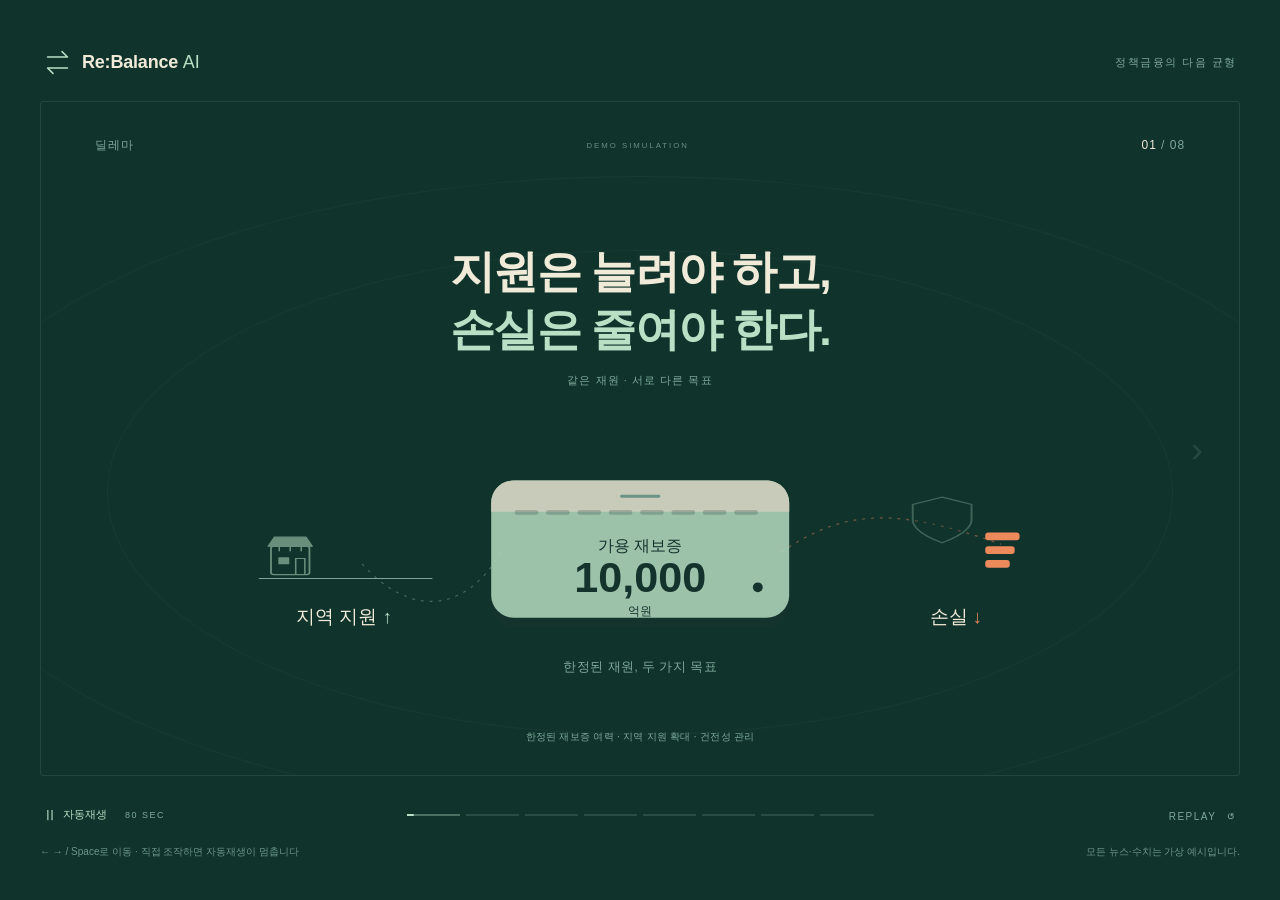
<file: index.html>
<!doctype html>
<html lang="ko">
  <head>
    <meta charset="utf-8">
    <meta name="viewport" content="width=device-width, initial-scale=1">
    <meta name="theme-color" content="#10332C">
    <meta name="description" content="Re:Balance AI — 지역경제 신호를 정책금융의 선택지로. 80초 인터랙티브 모션그래픽 데모.">
    <title>Re:Balance AI · 정책금융을 설계하는 AI</title>
    <link rel="icon" href="data:image/svg+xml,%3Csvg xmlns='http://www.w3.org/2000/svg' viewBox='0 0 64 64'%3E%3Crect width='64' height='64' rx='16' fill='%2310332C'/%3E%3Cpath d='M17 24h30l-9-9M47 40H17l9 9' stroke='%23B9DFC4' stroke-width='5' fill='none'/%3E%3C/svg%3E">
    <!-- REBALANCE:STYLES:START -->
    <style>
:root {
  color-scheme: dark;
  --background: #10332c;
  --mint: #b9dfc4;
  --cream: #f0ebd8;
  --muted: #7fa99a;
  --gold: #e3c26b;
  --risk: #ed8a5c;
  --dark: #15332d;
  --ease: cubic-bezier(.22, 1, .36, 1);
  --duration: 800ms;
  font-family: Pretendard, "Apple SD Gothic Neo", "Noto Sans KR", Arial, sans-serif;
}

* { box-sizing: border-box; }
body { margin: 0; background: var(--background); color: var(--cream); }
button, a { -webkit-tap-highlight-color: transparent; }
button { font: inherit; color: inherit; background: none; border: 0; cursor: pointer; }
a { color: inherit; text-decoration: none; }
button:focus-visible, a:focus-visible { outline: 2px solid var(--gold); outline-offset: 5px; border-radius: 4px; }
button:disabled { cursor: default; }
.svg-library { position: absolute; width: 0; height: 0; overflow: hidden; }
.sr-only { position: absolute; width: 1px; height: 1px; overflow: hidden; clip-path: inset(50%); white-space: nowrap; }
.icon { width: 24px; height: 24px; fill: none; stroke: currentColor; stroke-width: 1.7; stroke-linecap: round; stroke-linejoin: round; }
.experience { width: min(1440px, calc(100% - 80px)); margin: 0 auto; padding: 28px 0 20px; min-height: 100svh; display: flex; flex-direction: column; justify-content: center; }
.masthead { display: flex; align-items: center; justify-content: space-between; padding: 0 3px 24px; }
.wordmark { display: inline-flex; align-items: center; gap: 10px; font-size: 18px; font-weight: 700; letter-spacing: -.2px; }
.brand-icon { color: var(--mint); width: 29px; height: 29px; }
.wordmark-ai { font-weight: 400; color: var(--mint); }
.masthead-note { font-size: 11px; color: var(--muted); letter-spacing: 1.5px; }
.stage { position: relative; width: 100%; aspect-ratio: 16 / 9; isolation: isolate; overflow: hidden; container-type: inline-size; border: 1px solid rgb(127 169 154 / .17); border-radius: 3px; }
.orbit { position: absolute; border: 1px solid rgb(127 169 154 / .065); border-radius: 50%; pointer-events: none; z-index: -1; }
.orbit-one { width: 89%; height: 72%; left: 5.5%; top: 22%; }
.orbit-two { width: 119%; height: 95%; left: -9.5%; top: 11%; }
.stage-meta { position: absolute; top: 5.2%; left: 4.5%; right: 4.5%; display: flex; align-items: center; justify-content: space-between; color: var(--muted); font-size: clamp(9px, 1cqw, 15px); z-index: 3; }
#chapter { letter-spacing: 1px; }
#scene-number { color: var(--cream); font-variant-numeric: tabular-nums; letter-spacing: 1px; }
.total { color: var(--muted); }
.simulation-label { font-size: clamp(7px, .65cqw, 10px); letter-spacing: 2px; opacity: .8; }
.scene-host { position: absolute; inset: 0; }
.scene { position: absolute; inset: 0; display: flex; align-items: center; flex-direction: column; padding: 11.8% 9% 8%; opacity: 1; }
.scene.is-entering { animation: scene-enter var(--duration) var(--ease) both; }
.scene.is-leaving { animation: scene-leave var(--duration) var(--ease) both; pointer-events: none; }
.scene-title { margin: 0; flex: none; text-align: center; font-weight: 750; font-size: clamp(18px, 3.75cqw, 54px); letter-spacing: -.035em; line-height: 1.28; }
.scene-title .accent { color: var(--mint); }
.scene-kicker { margin: 1.3cqw 0 0; font-size: clamp(9px, .9cqw, 13px); letter-spacing: .1em; color: var(--muted); }
.scene-art { position: relative; flex: 1; min-height: 0; width: 100%; margin-top: 2cqw; display: flex; align-items: center; justify-content: center; }
.stage-subtitle { position: absolute; bottom: 4.5%; left: 9%; right: 9%; margin: 0; color: var(--muted); text-align: center; font-size: clamp(8px, .85cqw, 12px); letter-spacing: .025em; line-height: 1.5; z-index: 3; pointer-events: none; }
.edge-nav { position: absolute; top: 16%; bottom: 13%; width: 7%; z-index: 4; font-size: clamp(24px, 3cqw, 38px); color: var(--muted); transition: color 300ms, background 300ms; }
.edge-prev { left: 0; }
.edge-next { right: 0; }
.edge-nav span { opacity: .2; transition: opacity 300ms; }
.edge-nav:not(:disabled):hover span, .edge-nav:focus-visible span { opacity: 1; }
.edge-nav:disabled span { opacity: 0; }
.edge-nav:focus-visible { outline-offset: -6px; }
.transport { display: grid; grid-template-columns: 1fr 1.4fr 1fr; gap: 30px; align-items: center; padding: 21px 3px 12px; }
.playback { display: flex; align-items: center; gap: 18px; }
.play-toggle { display: inline-flex; gap: 9px; align-items: center; font-size: 11px; color: var(--mint); padding: 8px 0; white-space: nowrap; }
#play-icon { width: 11px; font-size: 14px; line-height: 1; }
#runtime { font-size: 9px; color: var(--muted); letter-spacing: 1.5px; white-space: nowrap; }
.timeline { display: flex; gap: 6px; width: 100%; }
.timeline-button { position: relative; flex: 1; height: 30px; padding: 12px 0; }
.timeline-track { display: block; height: 2px; background: rgb(127 169 154 / .22); overflow: hidden; }
.timeline-fill { display: block; height: 100%; background: var(--mint); transform: scaleX(0); transform-origin: left; }
.timeline-button.is-complete .timeline-fill { transform: scaleX(1); background: var(--muted); }
.timeline-button[aria-current="step"] .timeline-track { background: rgb(185 223 196 / .35); }
.timeline-button:hover .timeline-track { background: var(--muted); }
.replay { justify-self: end; font-size: 10px; letter-spacing: 1.5px; color: var(--muted); padding: 9px 0 9px 9px; }
.replay span { margin-left: 7px; font-size: 15px; }
.replay:hover { color: var(--cream); }
.experience-notes { display: flex; align-items: center; justify-content: space-between; gap: 15px; color: var(--muted); font-size: 10px; line-height: 1.6; opacity: .85; }
.experience-notes p { margin: 0; }
.mobile-hint { display: none; }
.mobile-transcript { display: none; }
.noscript { text-align: center; }

/* Shared graphic language: flat pools, paper, restrained dotted paths. */
.reveal { opacity: 0; animation: reveal 750ms var(--ease) var(--delay, 0ms) both; }
.check { display: inline-flex; color: var(--mint); }
.check .icon { width: 1.4cqw; height: 1.4cqw; }
.connector { width: 7cqw; height: 1px; border-top: 1px dashed var(--muted); opacity: .55; position: relative; flex: none; }
.connector::after { content: ""; position: absolute; right: 0; top: -2.5px; width: 4px; height: 4px; border-radius: 50%; background: var(--mint); animation: travel 2.6s var(--ease) infinite; }
.pool { position: relative; width: 23cqw; flex: none; }
.pool-shape { width: 100%; height: auto; display: block; overflow: visible; }
.pool-copy { position: absolute; top: 40%; left: 0; right: 0; color: var(--dark); text-align: center; }
.pool-label { font-size: 1cqw; font-weight: 500; }
.pool-value { font-size: 3.25cqw; font-weight: 700; line-height: 1.2; font-variant-numeric: tabular-nums; letter-spacing: -.02em; margin-top: .45cqw; }
.pool-unit { font-size: .9cqw; margin-left: .35cqw; font-weight: 500; }
.paper { width: 19cqw; background: var(--cream); color: var(--dark); padding: 1.65cqw 1.8cqw; position: relative; border-radius: 2px 2px 2px 10px; flex: none; }
.paper::before { content: ""; position: absolute; top: 0; right: 0; width: 1.6cqw; height: 1.6cqw; background: var(--mint); clip-path: polygon(0 0, 0 100%, 100% 100%); }
.paper-heading { display: flex; align-items: center; gap: .6cqw; font-size: .65cqw; letter-spacing: .1em; color: var(--background); opacity: .8; }
.paper-heading .icon { width: 1.4cqw; height: 1.4cqw; }
.paper p { font-size: 1.35cqw; font-weight: 600; line-height: 1.65; margin: 1.2cqw 0 .9cqw; }
.paper-ruling { display: block; width: 72%; height: 1px; background: rgb(127 169 154 / .35); margin-top: .55cqw; }
.paper-ruling.short { width: 44%; }
.micro-label { font-size: .7cqw; letter-spacing: .13em; color: var(--muted); }

/* 01 — finite resources between two goals. */
.dilemma-art { gap: 4.7cqw; margin-top: 1cqw; }
.goal { text-align: center; color: var(--mint); width: 12cqw; }
.goal .icon { width: 3.5cqw; height: 3.5cqw; }
.goal p { font-size: 1.1cqw; color: var(--cream); margin: .8cqw 0 .5cqw; }
.goal .up { font-size: 1.5cqw; color: var(--muted); }
.goal-line { position: absolute; top: 53%; width: 4.5cqw; border-top: 1px dashed rgb(127 169 154 / .5); }
.goal-line.left { left: 20.5%; }
.goal-line.right { right: 20.5%; }
.capacity-note { position: absolute; bottom: -.4cqw; left: 0; width: 100%; text-align: center; font-size: .75cqw; color: var(--muted); }

/* 02 — seventeen symbolic regions, a single local event. */
.signal-art { width: 75cqw; margin-top: 1.2cqw; }
.region-network { position: absolute; inset: 0; width: 100%; height: 100%; overflow: visible; }
.region-node { fill: var(--muted); opacity: .6; }
.region-name { fill: var(--muted); font-size: 12px; text-anchor: middle; font-family: inherit; }
.region-risk { animation: region-risk 900ms var(--ease) 1900ms both; }
.risk-outline { fill: none; stroke: var(--risk); stroke-width: 1; opacity: 0; animation: show-risk 800ms var(--ease) 2100ms both; }
.risk-mark { fill: var(--dark); font-weight: 700; font-size: 14px; text-anchor: middle; opacity: 0; animation: show-risk 600ms var(--ease) 2100ms both; }
.news-small { position: absolute; left: 3cqw; top: .8cqw; width: 19cqw; padding: 1.25cqw 1.5cqw; }
.news-small p { margin: .8cqw 0; font-size: 1.15cqw; }
.event-route { fill: none; stroke: var(--muted); stroke-width: 1; stroke-dasharray: 3 5; opacity: .7; }
.event-trace { fill: none; stroke: var(--mint); stroke-width: 2; stroke-dasharray: 260; stroke-dashoffset: 260; animation: draw-route 1800ms var(--ease) 900ms both; }
.industry-effects { position: absolute; right: 4cqw; top: 3.5cqw; display: flex; flex-direction: column; gap: .75cqw; font-size: 1cqw; color: var(--cream); }
.industry-effects span::before { content: ""; display: inline-block; width: 2cqw; border-top: 1px dashed var(--muted); vertical-align: middle; margin-right: .8cqw; }
.industry-effects b { font-weight: 500; color: var(--risk); margin-left: .5cqw; }

/* 03 + 05 — a document becomes inspectable, structured conditions. */
.extraction-art { gap: 3cqw; }
.event-fields { margin: 0; width: 27cqw; }
.event-field { display: flex; align-items: center; justify-content: space-between; gap: 1cqw; padding: .53cqw 0; border-bottom: 1px solid rgb(127 169 154 / .14); font-size: 1.05cqw; }
.event-field dt { color: var(--muted); font-size: .9cqw; }
.event-field dd { margin: 0; display: flex; gap: .8cqw; align-items: center; }
.risk-value { color: var(--risk); }
.event-field:last-child { border-bottom: 0; }
.extraction-art .micro-label { position: absolute; bottom: -1cqw; right: 5.7cqw; }
.policy-art { gap: 2.4cqw; }
.policy-note { width: 23cqw; }
.policy-note p { font-size: 1.25cqw; line-height: 1.85; }
.policy-note .paper-heading { color: var(--background); }
.compiler { flex: none; display: flex; width: 12cqw; flex-direction: column; align-items: center; gap: .7cqw; }
.compiler-name { color: var(--mint); font-size: .9cqw; white-space: nowrap; }
.compiler .connector { width: 10cqw; }
.constraints { width: 27cqw; }
.constraint { display: grid; grid-template-columns: 1fr auto 1.6cqw; align-items: center; gap: .9cqw; padding: .75cqw 0; border-bottom: 1px solid rgb(127 169 154 / .15); font-size: 1cqw; }
.constraint-value { color: var(--mint); font-size: .95cqw; }
.constraint .check { animation: reveal 350ms var(--ease) calc(var(--delay) + 300ms) both; }
.rule-status { margin: 1.1cqw 0 0; color: var(--mint); font-size: .75cqw; letter-spacing: .03em; display: flex; gap: .5cqw; align-items: center; }
.rule-status .icon { width: 1.1cqw; height: 1.1cqw; }

/* 04 — a small forecasting engine and four outputs, no dashboard. */
.forecast-art { flex-direction: column; gap: 1.8cqw; margin-top: 1.5cqw; }
.forecast-inputs { display: flex; align-items: center; justify-content: center; gap: 2.9cqw; }
.input-token { display: flex; flex-direction: column; align-items: center; gap: .4cqw; min-width: 5cqw; font-size: .9cqw; color: var(--muted); }
.input-token .icon { width: 2.4cqw; height: 2.4cqw; color: var(--mint); }
.forecast-engine { position: relative; width: 8cqw; height: 3.5cqw; border: 1px solid rgb(185 223 196 / .5); border-radius: 50%; display: flex; align-items: center; justify-content: center; font-size: .9cqw; color: var(--mint); }
.forecast-engine::before, .forecast-engine::after { content: ""; position: absolute; width: 1px; height: 1.9cqw; left: 50%; background: repeating-linear-gradient(to bottom, var(--muted) 0 2px, transparent 2px 5px); }
.forecast-engine::before { bottom: 100%; }
.forecast-engine::after { top: 100%; }
.forecast-feed { position: absolute; width: 28cqw; height: 1.8cqw; left: 50%; top: -1.8cqw; transform: translateX(-50%); border: 1px dashed rgb(127 169 154 / .4); border-top: 0; border-radius: 0 0 50% 50%; }
.forecast-outputs { width: 100%; display: grid; grid-template-columns: repeat(4, 1fr); gap: 2cqw; text-align: center; }
.forecast-metric { margin: 0; }
.forecast-metric dt { color: var(--muted); font-size: .9cqw; margin-bottom: .7cqw; }
.forecast-metric dd { font-variant-numeric: tabular-nums; margin: 0; color: var(--mint); font-size: 2.9cqw; font-weight: 600; letter-spacing: -.02em; white-space: nowrap; }
.metric-unit { font-size: 1.05cqw; margin-left: .3cqw; color: var(--muted); }
.forecast-metric.loss dd { color: var(--cream); }

/* 06 — allocations shift, three alternatives remain for the human. */
.portfolio-art { flex-direction: column; gap: 1.1cqw; margin-top: 1.1cqw; }
.allocation { display: flex; align-items: center; gap: 2cqw; }
.allocation-pool { width: 12.3cqw; }
.allocation-pool .pool-label { font-size: .65cqw; }
.allocation-pool .pool-value { font-size: 1.8cqw; }
.allocation-pool .pool-unit { font-size: .65cqw; }
.allocation-visual { display: flex; flex-direction: column; gap: .7cqw; }
.allocation-caption { display: flex; align-items: center; justify-content: space-between; font-size: .75cqw; color: var(--muted); gap: 2cqw; }
.scenario-count { color: var(--gold); font-variant-numeric: tabular-nums; }
.allocation-bars { display: flex; gap: .4cqw; height: 4.5cqw; align-items: flex-end; width: 28cqw; }
.allocation-bar { flex: 1; height: var(--initial-height); background: var(--muted); border-radius: 2px 2px 0 0; opacity: .6; transition: height 1200ms var(--ease), background 900ms var(--ease); }
.allocation-bars.is-calculated .allocation-bar { height: var(--target-height); background: var(--mint); opacity: .85; }
.portfolio-options { display: flex; width: 60cqw; justify-content: center; gap: 3cqw; margin-top: .8cqw; }
.portfolio-option { width: 18cqw; padding: 1cqw 0; text-align: center; border-bottom: 1px solid rgb(127 169 154 / .25); transition: border-color 450ms var(--ease), color 450ms var(--ease); }
.portfolio-name { display: flex; justify-content: center; align-items: center; gap: .6cqw; font-size: 1.3cqw; font-weight: 600; }
.selection-mark { font-size: .85cqw; color: var(--mint); opacity: 0; }
.portfolio-option[aria-pressed="true"] { color: var(--mint); border-color: var(--mint); }
.portfolio-option[aria-pressed="true"] .selection-mark { opacity: 1; }
.portfolio-traits { display: flex; flex-direction: column; gap: .5cqw; margin-top: .9cqw; font-size: .9cqw; color: var(--muted); }
.human-choice { margin: .7cqw 0 0; font-size: .85cqw; color: var(--cream); }
.human-choice span { color: var(--muted); margin-right: .6cqw; }

/* 07 — identical pools, one shock, a comparable remaining capacity. */
.stress-scene { padding-top: 10.4%; }
.stress-scene .scene-title { font-size: 3.3cqw; }
.stress-art { display: flex; flex-direction: column; margin-top: 1cqw; gap: .8cqw; }
.shock-event { color: var(--risk); font-size: 1cqw; display: flex; align-items: center; gap: .7cqw; }
.risk-badge { width: 1.4cqw; height: 1.4cqw; border: 1px solid var(--risk); border-radius: 50%; display: inline-flex; align-items: center; justify-content: center; font-size: .85cqw; }
.stress-pools { display: flex; gap: 8cqw; align-items: center; }
.stress-case { text-align: center; }
.stress-case-title { font-size: .95cqw; margin: 0 0 .4cqw; display: flex; align-items: center; gap: .5cqw; justify-content: center; }
.stress-case .pool { width: 18cqw; }
.stress-case .pool-label { font-size: .8cqw; }
.stress-case .pool-value { font-size: 2.5cqw; }
.stress-case .pool-unit { font-size: .75cqw; }
.stress-case.current .pool-value { color: var(--dark); }
.stress-case.current .pool { --mint: #f0ebd8; --cream: #ed8a5c; }
.stress-case.balanced .stress-case-title { color: var(--mint); }
.stress-scenarios { display: flex; gap: .6cqw; }
.stress-button { font-size: .8cqw; padding: .65cqw 1.05cqw; border: 1px solid rgb(127 169 154 / .3); border-radius: 20px; color: var(--muted); transition: background 300ms, color 300ms, border-color 300ms; }
.stress-button[aria-pressed="true"] { color: var(--cream); border-color: var(--gold); }
.stress-principle { text-align: center; margin-top: .4cqw; font-size: 1cqw; line-height: 1.3; }
.stress-principle strong { color: var(--cream); font-size: 1cqw; font-weight: 600; }
.stress-principle p { margin: .55cqw 0 0; color: var(--muted); font-size: .72cqw; line-height: 1.6; }
.stress-principle p span { margin: 0 .6cqw; opacity: .4; }

/* 08 — from measurement to policy design. */
.closing-scene { justify-content: center; padding: 9% 6%; }
.legacy-label { position: absolute; top: 21%; left: 0; right: 0; text-align: center; font-size: 1cqw; line-height: 1.7; color: var(--muted); animation: legacy-out 900ms var(--ease) 1100ms both; }
.legacy-label span { display: block; font-size: .8cqw; }
.closing-title { font-size: 3.6cqw; margin: 0; line-height: 1.4; }
.closing-brand { display: flex; align-items: center; justify-content: center; gap: .9cqw; margin: 2.8cqw 0 .7cqw; font-size: 2.7cqw; font-weight: 600; letter-spacing: -.02em; }
.closing-brand .icon { width: 3cqw; height: 3cqw; color: var(--mint); }
.closing-tagline { margin: 0; color: var(--muted); font-size: .9cqw; letter-spacing: .07em; }
.engine-flow { display: flex; gap: 1.1cqw; align-items: center; justify-content: center; margin-top: 3cqw; color: var(--muted); font-size: .72cqw; letter-spacing: .14em; }
.engine-flow .icon { width: 1cqw; height: 1cqw; }
.closing-choice { font-size: 1cqw; color: var(--cream); margin-top: 2cqw; }
.closing-replay { font-size: .8cqw; color: var(--mint); padding: .7cqw 1cqw; letter-spacing: .13em; }

/* The first three chapters use a continuous SVG story timeline. Coordinates,
   shape changes and word extraction are driven by app.js, including mobile. */
.story-art { margin-top: 1.4cqw; }
.story-svg { display: block; width: 100%; height: 100%; overflow: visible; pointer-events: none; }
.story-svg text { font-family: inherit; }
.story-path { fill: none; stroke: var(--muted); stroke-width: 1.2; stroke-dasharray: 3 6; opacity: .45; }
.story-path-risk { stroke: var(--risk); }
.story-path-return { stroke: var(--mint); opacity: 0; }
.store-roof { fill: var(--mint); stroke: var(--mint); stroke-width: 2; }
.store-body { fill: var(--background); stroke: var(--mint); stroke-width: 2; }
.store-detail { fill: none; stroke: var(--mint); stroke-width: 1.7; stroke-linecap: round; }
.store-window { fill: var(--mint); }
.store-ground { fill: none; stroke: var(--muted); stroke-width: 1; }
.story-store { opacity: 0; }
.story-pool-label { fill: var(--dark); font-size: 16px; text-anchor: middle; }
.story-pool-value { fill: var(--dark); font-size: 44px; font-weight: 700; text-anchor: middle; font-variant-numeric: tabular-nums; }
.story-pool-unit { fill: var(--dark); font-size: 12px; text-anchor: middle; }
.reserve-unit { fill: var(--dark); opacity: .22; }
.story-shield { fill: var(--background); stroke: var(--mint); stroke-width: 2; }
.story-shield-check { fill: none; stroke: var(--mint); stroke-width: 2.5; stroke-linecap: round; stroke-linejoin: round; }
.loss-unit { fill: var(--risk); }
.resource-token { fill: var(--gold); stroke: var(--background); stroke-width: 1.5; opacity: 0; }
.loss-token { fill: var(--risk); opacity: 0; }
.return-token { fill: var(--mint); opacity: 0; }
.story-goal { fill: var(--cream); font-size: 19px; font-weight: 500; text-anchor: middle; }
.story-mint { fill: var(--mint); }
.story-orange { fill: var(--risk); }
.story-caption { fill: var(--muted); font-size: 13px; text-anchor: middle; letter-spacing: .03em; }
.minor-region { fill: var(--muted); opacity: .28; }
.flow-region-dot { fill: var(--muted); transition: fill 900ms var(--ease); }
.flow-region-ring { fill: none; stroke: var(--mint); stroke-width: 1.2; opacity: .18; transition: stroke 900ms var(--ease); }
.flow-region-label { fill: var(--cream); font-size: 23px; text-anchor: middle; }
.flow-risk-mark { fill: var(--dark); font-size: 19px; font-weight: 700; text-anchor: middle; opacity: 0; }
.region-flow-trace { fill: none; stroke: var(--mint); stroke-width: 1.8; stroke-linecap: round; }
.flow-packet { fill: var(--cream); stroke: var(--background); stroke-width: 2; opacity: 0; }
.flow-packet-tail { fill: var(--mint); opacity: 0; }
.industry-label { fill: var(--risk); font-size: 14px; text-anchor: middle; }
.news-sheet { fill: var(--cream); }
.news-fold { fill: var(--mint); }
.news-eyebrow { fill: var(--dark); font-size: 13px; letter-spacing: .02em; }
.news-headline { fill: var(--dark); font-size: 24px; font-weight: 650; }
.news-body { fill: var(--dark); font-size: 15px; }
.news-rule { fill: none; stroke: var(--muted); stroke-width: 1; }
.news-scan { fill: var(--mint); opacity: 0; }
.news-scan-edge { fill: none; stroke: var(--muted); stroke-width: 1.2; opacity: 0; }
.extraction-gate { fill: none; stroke: var(--muted); stroke-width: 1.5; opacity: 0; }
.extraction-gate text { fill: var(--muted); stroke: none; font-size: 12px; text-anchor: middle; }
.risk-record-row { opacity: 0; }
.risk-record-label { fill: var(--muted); font-size: 16px; }
.risk-record-value { fill: var(--cream); font-size: 19px; font-weight: 500; opacity: 0; }
.risk-record-row[data-risk-row="4"] .risk-record-value { font-size: 16px; }
.risk-record-warning { fill: var(--risk); }
.risk-record-rule { fill: none; stroke: var(--muted); stroke-width: .7; opacity: .25; }
.extracted-word { opacity: 0; }
.extracted-word rect { fill: var(--mint); }
.extracted-word text { fill: var(--dark); font-size: 18px; font-weight: 600; }
.extraction-verified { fill: none; stroke: var(--mint); stroke-width: 2; stroke-linecap: round; stroke-linejoin: round; opacity: 0; }
.event-seal { opacity: 0; }
.event-seal circle { fill: none; stroke: var(--mint); stroke-width: 1.5; }
.event-seal path { fill: none; stroke: var(--mint); stroke-width: 2; stroke-linecap: round; stroke-linejoin: round; }
.event-seal text { fill: var(--mint); font-size: 19px; text-anchor: middle; }

@keyframes scene-enter { from { opacity: 0; transform: translateY(10px); } to { opacity: 1; transform: translateY(0); } }
@keyframes scene-leave { to { opacity: 0; transform: translateY(-8px); } }
@keyframes reveal { from { opacity: 0; transform: translateY(12px) scale(.98); } to { opacity: 1; transform: translateY(0) scale(1); } }
@keyframes travel { from { transform: translateX(-6cqw); opacity: 0; } 25% { opacity: 1; } to { transform: translateX(0); opacity: 0; } }
@keyframes region-risk { from { fill: var(--muted); opacity: .6; } to { fill: var(--risk); opacity: 1; } }
@keyframes show-risk { to { opacity: 1; } }
@keyframes draw-route { to { stroke-dashoffset: 0; } }
@keyframes legacy-out { to { opacity: 0; transform: translateX(-20px); } }

@media (max-width: 900px) {
  .experience { width: calc(100% - 40px); padding: 20px 0; }
  .transport { gap: 20px; }
  .playback { gap: 10px; }
  .experience-notes { font-size: 9px; }
}
@media (min-width: 901px) and (min-height: 600px) {
  .experience { width: min(1440px, calc(100% - 80px), calc((100svh - 190px) * 16 / 9)); }
}
@media (max-width: 600px) {
  .experience { width: calc(100% - 24px); padding: 24px 0; }
  .masthead { padding-bottom: 20px; }
  .wordmark { font-size: 16px; gap: 7px; }
  .brand-icon { width: 25px; height: 25px; }
  .masthead-note { font-size: 9px; letter-spacing: .5px; }
  .stage { border-radius: 2px; }
  .stage-meta { top: 5%; font-size: 9px; }
  .simulation-label { font-size: 7px; letter-spacing: .5px; }
  .scene { padding: 11.3% 8% 7%; }
  .scene-title { font-size: 4.5cqw; letter-spacing: -.025em; }
  .scene-kicker { font-size: 2.1cqw; margin-top: 1.1cqw; }
  .stage-subtitle { bottom: 3.7%; left: 7%; right: 7%; font-size: max(8px, 1.9cqw); letter-spacing: 0; }
  .scene-art { margin-top: 1.5cqw; }
  .story-art { margin-top: 1.2cqw; }
  .dilemma-story { margin-top: .5cqw; }
  .story-caption { font-size: 16px; }
  .story-goal { font-size: 23px; }
  .story-pool-label { font-size: 20px; }
  .story-pool-unit { font-size: 16px; }
  .story-pool-value { font-size: 50px; }
  .flow-region-label { font-size: 27px; }
  .news-eyebrow { font-size: 15px; }
  .risk-record-label { font-size: 22px; }
  .risk-record-value { font-size: 23px; }
  .risk-record-row[data-risk-row="4"] .risk-record-value { font-size: 20px; }
  .pool { width: 25cqw; }
  .pool-label { font-size: 2cqw; }
  .pool-value { font-size: 4cqw; margin-top: .3cqw; }
  .pool-unit { font-size: 1.6cqw; }
  .goal { width: 15cqw; }
  .goal p { font-size: 2.1cqw; }
  .goal .icon { width: 5cqw; height: 5cqw; }
  .goal .up { font-size: 2.5cqw; }
  .dilemma-art { gap: 3.5cqw; }
  .capacity-note { font-size: 1.65cqw; bottom: -1.6cqw; }
  .goal-line { width: 3cqw; }
  .paper { width: 23cqw; padding: 1.8cqw; }
  .paper-heading { font-size: 1.5cqw; letter-spacing: .02em; }
  .paper-heading .icon { width: 2.2cqw; height: 2.2cqw; }
  .paper p { font-size: 2.15cqw; margin: 1.2cqw 0; line-height: 1.5; }
  .news-small { width: 25cqw; top: -.5cqw; left: 0; }
  .news-small p { font-size: 2cqw; }
  .region-name { font-size: 16px; }
  .industry-effects { right: 0; top: 1cqw; font-size: 2cqw; gap: .9cqw; }
  .extraction-art { gap: 2cqw; }
  .connector { width: 5cqw; }
  .event-fields { width: 39cqw; }
  .event-field { padding: .2cqw 0; font-size: 1.95cqw; }
  .event-field dt { font-size: 1.85cqw; }
  .check .icon { width: 2cqw; height: 2cqw; }
  .extraction-art .micro-label { font-size: 1.45cqw; bottom: -1.5cqw; right: 3cqw; }
  .forecast-art { gap: 1.4cqw; }
  .input-token { font-size: 2cqw; gap: .5cqw; }
  .input-token .icon { width: 3.4cqw; height: 3.4cqw; }
  .forecast-engine { width: 13cqw; height: 4.5cqw; font-size: 1.85cqw; }
  .forecast-metric dt { font-size: 1.9cqw; margin-bottom: .6cqw; }
  .forecast-metric dd { font-size: 3.9cqw; }
  .metric-unit { font-size: 2cqw; margin-left: .2cqw; }
  .forecast-outputs { gap: .8cqw; }
  .policy-art { gap: 1.5cqw; }
  .policy-note { width: 30cqw; }
  .policy-note p { font-size: 2cqw; }
  .compiler { width: 12cqw; gap: 1.2cqw; }
  .compiler-name { font-size: 1.65cqw; white-space: normal; text-align: center; }
  .compiler .connector { width: 9cqw; }
  .constraints { width: 39cqw; }
  .constraint { grid-template-columns: 1fr auto 2cqw; gap: .5cqw; padding: .75cqw 0; font-size: 1.9cqw; }
  .constraint-value { font-size: 1.75cqw; }
  .rule-status { font-size: 1.7cqw; margin-top: 1.1cqw; }
  .rule-status .icon { width: 2cqw; height: 2cqw; }
  .allocation-pool { width: 18cqw; }
  .allocation-pool .pool-label { font-size: 1.5cqw; }
  .allocation-pool .pool-value { font-size: 2.7cqw; }
  .allocation-pool .pool-unit { font-size: 1.2cqw; }
  .allocation-caption { font-size: 1.65cqw; }
  .allocation-bars { height: 5.5cqw; width: 35cqw; }
  .portfolio-options { width: 77cqw; gap: 2cqw; margin-top: .5cqw; }
  .portfolio-option { width: 24cqw; padding: 1.1cqw 0; }
  .portfolio-name { font-size: 2.35cqw; }
  .selection-mark { font-size: 1.8cqw; }
  .portfolio-traits { font-size: 1.9cqw; gap: .4cqw; margin-top: .6cqw; }
  .human-choice { font-size: 1.9cqw; margin: .6cqw 0 0; }
  .stress-scene { padding-top: 9.5%; padding-bottom: 5%; }
  .stress-scene .scene-title { font-size: 4cqw; }
  .stress-art { gap: .4cqw; margin-top: .7cqw; }
  .shock-event { font-size: 1.95cqw; }
  .risk-badge { width: 2.2cqw; height: 2.2cqw; font-size: 1.7cqw; }
  .stress-case-title { font-size: 1.9cqw; margin-bottom: .3cqw; }
  .stress-case .pool { width: 21cqw; }
  .stress-case .pool-label { font-size: 1.75cqw; }
  .stress-case .pool-value { font-size: 3.5cqw; }
  .stress-case .pool-unit { font-size: 1.5cqw; }
  .stress-pools { gap: 9cqw; }
  .stress-button { font-size: 1.9cqw; padding: 1.05cqw 1.5cqw; }
  .stress-principle { margin-top: .3cqw; font-size: 1.95cqw; line-height: 1.2; }
  .stress-principle strong { font-size: 1.95cqw; }
  .stress-principle p { font-size: 1.55cqw; margin-top: .3cqw; line-height: 1.45; }
  .stress-principle p span { display: none; }
  .stress-principle p .principle-line { display: block; margin: 0; opacity: 1; }
  .closing-title { font-size: 4.1cqw; }
  .legacy-label { font-size: 2.5cqw; }
  .legacy-label span { font-size: 2cqw; }
  .closing-brand { font-size: 4cqw; margin-top: 3cqw; }
  .closing-brand .icon { width: 4.5cqw; height: 4.5cqw; }
  .closing-tagline { font-size: 1.9cqw; letter-spacing: .02em; }
  .engine-flow { font-size: 1.7cqw; gap: 1cqw; letter-spacing: .02em; margin-top: 2.4cqw; }
  .engine-flow .icon { width: 2cqw; height: 2cqw; }
  .closing-choice { font-size: 2.2cqw; margin-top: 2cqw; margin-bottom: .7cqw; }
  .closing-replay { font-size: 2cqw; }
  .transport { grid-template-columns: auto 1fr auto; gap: 14px; padding: 15px 2px 9px; }
  .play-toggle { font-size: 10px; min-height: 44px; }
  #runtime { display: none; }
  .timeline { gap: 4px; }
  .timeline-button { height: 44px; padding: 20px 0; }
  .replay { font-size: 9px; padding-left: 0; min-height: 44px; }
  .replay span { margin-left: 3px; }
  .experience-notes { align-items: flex-start; flex-direction: column; gap: 5px; font-size: 10px; }
  .desktop-hint { display: none; }
  .mobile-hint { display: inline; }
  .mobile-transcript { display: block; color: var(--muted); border-bottom: 1px solid rgb(127 169 154 / .17); margin-top: 12px; font-size: 12px; line-height: 1.7; }
  .mobile-transcript summary { cursor: pointer; display: flex; align-items: center; justify-content: space-between; min-height: 44px; list-style: none; }
  .mobile-transcript summary::-webkit-details-marker { display: none; }
  .mobile-transcript summary span { color: var(--mint); }
  .mobile-transcript summary:focus-visible { outline: 2px solid var(--gold); outline-offset: 2px; }
  .mobile-transcript[open] summary span { transform: rotate(45deg); }
  #transcript-content { color: var(--cream); padding-bottom: 14px; }
  #transcript-content p { margin: 0 0 8px; font-weight: 500; }
  #transcript-content ul { padding: 0; margin: 0; list-style: none; color: var(--muted); }
  #transcript-content li + li { margin-top: 4px; }
}
@media (prefers-reduced-motion: reduce) {
  *, *::before, *::after { animation-duration: 1ms !important; animation-delay: 0ms !important; animation-iteration-count: 1 !important; transition-duration: 1ms !important; }
  .connector::after { display: none; }
}
    </style>
    <!-- REBALANCE:STYLES:END -->
  </head>
  <body>
    <svg class="svg-library" xmlns="http://www.w3.org/2000/svg" aria-hidden="true">
      <defs>
        <symbol id="icon-balance" viewBox="0 0 32 32"><path d="M5 10h22l-6-6M27 22H5l6 6"/></symbol>
        <symbol id="icon-check" viewBox="0 0 24 24"><path d="m5 12 4 4L19 6"/></symbol>
        <symbol id="icon-arrow" viewBox="0 0 24 24"><path d="M5 12h14m-6-6 6 6-6 6"/></symbol>
        <symbol id="icon-bank" viewBox="0 0 48 48"><path d="m8 17 16-9 16 9H8Zm5 6v13m11-13v13m11-13v13M8 40h32"/></symbol>
        <symbol id="icon-shield" viewBox="0 0 48 48"><path d="m24 7 15 6v12c0 9-15 16-15 16S9 34 9 25V13l15-6Z"/><path d="m17 24 5 5 10-11"/></symbol>
        <symbol id="icon-document" viewBox="0 0 48 48"><path d="M12 7h17l8 8v26H12V7Zm17 0v9h8M18 23h13M18 29h13M18 35h7"/></symbol>
        <symbol id="icon-coin" viewBox="0 0 48 48"><circle cx="24" cy="24" r="17"/><path d="M17 20h14m-14 8h14m-7-14v20"/></symbol>
        <symbol id="icon-trend" viewBox="0 0 48 48"><path d="M10 36V12m0 24h29M15 29l9-10 6 5 9-13m-9 0h9v9"/></symbol>
        <symbol id="object-pool" viewBox="0 0 320 170">
          <rect x="8" y="26" width="304" height="140" rx="23" fill="var(--dark)"/>
          <rect x="8" y="16" width="304" height="140" rx="23" fill="var(--mint)"/>
          <path d="M31 16h258c13 0 23 10 23 23v9H8v-9c0-13 10-23 23-23Z" fill="var(--cream)"/>
          <path d="M141 32h38" stroke="var(--muted)" stroke-width="3" stroke-linecap="round"/>
          <circle cx="280" cy="125" r="5" fill="var(--dark)"/>
        </symbol>
      </defs>
    </svg>

    <main class="experience" aria-label="Re:Balance AI 인터랙티브 제품 데모">
      <header class="masthead">
        <a class="wordmark" href="#" id="brand-replay" aria-label="Re:Balance AI 처음부터 재생">
          <svg class="icon brand-icon" aria-hidden="true"><use href="#icon-balance"/></svg>
          <span>Re:Balance <span class="wordmark-ai">AI</span></span>
        </a>
        <span class="masthead-note">정책금융의 다음 균형</span>
      </header>

      <section class="stage" id="stage" aria-label="8개 장면의 모션그래픽" aria-describedby="instructions">
        <div class="orbit orbit-one" aria-hidden="true"></div>
        <div class="orbit orbit-two" aria-hidden="true"></div>
        <div class="stage-meta">
          <span id="chapter">딜레마</span>
          <span class="simulation-label">DEMO SIMULATION</span>
          <span id="scene-number">01 <span class="total">/ 08</span></span>
        </div>
        <div class="scene-host" id="scene-host"></div>
        <button class="edge-nav edge-prev" id="edge-prev" aria-label="이전 장면" disabled><span>‹</span></button>
        <button class="edge-nav edge-next" id="edge-next" aria-label="다음 장면"><span>›</span></button>
        <p class="stage-subtitle" id="stage-subtitle"></p>
      </section>

      <details class="mobile-transcript" id="mobile-transcript">
        <summary>내용 크게 보기 <span aria-hidden="true">＋</span></summary>
        <div id="transcript-content"></div>
      </details>

      <footer class="transport">
        <div class="playback">
          <button class="play-toggle" id="play-toggle" aria-label="자동재생 일시정지" aria-pressed="true"><span id="play-icon" aria-hidden="true">Ⅱ</span><span id="play-label">자동재생</span></button>
          <span id="runtime">80 SEC</span>
        </div>
        <nav class="timeline" id="timeline" aria-label="장면 선택"></nav>
        <button class="replay" id="replay">REPLAY <span aria-hidden="true">↺</span></button>
      </footer>
      <div class="experience-notes">
        <p id="instructions"><span class="desktop-hint">← → / Space로 이동</span><span class="mobile-hint">화면 양쪽을 터치해 이동</span> · 직접 조작하면 자동재생이 멈춥니다</p>
        <p>모든 뉴스·수치는 가상 예시입니다.</p>
      </div>
      <p class="sr-only" id="scene-announcement" role="status" aria-live="polite" aria-atomic="true"></p>
      <noscript><p class="noscript">이 데모를 보려면 브라우저의 JavaScript를 켜 주세요.</p></noscript>
    </main>
    <!-- REBALANCE:SCRIPT:START -->
    <script>
"use strict";

// DEMO VALUE — replace with real analysis result.
// All financial figures, confidence, allocations, news and shocks below are
// fictional, illustrative values. No model, external API or allocation executes.
const DEMO_DATA = {
  availableGuarantee: 10000,
  constrainedGuarantee: 8700,
  news: { region: "군산", event: "생산중단", months: 3, confidence: 93 },
  forecastDemandGrowth: 12.4,
  pd: 5.8,
  expectedLoss: 540,
  recoveryRate: 41,
  scenarios: 12482,
  // Illustrative relative block heights, not measured regional allocations.
  initialAllocation: [38, 51, 43, 65, 48, 80, 58, 45, 71, 52, 41, 60, 85, 48, 62, 44, 56],
  allocations: {
    stable: [45, 54, 63, 50, 61, 65, 57, 62, 48, 53, 68, 60, 50, 56, 61, 53, 58],
    balanced: [60, 47, 68, 56, 74, 52, 65, 49, 62, 76, 55, 71, 46, 67, 58, 73, 64],
    support: [70, 59, 85, 63, 79, 54, 81, 58, 76, 90, 66, 83, 57, 75, 68, 86, 72],
  },
  preShockCapacity: 6900,
  stress: {
    construction: { label: "건설업 +30%", event: "건설업 부실 +30%", current: 3100, stable: 4300, balanced: 4050, support: 3500 },
    rate: { label: "금리 +1.5%p", event: "금리 +1.5%p", current: 4700, stable: 5600, balanced: 5300, support: 4800 },
    sales: { label: "지역매출 −10%", event: "지역매출 −10%", current: 3800, stable: 4900, balanced: 4600, support: 4200 },
  },
};

const PORTFOLIOS = {
  stable: { name: "안정형", comparison: "Re:Balance 안정안", traits: ["예상손실 ↓", "지원규모 ↓"] },
  balanced: { name: "균형형", comparison: "Re:Balance 균형안", traits: ["손실 ↔", "지원 ↔"] },
  support: { name: "지원확대형", comparison: "Re:Balance 지원확대안", traits: ["지원규모 ↑", "위험 ↑"] },
};

// Scene copy and durations are kept together for easy editorial changes.
// 8 × 10 seconds = an 80-second presentation; manual navigation pauses it.
const SCENES = [
  { chapter: "딜레마", title: ["지원은 늘려야 하고,", "손실은 줄여야 한다."], subtitle: "한정된 재보증 여력 · 지역 지원 확대 · 건전성 관리", duration: 10000, render: dilemmaScene },
  { chapter: "경제 신호", title: ["숫자가 움직이기 전에,", "지역은 먼저 움직인다."], subtitle: "Economic Signal Agent · 비정형 정보 → 구조화된 Risk Event", duration: 10000, render: signalScene },
  { chapter: "신호 구조화", title: ["하나의 뉴스가", "하나의 위험 변수로."], subtitle: "LLM Extraction · 뉴스/공시/정책자료 → 지역·업종 Risk Event", duration: 10000, render: extractionScene },
  { chapter: "예측", title: ["위험을 발견했다면,", "다음은 얼마나 커질지를 계산한다."], subtitle: "Forecast Engine · Demand · PD · Expected Loss · Recovery", duration: 10000, render: forecastScene },
  { chapter: "정책 변환", title: ["정책 언어를", "계산 가능한 조건으로."], subtitle: "Policy Compiler · 자연어 정책 목표 → Optimization Constraints", duration: 10000, render: policyScene },
  { chapter: "포트폴리오", title: ["한 개의 정답 대신,", "세 개의 선택지."], subtitle: "Portfolio Optimizer · 정책효과 · 예상손실 · 집중위험 · 재보증 여력", duration: 10000, render: portfolioScene },
  { chapter: "스트레스 테스트", title: ["그 결정,", "충격이 와도 버틸까?"], subtitle: "Stress Engine · 구조적 위험과 일시적 외부충격을 구분", duration: 10000, render: stressScene },
  { chapter: "Re:Balance", title: ["위험을 측정하는 AI에서", "정책금융을 설계하는 AI로."], subtitle: "신용보증재단중앙회 · 재보증·리스크관리 담당자를 위한 의사결정 지원", duration: 10000, render: closingScene },
];

const motionQuery = window.matchMedia("(prefers-reduced-motion: reduce)");
const state = {
  index: 0,
  autoplay: !motionQuery.matches,
  elapsed: 0,
  lastTick: 0,
  version: 0,
  reducedMotion: motionQuery.matches,
  portfolio: "balanced",
  stress: "construction",
};

const elements = {
  stage: document.getElementById("stage"),
  host: document.getElementById("scene-host"),
  chapter: document.getElementById("chapter"),
  number: document.getElementById("scene-number"),
  subtitle: document.getElementById("stage-subtitle"),
  announcement: document.getElementById("scene-announcement"),
  prev: document.getElementById("edge-prev"),
  next: document.getElementById("edge-next"),
  timeline: document.getElementById("timeline"),
  toggle: document.getElementById("play-toggle"),
  playIcon: document.getElementById("play-icon"),
  playLabel: document.getElementById("play-label"),
};
const formatter = new Intl.NumberFormat("ko-KR");
const sceneTimers = new Set();
const numberAnimations = new Map();
let storyMotion = null;

function icon(name, className = "") {
  return `<svg class="icon ${className}" aria-hidden="true"><use href="#icon-${name}"/></svg>`;
}

function titleMarkup(scene) {
  return `<h1 class="scene-title reveal" style="--delay:180ms">${scene.title[0]}<br><span class="accent">${scene.title[1]}</span></h1>`;
}

function poolMarkup(id, value, label = "가용 재보증", className = "") {
  return `<div class="pool ${className}" role="group" aria-label="${label}">
    <svg class="pool-shape" viewBox="0 0 320 170" aria-hidden="true"><use href="#object-pool"/></svg>
    <div class="pool-copy"><div class="pool-label">${label}</div><div class="pool-value"><span id="${id}" data-value="${value}">${formatter.format(value)}</span><span class="pool-unit">억원</span></div></div>
  </div>`;
}

function newsMarkup(className = "") {
  return `<div class="paper ${className}"><div class="paper-heading">${icon("document")}<span>지역 경제 신호 · 가상 뉴스</span></div><p>${DEMO_DATA.news.region} 주요 제조사업장<br>${DEMO_DATA.news.months}개월 생산중단</p><span class="paper-ruling"></span><span class="paper-ruling short"></span></div>`;
}

function dilemmaScene(scene) {
  return `${titleMarkup(scene)}<p class="scene-kicker reveal" style="--delay:700ms">같은 재원 · 서로 다른 목표</p>
    <div class="scene-art story-art dilemma-story">
      <svg class="story-svg" viewBox="0 0 900 280" role="img" aria-label="한정된 재보증 풀에서 지역 상점으로 재원이 이동하며 지원이 늘어나고, 방패가 손실 흐름을 차단하며 손실 표시가 줄어드는 개념 애니메이션">
        <path class="story-path" data-support-path d="M308 150 C270 215 214 215 166 162"/>
        <path class="story-path story-path-risk" data-loss-path d="M594 150 C660 105 713 105 818 142"/>
        <path class="story-path story-path-return" data-return-path d="M726 140 C709 225 649 229 596 165"/>
        <g class="story-stores" data-store-cluster>
          ${[0, 1, 2].map((i) => `<g transform="translate(${69 + i * 55} 100)"><g data-store="${i}" class="story-store"><path d="M0 24 7 8h34l7 16" class="store-roof"/><rect x="3" y="24" width="42" height="49" rx="3" class="store-body"/><path d="M0 24h48M12 24v8m12-8v8m12-8v8" class="store-detail"/><rect x="11" y="43" width="12" height="12" rx="1" class="store-window"/><path d="M30 73V45h10v28" class="store-detail"/></g></g>`).join("")}
          <path d="M61 177h177" class="store-ground"/>
        </g>
        <g data-pool-graphic>
          <use href="#object-pool" x="290" y="61" width="320" height="170"/>
          <text class="story-pool-label" x="450" y="149">가용 재보증</text>
          <text class="story-pool-value" x="450" y="191" id="capacity" data-value="${DEMO_DATA.availableGuarantee}">${formatter.format(DEMO_DATA.availableGuarantee)}</text>
          <text class="story-pool-unit" x="450" y="214">억원</text>
          <g data-reserve-fill>${Array.from({ length: 8 }, (_, i) => `<rect x="${322 + i * 32}" y="107" width="24" height="5" rx="2" class="reserve-unit"/>`).join("")}</g>
        </g>
        <g transform="translate(758 94)"><g data-protection-shield><path d="m0 0 30 12v26c0 21-30 37-30 37S-30 59-30 38V12L0 0Z" class="story-shield"/><path d="m-12 35 10 10 17-22" class="story-shield-check"/></g></g>
        <g data-loss-stack>${[0, 1, 2].map(i => `<rect x="802" y="${130 + i * 14}" width="${35 - i * 5}" height="8" rx="3" class="loss-unit" data-loss-unit="${i}"/>`).join("")}</g>
        ${[0, 1, 2].map(i => `<circle r="7" class="resource-token" data-resource-token="${i}"/>`).join("")}
        ${[0, 1].map(i => `<circle r="5" class="loss-token" data-loss-token="${i}"/>`).join("")}
        <circle r="5" class="return-token" data-return-token/>
        <text class="story-goal" x="148" y="222">지역 지원 <tspan class="story-mint">↑</tspan></text>
        <text class="story-goal" x="772" y="222">손실 <tspan class="story-orange">↓</tspan></text>
        <text class="story-caption" x="450" y="271" data-motion-caption>한정된 재원, 두 가지 목표</text>
      </svg>
    </div>`;
}

function signalScene(scene) {
  const regions = [["서울", 90, 169], ["경기", 260, 125], ["전북", 450, 165], ["충남", 640, 125], ["부산", 810, 169]];
  const route = "M90 169 C135 169 194 125 260 125 S384 165 450 165 S574 125 640 125 S765 169 810 169";
  return `${titleMarkup(scene)}<div class="scene-art story-art signal-story">
    <svg class="story-svg" viewBox="0 0 900 300" role="img" aria-label="서울, 경기, 전북, 충남, 부산을 따라 신호가 부드럽게 이동하는 지역 순차 탐색. 전북의 가상 뉴스가 제조·운송·음식·숙박 위험 신호로 연결됩니다. 지역 간 실제 전염 경로를 뜻하지 않는 개념도입니다.">
      <path class="story-path region-flow-base" d="${route}"/>
      <path class="region-flow-trace" data-region-path d="${route}"/>
      ${Array.from({ length: 12 }, (_, i) => `<circle class="minor-region" cx="${108 + i * 61}" cy="${211 + Math.sin(i / 11 * Math.PI) * 25}" r="3"/>`).join("")}
      ${regions.map(([name, x, y], i) => `<g class="flow-region" data-region="${i}" transform="translate(${x} ${y})"><circle class="flow-region-ring" r="18"/><circle class="flow-region-dot" r="8"/><text class="flow-region-label" y="39">${name}</text>${i === 2 ? '<text class="flow-risk-mark" y="6">!</text>' : ""}</g>`).join("")}
      <g data-regional-news transform="translate(345 3) scale(.62)">${storyNewsMarkup()}</g>
      <path class="story-path" data-news-route d="M450 141 C450 146 450 151 450 156"/>
      <circle r="4" class="loss-token" data-news-signal/>
      ${[0, 1, 2].map(i => `<g data-industry="${i}"><path class="story-path industry-branch" data-industry-path="${i}" d="M465 172 Q${522 + i * 48} 214 ${585 + i * 87} 241"/><circle class="loss-token" data-industry-token="${i}" r="3"/><text class="industry-label" x="${575 + i * 99}" y="268">${["제조업 ↑", "운송업 ↑", "음식·숙박 ↑"][i]}</text></g>`).join("")}
      <circle class="flow-packet" r="7" data-flow-packet/>
      <circle class="flow-packet-tail" r="3" data-flow-tail/>
      <text class="story-caption" x="450" y="297" data-motion-caption>17개 지역의 경제 신호를 순차 탐색</text>
    </svg>
  </div>`;
}

function storyNewsMarkup() {
  return `<path class="news-sheet" data-news-sheet d="M0 0H313L340 27V215Q340 228 327 228H13Q0 228 0 215Z"/>
    <path class="news-fold" d="M313 0v27h27"/>
    <g data-news-copy>
      <text class="news-eyebrow" x="26" y="33">지역 경제 신호 · 가상 뉴스</text>
      <text class="news-headline" x="26" y="82"><tspan data-keyword="region">${DEMO_DATA.news.region}</tspan><tspan dx="9">주요 제조사업장</tspan></text>
      <text class="news-headline" x="26" y="119"><tspan data-keyword="duration">${DEMO_DATA.news.months}개월</tspan><tspan dx="15" data-keyword="event">${DEMO_DATA.news.event}</tspan></text>
      <text class="news-body" x="26" y="158"><tspan data-keyword="direct">제조업</tspan><tspan dx="7">현장 변화</tspan></text>
      <text class="news-body" x="26" y="184"><tspan data-keyword="secondary">운송 · 음식 · 숙박</tspan><tspan dx="7">영향</tspan></text>
      <path class="news-rule" d="M26 204h180"/>
    </g>`;
}

function extractionScene(scene) {
  const fields = [
    ["지역", DEMO_DATA.news.region], ["Event", DEMO_DATA.news.event], ["지속기간", `${DEMO_DATA.news.months}개월`],
    ["직접 영향", "제조업"], ["2차 영향", "운송 · 음식 · 숙박"], ["Risk", '<span class="risk-value">↑ 위험 신호</span>'],
    ["Confidence", `${DEMO_DATA.news.confidence}%`],
  ];
  const keywords = [
    { key: "region", value: DEMO_DATA.news.region, from: [123, 103], to: [757, 55], width: 67, row: 0 },
    { key: "event", value: DEMO_DATA.news.event, from: [214, 140], to: [766, 85], width: 99, row: 1 },
    { key: "duration", value: `${DEMO_DATA.news.months}개월`, from: [123, 140], to: [757, 115], width: 67, row: 2 },
    { key: "direct", value: "제조업", from: [118, 179], to: [757, 145], width: 77, row: 3 },
    { key: "secondary", value: "운송 · 음식 · 숙박", from: [172, 205], to: [790, 175], width: 152, row: 4 },
  ];
  return `${titleMarkup(scene)}<div class="scene-art story-art extraction-story">
    <svg class="story-svg" viewBox="0 0 900 300" role="img" aria-label="가상 뉴스의 군산, 생산중단, 3개월, 제조업, 2차 영향 문구를 스캔하고 추출합니다. 문구가 뉴스에서 분리되어 지역, Event, 지속기간, 영향 변수로 이동하며 Risk Event로 변환됩니다.">
      <g data-extraction-document transform="translate(280 21)">
        ${storyNewsMarkup()}
        <rect class="news-scan" data-news-scan x="13" y="51" width="314" height="32" rx="3"/>
        <path class="news-scan-edge" data-news-scan-edge d="M13 51h314"/>
      </g>
      <path class="story-path extraction-path" data-extraction-path d="M410 145H558"/>
      <g class="extraction-gate" data-extraction-gate transform="translate(469 129)"><path d="M-20-20h-7v54h7m40-54h7v54h-7"/><path d="M-12 0h24m-12-12v24"/><text y="57">LLM Extraction</text></g>
      <g data-risk-record>
        ${fields.map(([label, value], i) => `<g class="risk-record-row" data-risk-row="${i}" transform="translate(577 ${55 + i * 30})"><text class="risk-record-label">${label}</text><text class="risk-record-value ${i === 5 ? "risk-record-warning" : ""}" x="${i === 4 ? 122 : 147}" data-risk-value="${i}">${value.replace(/<[^>]*>/g, "")}</text>${i < 6 ? '<path class="risk-record-rule" d="M0 13h288"/>' : ""}</g>`).join("")}
        <path class="extraction-verified" data-extraction-check d="m819 232 7 7 15-17"/>
      </g>
      ${keywords.map(item => `<g class="extracted-word" data-extracted-word="${item.key}" data-from="${item.from.join(",")}" data-to="${item.to.join(",")}" data-row="${item.row}"><rect x="${-item.width / 2}" y="-17" width="${item.width}" height="31" rx="4"/><text text-anchor="middle" y="5">${item.value}</text></g>`).join("")}
      <g class="event-seal" data-event-seal transform="translate(244 133)"><circle r="37"/><path d="m-13 0 9 9 18-22"/><text y="65">Risk Event</text></g>
      <text class="story-caption" x="450" y="292" data-motion-caption>한 장의 뉴스에서 출발합니다.</text>
    </svg>
  </div>`;
}

function forecastScene(scene) {
  const inputs = [["카드매출", "coin"], ["보증", "document"], ["재보증", "bank"], ["폐업", "document"], ["금리", "trend"]];
  const outputs = [
    ["3개월 보증수요", "demand", "%", ""], ["예상 PD", "pd", "%", ""],
    ["예상손실", "loss", "억원", "loss"], ["예상 회수율", "recovery", "%", ""],
  ];
  return `${titleMarkup(scene)}<div class="scene-art forecast-art">
    <div class="forecast-inputs">${inputs.map(([label, name], i) => `<div class="input-token reveal" style="--delay:${600 + i * 170}ms">${icon(name)}<span>${label}</span></div>`).join("")}</div>
    <div class="forecast-engine reveal" style="--delay:1400ms"><div class="forecast-feed" aria-hidden="true"></div>Forecast</div>
    <div class="forecast-outputs">${outputs.map(([label, id, unit, className], i) => `<dl class="forecast-metric ${className} reveal" style="--delay:${2100 + i * 250}ms"><dt>${label}</dt><dd><span id="forecast-${id}" data-value="0">${id === "demand" ? "+0.0" : "0"}</span><span class="metric-unit">${unit}</span></dd></dl>`).join("")}</div>
  </div>`;
}

function policyScene(scene) {
  const constraints = [["비수도권 지원", "≥ 정책 목표"], ["Expected Loss", "≤ 기준안"], ["건설업 Exposure", "≤ 집중 한도"], ["중저신용 지원", "≥ 기존 수준"], ["총 재보증", "≤ 가용 여력"]];
  return `${titleMarkup(scene)}<div class="scene-art policy-art">
    <div class="paper policy-note reveal" style="--delay:650ms"><div class="paper-heading">${icon("document")}<span>담당자의 정책 목표</span></div><p>“비수도권 지원은 확대하되<br>예상손실은 증가시키지 않고,<br>건설업 편중은 낮춰줘.”</p><span class="paper-ruling"></span><span class="paper-ruling short"></span></div>
    <div class="compiler reveal" style="--delay:1050ms"><span class="compiler-name">Policy Compiler</span><span class="connector" aria-hidden="true"></span></div>
    <div class="constraints">${constraints.map(([label, value], i) => `<div class="constraint reveal" style="--delay:${1450 + i * 300}ms"><span>${label}</span><span class="constraint-value">${value}</span><span class="check">${icon("check")}</span></div>`).join("")}
      <p class="rule-status reveal" style="--delay:3400ms">${icon("check")} Rule validation passed</p>
    </div>
  </div>`;
}

function portfolioScene(scene) {
  return `${titleMarkup(scene)}<div class="scene-art portfolio-art">
    <div class="allocation reveal" style="--delay:700ms">
      ${poolMarkup("portfolio-capacity", DEMO_DATA.availableGuarantee, "총 재보증 여력", "allocation-pool")}
      <div class="allocation-visual"><div class="allocation-caption"><span>17개 지역</span><span class="scenario-count"><span id="scenario-count" data-value="0">0</span> scenarios</span></div>
        <div class="allocation-bars" id="allocation-bars" role="img" aria-label="17개 지역의 예시 배분 비중이 바뀌는 모습">${DEMO_DATA.initialAllocation.map((value, i) => `<span class="allocation-bar" style="--initial-height:${value}%;--target-height:${DEMO_DATA.allocations[state.portfolio][i]}%"></span>`).join("")}</div>
      </div>
    </div>
    <div class="portfolio-options" role="group" aria-label="담당자가 비교할 포트폴리오 선택지">
      ${Object.entries(PORTFOLIOS).map(([key, option], i) => `<button class="portfolio-option reveal" data-portfolio="${key}" aria-pressed="${state.portfolio === key}" style="--delay:${2900 + i * 250}ms"><span class="portfolio-name">${option.name}<span class="selection-mark" aria-hidden="true">✓</span></span><span class="portfolio-traits">${option.traits.map(trait => `<span>${trait}</span>`).join("")}</span></button>`).join("")}
    </div>
    <p class="human-choice reveal" style="--delay:3900ms"><span>대안을 눌러 비교하세요.</span> 최종 선택: 담당자</p>
  </div>`;
}

function stressScene(scene) {
  return `${titleMarkup(scene)}<div class="scene-art stress-art">
    <div class="shock-event reveal" style="--delay:700ms"><span class="risk-badge" aria-hidden="true">!</span><span id="shock-event">${DEMO_DATA.stress[state.stress].event}</span></div>
    <div class="stress-pools">
      <div class="stress-case current reveal" style="--delay:1000ms"><p class="stress-case-title">현재 계획</p>${poolMarkup("stress-current", DEMO_DATA.preShockCapacity, "가용 여력")}</div>
      <div class="stress-case balanced reveal" style="--delay:1250ms"><p class="stress-case-title"><span id="comparison-label">${PORTFOLIOS[state.portfolio].comparison}</span><span class="check">${icon("check")}</span></p>${poolMarkup("stress-proposal", DEMO_DATA.preShockCapacity, "가용 여력")}</div>
    </div>
    <div class="stress-scenarios reveal" style="--delay:2400ms" role="group" aria-label="스트레스 시나리오 선택">
      ${["rate", "construction", "sales"].map(key => `<button class="stress-button" data-stress="${key}" aria-pressed="${state.stress === key}">${DEMO_DATA.stress[key].label}</button>`).join("")}
    </div>
    <div class="stress-principle reveal" style="--delay:3100ms"><strong>위험 상승 ≠ 지원 축소</strong><p><span class="principle-line">구조적 악화 → 한도 조정 검토</span><span aria-hidden="true">·</span><span class="principle-line">일시적 외부충격 → 지원 유지·확대 가능</span></p></div>
  </div>`;
}

function closingScene(scene) {
  const flow = ["SIGNAL", "FORECAST", "POLICY", "OPTIMIZE", "STRESS"];
  return `<div class="legacy-label"><span>기존</span>Risk Measurement</div>
    <h1 class="scene-title closing-title reveal" style="--delay:1700ms">${scene.title[0]}<br><span class="accent">${scene.title[1]}</span></h1>
    <div class="closing-brand reveal" style="--delay:2400ms">${icon("balance")}<span>Re:Balance AI</span></div>
    <p class="closing-tagline reveal" style="--delay:2700ms">AI-powered Policy Portfolio Engine</p>
    <div class="engine-flow reveal" style="--delay:3200ms">${flow.map((name, i) => `${i ? icon("arrow") : ""}<span>${name}</span>`).join("")}</div>
    <p class="closing-choice reveal" style="--delay:3800ms">최종 의사결정은 사람에게.</p>
    <button class="closing-replay reveal" data-replay style="--delay:4200ms">REPLAY ↺</button>`;
}

function schedule(callback, delay) {
  if (state.reducedMotion) { callback(); return; }
  const version = state.version;
  const timer = window.setTimeout(() => {
    sceneTimers.delete(timer);
    if (version === state.version) callback();
  }, delay);
  sceneTimers.add(timer);
}

function clearSceneWork() {
  storyMotion = null;
  sceneTimers.forEach(timer => clearTimeout(timer));
  sceneTimers.clear();
  numberAnimations.forEach(animation => cancelAnimationFrame(animation.frame));
  numberAnimations.clear();
}

function animateNumber(id, target, options = {}) {
  const element = document.getElementById(id);
  if (!element) return;
  const previous = numberAnimations.get(id);
  if (previous) cancelAnimationFrame(previous.frame);
  const from = Number(element.dataset.value || 0);
  const { decimals = 0, prefix = "", duration = 1500 } = options;
  const start = performance.now();
  const version = state.version;
  const animation = { frame: 0 };
  const format = value => prefix + (decimals ? value.toFixed(decimals) : formatter.format(Math.round(value)));
  const finish = value => { element.dataset.value = String(value); element.textContent = format(value); };
  if (state.reducedMotion) { finish(target); return; }
  function frame(now) {
    if (version !== state.version || !element.isConnected) { numberAnimations.delete(id); return; }
    const t = Math.min((now - start) / duration, 1);
    const eased = 1 - Math.pow(1 - t, 3);
    finish(from + (target - from) * eased);
    if (t < 1) animation.frame = requestAnimationFrame(frame);
    else { finish(target); numberAnimations.delete(id); }
  }
  numberAnimations.set(id, animation);
  animation.frame = requestAnimationFrame(frame);
}

// Continuous motion explains the idea: funds actually travel, regional signals
// follow a curve, and words leave a document and become typed risk variables.
// This timeline is independent of automatic scene navigation. Manual navigation
// stops autoplay but allows the selected scene's explanation to finish.
function unit(value) { return Math.max(0, Math.min(1, value)); }
function progress(time, start, end) {
  const p = unit((time - start) / (end - start));
  return p * p * (3 - 2 * p);
}
function mix(from, to, p) { return from + (to - from) * p; }
function opacity(element, value) { if (element) element.style.opacity = String(unit(value)); }
function pathSampler(path) {
  const length = path.getTotalLength();
  return p => path.getPointAtLength(length * unit(p));
}
function placeToken(token, point, visibility) {
  token.setAttribute("cx", point.x);
  token.setAttribute("cy", point.y);
  opacity(token, visibility);
}
function tokenVisibility(p) { return progress(p, 0, .14) * (1 - progress(p, .82, 1)); }
function caption(root, text) {
  const element = root.querySelector("[data-motion-caption]");
  if (element.textContent !== text) element.textContent = text;
}

function createDilemmaMotion(root) {
  const supportPath = pathSampler(root.querySelector("[data-support-path]"));
  const lossPath = pathSampler(root.querySelector("[data-loss-path]"));
  const returnPath = pathSampler(root.querySelector("[data-return-path]"));
  const stores = [...root.querySelectorAll("[data-store]")];
  const resources = [...root.querySelectorAll("[data-resource-token]")];
  const losses = [...root.querySelectorAll("[data-loss-token]")];
  const reserve = [...root.querySelectorAll(".reserve-unit")];
  const lossUnits = [...root.querySelectorAll("[data-loss-unit]")];
  const pool = root.querySelector("[data-pool-graphic]");
  const shield = root.querySelector("[data-protection-shield]");
  const shieldCheck = root.querySelector(".story-shield-check");
  const returnToken = root.querySelector("[data-return-token]");
  const returnLine = root.querySelector("[data-return-path]");
  const capacity = root.querySelector("#capacity");
  shieldCheck.style.strokeDasharray = "60";
  return elapsed => {
    const t = elapsed / 1000;
    const support = progress(t, 2.4, 6);
    const protection = progress(t, 4.3, 6.2);
    opacity(pool, progress(t, .6, 1.5));
    stores.forEach((store, i) => {
      const grown = progress(t, i ? 2.1 + i * 1.3 : .85, i ? 3 + i * 1.3 : 1.65);
      opacity(store, grown);
      store.setAttribute("transform", `translate(24 73) scale(${mix(.86, 1, grown)} ${mix(.12, 1, grown)}) translate(-24 -73)`);
    });
    resources.forEach((token, i) => {
      const p = unit((t - (2.2 + i * .8)) / 1.45);
      placeToken(token, supportPath(progress(p, 0, 1)), tokenVisibility(p));
    });
    losses.forEach((token, i) => {
      const p = unit((t - (2.15 + i * 2.35)) / 1.65);
      placeToken(token, lossPath(progress(p, 0, 1) * (i ? .67 : 1)), tokenVisibility(p));
    });
    const returning = unit((t - 6.15) / 1.65);
    placeToken(returnToken, returnPath(progress(returning, 0, 1)), tokenVisibility(returning));
    opacity(returnLine, progress(t, 5.7, 6.3) * .6);
    opacity(shield, mix(.28, 1, protection));
    shield.setAttribute("transform", `scale(1 ${mix(.62, 1, protection)})`);
    shieldCheck.style.strokeDashoffset = String(60 * (1 - protection));
    const shrinking = progress(t, 5.1, 8);
    lossUnits.forEach((bar, i) => {
      bar.setAttribute("width", mix(35 - i * 5, i ? 0 : 10, shrinking));
      opacity(bar, i ? 1 - shrinking : 1);
    });
    reserve.forEach((bar, i) => opacity(bar, i > 5 ? mix(.22, .035, support) : .22));
    const value = Math.round(mix(DEMO_DATA.availableGuarantee, DEMO_DATA.constrainedGuarantee, support));
    capacity.textContent = formatter.format(value);
    capacity.dataset.value = String(value);
    root.dataset.supportLevel = String(1 + Number(t >= 4.3) + Number(t >= 5.6));
    root.dataset.lossLevel = String(3 - Number(t >= 6.5) - Number(t >= 8));
    root.dataset.motionPhase = t < 2.2 ? "resource" : t < 4.5 ? "support" : t < 8 ? "protect" : "balanced";
    caption(root, t < 2.2 ? "한정된 재원, 두 가지 목표" : t < 4.5 ? "재원이 이동하고, 지역 지원이 늘어납니다." : t < 8 ? "손실 흐름을 막고, 여력을 지킵니다." : "지원은 늘리고, 손실은 줄이고.");
  };
}

function createSignalMotion(root) {
  const line = root.querySelector("[data-region-path]");
  const sample = pathSampler(line);
  const length = line.getTotalLength();
  const regions = [...root.querySelectorAll("[data-region]")];
  const packet = root.querySelector("[data-flow-packet]");
  const tail = root.querySelector("[data-flow-tail]");
  const news = root.querySelector("[data-regional-news]");
  const newsToken = root.querySelector("[data-news-signal]");
  const newsSample = pathSampler(root.querySelector("[data-news-route]"));
  const industries = [...root.querySelectorAll("[data-industry]")].map(group => ({ group, token: group.querySelector("[data-industry-token]"), sample: pathSampler(group.querySelector("[data-industry-path]")) }));
  const fractions = [0, .237, .5, .763, 1];
  const names = ["서울", "경기", "전북", "충남", "부산"];
  line.style.strokeDasharray = String(length);
  return elapsed => {
    const t = elapsed / 1000;
    const leg = Math.max(0, Math.min(3, Math.floor((t - 1.2) / 1.4)));
    const withinLeg = progress(t, 1.2 + leg * 1.4, 2.6 + leg * 1.4);
    const p = mix(fractions[leg], fractions[leg + 1], withinLeg);
    line.style.strokeDashoffset = String(length * (1 - p));
    opacity(line, progress(t, .7, 1.25) * .75);
    placeToken(packet, sample(p), progress(t, 1, 1.3) * (1 - progress(t, 7.2, 7.6)));
    placeToken(tail, sample(Math.max(0, p - .025)), progress(t, 1.2, 1.5) * (1 - progress(t, 7.1, 7.6)) * .7);
    regions.forEach((region, i) => {
      const arrived = progress(t, 1.2 + i * 1.4 - .2, 1.2 + i * 1.4 + .35);
      const focus = Math.sin(Math.PI * unit((t - (1.2 + i * 1.4)) / .9));
      opacity(region, mix(.35, 1, arrived));
      region.querySelector(".flow-region-dot").setAttribute("r", 8 + focus * 3);
      const ring = region.querySelector(".flow-region-ring");
      ring.setAttribute("r", 18 + focus * 5);
      opacity(ring, mix(.18, .6, arrived));
    });
    const risk = progress(t, 4.2, 5.3);
    regions[2].querySelector(".flow-region-dot").style.fill = risk > .5 ? "var(--risk)" : "var(--muted)";
    regions[2].querySelector(".flow-region-ring").style.stroke = risk > .5 ? "var(--risk)" : "var(--mint)";
    opacity(regions[2].querySelector(".flow-risk-mark"), risk);
    opacity(news, progress(t, 3.25, 4.15));
    const newsP = unit((t - 4.1) / 1.2);
    placeToken(newsToken, newsSample(newsP), tokenVisibility(newsP));
    industries.forEach((item, i) => {
      opacity(item.group, progress(t, 5.1 + i * .25, 6 + i * .25));
      const branchP = unit((t - 5.3 - i * .35) / 1.6);
      placeToken(item.token, item.sample(progress(branchP, 0, 1)), tokenVisibility(branchP));
    });
    const visited = Math.max(0, Math.min(4, Math.floor((t - 1.2) / 1.4)));
    root.dataset.signalStop = names[visited];
    root.dataset.motionPhase = t < 4.2 ? "regional-flow" : t < 7.3 ? "risk-detected" : "structured-signal";
    caption(root, t < 4.2 ? "서울 → 경기 → 전북 → 충남 → 부산 · 순차 탐색" : t < 7.3 ? "전북의 신호를 발견하고, 업종별 영향을 연결합니다." : "17개 지역 신호 탐색 · 위치와 흐름은 개념도");
  };
}

function createExtractionMotion(root) {
  const documentGraphic = root.querySelector("[data-extraction-document]");
  const copy = root.querySelector("[data-news-copy]");
  const scan = root.querySelector("[data-news-scan]");
  const scanEdge = root.querySelector("[data-news-scan-edge]");
  const gate = root.querySelector("[data-extraction-gate]");
  const rows = [...root.querySelectorAll("[data-risk-row]")];
  const check = root.querySelector("[data-extraction-check]");
  const seal = root.querySelector("[data-event-seal]");
  const highlightGroup = document.createElementNS("http://www.w3.org/2000/svg", "g");
  documentGraphic.insertBefore(highlightGroup, copy);
  const words = [...root.querySelectorAll("[data-extracted-word]")].map(token => {
    const row = Number(token.dataset.row);
    const sourceWord = root.querySelector(`[data-keyword="${token.dataset.extractedWord}"]`);
    const sourceBox = sourceWord.getBBox();
    const destination = rows[row].querySelector("[data-risk-value]");
    const destinationBox = destination.getBBox();
    const highlight = document.createElementNS("http://www.w3.org/2000/svg", "rect");
    for (const [name, value] of Object.entries({ x: sourceBox.x - 4, y: sourceBox.y - 2, width: sourceBox.width + 8, height: sourceBox.height + 4, rx: 3, fill: "var(--mint)" })) highlight.setAttribute(name, value);
    highlightGroup.appendChild(highlight);
    return { token, row, sourceWord, destination, highlight, from: { x: sourceBox.x + sourceBox.width / 2 + 70, y: sourceBox.y + sourceBox.height / 2 + 21 }, to: { x: destinationBox.x + destinationBox.width / 2 + 577, y: destinationBox.y + destinationBox.height / 2 + 55 + row * 30 } };
  });
  check.style.strokeDasharray = "45";
  return elapsed => {
    const t = elapsed / 1000;
    const unfolded = progress(t, 1.1, 2.2);
    const morphed = progress(t, 6.8, 8.4);
    const x = mix(mix(280, 70, unfolded), 172, morphed);
    documentGraphic.setAttribute("transform", `translate(${x} ${mix(21, 85, morphed)}) scale(${mix(1, .42, morphed)})`);
    opacity(documentGraphic, progress(t, .5, 1.1) * (1 - morphed));
    const scanY = mix(49, 189, progress(t, 1.7, 3.5));
    scan.setAttribute("y", scanY);
    scanEdge.setAttribute("d", `M13 ${scanY}h314`);
    const scanVisible = progress(t, 1.6, 1.9) * (1 - progress(t, 3.5, 3.9));
    opacity(scan, scanVisible * .45);
    opacity(scanEdge, scanVisible);
    opacity(gate, progress(t, 2.1, 2.8) * (1 - progress(t, 7, 8.1)));
    opacity(root.querySelector("[data-extraction-path]"), progress(t, 2, 2.8) * .45);
    rows.forEach((row, i) => opacity(row, progress(t, 2.1 + i * .08, 2.7 + i * .08)));
    let extracted = 0;
    words.forEach((word, i) => {
      const start = 2.6 + i * .6;
      const p = unit((t - start) / 1.55);
      const eased = progress(p, 0, 1);
      const q = 1 - eased;
      // Cubic travel curves converge at the extraction gate before separating
      // into each destination field. This is the actual text-to-variable action.
      const wordX = q ** 3 * word.from.x + 3 * q ** 2 * eased * 430 + 3 * q * eased ** 2 * 520 + eased ** 3 * word.to.x;
      const wordY = q ** 3 * word.from.y + 3 * q ** 2 * eased * 145 + 3 * q * eased ** 2 * 129 + eased ** 3 * word.to.y;
      word.token.setAttribute("transform", `translate(${wordX} ${wordY}) scale(${mix(1, .94, eased)})`);
      opacity(word.token, tokenVisibility(p));
      opacity(word.sourceWord, 1 - .88 * progress(t, start, start + .3));
      opacity(word.highlight, progress(t, start - .35, start) * .75);
      opacity(word.destination, progress(t, start + 1.2, start + 1.55));
      if (p === 1) extracted++;
    });
    opacity(rows[5].querySelector("[data-risk-value]"), progress(t, 6.6, 7.3));
    opacity(rows[6].querySelector("[data-risk-value]"), progress(t, 7, 7.7));
    const verified = progress(t, 7.3, 8.1);
    opacity(check, verified);
    check.style.strokeDashoffset = String(45 * (1 - verified));
    opacity(seal, progress(t, 7.5, 8.6));
    seal.setAttribute("transform", `translate(244 133) scale(${mix(.7, 1, progress(t, 7.5, 8.6))})`);
    root.dataset.extractedCount = String(extracted);
    root.dataset.motionPhase = t < 1.7 ? "news" : t < 3.5 ? "scan" : t < 6.6 ? "extract" : t < 8.4 ? "compile" : "risk-event";
    caption(root, t < 1.7 ? "한 장의 뉴스에서 출발합니다." : t < 3.5 ? "문장 속 지역 · 사건 · 기간을 읽습니다." : t < 6.6 ? "핵심 정보가 분리되어 변수로 이동합니다." : t < 8.4 ? "영향과 신뢰도를 연결하고 위험 변수로 변환합니다." : "뉴스 → 구조화된 Risk Event · DEMO SIMULATION");
  };
}

function startSceneEffects() {
  if (state.index < 3) {
    const root = elements.host.querySelector(".scene:not(.is-leaving)");
    const createMotion = [createDilemmaMotion, createSignalMotion, createExtractionMotion][state.index];
    storyMotion = { elapsed: 0, update: createMotion(root) };
    storyMotion.update(state.reducedMotion ? 10000 : 0);
  }
  if (state.index === 3) {
    schedule(() => animateNumber("forecast-demand", DEMO_DATA.forecastDemandGrowth, { decimals: 1, prefix: "+" }), 2150);
    schedule(() => animateNumber("forecast-pd", DEMO_DATA.pd, { decimals: 1 }), 2400);
    schedule(() => animateNumber("forecast-loss", DEMO_DATA.expectedLoss), 2650);
    schedule(() => animateNumber("forecast-recovery", DEMO_DATA.recoveryRate), 2900);
  }
  if (state.index === 5) {
    schedule(() => animateNumber("scenario-count", DEMO_DATA.scenarios, { duration: 1700 }), 950);
    schedule(() => document.getElementById("allocation-bars")?.classList.add("is-calculated"), 2350);
  }
  if (state.index === 6) schedule(updateStressNumbers, 1850);
}

function showScene(index, { announce = true } = {}) {
  if (index < 0 || index >= SCENES.length) return;
  clearSceneWork();
  state.version += 1;
  state.index = index;
  state.elapsed = 0;
  state.lastTick = performance.now();
  const scene = SCENES[index];
  const oldScene = elements.host.querySelector(".scene:not(.is-leaving)");
  const moveFocus = oldScene?.contains(document.activeElement);
  elements.host.querySelectorAll(".is-leaving").forEach(node => node.remove());
  // An outgoing frame stays visible only for the crossfade. Remove it from the
  // accessibility tree and keyboard order; duplicate numeric IDs are removed too.
  if (oldScene) {
    oldScene.classList.remove("is-entering");
    oldScene.classList.add("is-leaving");
    oldScene.inert = true;
    oldScene.setAttribute("aria-hidden", "true");
    oldScene.querySelectorAll("[id]").forEach(node => node.removeAttribute("id"));
    window.setTimeout(() => oldScene.remove(), state.reducedMotion ? 0 : 800);
  }
  const nextScene = document.createElement("article");
  nextScene.className = `scene is-entering${index === 6 ? " stress-scene" : ""}${index === 7 ? " closing-scene" : ""}`;
  nextScene.setAttribute("aria-label", `${index + 1}번째 장면: ${scene.chapter}`);
  nextScene.innerHTML = scene.render(scene);
  elements.host.appendChild(nextScene);
  elements.chapter.textContent = scene.chapter;
  elements.number.innerHTML = `${String(index + 1).padStart(2, "0")} <span class="total">/ ${String(SCENES.length).padStart(2, "0")}</span>`;
  elements.subtitle.textContent = scene.subtitle;
  elements.prev.disabled = index === 0;
  elements.next.disabled = index === SCENES.length - 1;
  if (announce) elements.announcement.textContent = `${index + 1} / ${SCENES.length}. ${scene.chapter}. ${scene.title.join(" ")}`;
  [...elements.timeline.children].forEach((button, i) => {
    button.classList.toggle("is-complete", i < index);
    if (i === index) button.setAttribute("aria-current", "step");
    else button.removeAttribute("aria-current");
    button.querySelector(".timeline-fill").style.transform = i < index ? "scaleX(1)" : "scaleX(0)";
  });
  startSceneEffects();
  updatePlaybackUI();
  updateTranscript();
  if (moveFocus) elements.timeline.children[index].focus({ preventScroll: true });
}

function updateTranscript() {
  const stress = DEMO_DATA.stress[state.stress];
  const content = [
    ["같은 재원, 서로 다른 목표", [`지역 지원 확대와 건전성 관리를 함께 고려합니다.`, `가용 재보증 ${formatter.format(DEMO_DATA.availableGuarantee)} → ${formatter.format(DEMO_DATA.constrainedGuarantee)}억원 (가상 예시)`]],
    ["지역의 변화에서 위험 신호를 발견", ["서울 → 경기 → 전북 → 충남 → 부산의 지역 신호를 순차 탐색합니다.", `가상 뉴스: ${DEMO_DATA.news.region} 주요 제조사업장 ${DEMO_DATA.news.months}개월 생산중단`, "전북의 제조업과 운송·음식·숙박업에 영향이 퍼집니다. 위치와 탐색 경로는 개념도입니다."]],
    ["뉴스를 구조화된 Risk Event로 변환", ["기사 속 단어를 읽고, 분리하고, 각각의 위험 변수로 옮깁니다.", `${DEMO_DATA.news.region} · ${DEMO_DATA.news.event} · ${DEMO_DATA.news.months}개월`, "직접 영향: 제조업 / 2차 영향: 운송·음식·숙박", `추출 신뢰도 ${DEMO_DATA.news.confidence}% (가상 예시)`]],
    ["Forecast Engine의 가상 예측", [`3개월 보증수요 +${DEMO_DATA.forecastDemandGrowth}% / 예상 PD ${DEMO_DATA.pd}%`, `예상손실 ${DEMO_DATA.expectedLoss}억원 / 예상 회수율 ${DEMO_DATA.recoveryRate}%`]],
    ["정책 언어를 계산 가능한 조건으로", ["비수도권 지원 ≥ 정책 목표", "예상손실 ≤ 기준안 / 건설업 Exposure ≤ 집중 한도", "중저신용 지원 ≥ 기존 수준 / 총 재보증 ≤ 가용 여력"]],
    ["세 가지 대안을 담당자가 선택", [`${formatter.format(DEMO_DATA.scenarios)}개 가상 시나리오 · ${formatter.format(DEMO_DATA.availableGuarantee)}억원 여력`, "안정형: 손실·지원 ↓ / 균형형: 손실·지원 ↔", `지원확대형: 지원·위험 ↑ / 현재 선택: ${PORTFOLIOS[state.portfolio].name}`]],
    ["충격 이후의 가상 가용 여력 비교", [`${stress.event} · 현재 계획 ${formatter.format(stress.current)}억원`, `${PORTFOLIOS[state.portfolio].comparison} ${formatter.format(stress[state.portfolio])}억원`, "구조적 악화는 한도 조정 검토, 일시적 충격은 지원 유지·확대 가능"]],
    ["위험 측정에서 정책금융 설계로", ["SIGNAL → FORECAST → POLICY → OPTIMIZE → STRESS", "최종 의사결정은 사람에게."]],
  ][state.index];
  const host = document.getElementById("transcript-content");
  host.replaceChildren();
  const heading = document.createElement("p");
  heading.textContent = content[0];
  const list = document.createElement("ul");
  content[1].forEach(line => { const item = document.createElement("li"); item.textContent = line; list.appendChild(item); });
  host.append(heading, list);
}

function updatePlaybackUI() {
  elements.toggle.setAttribute("aria-pressed", String(state.autoplay));
  elements.toggle.setAttribute("aria-label", state.autoplay ? "자동재생 일시정지" : "자동재생 시작");
  elements.playIcon.textContent = state.autoplay ? "Ⅱ" : "▷";
  elements.playLabel.textContent = state.autoplay ? "자동재생" : "재생";
}

function pause() { state.autoplay = false; updatePlaybackUI(); }

function navigate(index) { pause(); showScene(index); }

function replay() {
  state.portfolio = "balanced";
  state.stress = "construction";
  state.autoplay = !state.reducedMotion;
  showScene(0);
}

function selectPortfolio(key) {
  if (!PORTFOLIOS[key]) return;
  pause();
  state.portfolio = key;
  elements.host.querySelectorAll("[data-portfolio]").forEach(button => button.setAttribute("aria-pressed", String(button.dataset.portfolio === key)));
  const bars = document.getElementById("allocation-bars");
  bars?.classList.add("is-calculated");
  bars?.querySelectorAll(".allocation-bar").forEach((bar, i) => bar.style.setProperty("--target-height", `${DEMO_DATA.allocations[key][i]}%`));
  elements.announcement.textContent = `${PORTFOLIOS[key].name} 선택. 다음 장면에서 이 대안의 가상 스트레스 결과를 비교합니다. 최종 선택은 담당자입니다.`;
  updateTranscript();
}

function updateStressNumbers() {
  const stress = DEMO_DATA.stress[state.stress];
  animateNumber("stress-current", stress.current, { duration: 1400 });
  animateNumber("stress-proposal", stress[state.portfolio], { duration: 1400 });
}

function selectStress(key) {
  if (!DEMO_DATA.stress[key]) return;
  pause();
  // Cancel the scene's initial shock so it cannot supersede a manual selection.
  sceneTimers.forEach(timer => clearTimeout(timer));
  sceneTimers.clear();
  state.stress = key;
  document.getElementById("shock-event").textContent = DEMO_DATA.stress[key].event;
  elements.host.querySelectorAll("[data-stress]").forEach(button => button.setAttribute("aria-pressed", String(button.dataset.stress === key)));
  updateStressNumbers();
  const stress = DEMO_DATA.stress[key];
  elements.announcement.textContent = `가상 시뮬레이션. ${stress.event}. 현재 계획 가용 여력 ${formatter.format(stress.current)}억원, ${PORTFOLIOS[state.portfolio].comparison} ${formatter.format(stress[state.portfolio])}억원.`;
  updateTranscript();
}

SCENES.forEach((scene, index) => {
  const button = document.createElement("button");
  button.className = "timeline-button";
  button.setAttribute("aria-label", `${index + 1}번째 장면: ${scene.chapter}`);
  button.innerHTML = '<span class="timeline-track"><span class="timeline-fill"></span></span>';
  button.addEventListener("click", () => navigate(index));
  elements.timeline.appendChild(button);
});

elements.prev.addEventListener("click", () => navigate(state.index - 1));
elements.next.addEventListener("click", () => navigate(state.index + 1));
elements.toggle.addEventListener("click", () => {
  if (state.autoplay) pause();
  else if (state.index === SCENES.length - 1 && state.elapsed >= SCENES[state.index].duration) {
    state.autoplay = true;
    showScene(0);
  } else { state.autoplay = true; state.lastTick = performance.now(); updatePlaybackUI(); }
});
document.getElementById("replay").addEventListener("click", replay);
document.getElementById("brand-replay").addEventListener("click", event => { event.preventDefault(); replay(); });
document.getElementById("mobile-transcript").addEventListener("click", event => { if (event.target.closest("summary")) pause(); });

elements.stage.addEventListener("click", event => {
  const target = event.target.closest("button, a");
  if (target?.dataset.portfolio) selectPortfolio(target.dataset.portfolio);
  else if (target?.dataset.stress) selectStress(target.dataset.stress);
  else if (target?.hasAttribute("data-replay")) {
    // The in-scene replay disappears on navigation; move focus to a stable button.
    document.getElementById("replay").focus({ preventScroll: true });
    replay();
  } else if (!target) {
    const bounds = elements.stage.getBoundingClientRect();
    navigate(state.index + (event.clientX - bounds.left < bounds.width / 2 ? -1 : 1));
  }
});

document.addEventListener("keydown", event => {
  if (event.altKey || event.ctrlKey || event.metaKey || event.repeat) return;
  if (event.key === "Tab") { pause(); return; }
  if (event.target.closest("input, textarea, select, [contenteditable='true']")) return;
  // Space on a focused control keeps its native activation behavior.
  if (event.code === "Space" && event.target.closest("button, a, summary")) return;
  if (event.code === "Space" || event.key === "ArrowRight") { event.preventDefault(); navigate(state.index + 1); }
  else if (event.key === "ArrowLeft") { event.preventDefault(); navigate(state.index - 1); }
});

document.addEventListener("visibilitychange", () => {
  // Hidden tabs do not silently consume a presentation; returning resumes the
  // remaining scene time if the viewer had not paused manually.
  state.lastTick = performance.now();
});

motionQuery.addEventListener("change", event => {
  state.reducedMotion = event.matches;
  if (event.matches) pause();
  // Re-render to settle pending numeric effects without motion.
  showScene(state.index, { announce: false });
});

function tick(now) {
  const delta = Math.max(0, now - state.lastTick);
  state.lastTick = now;
  if (storyMotion && !document.hidden && !state.reducedMotion) {
    storyMotion.elapsed = Math.min(storyMotion.elapsed + delta, 10000);
    storyMotion.update(storyMotion.elapsed);
  }
  if (state.autoplay && !document.hidden) {
    state.elapsed += delta;
    if (state.elapsed >= SCENES[state.index].duration) {
      if (state.index < SCENES.length - 1) showScene(state.index + 1);
      else { state.elapsed = SCENES[state.index].duration; pause(); }
    }
  }
  const fill = elements.timeline.children[state.index]?.querySelector(".timeline-fill");
  if (fill) fill.style.transform = `scaleX(${Math.min(state.elapsed / SCENES[state.index].duration, 1)})`;
  requestAnimationFrame(tick);
}

showScene(0);
requestAnimationFrame(tick);
    </script>
    <!-- REBALANCE:SCRIPT:END -->
  </body>
</html>
</file>
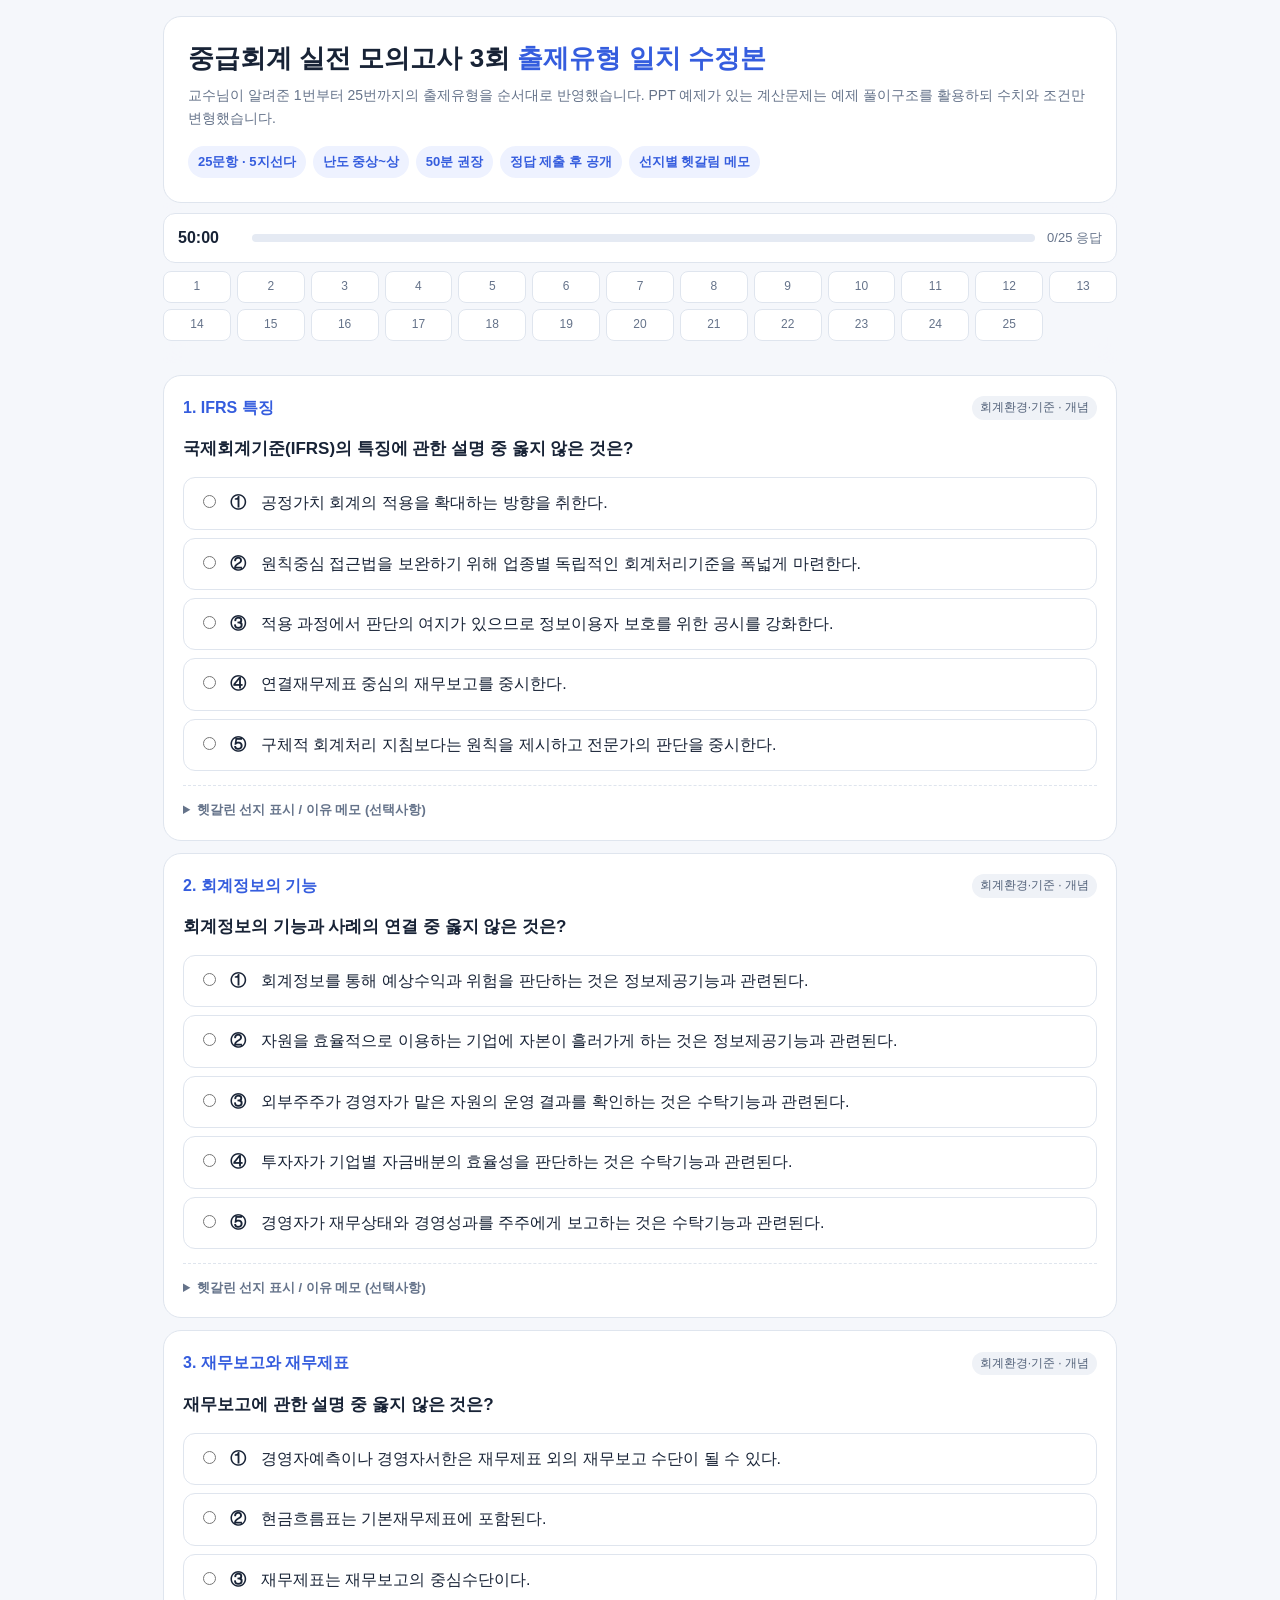
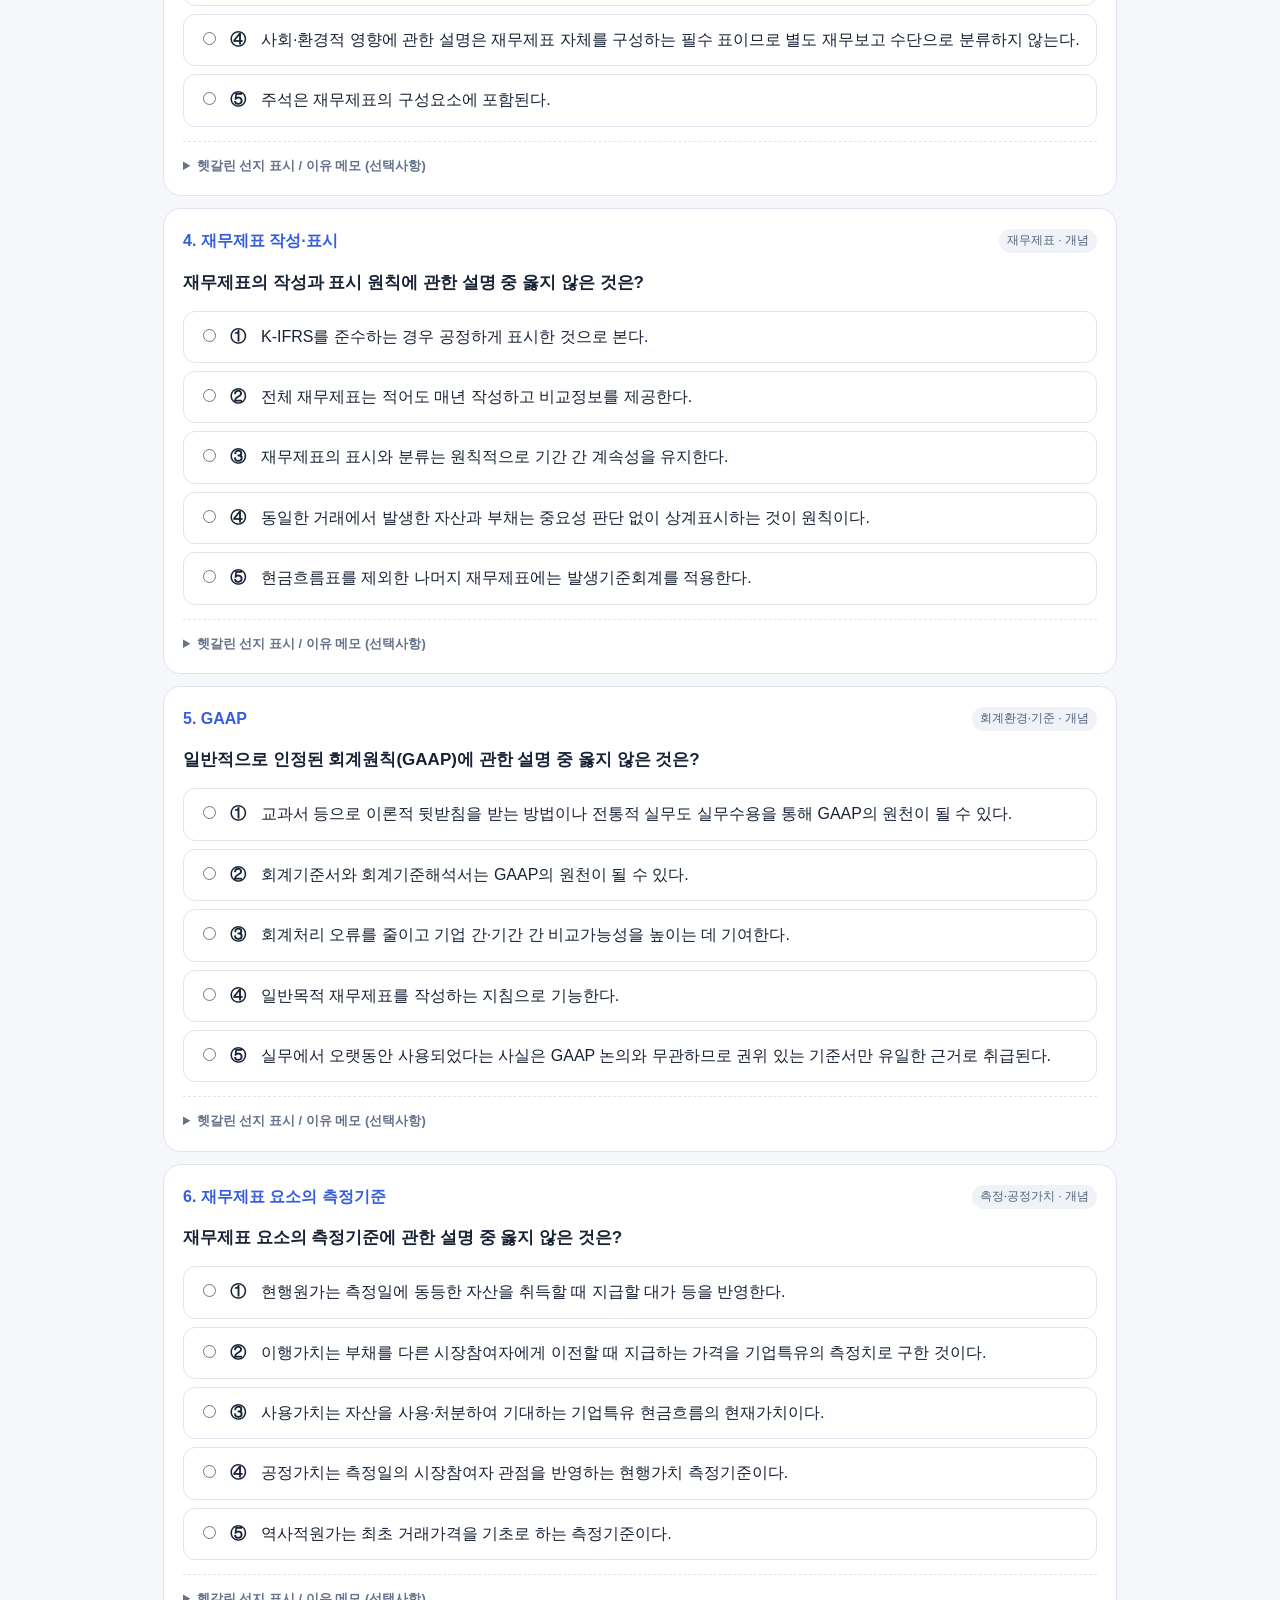
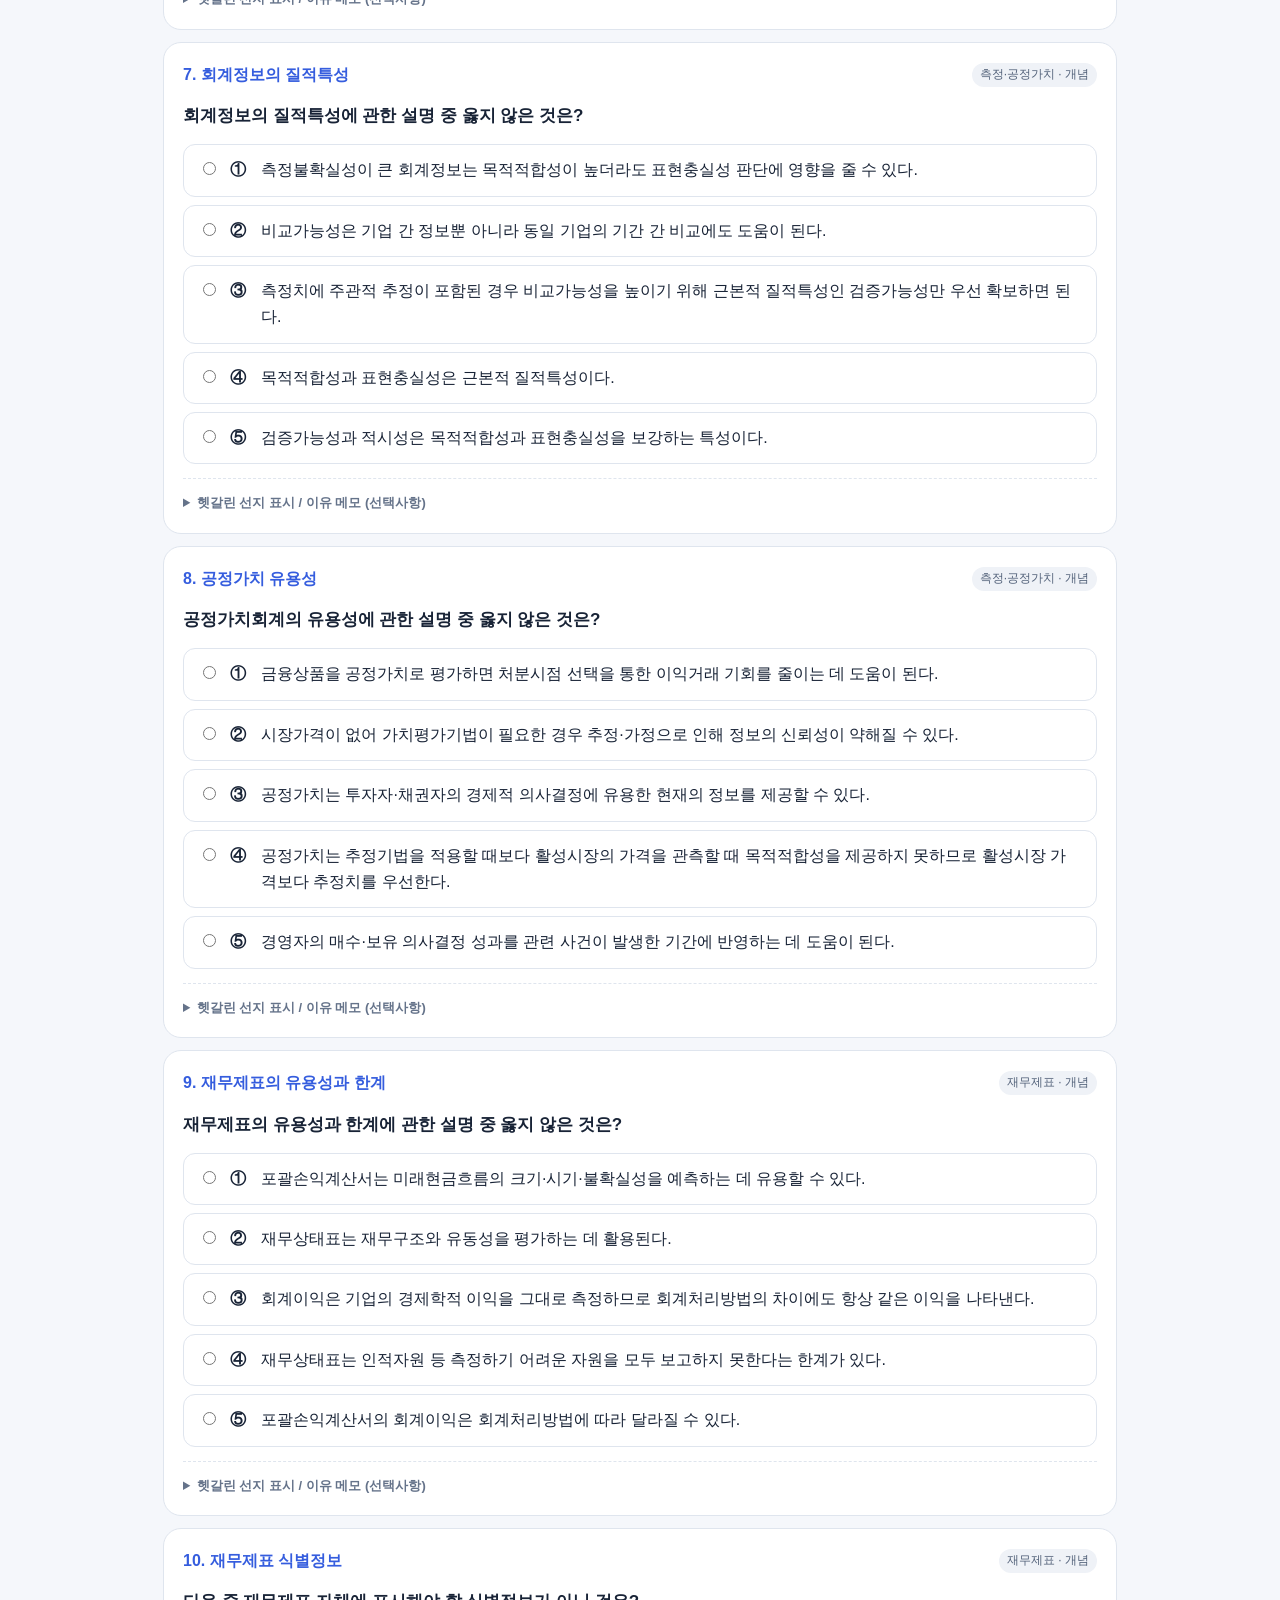
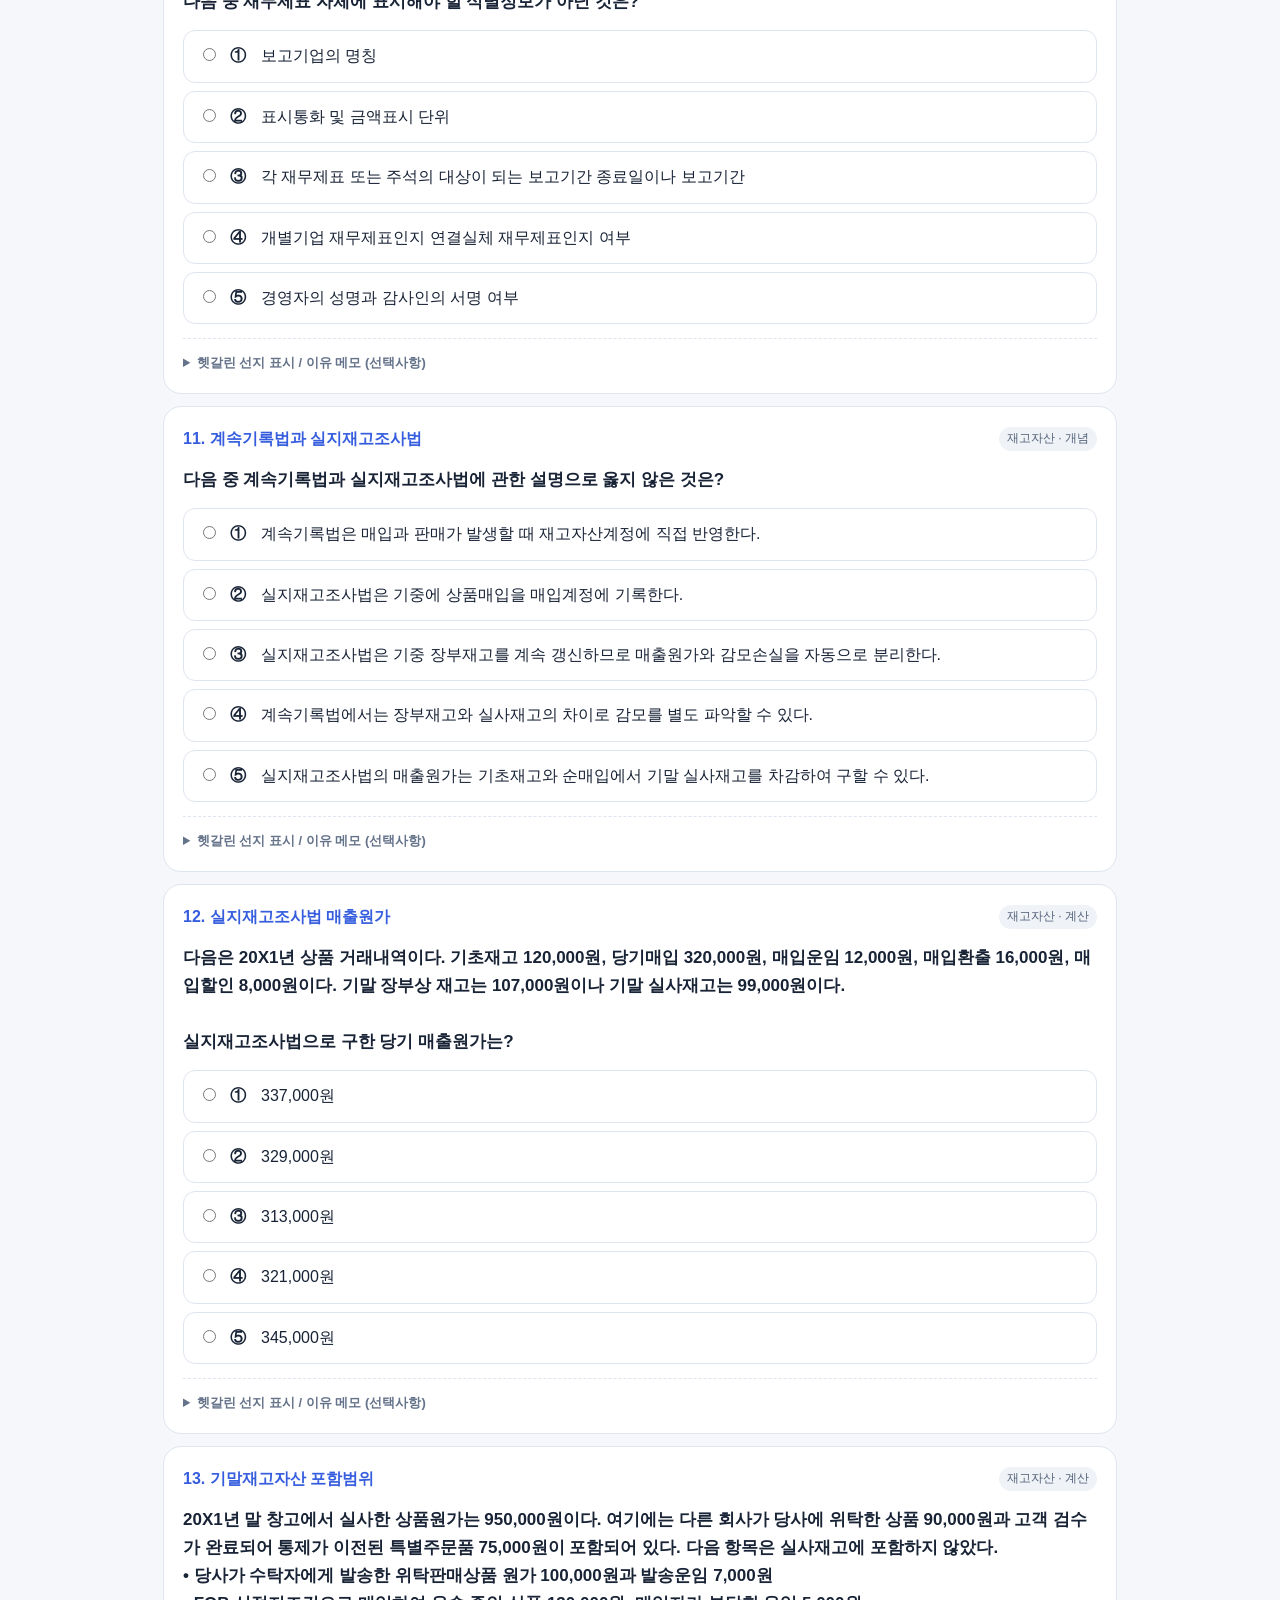
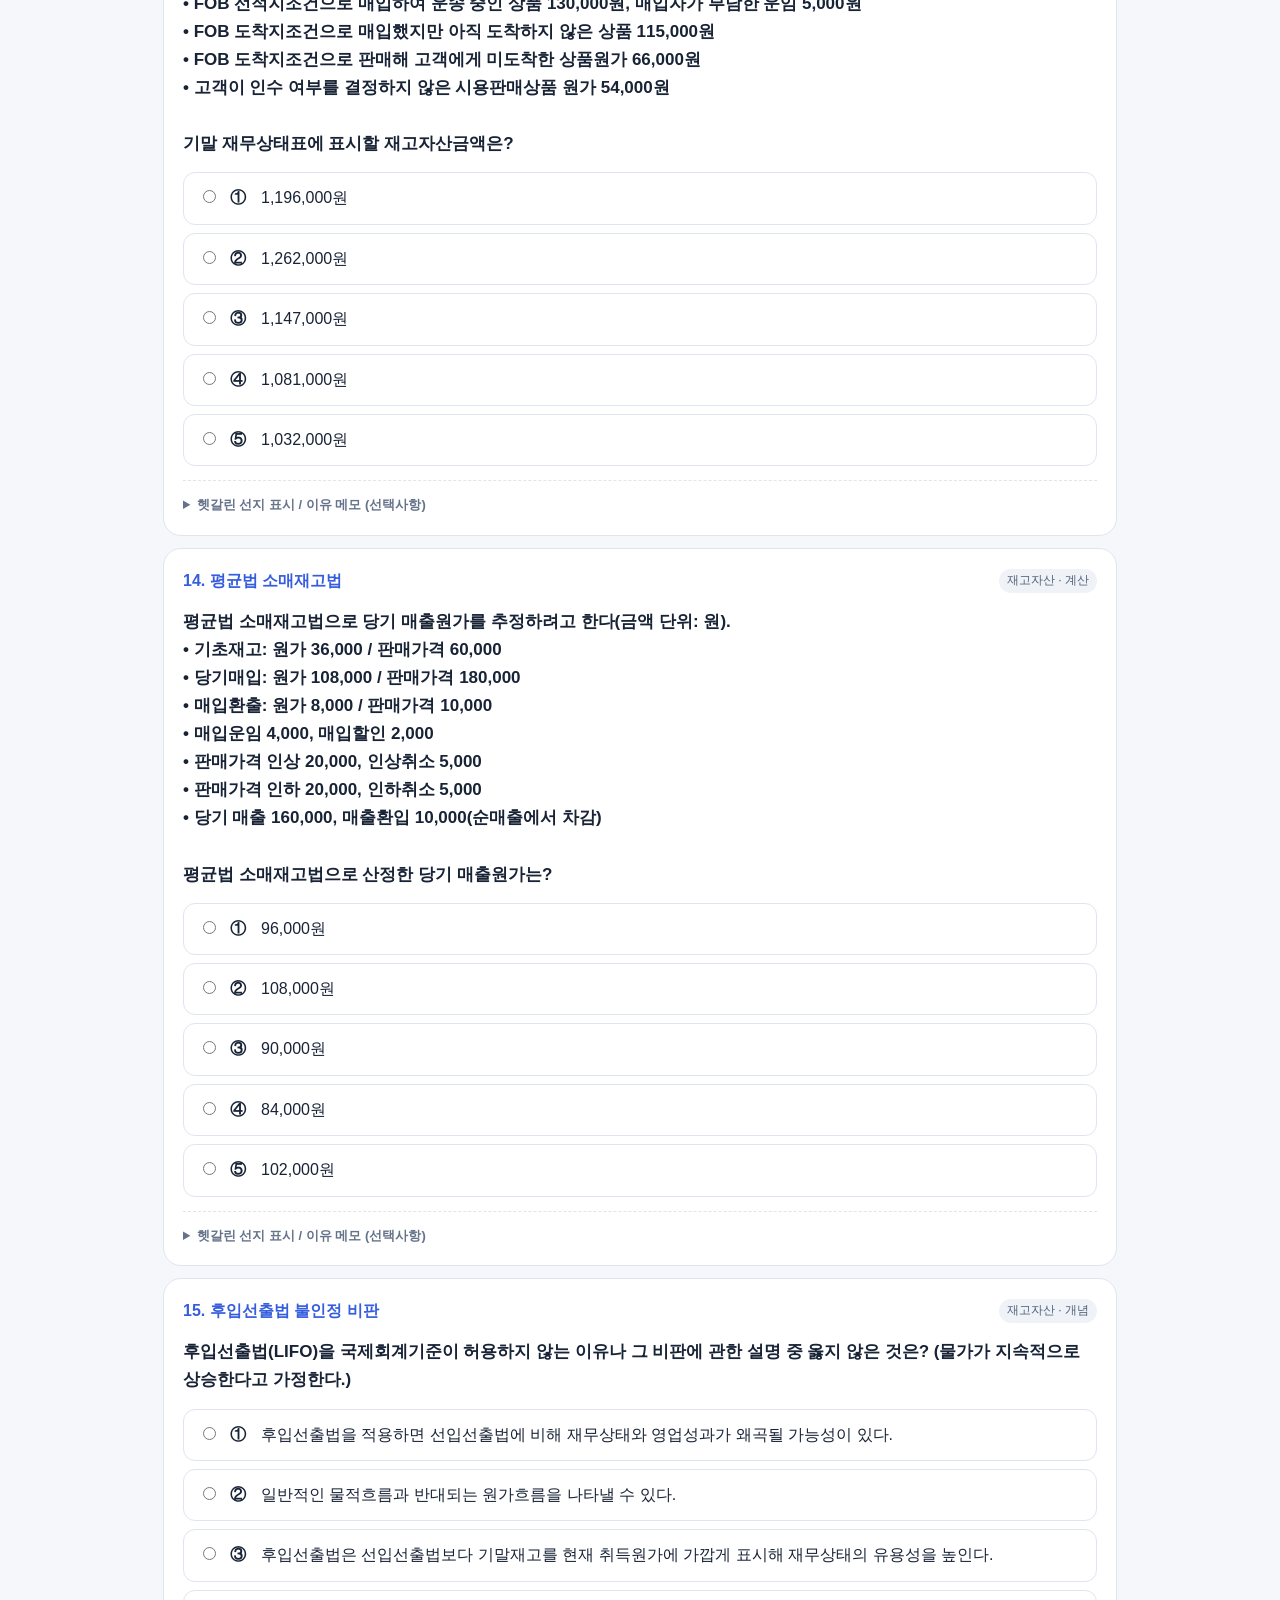
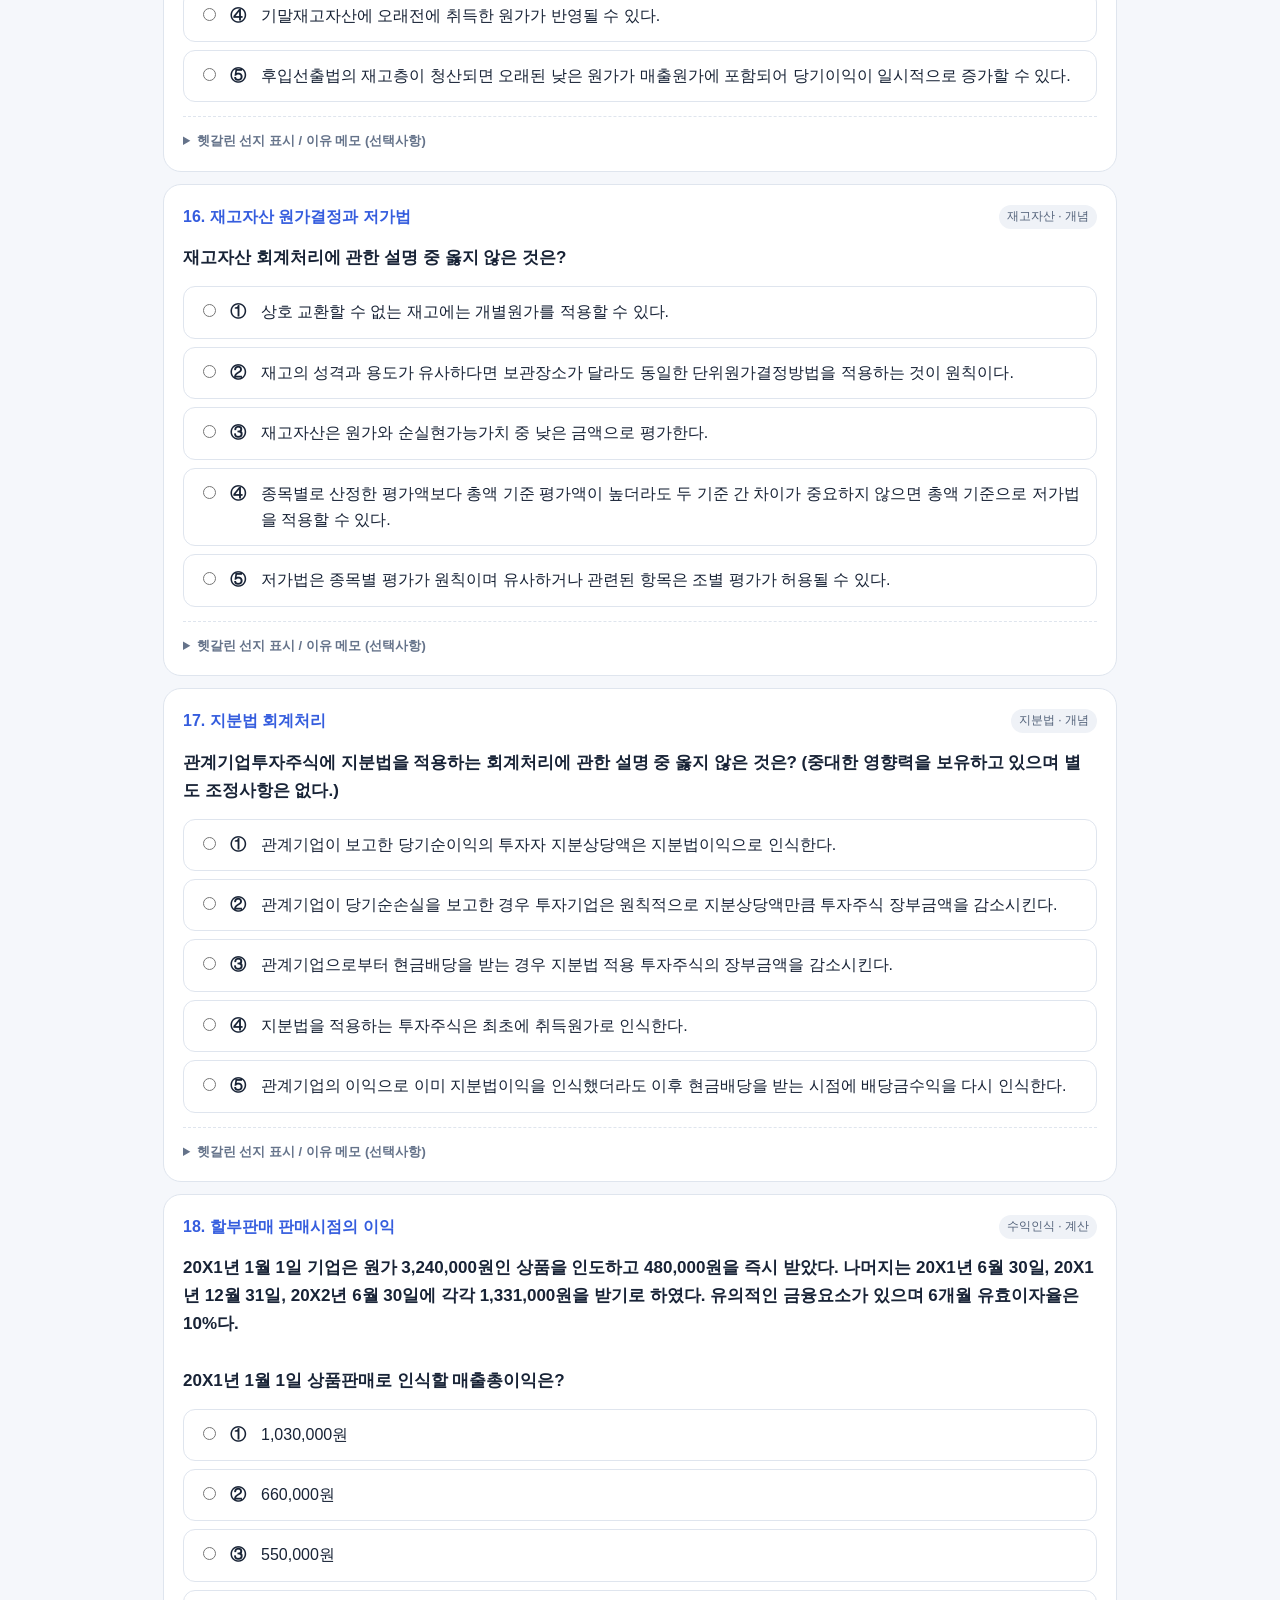
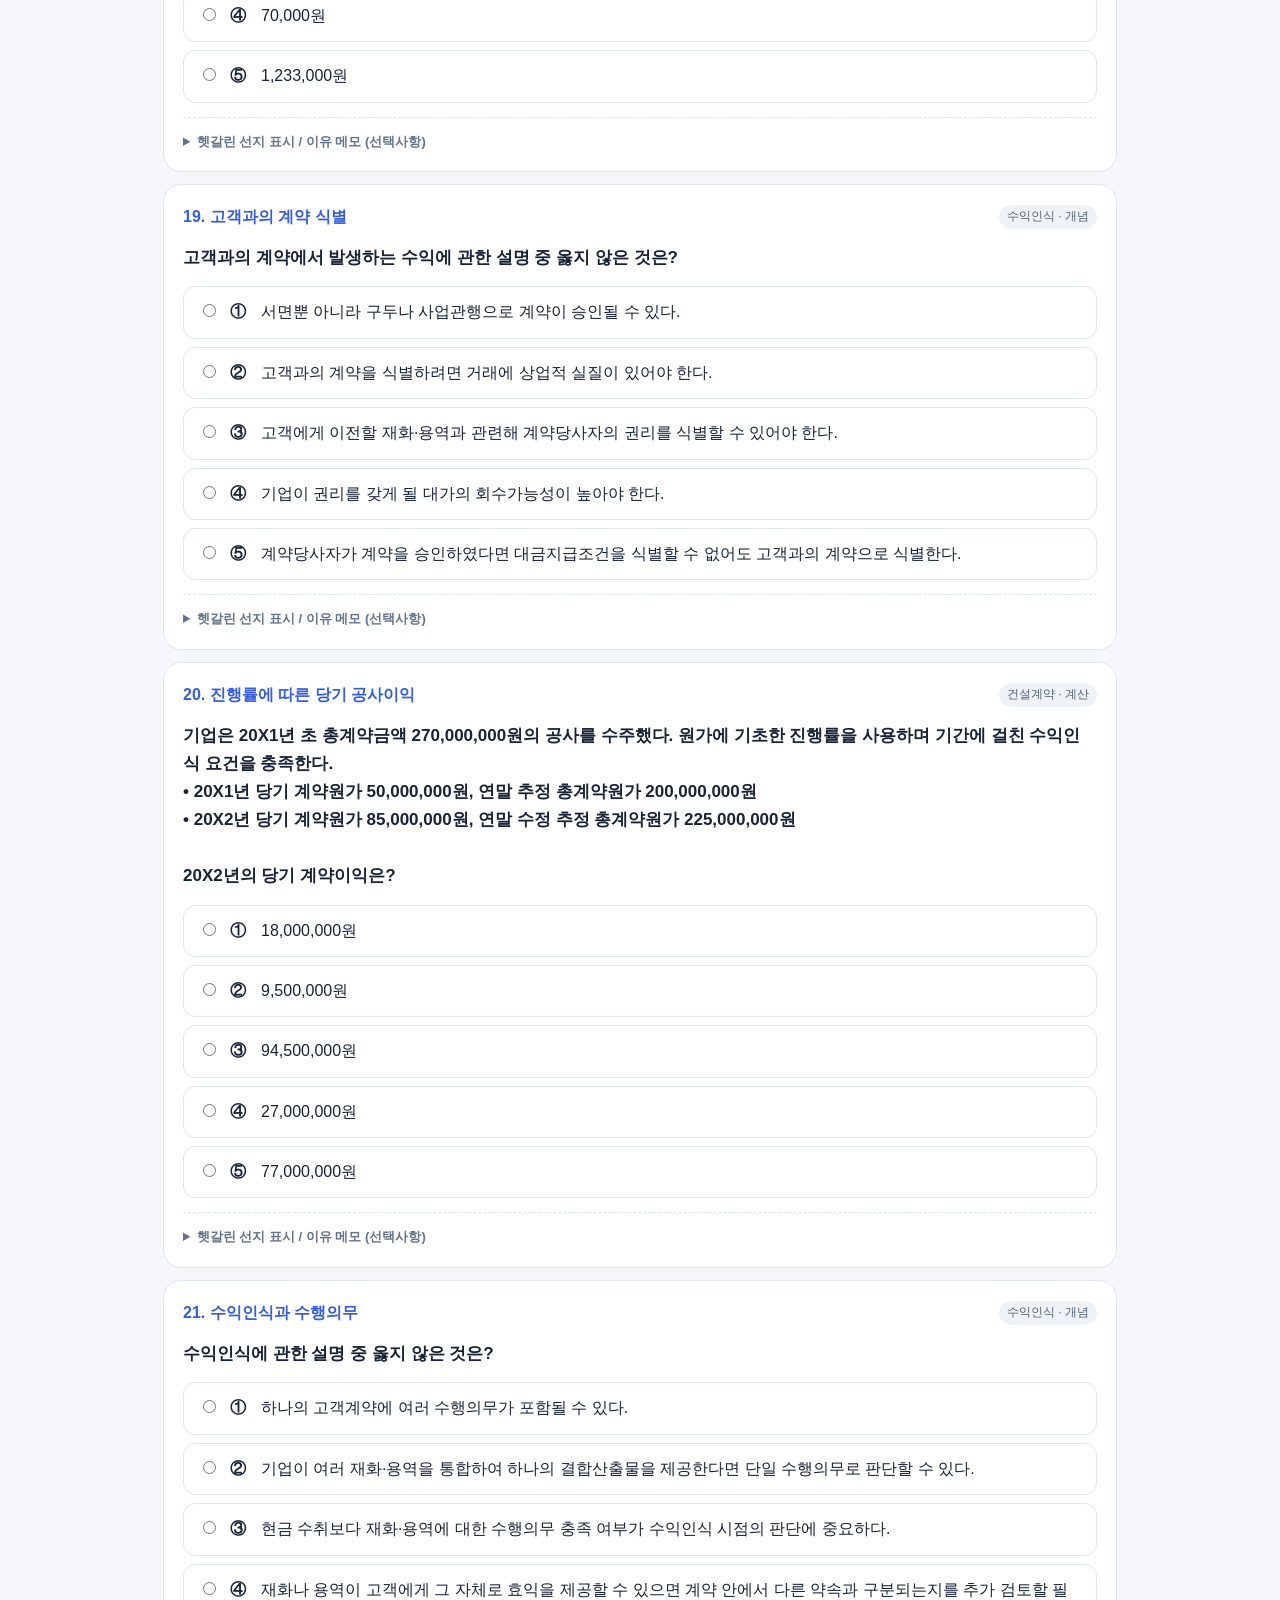
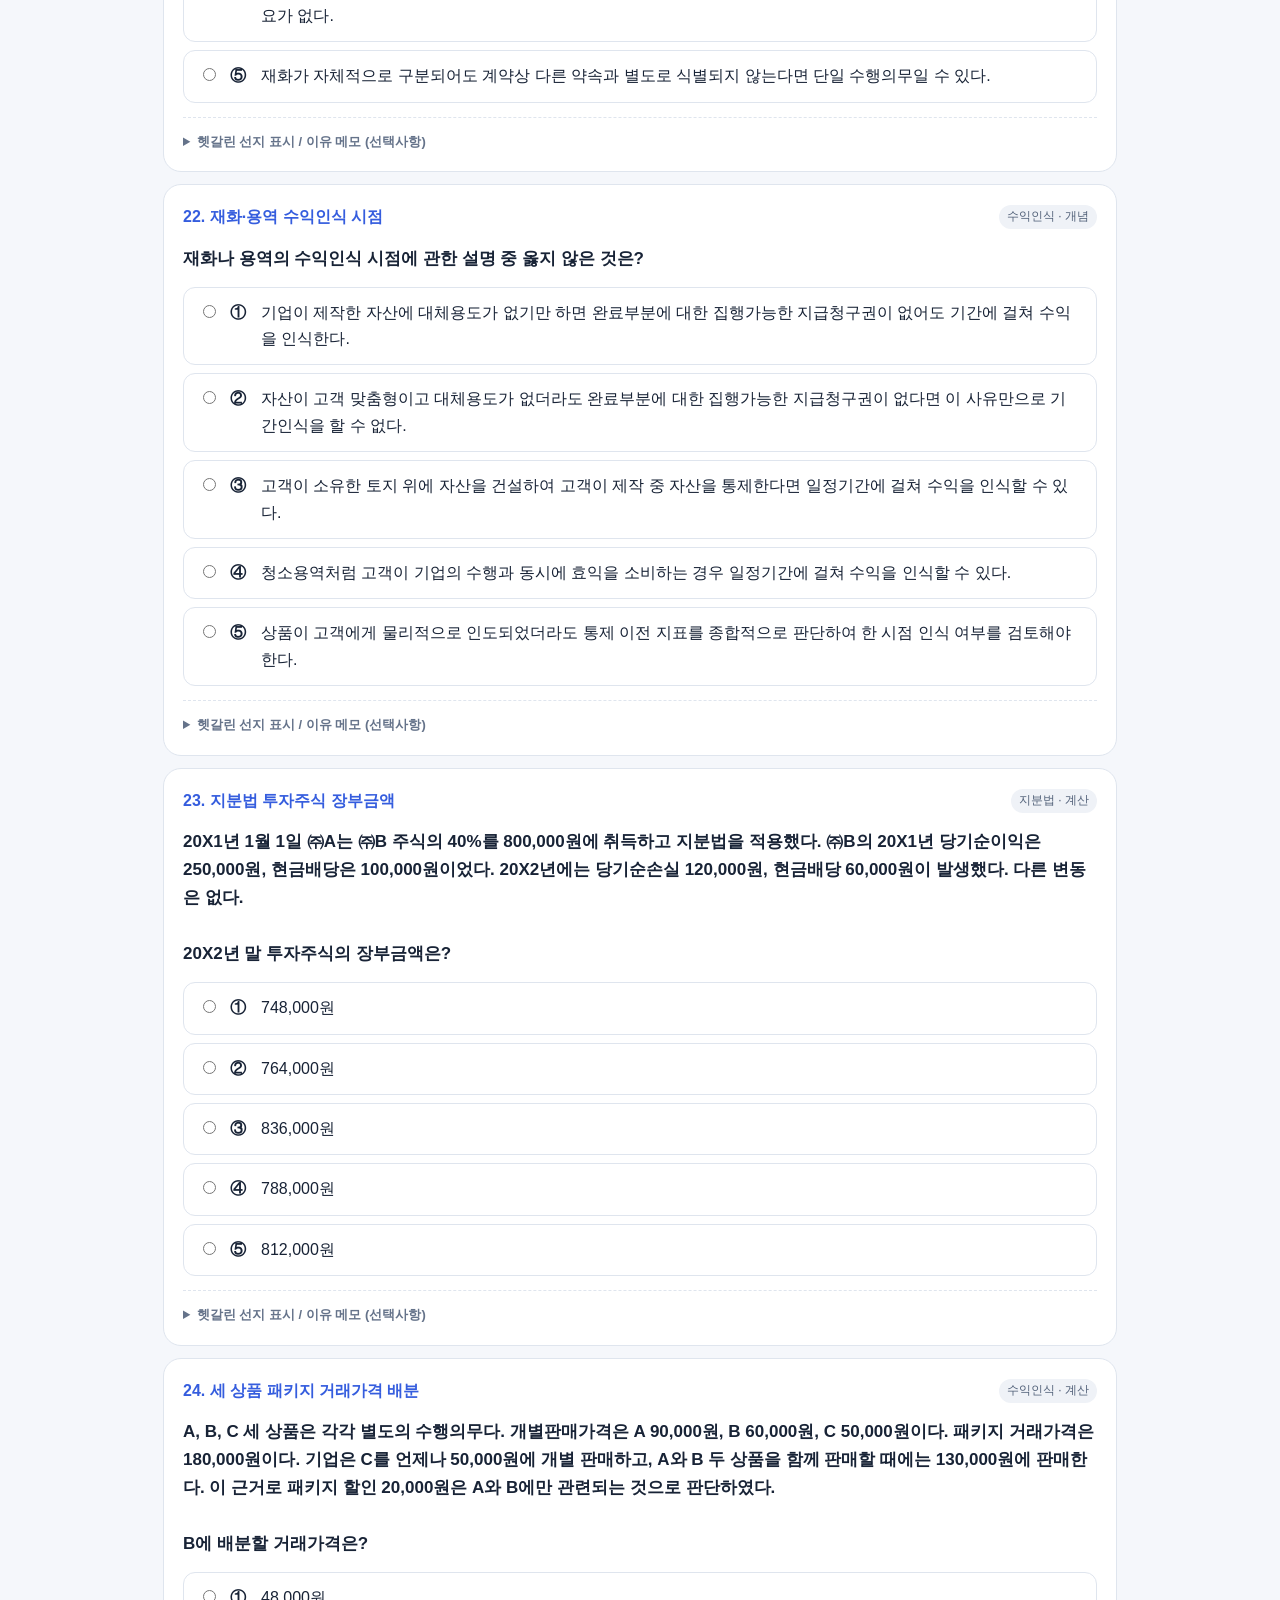
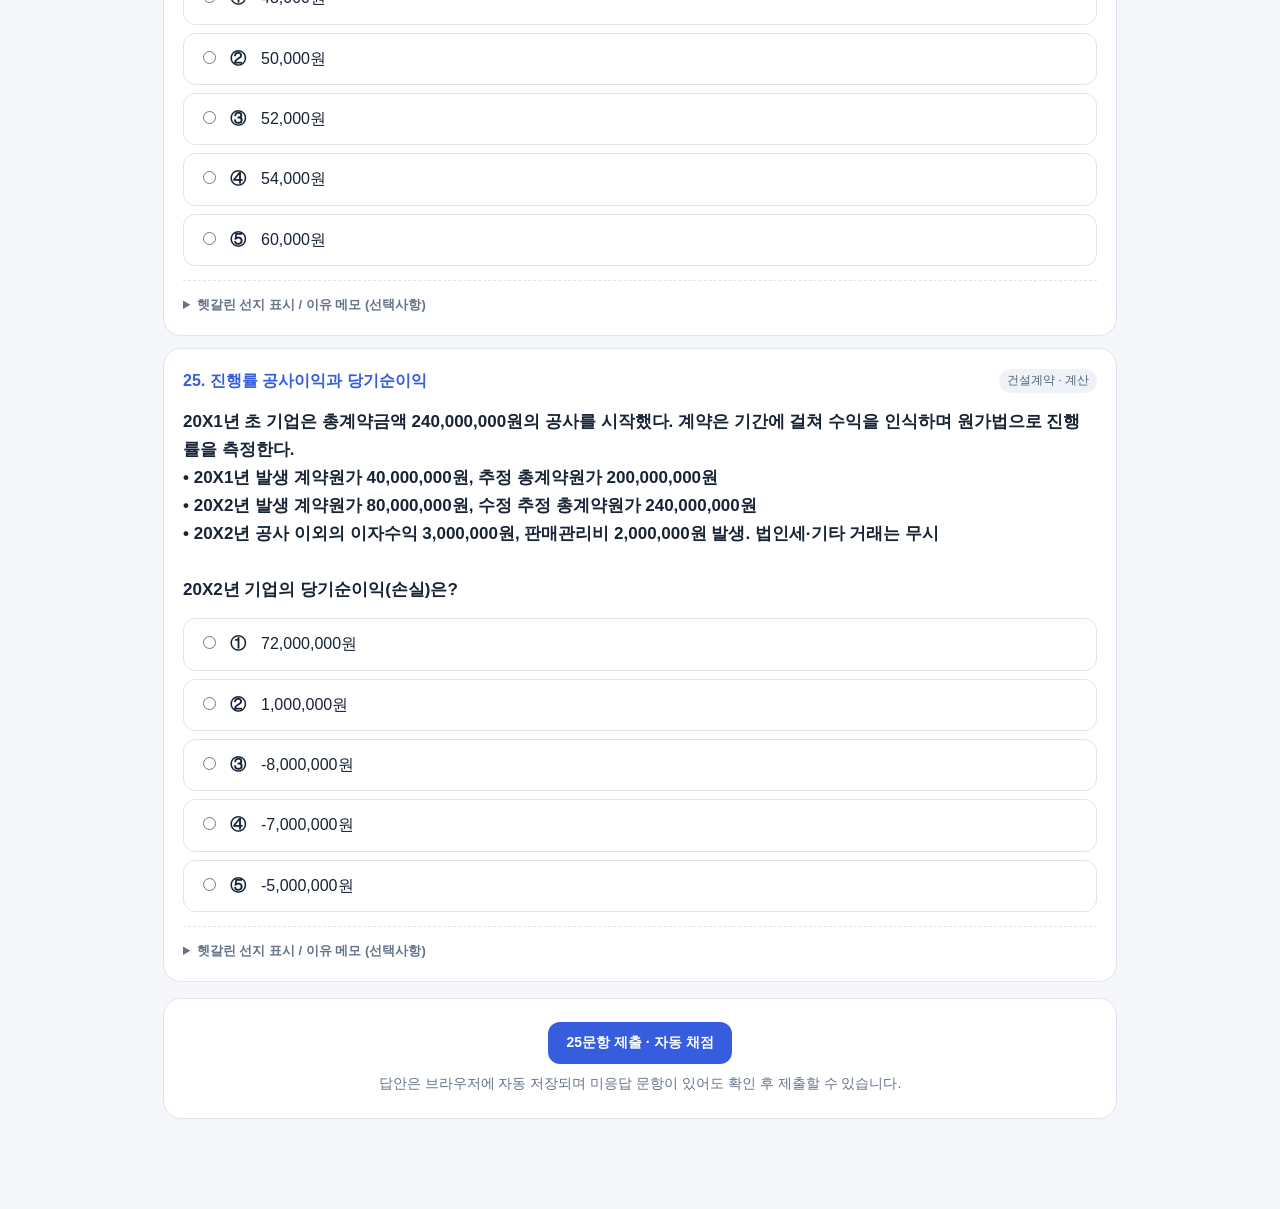
<file: accounting-quiz-exam-aligned-v4/index.html>
<!doctype html><html lang="ko"><head><meta charset="utf-8"><meta name="viewport" content="width=device-width,initial-scale=1,viewport-fit=cover"><meta name="color-scheme" content="light dark"><title>중급회계 교수 출제유형 일치 3회 · 수정본</title><style>
:root{--bg:#f5f7fb;--card:#fff;--ink:#182336;--muted:#65738a;--edge:#dfe5ee;--blue:#355dde;--bluebg:#eef2ff;--green:#067647;--greenbg:#e8f9ee;--red:#b42318;--redbg:#fff0ef;--gold:#975a12;--goldbg:#fff6e6}*{box-sizing:border-box}html{scroll-behavior:smooth}body{margin:0;background:var(--bg);color:var(--ink);font-family:-apple-system,BlinkMacSystemFont,"Apple SD Gothic Neo","Noto Sans KR",Arial,sans-serif;line-height:1.65}.wrap{max-width:980px;margin:auto;padding:16px 13px 90px}.hero,.card{background:var(--card);border:1px solid var(--edge);border-radius:18px}.hero{padding:24px}.hero h1{font-size:26px;margin:0 0 8px;line-height:1.35}.sub,.tiny{color:var(--muted)}.sub{margin:0;font-size:14px}.chips{display:flex;flex-wrap:wrap;gap:7px;margin:16px 0 0}.chip{background:var(--bluebg);border-radius:999px;font-size:13px;color:var(--blue);padding:5px 10px;font-weight:750}.sticky{position:sticky;top:0;z-index:30;padding:10px 0;background:color-mix(in srgb,var(--bg) 90%,transparent);backdrop-filter:blur(12px)}.progressbox{display:flex;gap:12px;align-items:center;border:1px solid var(--edge);border-radius:12px;padding:11px 14px;background:var(--card)}.timer{font-weight:900;font-variant-numeric:tabular-nums;min-width:62px}.track{height:8px;border-radius:99px;background:#e5eaf3;flex:1;overflow:hidden}.fill{height:100%;background:var(--blue);width:0}.answered{font-size:13px;white-space:nowrap;color:var(--muted)}.jump{display:grid;grid-template-columns:repeat(13,minmax(0,1fr));gap:6px;padding:8px 0 12px}.jump a{font-size:12px;text-align:center;text-decoration:none;color:var(--muted);background:var(--card);border:1px solid var(--edge);border-radius:8px;padding:5px}.jump a.done{background:var(--bluebg);color:var(--blue);border-color:#aabcf9}.question{padding:19px;margin:12px 0}.qtitle{display:flex;align-items:center;justify-content:space-between;gap:8px}.qnum{font-weight:900;color:var(--blue)}.kind{border-radius:99px;padding:2px 8px;background:#eff2f7;color:#526179;font-size:12px}.stem{font-size:17px;font-weight:740;white-space:pre-line;margin:14px 0}.option{display:flex;gap:11px;align-items:flex-start;padding:12px 14px;border:1px solid var(--edge);border-radius:12px;margin:8px 0;cursor:pointer}.option:has(input:checked){border-color:var(--blue);background:var(--bluebg)}.option input{margin-top:5px;accent-color:var(--blue)}.no{font-weight:900;min-width:20px}.extras{border-top:1px dashed var(--edge);margin-top:14px;padding-top:13px}.extras details summary{cursor:pointer;color:var(--muted);font-size:13px;font-weight:750}.extras p{font-size:12px;color:var(--muted);margin:7px 0}.doubts{display:flex;gap:7px;flex-wrap:wrap}.doubts label{border:1px solid var(--edge);border-radius:8px;padding:5px 10px;font-size:13px;cursor:pointer}.doubts label:has(input:checked){background:var(--goldbg);border-color:#f9b650;color:var(--gold)}textarea{display:block;width:100%;border:1px solid var(--edge);border-radius:10px;background:var(--card);color:var(--ink);padding:10px;resize:vertical;font-family:inherit;margin-top:9px;min-height:55px}.actions{padding:23px;text-align:center;margin-top:16px}.btn{border:0;border-radius:12px;padding:12px 18px;font-size:14px;font-weight:850;cursor:pointer}.primary{background:var(--blue);color:white}.secondary{background:var(--card);color:var(--ink);border:1px solid var(--edge)}.hidden{display:none!important}#result{display:none}.resultcard,.reviewcard{padding:22px;margin-top:13px}.score{font-size:52px;line-height:1.2;font-weight:950}.metrics{display:grid;grid-template-columns:repeat(2,minmax(0,1fr));gap:10px;margin-top:16px}.metric{border:1px solid var(--edge);border-radius:12px;padding:12px}.mtop{display:flex;justify-content:space-between;font-weight:800;font-size:14px}.bar{height:8px;background:#e6eaf2;border-radius:99px;overflow:hidden;margin-top:9px}.bar span{display:block;height:100%;background:var(--blue)}.vital{border-left:4px solid #dc8a19;background:var(--goldbg);padding:12px;border-radius:10px;margin:9px 0}.rline{padding:13px 14px;border:1px solid var(--edge);border-radius:12px;margin:11px 0}.rline.wrong{background:var(--redbg);border-color:#f4b5b0}.rline.right{background:var(--greenbg);border-color:#abe0bd}.rtitle{font-weight:900}.details{font-size:14px}.source{font-size:12px;color:var(--muted);margin-top:6px}.rline b{font-weight:850}.topactions{display:flex;flex-wrap:wrap;gap:8px;margin-top:15px}#copyStatus{font-size:13px;color:var(--muted)}@media(max-width:650px){.hero h1{font-size:21px}.jump{grid-template-columns:repeat(9,minmax(0,1fr))}.metrics{grid-template-columns:1fr}.question{padding:15px}.stem{font-size:16px}.answered{display:none}}
@media(prefers-color-scheme:dark){:root{--bg:#0e131b;--card:#171f2b;--ink:#edf2fb;--muted:#a2aec1;--edge:#2d394b;--blue:#89a3ff;--bluebg:#203252;--greenbg:#14342a;--redbg:#391f24;--goldbg:#332611}.kind{background:#283348;color:#b8c4d7}.track,.bar{background:#2b3544}}
</style></head><body><div class="wrap"><header class="hero"><h1>중급회계 실전 모의고사 3회 <span style="color:var(--blue)">출제유형 일치 수정본</span></h1><p class="sub">교수님이 알려준 1번부터 25번까지의 출제유형을 순서대로 반영했습니다. PPT 예제가 있는 계산문제는 예제 풀이구조를 활용하되 수치와 조건만 변형했습니다.</p><div class="chips"><span class="chip">25문항 · 5지선다</span><span class="chip">난도 중상~상</span><span class="chip">50분 권장</span><span class="chip">정답 제출 후 공개</span><span class="chip">선지별 헷갈림 메모</span></div></header><div class="sticky"><div class="progressbox"><span class="timer" id="timer">50:00</span><div class="track"><div class="fill" id="fill"></div></div><span id="answered" class="answered">0/25</span></div><nav id="jump" class="jump"></nav></div><main id="questions"></main><section class="card actions" id="submitSection"><button type="button" class="btn primary" id="submitBtn">25문항 제출 · 자동 채점</button><p class="sub" style="margin-top:8px">답안은 브라우저에 자동 저장되며 미응답 문항이 있어도 확인 후 제출할 수 있습니다.</p></section><section id="result"><div class="card resultcard"><h2>시험 결과</h2><div class="score"><span id="points">0</span><small style="font-size:20px"> / 100</small></div><p class="sub" id="overall"></p><div class="metrics" id="metrics"></div><div class="topactions"><button class="btn secondary" type="button" id="toggleFocus">오답·헷갈린 선지만 보기</button><button class="btn secondary" type="button" id="copyReport">진단 결과 복사하기</button><button class="btn secondary" type="button" id="reset">새로 풀기</button><span id="copyStatus"></span></div></div><div class="card reviewcard"><h2>우선 복습 개념</h2><div id="weak"></div></div><div class="card reviewcard"><h2>문항·선지별 상세 해설</h2><div id="reviews"></div></div></section></div><script>
const QS=[{"id":1,"area":"회계환경·기준","concept":"IFRS 특징","stem":"국제회계기준(IFRS)의 특징에 관한 설명 중 옳지 않은 것은?","options":["구체적 회계처리 지침보다는 원칙을 제시하고 전문가의 판단을 중시한다.","연결재무제표 중심의 재무보고를 중시한다.","적용 과정에서 판단의 여지가 있으므로 정보이용자 보호를 위한 공시를 강화한다.","원칙중심 접근법을 보완하기 위해 업종별 독립적인 회계처리기준을 폭넓게 마련한다.","공정가치 회계의 적용을 확대하는 방향을 취한다."],"answer":3,"explain":"교수자료의 IFRS 특징은 원칙주의, 전문가 판단, 산업별기준 배제, 연결재무제표 중심, 공시강화, 공정가치 확대다. 산업별 독립기준을 늘린다는 내용이 틀리다.","source":"제1장 슬라이드24","kind":"개념"},{"id":2,"area":"회계환경·기준","concept":"회계정보의 기능","stem":"회계정보의 기능과 사례의 연결 중 옳지 않은 것은?","options":["회계정보를 통해 예상수익과 위험을 판단하는 것은 정보제공기능과 관련된다.","외부주주가 경영자가 맡은 자원의 운영 결과를 확인하는 것은 수탁기능과 관련된다.","자원을 효율적으로 이용하는 기업에 자본이 흘러가게 하는 것은 정보제공기능과 관련된다.","경영자가 재무상태와 경영성과를 주주에게 보고하는 것은 수탁기능과 관련된다.","투자자가 기업별 자금배분의 효율성을 판단하는 것은 수탁기능과 관련된다."],"answer":4,"explain":"투자자의 자금배분 결정은 정보제공기능이다. 수탁기능은 경영자가 주주에게 위임받은 자원의 운용 결과를 보고하는 기능이다.","source":"제1장 슬라이드7","kind":"개념"},{"id":3,"area":"회계환경·기준","concept":"재무보고와 재무제표","stem":"재무보고에 관한 설명 중 옳지 않은 것은?","options":["재무제표는 재무보고의 중심수단이다.","현금흐름표는 기본재무제표에 포함된다.","경영자예측이나 경영자서한은 재무제표 외의 재무보고 수단이 될 수 있다.","사회·환경적 영향에 관한 설명은 재무제표 자체를 구성하는 필수 표이므로 별도 재무보고 수단으로 분류하지 않는다.","주석은 재무제표의 구성요소에 포함된다."],"answer":3,"explain":"교수자료에서는 사회·환경적 영향에 관한 설명을 사업보고서·경영자예측·경영자서한과 함께 재무보고의 기타수단으로 구분한다.","source":"제1장 슬라이드6","kind":"개념"},{"id":4,"area":"재무제표","concept":"재무제표 작성·표시","stem":"재무제표의 작성과 표시 원칙에 관한 설명 중 옳지 않은 것은?","options":["K-IFRS를 준수하는 경우 공정하게 표시한 것으로 본다.","전체 재무제표는 적어도 매년 작성하고 비교정보를 제공한다.","현금흐름표를 제외한 나머지 재무제표에는 발생기준회계를 적용한다.","재무제표의 표시와 분류는 원칙적으로 기간 간 계속성을 유지한다.","동일한 거래에서 발생한 자산과 부채는 중요성 판단 없이 상계표시하는 것이 원칙이다."],"answer":4,"explain":"상계금지가 원칙이다. 자산과 부채, 수익과 비용을 임의로 상계하지 않는다.","source":"제3장 슬라이드5","kind":"개념"},{"id":5,"area":"회계환경·기준","concept":"GAAP","stem":"일반적으로 인정된 회계원칙(GAAP)에 관한 설명 중 옳지 않은 것은?","options":["일반목적 재무제표를 작성하는 지침으로 기능한다.","회계처리 오류를 줄이고 기업 간·기간 간 비교가능성을 높이는 데 기여한다.","회계기준서와 회계기준해석서는 GAAP의 원천이 될 수 있다.","교과서 등으로 이론적 뒷받침을 받는 방법이나 전통적 실무도 실무수용을 통해 GAAP의 원천이 될 수 있다.","실무에서 오랫동안 사용되었다는 사실은 GAAP 논의와 무관하므로 권위 있는 기준서만 유일한 근거로 취급된다."],"answer":4,"explain":"교수자료는 공식 기준서·해석서와 실무수용된 전통적 방법, 이론적 뒷받침이 있는 방법, 기타 권위 있는 보고서를 함께 제시한다.","source":"제1장 슬라이드11","kind":"개념"},{"id":6,"area":"측정·공정가치","concept":"재무제표 요소의 측정기준","stem":"재무제표 요소의 측정기준에 관한 설명 중 옳지 않은 것은?","options":["역사적원가는 최초 거래가격을 기초로 하는 측정기준이다.","공정가치는 측정일의 시장참여자 관점을 반영하는 현행가치 측정기준이다.","사용가치는 자산을 사용·처분하여 기대하는 기업특유 현금흐름의 현재가치이다.","이행가치는 부채를 다른 시장참여자에게 이전할 때 지급하는 가격을 기업특유의 측정치로 구한 것이다.","현행원가는 측정일에 동등한 자산을 취득할 때 지급할 대가 등을 반영한다."],"answer":3,"explain":"부채를 시장참여자에게 이전할 때의 가격은 공정가치 관점이다. 이행가치는 기업이 부채를 이행할 때 이전할 현금·경제적 자원의 현재가치이며 기업특유의 가정을 사용한다.","source":"제4장 슬라이드13~14","kind":"개념"},{"id":7,"area":"측정·공정가치","concept":"회계정보의 질적특성","stem":"회계정보의 질적특성에 관한 설명 중 옳지 않은 것은?","options":["목적적합성과 표현충실성은 근본적 질적특성이다.","비교가능성은 기업 간 정보뿐 아니라 동일 기업의 기간 간 비교에도 도움이 된다.","검증가능성과 적시성은 목적적합성과 표현충실성을 보강하는 특성이다.","측정불확실성이 큰 회계정보는 목적적합성이 높더라도 표현충실성 판단에 영향을 줄 수 있다.","측정치에 주관적 추정이 포함된 경우 비교가능성을 높이기 위해 근본적 질적특성인 검증가능성만 우선 확보하면 된다."],"answer":4,"explain":"검증가능성은 근본적 특성이 아니라 보강적 특성이다. 근본적 특성은 목적적합성과 표현충실성이다.","source":"제4장 질적특성 및 측정기준 선택 부분","kind":"개념"},{"id":8,"area":"측정·공정가치","concept":"공정가치 유용성","stem":"공정가치회계의 유용성에 관한 설명 중 옳지 않은 것은?","options":["공정가치는 투자자·채권자의 경제적 의사결정에 유용한 현재의 정보를 제공할 수 있다.","경영자의 매수·보유 의사결정 성과를 관련 사건이 발생한 기간에 반영하는 데 도움이 된다.","금융상품을 공정가치로 평가하면 처분시점 선택을 통한 이익거래 기회를 줄이는 데 도움이 된다.","시장가격이 없어 가치평가기법이 필요한 경우 추정·가정으로 인해 정보의 신뢰성이 약해질 수 있다.","공정가치는 추정기법을 적용할 때보다 활성시장의 가격을 관측할 때 목적적합성을 제공하지 못하므로 활성시장 가격보다 추정치를 우선한다."],"answer":4,"explain":"공시가격이 있다면 이를 이용하는 것이 기본이며, 이용할 수 없을 때 평가기법을 쓴다. 평가기법의 추정은 신뢰성을 약화시킬 수 있다.","source":"제4장 슬라이드27·29","kind":"개념"},{"id":9,"area":"재무제표","concept":"재무제표의 유용성과 한계","stem":"재무제표의 유용성과 한계에 관한 설명 중 옳지 않은 것은?","options":["재무상태표는 재무구조와 유동성을 평가하는 데 활용된다.","재무상태표는 인적자원 등 측정하기 어려운 자원을 모두 보고하지 못한다는 한계가 있다.","포괄손익계산서의 회계이익은 회계처리방법에 따라 달라질 수 있다.","포괄손익계산서는 미래현금흐름의 크기·시기·불확실성을 예측하는 데 유용할 수 있다.","회계이익은 기업의 경제학적 이익을 그대로 측정하므로 회계처리방법의 차이에도 항상 같은 이익을 나타낸다."],"answer":4,"explain":"회계이익과 경제학적 이익은 같지 않다. 또한 회계이익은 회계처리방법에 따라 달라질 수 있다.","source":"제3장 슬라이드8·14","kind":"개념"},{"id":10,"area":"재무제표","concept":"재무제표 식별정보","stem":"다음 중 재무제표 자체에 표시해야 할 식별정보가 아닌 것은?","options":["보고기업의 명칭","개별기업 재무제표인지 연결실체 재무제표인지 여부","각 재무제표 또는 주석의 대상이 되는 보고기간 종료일이나 보고기간","표시통화 및 금액표시 단위","경영자의 성명과 감사인의 서명 여부"],"answer":4,"explain":"교수자료 식별정보는 기업 명칭·개별/연결 여부·보고기간·표시통화·금액단위 5개다. 경영자와 감사인의 성명·서명은 그 목록에 없다.","source":"제3장 슬라이드6","kind":"개념"},{"id":11,"area":"재고자산","concept":"계속기록법과 실지재고조사법","stem":"다음 중 계속기록법과 실지재고조사법에 관한 설명으로 옳지 않은 것은?","options":["계속기록법은 매입과 판매가 발생할 때 재고자산계정에 직접 반영한다.","실지재고조사법은 기중에 상품매입을 매입계정에 기록한다.","실지재고조사법의 매출원가는 기초재고와 순매입에서 기말 실사재고를 차감하여 구할 수 있다.","계속기록법에서는 장부재고와 실사재고의 차이로 감모를 별도 파악할 수 있다.","실지재고조사법은 기중 장부재고를 계속 갱신하므로 매출원가와 감모손실을 자동으로 분리한다."],"answer":4,"explain":"실지재고조사법은 기중 재고자산계정이 기초재고를 유지하여 장부재고를 상시 파악하지 않는다. 따라서 감모가 매출원가에 포함될 수 있다.","source":"제6장 슬라이드9~10","kind":"개념"},{"id":12,"area":"재고자산","concept":"실지재고조사법 매출원가","stem":"다음은 20X1년 상품 거래내역이다. 기초재고 120,000원, 당기매입 320,000원, 매입운임 12,000원, 매입환출 16,000원, 매입할인 8,000원이다. 기말 장부상 재고는 107,000원이나 기말 실사재고는 99,000원이다.\n\n실지재고조사법으로 구한 당기 매출원가는?","options":["321,000원","329,000원","337,000원","313,000원","345,000원"],"answer":1,"explain":"판매가능원가=120,000+320,000+12,000−16,000−8,000=428,000원. 실지재고조사법 매출원가=428,000−99,000=329,000원. 장부재고 107,000원을 사용하면 감모 8,000원을 제외하게 된다.","source":"제6장 예제 6-1 및 계속·실지재고 비교 구조","kind":"계산"},{"id":13,"area":"재고자산","concept":"기말재고자산 포함범위","stem":"20X1년 말 창고에서 실사한 상품원가는 950,000원이다. 여기에는 다른 회사가 당사에 위탁한 상품 90,000원과 고객 검수가 완료되어 통제가 이전된 특별주문품 75,000원이 포함되어 있다. 다음 항목은 실사재고에 포함하지 않았다.\n• 당사가 수탁자에게 발송한 위탁판매상품 원가 100,000원과 발송운임 7,000원\n• FOB 선적지조건으로 매입하여 운송 중인 상품 130,000원, 매입자가 부담한 운임 5,000원\n• FOB 도착지조건으로 매입했지만 아직 도착하지 않은 상품 115,000원\n• FOB 도착지조건으로 판매해 고객에게 미도착한 상품원가 66,000원\n• 고객이 인수 여부를 결정하지 않은 시용판매상품 원가 54,000원\n\n기말 재무상태표에 표시할 재고자산금액은?","options":["1,032,000원","1,081,000원","1,147,000원","1,262,000원","1,196,000원"],"answer":2,"explain":"실사 950,000−타사 위탁 90,000−인도 완료된 주문품 75,000+당사 적송원가 107,000+선적지 매입원가 135,000+도착지조건 판매 미도착품 66,000+시용판매 54,000=1,147,000원. 도착지조건 매입 미도착품은 판매자 재고이므로 미포함.","source":"제6장 슬라이드6~8 미착품·적송품·특별판매","kind":"계산"},{"id":14,"area":"재고자산","concept":"평균법 소매재고법","stem":"평균법 소매재고법으로 당기 매출원가를 추정하려고 한다(금액 단위: 원).\n• 기초재고: 원가 36,000 / 판매가격 60,000\n• 당기매입: 원가 108,000 / 판매가격 180,000\n• 매입환출: 원가 8,000 / 판매가격 10,000\n• 매입운임 4,000, 매입할인 2,000\n• 판매가격 인상 20,000, 인상취소 5,000\n• 판매가격 인하 20,000, 인하취소 5,000\n• 당기 매출 160,000, 매출환입 10,000(순매출에서 차감)\n\n평균법 소매재고법으로 산정한 당기 매출원가는?","options":["84,000원","90,000원","96,000원","102,000원","108,000원"],"answer":1,"explain":"판매가능 원가=36+108−8+4−2=138천원. 판매가능 소매가=60+180−10+(20−5)−(20−5)=230천원. 평균 원가율=60%. 순매출=160−10=150천원. 기말 소매가=80천원, 기말 원가=48천원. 매출원가=138−48=90천원. 매입운임은 원가열에만 가산한다.","source":"제6장 예제 6-16~18 소매재고법의 원가율·인상·인하 구조","kind":"계산"},{"id":15,"area":"재고자산","concept":"후입선출법 불인정 비판","stem":"후입선출법(LIFO)을 국제회계기준이 허용하지 않는 이유나 그 비판에 관한 설명 중 옳지 않은 것은? (물가가 지속적으로 상승한다고 가정한다.)","options":["기말재고자산에 오래전에 취득한 원가가 반영될 수 있다.","일반적인 물적흐름과 반대되는 원가흐름을 나타낼 수 있다.","후입선출법의 재고층이 청산되면 오래된 낮은 원가가 매출원가에 포함되어 당기이익이 일시적으로 증가할 수 있다.","후입선출법은 선입선출법보다 기말재고를 현재 취득원가에 가깝게 표시해 재무상태의 유용성을 높인다.","후입선출법을 적용하면 선입선출법에 비해 재무상태와 영업성과가 왜곡될 가능성이 있다."],"answer":3,"explain":"물가상승기 LIFO는 과거의 낮은 취득원가가 기말재고에 남으므로 현재 취득원가를 나타내기 어렵다. LIFO 청산은 낮은 원가가 매출원가로 흘러가 이익이 커질 수 있다.","source":"제6장 슬라이드39~41 후입선출법 불허 이유","kind":"개념"},{"id":16,"area":"재고자산","concept":"재고자산 원가결정과 저가법","stem":"재고자산 회계처리에 관한 설명 중 옳지 않은 것은?","options":["상호 교환할 수 없는 재고에는 개별원가를 적용할 수 있다.","재고의 성격과 용도가 유사하다면 보관장소가 달라도 동일한 단위원가결정방법을 적용하는 것이 원칙이다.","재고자산은 원가와 순실현가능가치 중 낮은 금액으로 평가한다.","저가법은 종목별 평가가 원칙이며 유사하거나 관련된 항목은 조별 평가가 허용될 수 있다.","종목별로 산정한 평가액보다 총액 기준 평가액이 높더라도 두 기준 간 차이가 중요하지 않으면 총액 기준으로 저가법을 적용할 수 있다."],"answer":4,"explain":"총액기준의 저가법은 허용하지 않는다. 교수자료는 종목별 원칙, 유사·관련 재고의 조별기준 허용을 명시한다. 성격·용도가 유사하면 같은 원가결정방법을 적용한다.","source":"제6장 슬라이드40·44 저가법 적용","kind":"개념"},{"id":17,"area":"지분법","concept":"지분법 회계처리","stem":"관계기업투자주식에 지분법을 적용하는 회계처리에 관한 설명 중 옳지 않은 것은? (중대한 영향력을 보유하고 있으며 별도 조정사항은 없다.)","options":["관계기업이 보고한 당기순이익의 투자자 지분상당액은 지분법이익으로 인식한다.","관계기업이 당기순손실을 보고한 경우 투자기업은 원칙적으로 지분상당액만큼 투자주식 장부금액을 감소시킨다.","관계기업으로부터 현금배당을 받는 경우 지분법 적용 투자주식의 장부금액을 감소시킨다.","관계기업의 이익으로 이미 지분법이익을 인식했더라도 이후 현금배당을 받는 시점에 배당금수익을 다시 인식한다.","지분법을 적용하는 투자주식은 최초에 취득원가로 인식한다."],"answer":3,"explain":"이익 발생 시 이미 지분법이익으로 인식했다. 현금배당은 투자주식 장부금액의 회수로 보아 현금 증가·투자주식 감소로 처리하며 새로운 배당금수익을 인식하지 않는다.","source":"제5장 슬라이드48 지분법 적용","kind":"개념"},{"id":18,"area":"수익인식","concept":"할부판매 판매시점의 이익","stem":"20X1년 1월 1일 기업은 원가 3,240,000원인 상품을 인도하고 480,000원을 즉시 받았다. 나머지는 20X1년 6월 30일, 20X1년 12월 31일, 20X2년 6월 30일에 각각 1,331,000원을 받기로 하였다. 유의적인 금융요소가 있으며 6개월 유효이자율은 10%다.\n\n20X1년 1월 1일 상품판매로 인식할 매출총이익은?","options":["1,233,000원","660,000원","550,000원","70,000원","1,030,000원"],"answer":2,"explain":"세 할부금의 현재가치=1,331,000/1.1+1,331,000/1.1²+1,331,000/1.1³=1,210,000+1,100,000+1,000,000=3,310,000원. 즉시수령액 포함 매출수익=3,790,000원, 매출총이익=3,790,000−3,240,000=550,000원. 할인차금의 후속 상각은 이자수익이다.","source":"제5장 슬라이드33 금융요소가 중요한 판매거래 예제","kind":"계산"},{"id":19,"area":"수익인식","concept":"고객과의 계약 식별","stem":"고객과의 계약에서 발생하는 수익에 관한 설명 중 옳지 않은 것은?","options":["서면뿐 아니라 구두나 사업관행으로 계약이 승인될 수 있다.","고객과의 계약을 식별하려면 거래에 상업적 실질이 있어야 한다.","계약당사자가 계약을 승인하였다면 대금지급조건을 식별할 수 없어도 고객과의 계약으로 식별한다.","고객에게 이전할 재화·용역과 관련해 계약당사자의 권리를 식별할 수 있어야 한다.","기업이 권리를 갖게 될 대가의 회수가능성이 높아야 한다."],"answer":2,"explain":"계약 식별에는 승인·확약, 권리 식별, 지급조건 식별, 상업적 실질, 회수가능성 높음의 다섯 요건이 모두 필요하다. 단순 승인만으로 충분하지 않다.","source":"제5장 슬라이드8 고객과의 계약 식별","kind":"개념"},{"id":20,"area":"건설계약","concept":"진행률에 따른 당기 공사이익","stem":"기업은 20X1년 초 총계약금액 270,000,000원의 공사를 수주했다. 원가에 기초한 진행률을 사용하며 기간에 걸친 수익인식 요건을 충족한다.\n• 20X1년 당기 계약원가 50,000,000원, 연말 추정 총계약원가 200,000,000원\n• 20X2년 당기 계약원가 85,000,000원, 연말 수정 추정 총계약원가 225,000,000원\n\n20X2년의 당기 계약이익은?","options":["9,500,000원","27,000,000원","77,000,000원","94,500,000원","18,000,000원"],"answer":0,"explain":"20X1년 누적수익=270,000,000×(50/200)=67,500,000원. 20X2년 진행률=(50+85)/225=60%, 누적수익=162,000,000원, 당기 계약수익=94,500,000원. 당기 계약원가 85,000,000원을 차감하면 당기 계약이익=9,500,000원.","source":"제5장 예제 5A-2 진행률·추정원가 변경","kind":"계산"},{"id":21,"area":"수익인식","concept":"수익인식과 수행의무","stem":"수익인식에 관한 설명 중 옳지 않은 것은?","options":["현금 수취보다 재화·용역에 대한 수행의무 충족 여부가 수익인식 시점의 판단에 중요하다.","하나의 고객계약에 여러 수행의무가 포함될 수 있다.","재화가 자체적으로 구분되어도 계약상 다른 약속과 별도로 식별되지 않는다면 단일 수행의무일 수 있다.","기업이 여러 재화·용역을 통합하여 하나의 결합산출물을 제공한다면 단일 수행의무로 판단할 수 있다.","재화나 용역이 고객에게 그 자체로 효익을 제공할 수 있으면 계약 안에서 다른 약속과 구분되는지를 추가 검토할 필요가 없다."],"answer":4,"explain":"별도 수행의무로 보려면 ① 재화·용역 자체의 구별성과 ② 계약 내 다른 약속과의 식별 가능성을 모두 확인한다. 자체 효익만으로 별도 수행의무가 확정되는 것은 아니다.","source":"제5장 슬라이드9~11 수행의무 식별","kind":"개념"},{"id":22,"area":"수익인식","concept":"재화·용역 수익인식 시점","stem":"재화나 용역의 수익인식 시점에 관한 설명 중 옳지 않은 것은?","options":["청소용역처럼 고객이 기업의 수행과 동시에 효익을 소비하는 경우 일정기간에 걸쳐 수익을 인식할 수 있다.","고객이 소유한 토지 위에 자산을 건설하여 고객이 제작 중 자산을 통제한다면 일정기간에 걸쳐 수익을 인식할 수 있다.","자산이 고객 맞춤형이고 대체용도가 없더라도 완료부분에 대한 집행가능한 지급청구권이 없다면 이 사유만으로 기간인식을 할 수 없다.","상품이 고객에게 물리적으로 인도되었더라도 통제 이전 지표를 종합적으로 판단하여 한 시점 인식 여부를 검토해야 한다.","기업이 제작한 자산에 대체용도가 없기만 하면 완료부분에 대한 집행가능한 지급청구권이 없어도 기간에 걸쳐 수익을 인식한다."],"answer":4,"explain":"기간인식은 ① 고객의 동시 효익 소비 또는 ② 고객의 제작 중 자산 통제 또는 ③ 대체용도 없음과 집행가능한 대금지급청구권을 모두 충족하는 경우다. 대체용도 없음 하나만으로는 ③ 요건을 충족하지 않는다.","source":"제5장 슬라이드25~26 수익인식 시점","kind":"개념"},{"id":23,"area":"지분법","concept":"지분법 투자주식 장부금액","stem":"20X1년 1월 1일 ㈜A는 ㈜B 주식의 40%를 800,000원에 취득하고 지분법을 적용했다. ㈜B의 20X1년 당기순이익은 250,000원, 현금배당은 100,000원이었다. 20X2년에는 당기순손실 120,000원, 현금배당 60,000원이 발생했다. 다른 변동은 없다.\n\n20X2년 말 투자주식의 장부금액은?","options":["748,000원","764,000원","788,000원","812,000원","836,000원"],"answer":2,"explain":"20X1년 말=800,000+250,000×40%−100,000×40%=860,000원. 20X2년 지분법손실=48,000원, 배당에 따른 장부금액 감소=24,000원. 기말=860,000−48,000−24,000=788,000원.","source":"제5장 슬라이드48 지분법 장부금액 계산","kind":"계산"},{"id":24,"area":"수익인식","concept":"세 상품 패키지 거래가격 배분","stem":"A, B, C 세 상품은 각각 별도의 수행의무다. 개별판매가격은 A 90,000원, B 60,000원, C 50,000원이다. 패키지 거래가격은 180,000원이다. 기업은 C를 언제나 50,000원에 개별 판매하고, A와 B 두 상품을 함께 판매할 때에는 130,000원에 판매한다. 이 근거로 패키지 할인 20,000원은 A와 B에만 관련되는 것으로 판단하였다.\n\nB에 배분할 거래가격은?","options":["48,000원","50,000원","52,000원","54,000원","60,000원"],"answer":2,"explain":"C는 할인대상이 아니므로 50,000원을 그대로 배분한다. A+B 배분대가=180,000−50,000=130,000원. 상대적 개별판매가격 비율 A:B=90:60이므로 B=130,000×60/150=52,000원. 전체 3개에 단순 비례 배분한 54,000원은 함정이다.","source":"제5장 예제 5-4 및 거래가격 배분 슬라이드18~19","kind":"계산"},{"id":25,"area":"건설계약","concept":"진행률 공사이익과 당기순이익","stem":"20X1년 초 기업은 총계약금액 240,000,000원의 공사를 시작했다. 계약은 기간에 걸쳐 수익을 인식하며 원가법으로 진행률을 측정한다.\n• 20X1년 발생 계약원가 40,000,000원, 추정 총계약원가 200,000,000원\n• 20X2년 발생 계약원가 80,000,000원, 수정 추정 총계약원가 240,000,000원\n• 20X2년 공사 이외의 이자수익 3,000,000원, 판매관리비 2,000,000원 발생. 법인세·기타 거래는 무시\n\n20X2년 기업의 당기순이익(손실)은?","options":["-8,000,000원","-7,000,000원","-5,000,000원","1,000,000원","72,000,000원"],"answer":1,"explain":"20X1 누적수익=240×(40/200)=48백만원. 20X2 누적수익=240×(120/240)=120백만원 → 당기 공사수익=72백만원, 당기 계약이익=72−80=−8백만원. 회사 당기순이익=−8+3−2=−7백만원.","source":"제5장 예제 5A-2·5A-4 진행률과 기간별 손익","kind":"계산"}];
const NUM=['①','②','③','④','⑤'];const STORE='acct-aligned-v4';const $=id=>document.getElementById(id);const esc=t=>String(t).replace(/[&<>"']/g,c=>({'&':'&amp;','<':'&lt;','>':'&gt;','"':'&quot;',"'":'&#39;'}[c]));
let bag={answers:{},confuse:{},notes:{},started:null,submitted:false},focus=false;try{let s=JSON.parse(localStorage.getItem(STORE)||'null');if(s&&s.answers&&!s.submitted)bag={...bag,...s}}catch(e){}
function randOrder(){return [0,1,2,3,4].sort(()=>Math.random()-.5)}
let orders=bag.orders||Object.fromEntries(QS.map(q=>[q.id,randOrder()]));bag.orders=orders;
function save(){if(!bag.submitted)localStorage.setItem(STORE,JSON.stringify(bag))}
$('questions').innerHTML=QS.map(q=>{let order=orders[q.id];return `<article class="card question" id="q${q.id}"><div class="qtitle"><span class="qnum">${q.id}. ${esc(q.concept)}</span><span class="kind">${esc(q.area)} · ${q.kind}</span></div><div class="stem">${esc(q.stem)}</div>${order.map((i,pos)=>`<label class="option"><input type="radio" name="a${q.id}" value="${i}" ${bag.answers[q.id]===i?'checked':''}><span class="no">${NUM[pos]}</span><span>${esc(q.options[i])}</span></label>`).join('')}<div class="extras"><details><summary>헷갈린 선지 표시 / 이유 메모 (선택사항)</summary><p>복수 선택 가능. 정답으로 고른 선지와 관계없이 헷갈린 것을 모두 표시해.</p><div class="doubts">${order.map((i,pos)=>`<label><input type="checkbox" data-doubt="${q.id}" value="${i}" ${(bag.confuse[q.id]||[]).includes(i)?'checked':''}> ${NUM[pos]}번 선지</label>`).join('')}</div><textarea data-note="${q.id}" placeholder="예: 운임이 원가열에 들어가는지 확신이 없었음">${esc(bag.notes[q.id]||'')}</textarea></details></div></article>`}).join('');
$('jump').innerHTML=QS.map(q=>`<a href="#q${q.id}" id="j${q.id}">${q.id}</a>`).join('');
function refresh(){let done=Object.keys(bag.answers).length; $('answered').textContent=`${done}/25 응답`; $('fill').style.width=`${done*4}%`;QS.forEach(q=>$('j'+q.id).classList.toggle('done',bag.answers[q.id]!==undefined))}refresh();
$('questions').addEventListener('change',e=>{if(!bag.started)bag.started=Date.now();if(e.target.matches('input[type=radio]'))bag.answers[Number(e.target.name.substring(1))]=Number(e.target.value);if(e.target.matches('[data-doubt]')){let id=Number(e.target.dataset.doubt);bag.confuse[id]=[...document.querySelectorAll(`[data-doubt="${id}"]:checked`)].map(x=>Number(x.value))}save();refresh()});
$('questions').addEventListener('input',e=>{if(e.target.matches('[data-note]')){bag.notes[Number(e.target.dataset.note)]=e.target.value;save()}});
const timeInterval=setInterval(()=>{if(!bag.started)return;let seconds=Math.max(0,3000-Math.floor((Date.now()-bag.started)/1000));$('timer').textContent=String(Math.floor(seconds/60)).padStart(2,'0')+':'+String(seconds%60).padStart(2,'0')},1000);
function grade(){let empty=QS.filter(q=>bag.answers[q.id]===undefined);if(empty.length&&!confirm(`${empty.length}문항을 아직 풀지 않았습니다. 그대로 채점할까요?`))return;bag.submitted=true;save();localStorage.removeItem(STORE);clearInterval(timeInterval);const solved=QS.map(q=>({...q,correct:bag.answers[q.id]===q.answer,flagged:(bag.confuse[q.id]||[]).length>0||!!(bag.notes[q.id]||'').trim()}));const n=solved.filter(q=>q.correct).length;$('points').textContent=n*4;$('overall').textContent=`정답 ${n}개 · 오답/미응답 ${25-n}개 · 헷갈림·메모 ${solved.filter(q=>q.flagged).length}개 (50분 타이머는 참고용)`;let groups=[...new Set(QS.map(q=>q.area)),'계산','개념'];$('metrics').innerHTML=groups.map(g=>{let a=solved.filter(q=>q.area===g||q.kind===g),c=a.filter(q=>q.correct).length,p=Math.round(c/a.length*100);return `<div class="metric"><div class="mtop"><span>${esc(g)}</span><span>${p}% · ${c}/${a.length}</span></div><div class="bar"><span style="width:${p}%"></span></div></div>`}).join('');window.results=solved;render();$('submitSection').classList.add('hidden');$('result').style.display='block';$('result').scrollIntoView({behavior:'smooth'})}
function resultContent(q){let mine=bag.answers[q.id],o=orders[q.id],desc=(ix)=>ix===undefined?'미응답':NUM[o.indexOf(ix)]+' '+q.options[ix];let doubts=bag.confuse[q.id]||[];return `<div class="rline ${q.correct?'right':'wrong'}"><div class="rtitle">${q.id}번 · ${esc(q.concept)} · ${q.correct?'정답':'오답'}${q.flagged?' · 헷갈림 기록':''}</div><div class="details"><b>내 답:</b> ${esc(desc(mine))}<br><b>정답:</b> ${esc(desc(q.answer))}<br>${doubts.length?`<b>헷갈린 선지:</b> ${doubts.map(i=>NUM[o.indexOf(i)]).join(', ')}<br>`:''}${bag.notes[q.id]?`<b>메모:</b> ${esc(bag.notes[q.id])}<br>`:''}<b>정답 근거:</b> ${esc(q.explain)}</div><div class="source">교수자료 참조: ${esc(q.source)}</div></div>`}
function render(){const a=window.results;let weak=a.filter(x=>!x.correct||x.flagged);$('weak').innerHTML=weak.length?weak.map(q=>`<div class="vital"><strong>${q.id}번 · ${esc(q.concept)}</strong><span style="font-size:12px">${q.correct?'정답이지만 헷갈림':'오답'}</span><div style="font-size:14px">${esc(q.explain)}</div></div>`).join(''):'<p>오답과 헷갈림 표시가 없어요. 다른 숫자·조건으로 반복 점검해보면 좋아요.</p>';$('reviews').innerHTML=a.filter(q=>!focus||!q.correct||q.flagged).map(resultContent).join('')}
$('submitBtn').addEventListener('click',grade);$('toggleFocus').onclick=()=>{focus=!focus;$('toggleFocus').textContent=focus?'전체 해설 보기':'오답·헷갈린 선지만 보기';render()};$('reset').onclick=()=>{if(confirm('기존 답안을 지우고 다시 풀까요?')){localStorage.removeItem(STORE);location.reload()}};
$('copyReport').onclick=async()=>{const lines=[`중급회계 교수 출제유형 일치 모의고사 3회 수정본: ${window.results.filter(q=>q.correct).length*4}/100`,...window.results.filter(q=>!q.correct||q.flagged).map(q=>`${q.id}번 ${q.concept} / ${q.correct?'정답·헷갈림':'오답'} / 선택 ${bag.answers[q.id]===undefined?'미응답':NUM[orders[q.id].indexOf(bag.answers[q.id])]} / 헷갈린 선지 ${(bag.confuse[q.id]||[]).map(i=>NUM[orders[q.id].indexOf(i)]).join(',')||'-'} / 이유: ${bag.notes[q.id]||'-'}`)];const txt=lines.join('\n');try{await navigator.clipboard.writeText(txt);$('copyStatus').textContent='복사 완료 — 채팅에 붙여 넣어줘'}catch(e){let el=document.createElement('textarea');el.value=txt;document.body.append(el);el.select();document.execCommand('copy');el.remove();$('copyStatus').textContent='복사 시도 완료'}};
</script></body></html>
</file>
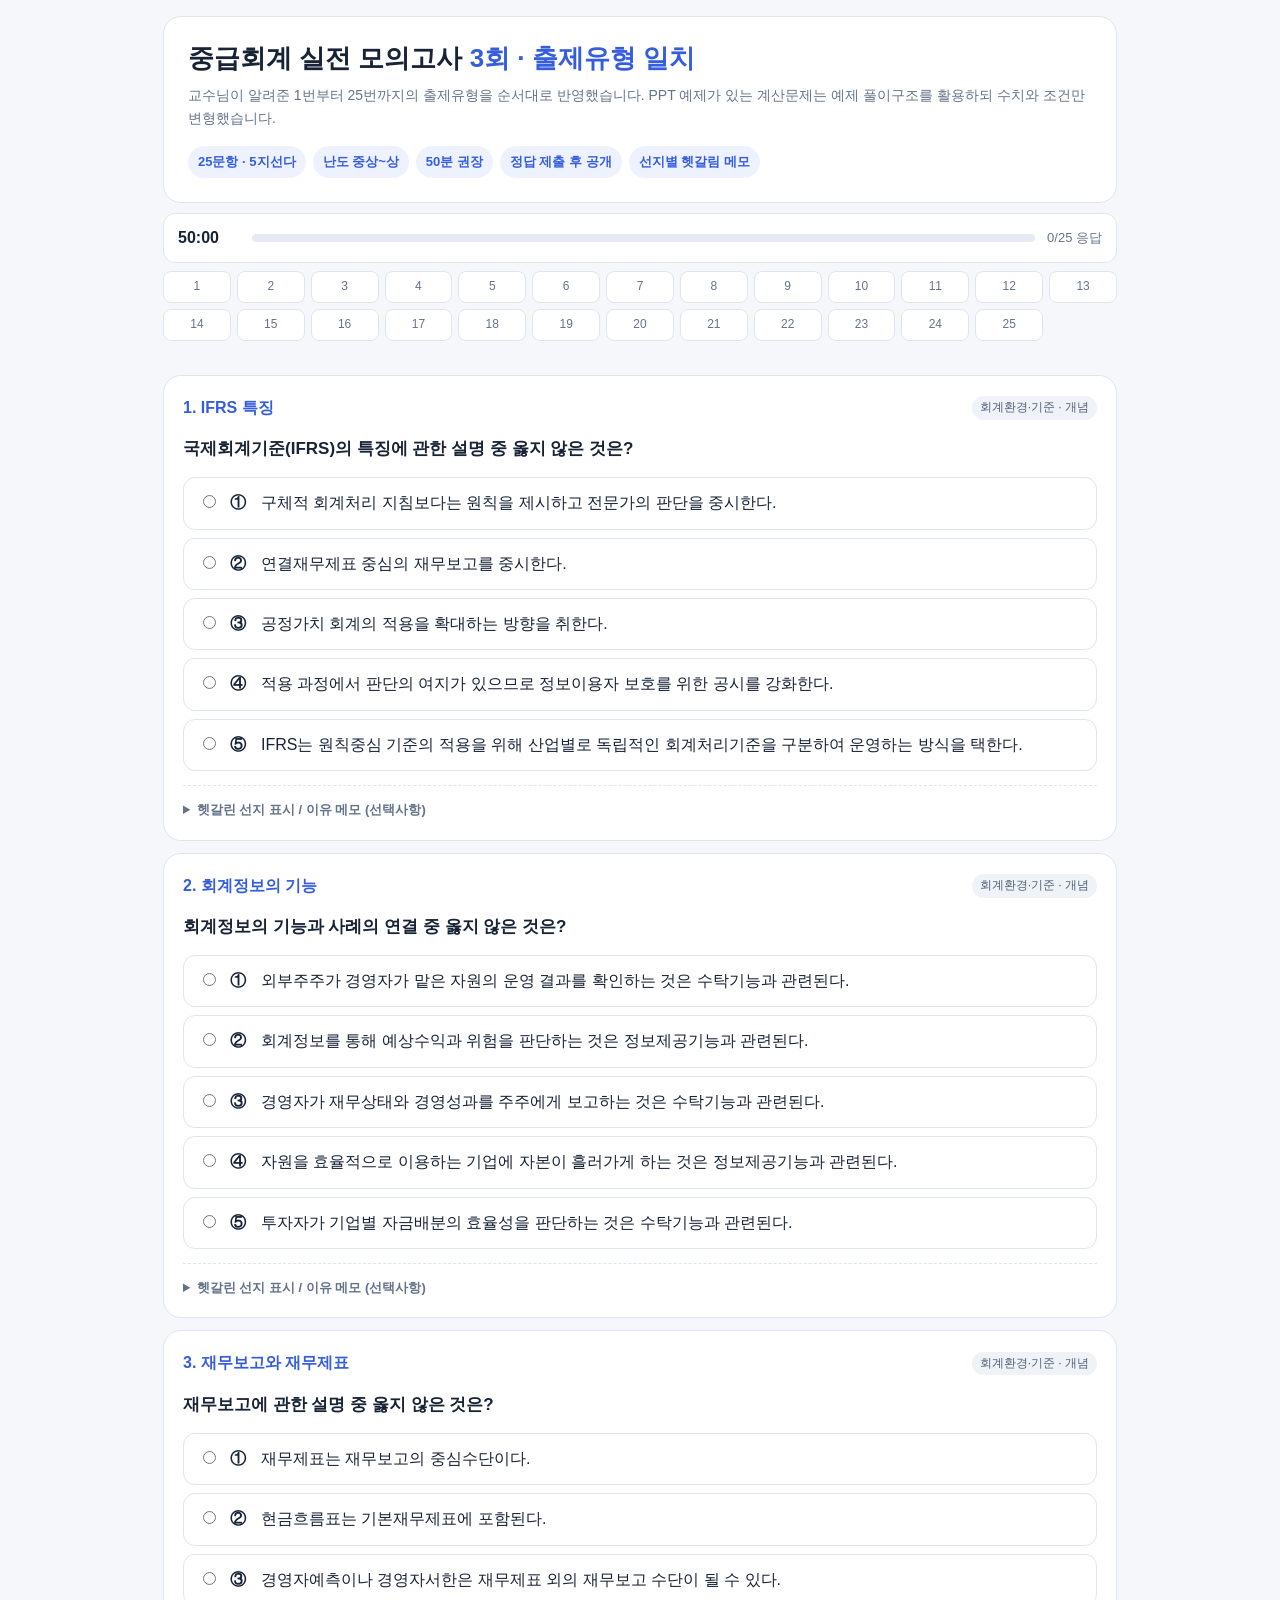
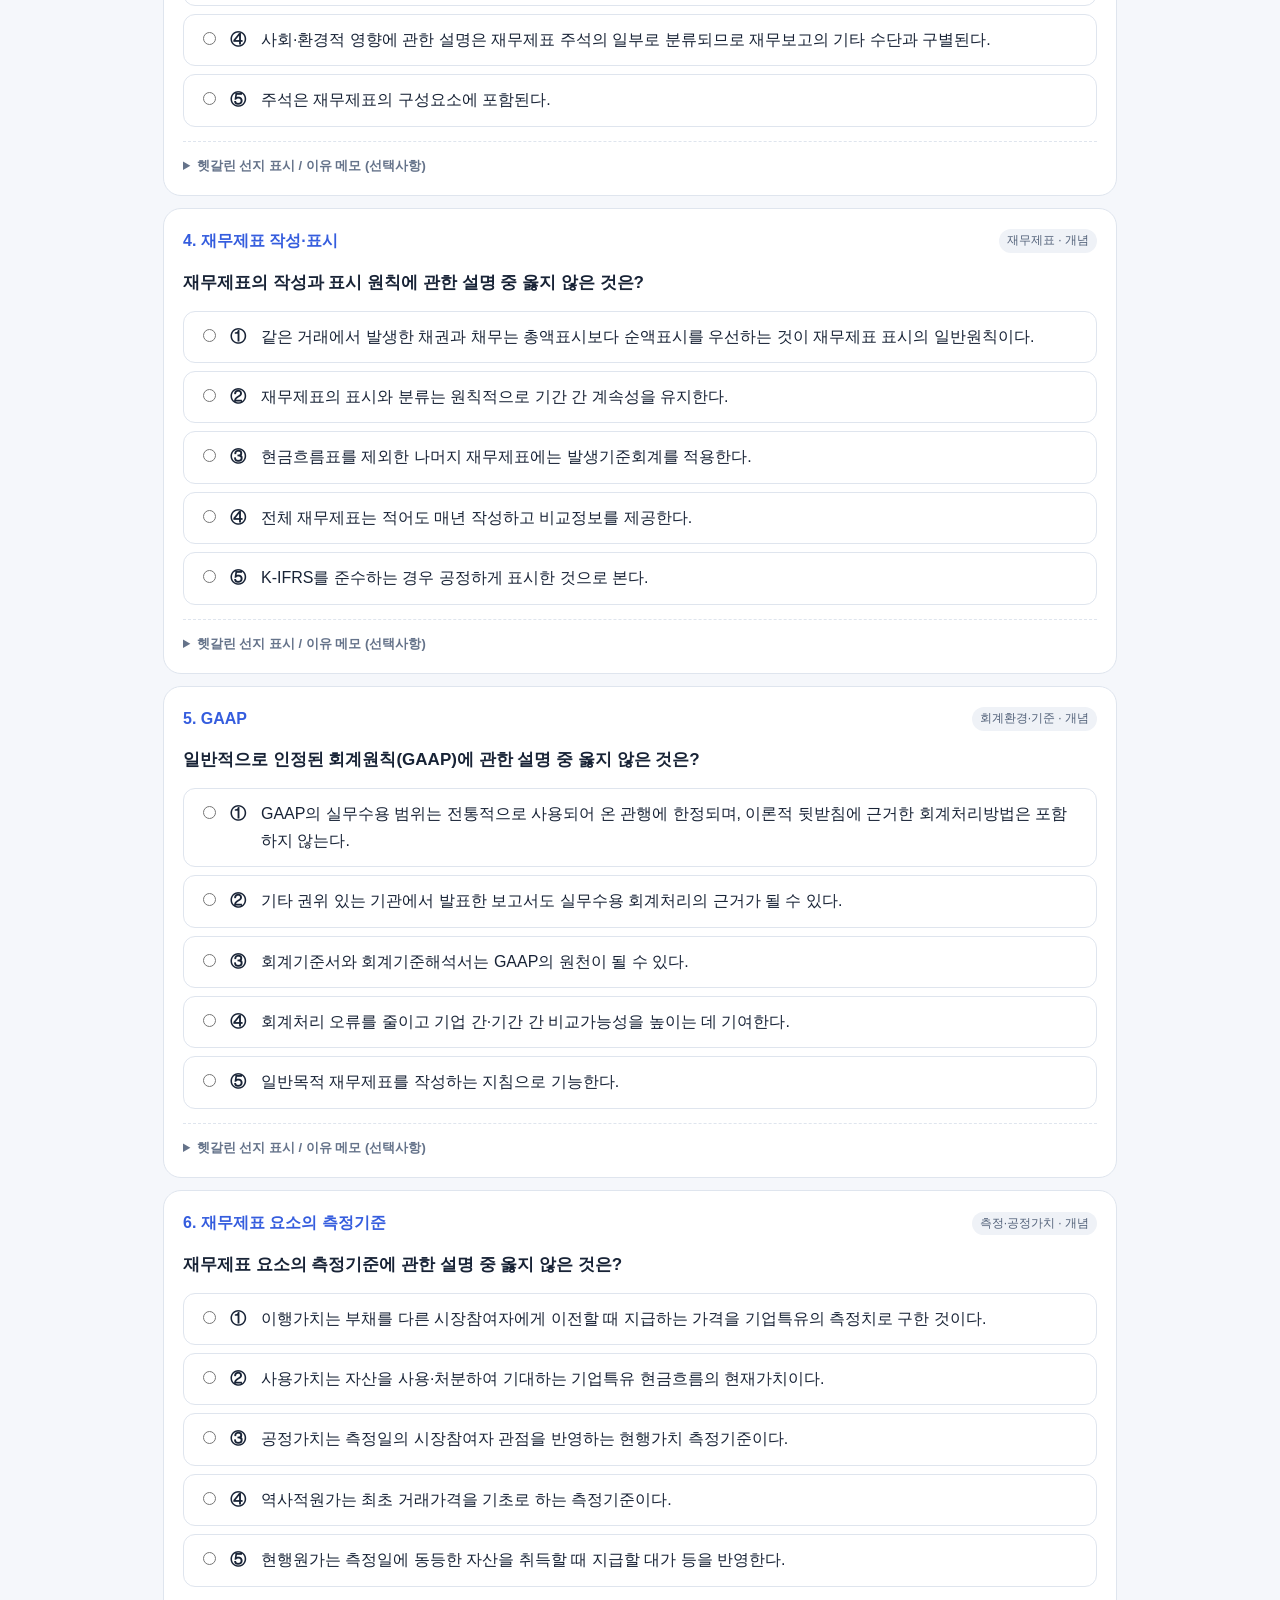
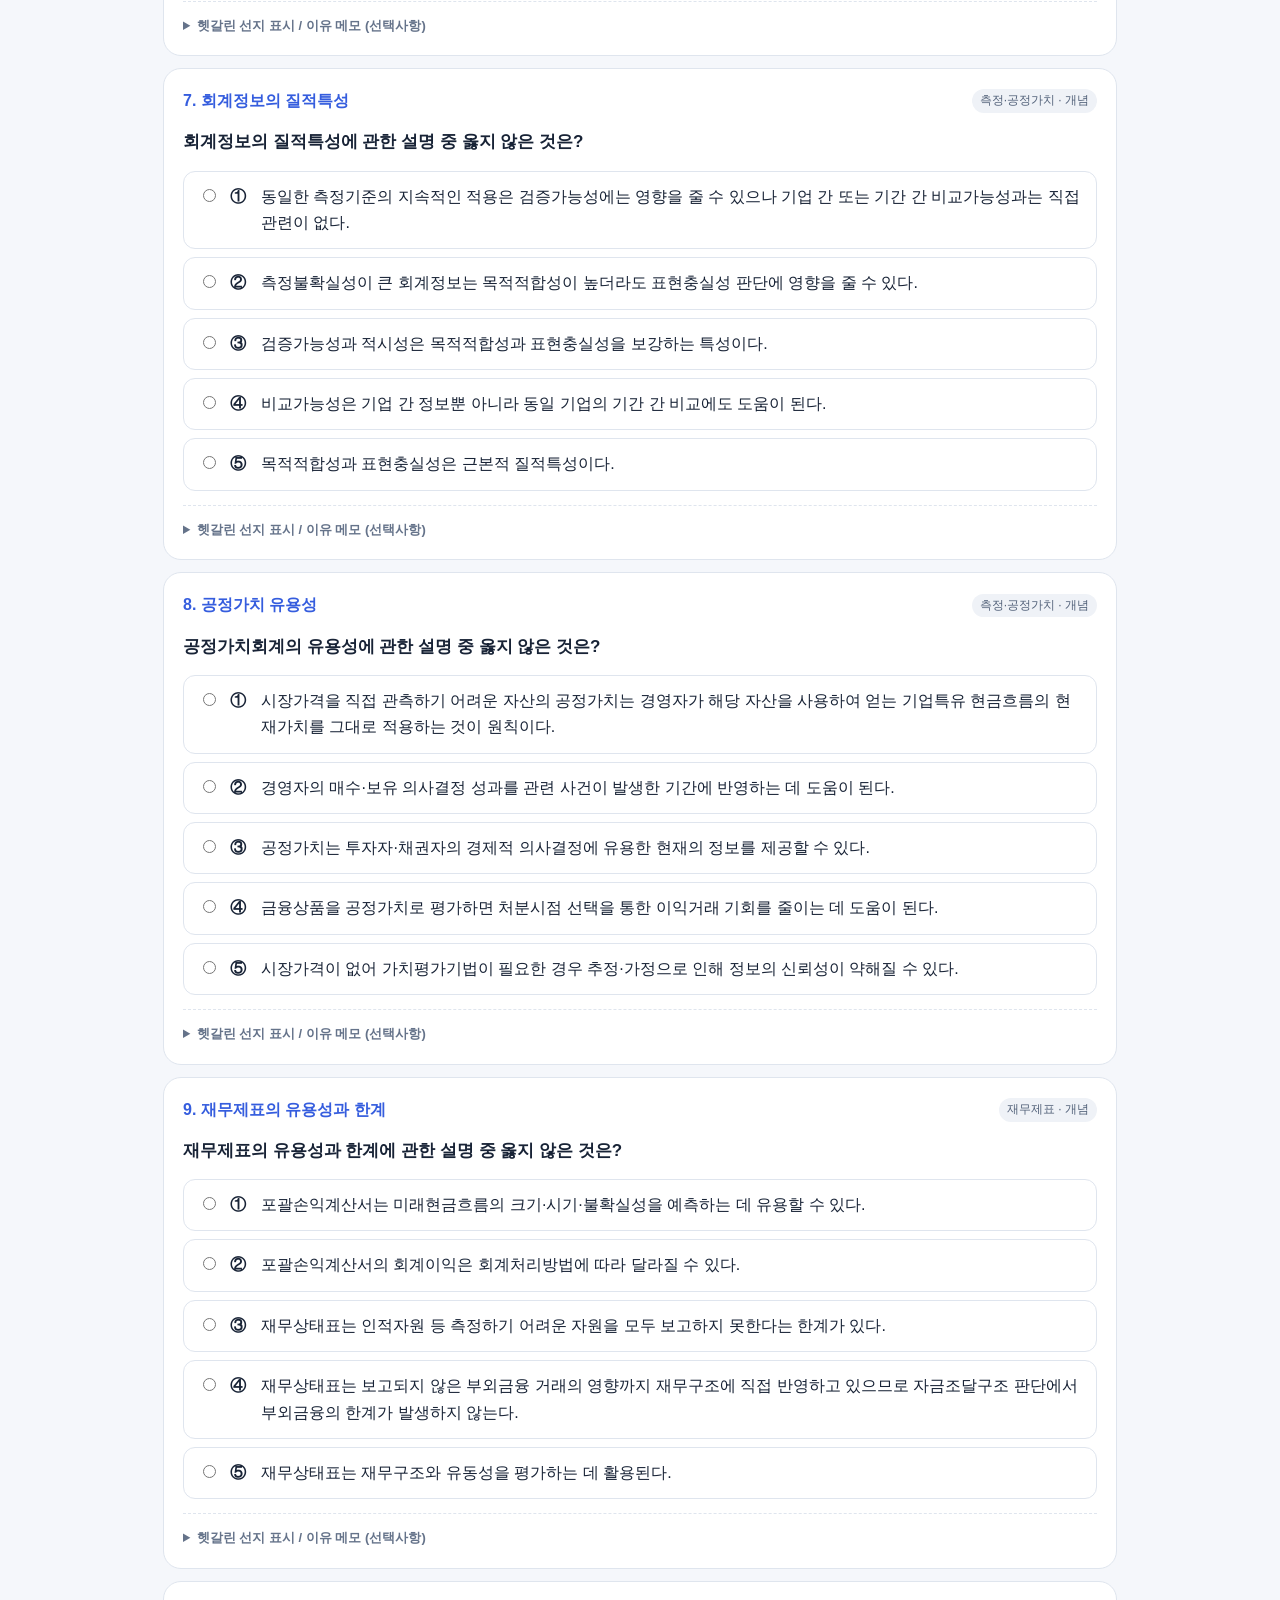
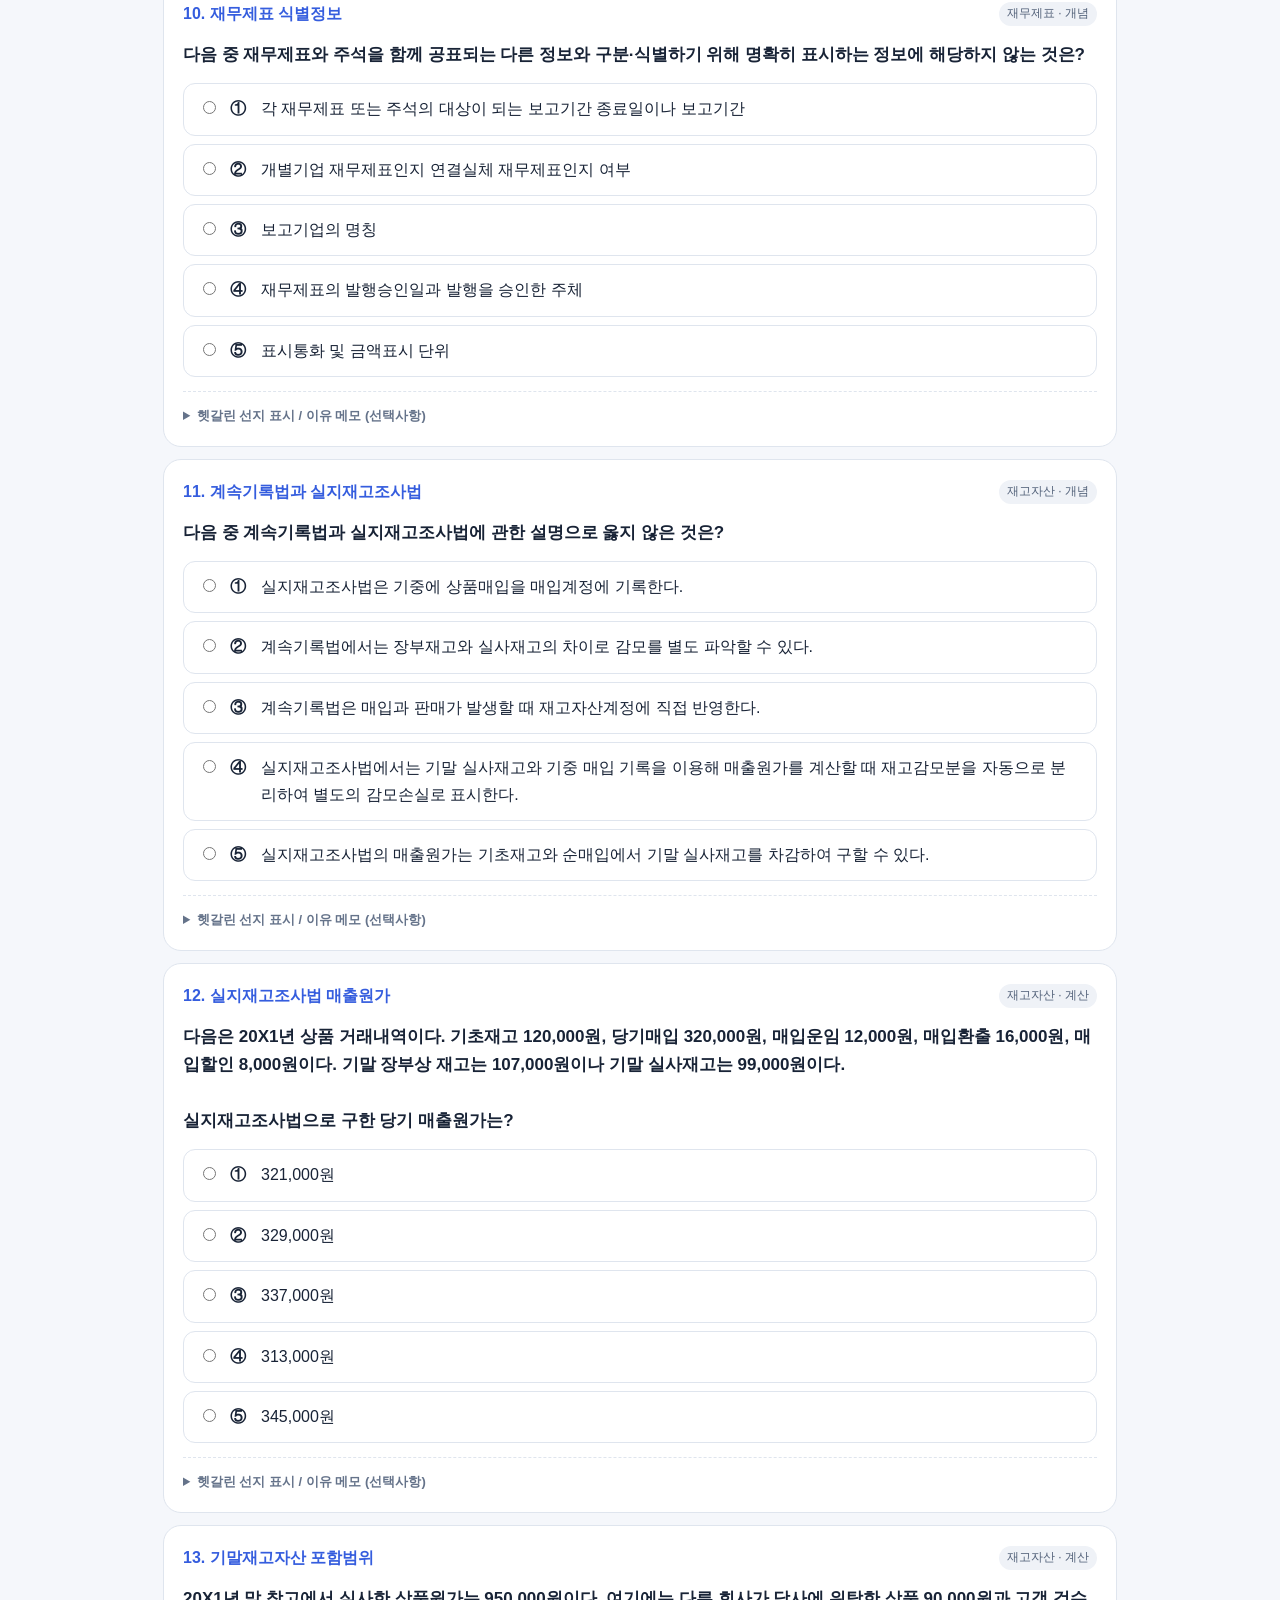
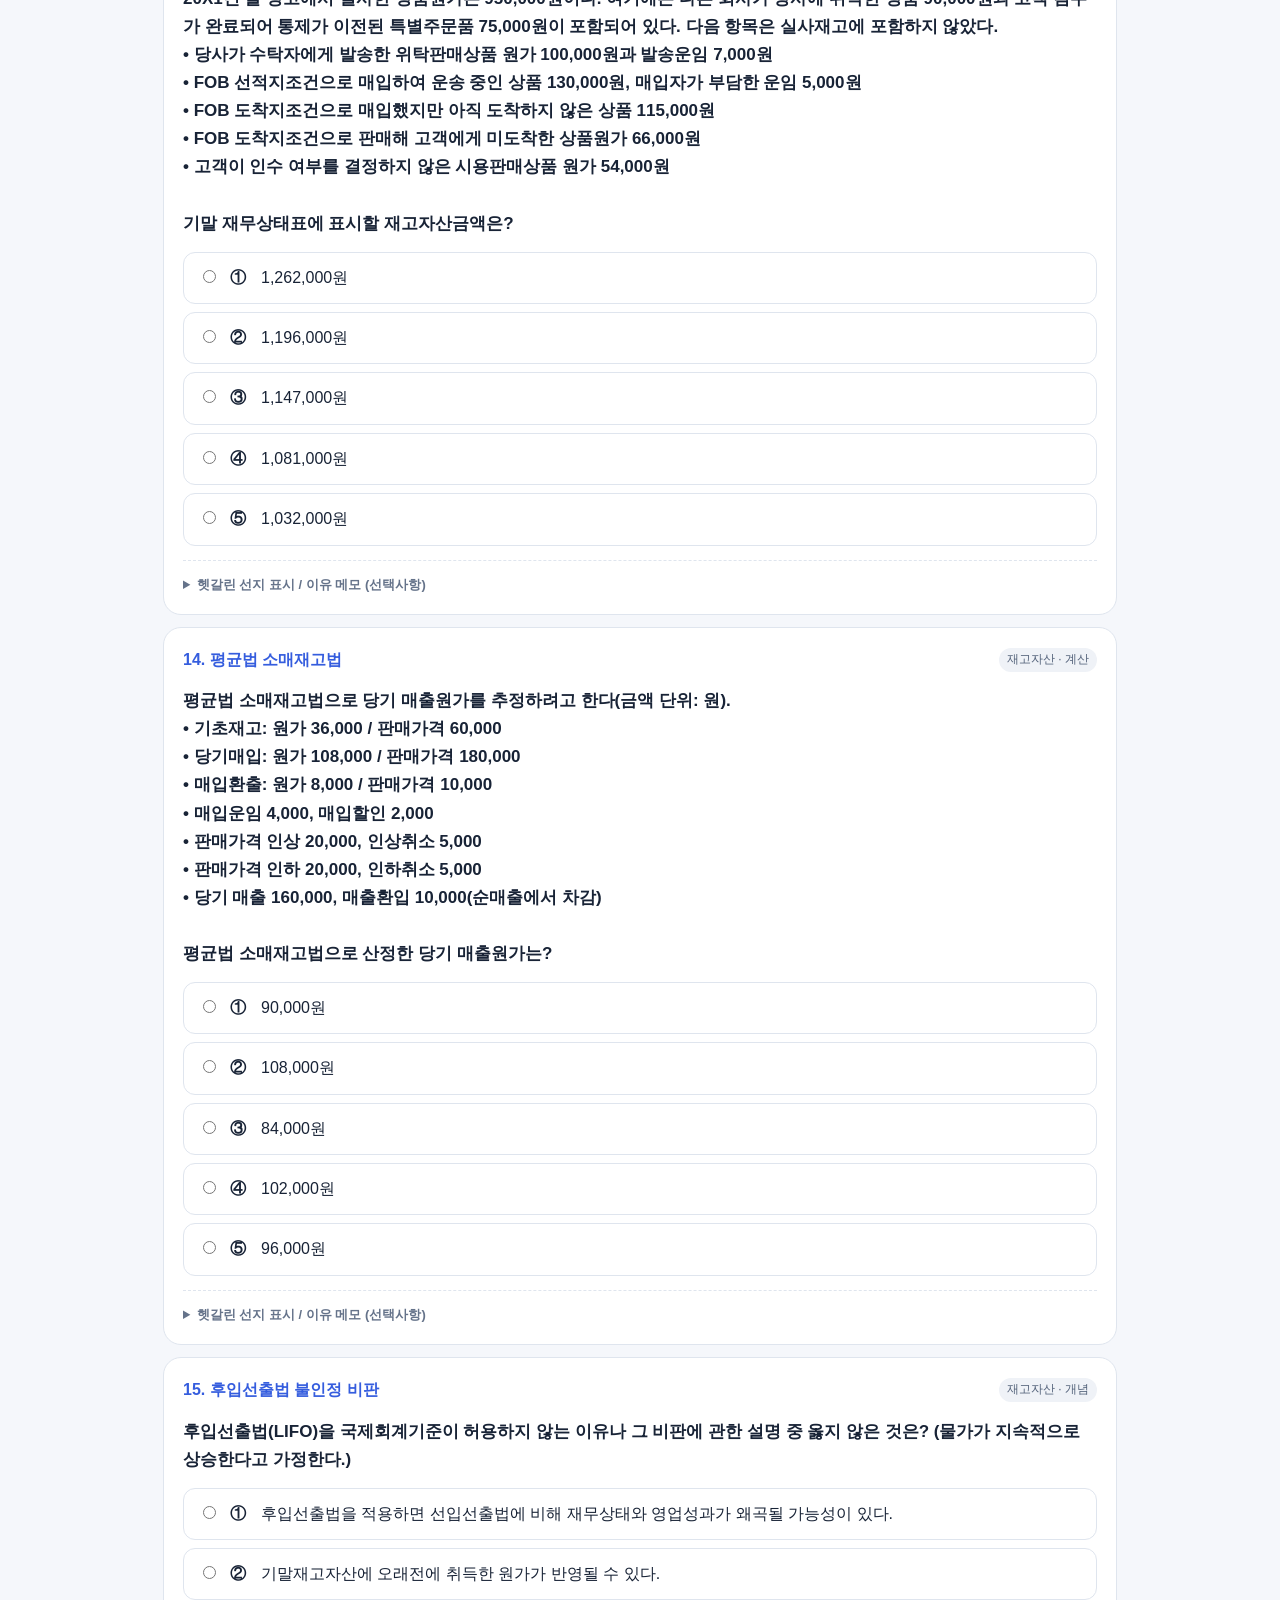
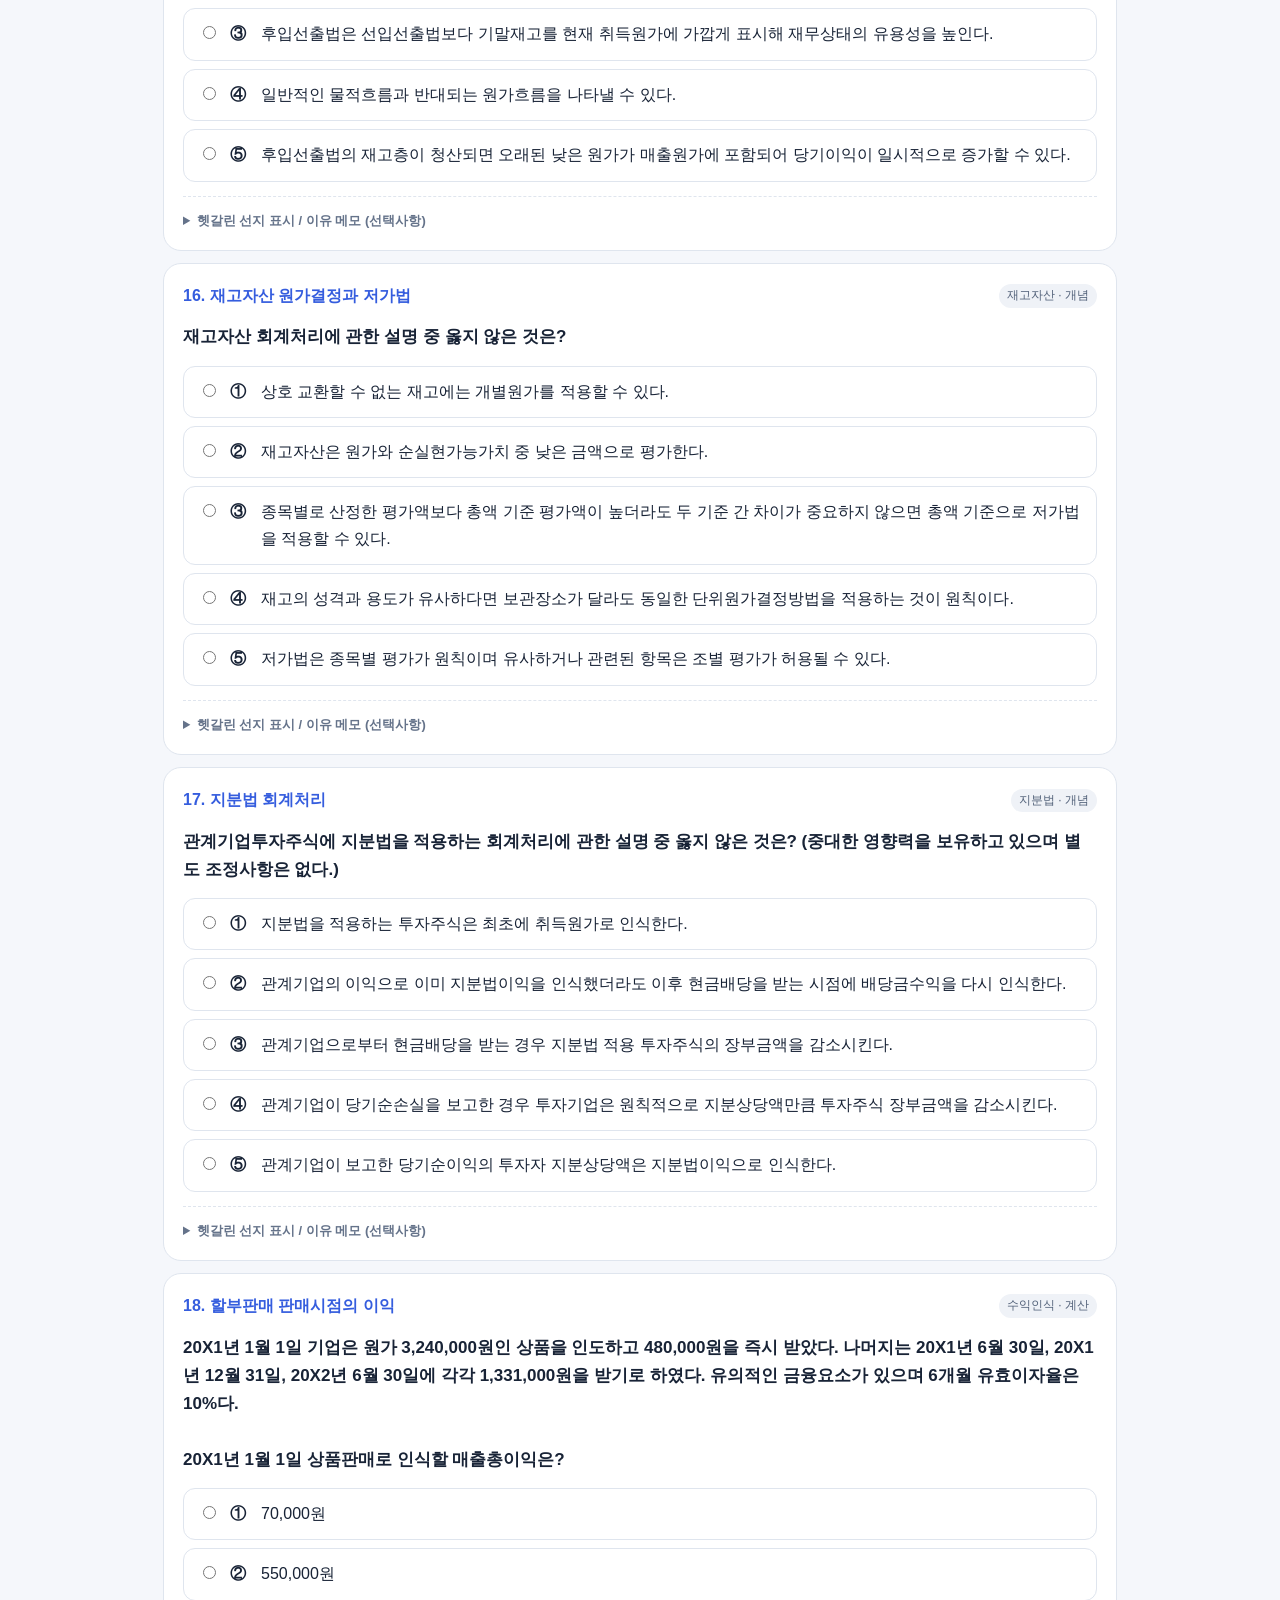
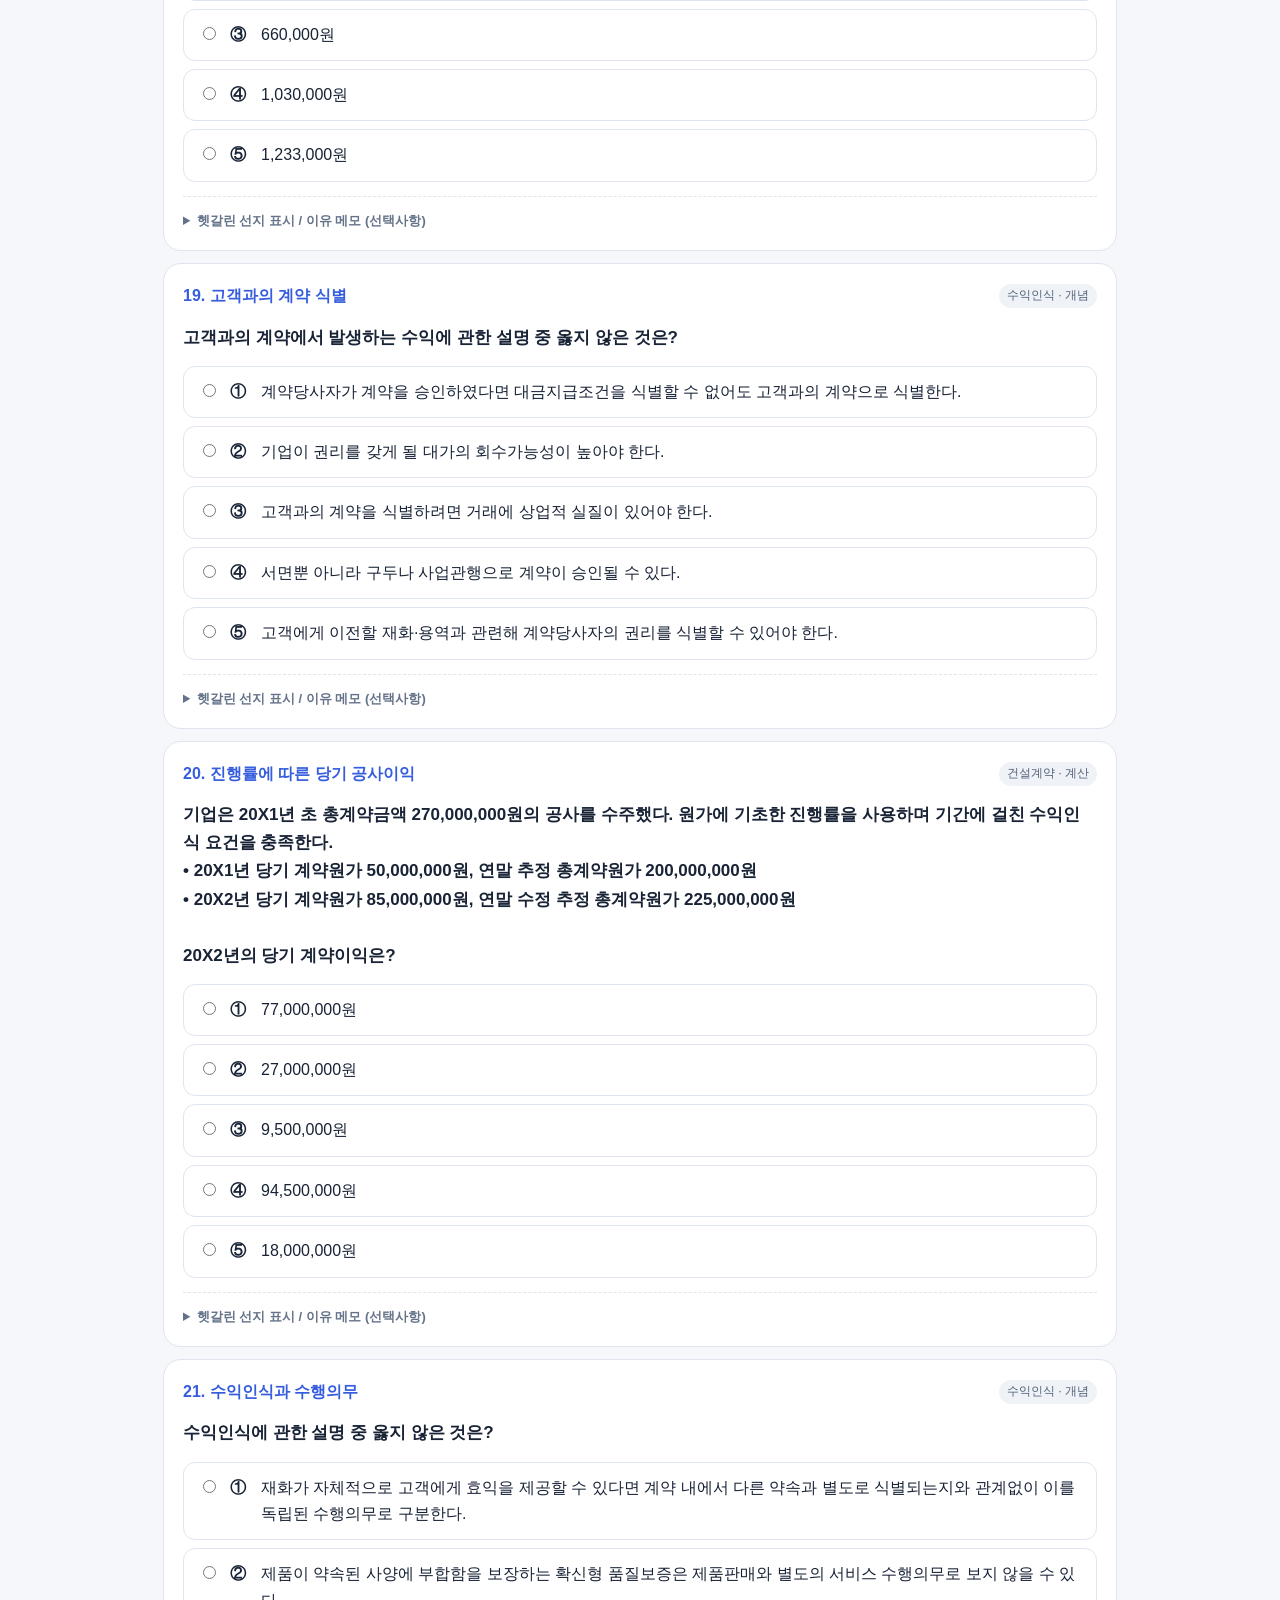
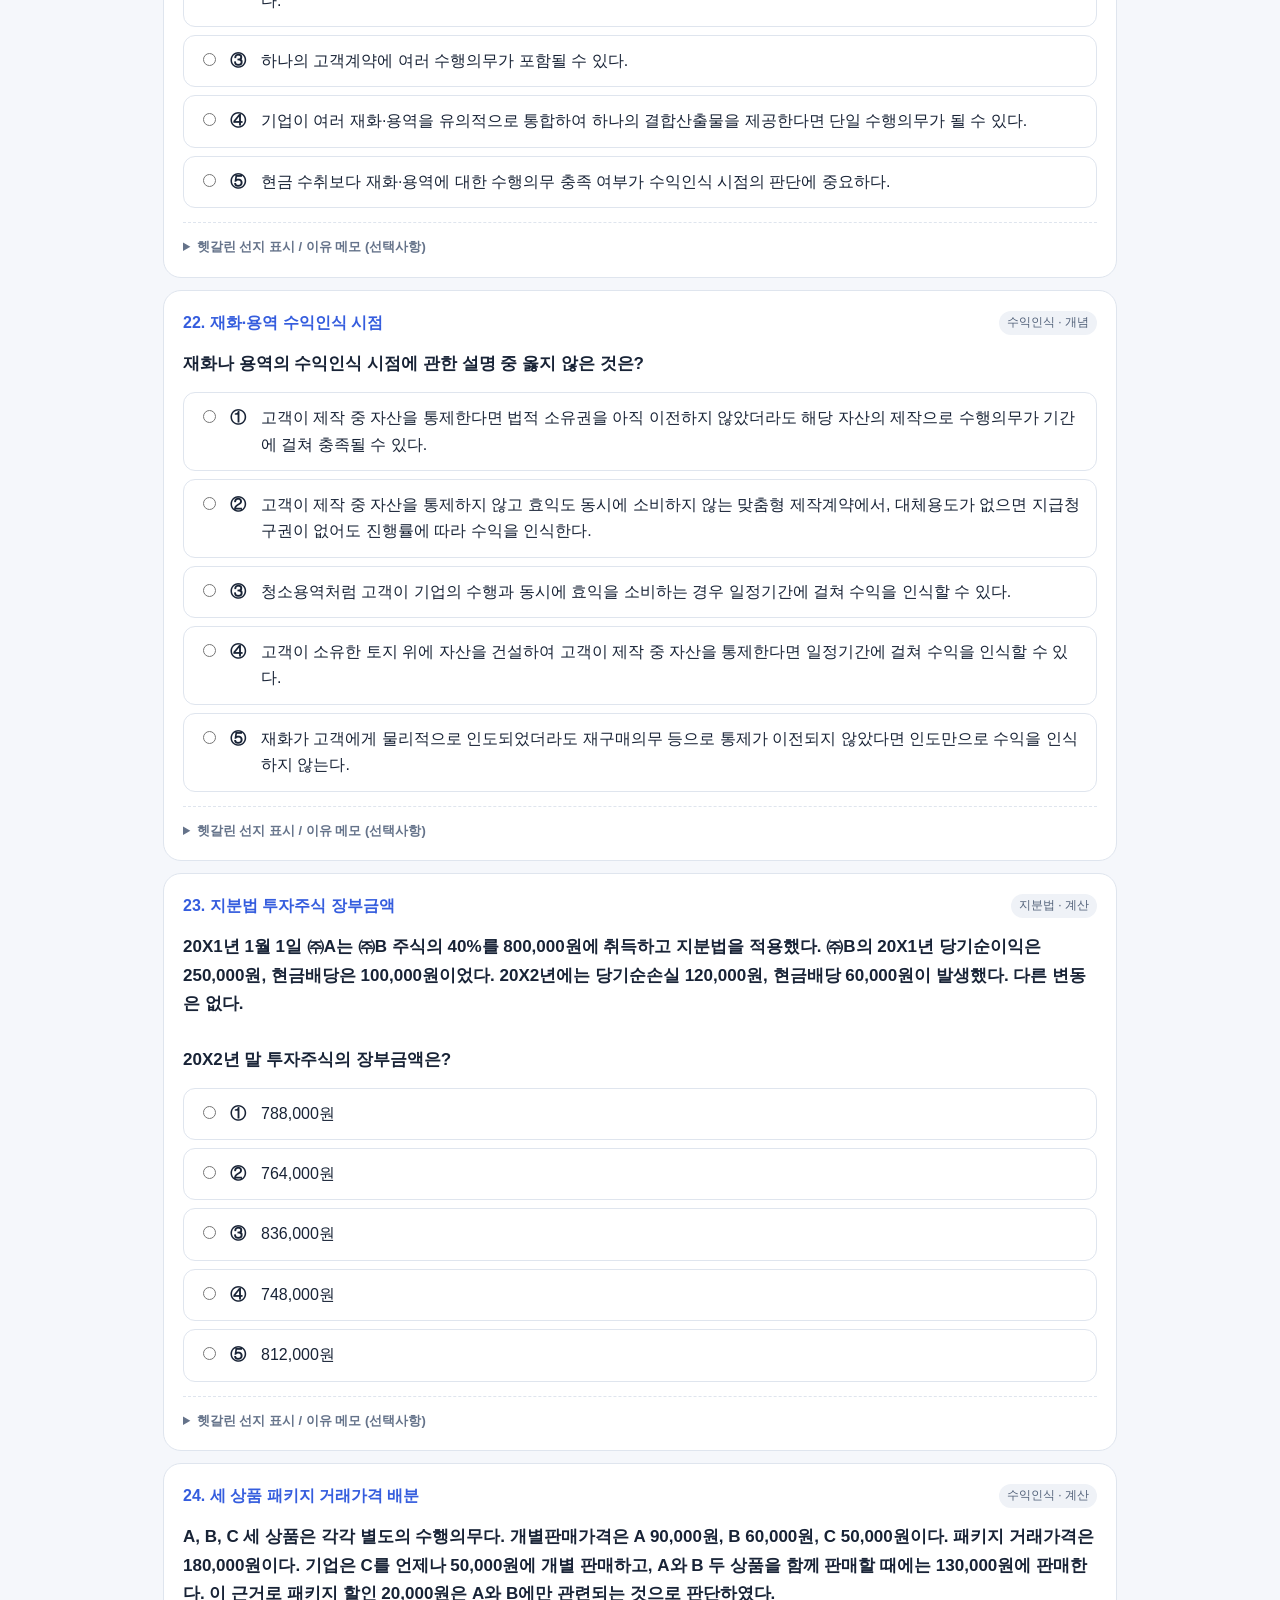
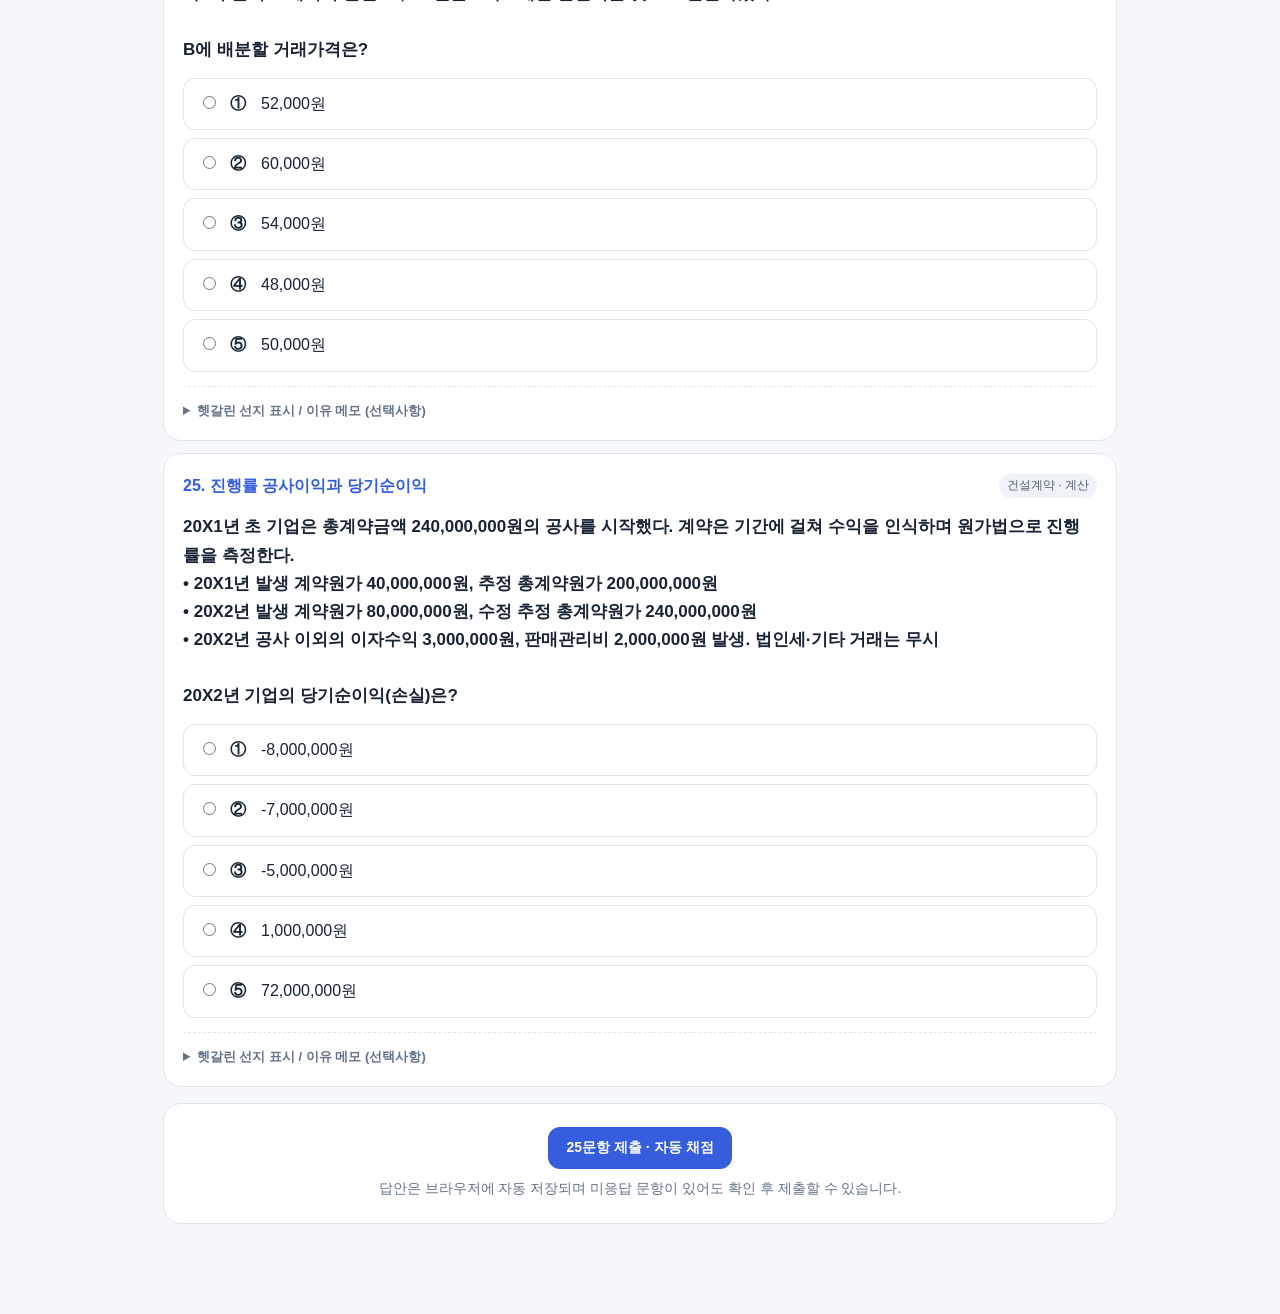
<file: accounting-quiz-exam-aligned-v5/index.html>
<!doctype html><html lang="ko"><head><meta charset="utf-8"><meta name="viewport" content="width=device-width,initial-scale=1,viewport-fit=cover"><meta name="color-scheme" content="light dark"><title>중급회계 모의고사 3회 · 출제유형 일치</title><style>
:root{--bg:#f5f7fb;--card:#fff;--ink:#182336;--muted:#65738a;--edge:#dfe5ee;--blue:#355dde;--bluebg:#eef2ff;--green:#067647;--greenbg:#e8f9ee;--red:#b42318;--redbg:#fff0ef;--gold:#975a12;--goldbg:#fff6e6}*{box-sizing:border-box}html{scroll-behavior:smooth}body{margin:0;background:var(--bg);color:var(--ink);font-family:-apple-system,BlinkMacSystemFont,"Apple SD Gothic Neo","Noto Sans KR",Arial,sans-serif;line-height:1.65}.wrap{max-width:980px;margin:auto;padding:16px 13px 90px}.hero,.card{background:var(--card);border:1px solid var(--edge);border-radius:18px}.hero{padding:24px}.hero h1{font-size:26px;margin:0 0 8px;line-height:1.35}.sub,.tiny{color:var(--muted)}.sub{margin:0;font-size:14px}.chips{display:flex;flex-wrap:wrap;gap:7px;margin:16px 0 0}.chip{background:var(--bluebg);border-radius:999px;font-size:13px;color:var(--blue);padding:5px 10px;font-weight:750}.sticky{position:sticky;top:0;z-index:30;padding:10px 0;background:color-mix(in srgb,var(--bg) 90%,transparent);backdrop-filter:blur(12px)}.progressbox{display:flex;gap:12px;align-items:center;border:1px solid var(--edge);border-radius:12px;padding:11px 14px;background:var(--card)}.timer{font-weight:900;font-variant-numeric:tabular-nums;min-width:62px}.track{height:8px;border-radius:99px;background:#e5eaf3;flex:1;overflow:hidden}.fill{height:100%;background:var(--blue);width:0}.answered{font-size:13px;white-space:nowrap;color:var(--muted)}.jump{display:grid;grid-template-columns:repeat(13,minmax(0,1fr));gap:6px;padding:8px 0 12px}.jump a{font-size:12px;text-align:center;text-decoration:none;color:var(--muted);background:var(--card);border:1px solid var(--edge);border-radius:8px;padding:5px}.jump a.done{background:var(--bluebg);color:var(--blue);border-color:#aabcf9}.question{padding:19px;margin:12px 0}.qtitle{display:flex;align-items:center;justify-content:space-between;gap:8px}.qnum{font-weight:900;color:var(--blue)}.kind{border-radius:99px;padding:2px 8px;background:#eff2f7;color:#526179;font-size:12px}.stem{font-size:17px;font-weight:740;white-space:pre-line;margin:14px 0}.option{display:flex;gap:11px;align-items:flex-start;padding:12px 14px;border:1px solid var(--edge);border-radius:12px;margin:8px 0;cursor:pointer}.option:has(input:checked){border-color:var(--blue);background:var(--bluebg)}.option input{margin-top:5px;accent-color:var(--blue)}.no{font-weight:900;min-width:20px}.extras{border-top:1px dashed var(--edge);margin-top:14px;padding-top:13px}.extras details summary{cursor:pointer;color:var(--muted);font-size:13px;font-weight:750}.extras p{font-size:12px;color:var(--muted);margin:7px 0}.doubts{display:flex;gap:7px;flex-wrap:wrap}.doubts label{border:1px solid var(--edge);border-radius:8px;padding:5px 10px;font-size:13px;cursor:pointer}.doubts label:has(input:checked){background:var(--goldbg);border-color:#f9b650;color:var(--gold)}textarea{display:block;width:100%;border:1px solid var(--edge);border-radius:10px;background:var(--card);color:var(--ink);padding:10px;resize:vertical;font-family:inherit;margin-top:9px;min-height:55px}.actions{padding:23px;text-align:center;margin-top:16px}.btn{border:0;border-radius:12px;padding:12px 18px;font-size:14px;font-weight:850;cursor:pointer}.primary{background:var(--blue);color:white}.secondary{background:var(--card);color:var(--ink);border:1px solid var(--edge)}.hidden{display:none!important}#result{display:none}.resultcard,.reviewcard{padding:22px;margin-top:13px}.score{font-size:52px;line-height:1.2;font-weight:950}.metrics{display:grid;grid-template-columns:repeat(2,minmax(0,1fr));gap:10px;margin-top:16px}.metric{border:1px solid var(--edge);border-radius:12px;padding:12px}.mtop{display:flex;justify-content:space-between;font-weight:800;font-size:14px}.bar{height:8px;background:#e6eaf2;border-radius:99px;overflow:hidden;margin-top:9px}.bar span{display:block;height:100%;background:var(--blue)}.vital{border-left:4px solid #dc8a19;background:var(--goldbg);padding:12px;border-radius:10px;margin:9px 0}.rline{padding:13px 14px;border:1px solid var(--edge);border-radius:12px;margin:11px 0}.rline.wrong{background:var(--redbg);border-color:#f4b5b0}.rline.right{background:var(--greenbg);border-color:#abe0bd}.rtitle{font-weight:900}.details{font-size:14px}.source{font-size:12px;color:var(--muted);margin-top:6px}.rline b{font-weight:850}.topactions{display:flex;flex-wrap:wrap;gap:8px;margin-top:15px}#copyStatus{font-size:13px;color:var(--muted)}@media(max-width:650px){.hero h1{font-size:21px}.jump{grid-template-columns:repeat(9,minmax(0,1fr))}.metrics{grid-template-columns:1fr}.question{padding:15px}.stem{font-size:16px}.answered{display:none}}
@media(prefers-color-scheme:dark){:root{--bg:#0e131b;--card:#171f2b;--ink:#edf2fb;--muted:#a2aec1;--edge:#2d394b;--blue:#89a3ff;--bluebg:#203252;--greenbg:#14342a;--redbg:#391f24;--goldbg:#332611}.kind{background:#283348;color:#b8c4d7}.track,.bar{background:#2b3544}}
</style></head><body><div class="wrap"><header class="hero"><h1>중급회계 실전 모의고사 <span style="color:var(--blue)">3회 · 출제유형 일치</span></h1><p class="sub">교수님이 알려준 1번부터 25번까지의 출제유형을 순서대로 반영했습니다. PPT 예제가 있는 계산문제는 예제 풀이구조를 활용하되 수치와 조건만 변형했습니다.</p><div class="chips"><span class="chip">25문항 · 5지선다</span><span class="chip">난도 중상~상</span><span class="chip">50분 권장</span><span class="chip">정답 제출 후 공개</span><span class="chip">선지별 헷갈림 메모</span></div></header><div class="sticky"><div class="progressbox"><span class="timer" id="timer">50:00</span><div class="track"><div class="fill" id="fill"></div></div><span id="answered" class="answered">0/25</span></div><nav id="jump" class="jump"></nav></div><main id="questions"></main><section class="card actions" id="submitSection"><button type="button" class="btn primary" id="submitBtn">25문항 제출 · 자동 채점</button><p class="sub" style="margin-top:8px">답안은 브라우저에 자동 저장되며 미응답 문항이 있어도 확인 후 제출할 수 있습니다.</p></section><section id="result"><div class="card resultcard"><h2>시험 결과</h2><div class="score"><span id="points">0</span><small style="font-size:20px"> / 100</small></div><p class="sub" id="overall"></p><div class="metrics" id="metrics"></div><div class="topactions"><button class="btn secondary" type="button" id="toggleFocus">오답·헷갈린 선지만 보기</button><button class="btn secondary" type="button" id="copyReport">진단 결과 복사하기</button><button class="btn secondary" type="button" id="reset">새로 풀기</button><span id="copyStatus"></span></div></div><div class="card reviewcard"><h2>우선 복습 개념</h2><div id="weak"></div></div><div class="card reviewcard"><h2>문항·선지별 상세 해설</h2><div id="reviews"></div></div></section></div><script>
const QS=[{"id":1,"area":"회계환경·기준","concept":"IFRS 특징","stem":"국제회계기준(IFRS)의 특징에 관한 설명 중 옳지 않은 것은?","options":["구체적 회계처리 지침보다는 원칙을 제시하고 전문가의 판단을 중시한다.","연결재무제표 중심의 재무보고를 중시한다.","적용 과정에서 판단의 여지가 있으므로 정보이용자 보호를 위한 공시를 강화한다.","IFRS는 원칙중심 기준의 적용을 위해 산업별로 독립적인 회계처리기준을 구분하여 운영하는 방식을 택한다.","공정가치 회계의 적용을 확대하는 방향을 취한다."],"answer":3,"explain":"교수자료의 IFRS 특징은 원칙주의, 전문가 판단, 산업별기준 배제, 연결재무제표 중심, 공시강화, 공정가치 확대다. 산업별 독립기준을 늘린다는 내용이 틀리다.","source":"제1장 슬라이드24","kind":"개념"},{"id":2,"area":"회계환경·기준","concept":"회계정보의 기능","stem":"회계정보의 기능과 사례의 연결 중 옳지 않은 것은?","options":["회계정보를 통해 예상수익과 위험을 판단하는 것은 정보제공기능과 관련된다.","외부주주가 경영자가 맡은 자원의 운영 결과를 확인하는 것은 수탁기능과 관련된다.","자원을 효율적으로 이용하는 기업에 자본이 흘러가게 하는 것은 정보제공기능과 관련된다.","경영자가 재무상태와 경영성과를 주주에게 보고하는 것은 수탁기능과 관련된다.","투자자가 기업별 자금배분의 효율성을 판단하는 것은 수탁기능과 관련된다."],"answer":4,"explain":"투자자의 자금배분 결정은 정보제공기능이다. 수탁기능은 경영자가 주주에게 위임받은 자원의 운용 결과를 보고하는 기능이다.","source":"제1장 슬라이드7","kind":"개념"},{"id":3,"area":"회계환경·기준","concept":"재무보고와 재무제표","stem":"재무보고에 관한 설명 중 옳지 않은 것은?","options":["재무제표는 재무보고의 중심수단이다.","현금흐름표는 기본재무제표에 포함된다.","경영자예측이나 경영자서한은 재무제표 외의 재무보고 수단이 될 수 있다.","사회·환경적 영향에 관한 설명은 재무제표 주석의 일부로 분류되므로 재무보고의 기타 수단과 구별된다.","주석은 재무제표의 구성요소에 포함된다."],"answer":3,"explain":"교수자료에서는 사회·환경적 영향에 관한 설명을 사업보고서·경영자예측·경영자서한과 함께 재무보고의 기타수단으로 구분한다.","source":"제1장 슬라이드6","kind":"개념"},{"id":4,"area":"재무제표","concept":"재무제표 작성·표시","stem":"재무제표의 작성과 표시 원칙에 관한 설명 중 옳지 않은 것은?","options":["K-IFRS를 준수하는 경우 공정하게 표시한 것으로 본다.","전체 재무제표는 적어도 매년 작성하고 비교정보를 제공한다.","현금흐름표를 제외한 나머지 재무제표에는 발생기준회계를 적용한다.","재무제표의 표시와 분류는 원칙적으로 기간 간 계속성을 유지한다.","같은 거래에서 발생한 채권과 채무는 총액표시보다 순액표시를 우선하는 것이 재무제표 표시의 일반원칙이다."],"answer":4,"explain":"상계금지가 원칙이다. 자산과 부채, 수익과 비용을 임의로 상계하지 않는다.","source":"제3장 슬라이드5","kind":"개념"},{"id":5,"area":"회계환경·기준","concept":"GAAP","stem":"일반적으로 인정된 회계원칙(GAAP)에 관한 설명 중 옳지 않은 것은?","options":["일반목적 재무제표를 작성하는 지침으로 기능한다.","회계처리 오류를 줄이고 기업 간·기간 간 비교가능성을 높이는 데 기여한다.","회계기준서와 회계기준해석서는 GAAP의 원천이 될 수 있다.","기타 권위 있는 기관에서 발표한 보고서도 실무수용 회계처리의 근거가 될 수 있다.","GAAP의 실무수용 범위는 전통적으로 사용되어 온 관행에 한정되며, 이론적 뒷받침에 근거한 회계처리방법은 포함하지 않는다."],"answer":4,"explain":"교수자료는 공식 기준서·해석서와 실무수용된 전통적 방법, 이론적 뒷받침이 있는 방법, 기타 권위 있는 보고서를 함께 제시한다.","source":"제1장 슬라이드11","kind":"개념"},{"id":6,"area":"측정·공정가치","concept":"재무제표 요소의 측정기준","stem":"재무제표 요소의 측정기준에 관한 설명 중 옳지 않은 것은?","options":["역사적원가는 최초 거래가격을 기초로 하는 측정기준이다.","공정가치는 측정일의 시장참여자 관점을 반영하는 현행가치 측정기준이다.","사용가치는 자산을 사용·처분하여 기대하는 기업특유 현금흐름의 현재가치이다.","이행가치는 부채를 다른 시장참여자에게 이전할 때 지급하는 가격을 기업특유의 측정치로 구한 것이다.","현행원가는 측정일에 동등한 자산을 취득할 때 지급할 대가 등을 반영한다."],"answer":3,"explain":"부채를 시장참여자에게 이전할 때의 가격은 공정가치 관점이다. 이행가치는 기업이 부채를 이행할 때 이전할 현금·경제적 자원의 현재가치이며 기업특유의 가정을 사용한다.","source":"제4장 슬라이드13~14","kind":"개념"},{"id":7,"area":"측정·공정가치","concept":"회계정보의 질적특성","stem":"회계정보의 질적특성에 관한 설명 중 옳지 않은 것은?","options":["목적적합성과 표현충실성은 근본적 질적특성이다.","비교가능성은 기업 간 정보뿐 아니라 동일 기업의 기간 간 비교에도 도움이 된다.","검증가능성과 적시성은 목적적합성과 표현충실성을 보강하는 특성이다.","측정불확실성이 큰 회계정보는 목적적합성이 높더라도 표현충실성 판단에 영향을 줄 수 있다.","동일한 측정기준의 지속적인 적용은 검증가능성에는 영향을 줄 수 있으나 기업 간 또는 기간 간 비교가능성과는 직접 관련이 없다."],"answer":4,"explain":"동일 항목에 동일 측정기준을 일관되게 적용하면 비교가능성이 높아질 수 있다. 검증가능성은 보강적 특성이며, 근본적 질적특성은 목적적합성과 표현충실성이다.","source":"제4장 질적특성 및 측정기준 선택 부분","kind":"개념"},{"id":8,"area":"측정·공정가치","concept":"공정가치 유용성","stem":"공정가치회계의 유용성에 관한 설명 중 옳지 않은 것은?","options":["공정가치는 투자자·채권자의 경제적 의사결정에 유용한 현재의 정보를 제공할 수 있다.","경영자의 매수·보유 의사결정 성과를 관련 사건이 발생한 기간에 반영하는 데 도움이 된다.","금융상품을 공정가치로 평가하면 처분시점 선택을 통한 이익거래 기회를 줄이는 데 도움이 된다.","시장가격이 없어 가치평가기법이 필요한 경우 추정·가정으로 인해 정보의 신뢰성이 약해질 수 있다.","시장가격을 직접 관측하기 어려운 자산의 공정가치는 경영자가 해당 자산을 사용하여 얻는 기업특유 현금흐름의 현재가치를 그대로 적용하는 것이 원칙이다."],"answer":4,"explain":"공정가치는 시장참여자의 가정을 반영한다. 공시가격이 없으면 가치평가기법을 사용할 수 있으나, 기업특유 현금흐름을 그대로 사용하는 사용가치와 동일한 개념은 아니다. 추정기법은 검증가능성에 한계가 있을 수 있다.","source":"제4장 슬라이드27·29","kind":"개념"},{"id":9,"area":"재무제표","concept":"재무제표의 유용성과 한계","stem":"재무제표의 유용성과 한계에 관한 설명 중 옳지 않은 것은?","options":["재무상태표는 재무구조와 유동성을 평가하는 데 활용된다.","재무상태표는 인적자원 등 측정하기 어려운 자원을 모두 보고하지 못한다는 한계가 있다.","포괄손익계산서의 회계이익은 회계처리방법에 따라 달라질 수 있다.","포괄손익계산서는 미래현금흐름의 크기·시기·불확실성을 예측하는 데 유용할 수 있다.","재무상태표는 보고되지 않은 부외금융 거래의 영향까지 재무구조에 직접 반영하고 있으므로 자금조달구조 판단에서 부외금융의 한계가 발생하지 않는다."],"answer":4,"explain":"재무상태표는 자원·재무구조·유동성·재무탄력성 평가에 유용하나, 부외금융은 자산·부채의 보고에 반영되지 않을 수 있는 한계가 있다. 회계이익과 경제학적 이익도 서로 다르며 회계이익은 정책·추정의 영향을 받는다.","source":"제3장 슬라이드8·14","kind":"개념"},{"id":10,"area":"재무제표","concept":"재무제표 식별정보","stem":"다음 중 재무제표와 주석을 함께 공표되는 다른 정보와 구분·식별하기 위해 명확히 표시하는 정보에 해당하지 않는 것은?","options":["보고기업의 명칭","개별기업 재무제표인지 연결실체 재무제표인지 여부","각 재무제표 또는 주석의 대상이 되는 보고기간 종료일이나 보고기간","표시통화 및 금액표시 단위","재무제표의 발행승인일과 발행을 승인한 주체"],"answer":4,"explain":"재무제표 식별정보는 보고기업 명칭·개별/연결 여부·보고기간 종료일 또는 보고기간·표시통화·금액표시 단위다. 발행승인일과 승인 주체는 다른 공시 요구의 대상이 될 수 있지만 이 식별정보 목록과는 구분된다.","source":"제3장 슬라이드6","kind":"개념"},{"id":11,"area":"재고자산","concept":"계속기록법과 실지재고조사법","stem":"다음 중 계속기록법과 실지재고조사법에 관한 설명으로 옳지 않은 것은?","options":["계속기록법은 매입과 판매가 발생할 때 재고자산계정에 직접 반영한다.","실지재고조사법은 기중에 상품매입을 매입계정에 기록한다.","실지재고조사법의 매출원가는 기초재고와 순매입에서 기말 실사재고를 차감하여 구할 수 있다.","계속기록법에서는 장부재고와 실사재고의 차이로 감모를 별도 파악할 수 있다.","실지재고조사법에서는 기말 실사재고와 기중 매입 기록을 이용해 매출원가를 계산할 때 재고감모분을 자동으로 분리하여 별도의 감모손실로 표시한다."],"answer":4,"explain":"실지재고조사법에서는 기중 재고수량을 계속 기록하지 않기 때문에 실사재고의 부족분이 매출원가에 섞일 수 있다. 계속기록법은 기말 장부수량과 실사수량을 비교해 감모를 별도로 확인할 수 있다.","source":"제6장 슬라이드9~10","kind":"개념"},{"id":12,"area":"재고자산","concept":"실지재고조사법 매출원가","stem":"다음은 20X1년 상품 거래내역이다. 기초재고 120,000원, 당기매입 320,000원, 매입운임 12,000원, 매입환출 16,000원, 매입할인 8,000원이다. 기말 장부상 재고는 107,000원이나 기말 실사재고는 99,000원이다.\n\n실지재고조사법으로 구한 당기 매출원가는?","options":["321,000원","329,000원","337,000원","313,000원","345,000원"],"answer":1,"explain":"판매가능원가=120,000+320,000+12,000−16,000−8,000=428,000원. 실지재고조사법 매출원가=428,000−99,000=329,000원. 장부재고 107,000원을 사용하면 감모 8,000원을 제외하게 된다.","source":"제6장 예제 6-1 및 계속·실지재고 비교 구조","kind":"계산"},{"id":13,"area":"재고자산","concept":"기말재고자산 포함범위","stem":"20X1년 말 창고에서 실사한 상품원가는 950,000원이다. 여기에는 다른 회사가 당사에 위탁한 상품 90,000원과 고객 검수가 완료되어 통제가 이전된 특별주문품 75,000원이 포함되어 있다. 다음 항목은 실사재고에 포함하지 않았다.\n• 당사가 수탁자에게 발송한 위탁판매상품 원가 100,000원과 발송운임 7,000원\n• FOB 선적지조건으로 매입하여 운송 중인 상품 130,000원, 매입자가 부담한 운임 5,000원\n• FOB 도착지조건으로 매입했지만 아직 도착하지 않은 상품 115,000원\n• FOB 도착지조건으로 판매해 고객에게 미도착한 상품원가 66,000원\n• 고객이 인수 여부를 결정하지 않은 시용판매상품 원가 54,000원\n\n기말 재무상태표에 표시할 재고자산금액은?","options":["1,032,000원","1,081,000원","1,147,000원","1,262,000원","1,196,000원"],"answer":2,"explain":"실사 950,000−타사 위탁 90,000−인도 완료된 주문품 75,000+당사 적송원가 107,000+선적지 매입원가 135,000+도착지조건 판매 미도착품 66,000+시용판매 54,000=1,147,000원. 도착지조건 매입 미도착품은 판매자 재고이므로 미포함.","source":"제6장 슬라이드6~8 미착품·적송품·특별판매","kind":"계산"},{"id":14,"area":"재고자산","concept":"평균법 소매재고법","stem":"평균법 소매재고법으로 당기 매출원가를 추정하려고 한다(금액 단위: 원).\n• 기초재고: 원가 36,000 / 판매가격 60,000\n• 당기매입: 원가 108,000 / 판매가격 180,000\n• 매입환출: 원가 8,000 / 판매가격 10,000\n• 매입운임 4,000, 매입할인 2,000\n• 판매가격 인상 20,000, 인상취소 5,000\n• 판매가격 인하 20,000, 인하취소 5,000\n• 당기 매출 160,000, 매출환입 10,000(순매출에서 차감)\n\n평균법 소매재고법으로 산정한 당기 매출원가는?","options":["84,000원","90,000원","96,000원","102,000원","108,000원"],"answer":1,"explain":"판매가능 원가=36+108−8+4−2=138천원. 판매가능 소매가=60+180−10+(20−5)−(20−5)=230천원. 평균 원가율=60%. 순매출=160−10=150천원. 기말 소매가=80천원, 기말 원가=48천원. 매출원가=138−48=90천원. 매입운임은 원가열에만 가산한다.","source":"제6장 예제 6-16~18 소매재고법의 원가율·인상·인하 구조","kind":"계산"},{"id":15,"area":"재고자산","concept":"후입선출법 불인정 비판","stem":"후입선출법(LIFO)을 국제회계기준이 허용하지 않는 이유나 그 비판에 관한 설명 중 옳지 않은 것은? (물가가 지속적으로 상승한다고 가정한다.)","options":["기말재고자산에 오래전에 취득한 원가가 반영될 수 있다.","일반적인 물적흐름과 반대되는 원가흐름을 나타낼 수 있다.","후입선출법의 재고층이 청산되면 오래된 낮은 원가가 매출원가에 포함되어 당기이익이 일시적으로 증가할 수 있다.","후입선출법은 선입선출법보다 기말재고를 현재 취득원가에 가깝게 표시해 재무상태의 유용성을 높인다.","후입선출법을 적용하면 선입선출법에 비해 재무상태와 영업성과가 왜곡될 가능성이 있다."],"answer":3,"explain":"물가상승기 LIFO는 과거의 낮은 취득원가가 기말재고에 남으므로 현재 취득원가를 나타내기 어렵다. LIFO 청산은 낮은 원가가 매출원가로 흘러가 이익이 커질 수 있다.","source":"제6장 슬라이드39~41 후입선출법 불허 이유","kind":"개념"},{"id":16,"area":"재고자산","concept":"재고자산 원가결정과 저가법","stem":"재고자산 회계처리에 관한 설명 중 옳지 않은 것은?","options":["상호 교환할 수 없는 재고에는 개별원가를 적용할 수 있다.","재고의 성격과 용도가 유사하다면 보관장소가 달라도 동일한 단위원가결정방법을 적용하는 것이 원칙이다.","재고자산은 원가와 순실현가능가치 중 낮은 금액으로 평가한다.","저가법은 종목별 평가가 원칙이며 유사하거나 관련된 항목은 조별 평가가 허용될 수 있다.","종목별로 산정한 평가액보다 총액 기준 평가액이 높더라도 두 기준 간 차이가 중요하지 않으면 총액 기준으로 저가법을 적용할 수 있다."],"answer":4,"explain":"총액기준의 저가법은 허용하지 않는다. 교수자료는 종목별 원칙, 유사·관련 재고의 조별기준 허용을 명시한다. 성격·용도가 유사하면 같은 원가결정방법을 적용한다.","source":"제6장 슬라이드40·44 저가법 적용","kind":"개념"},{"id":17,"area":"지분법","concept":"지분법 회계처리","stem":"관계기업투자주식에 지분법을 적용하는 회계처리에 관한 설명 중 옳지 않은 것은? (중대한 영향력을 보유하고 있으며 별도 조정사항은 없다.)","options":["관계기업이 보고한 당기순이익의 투자자 지분상당액은 지분법이익으로 인식한다.","관계기업이 당기순손실을 보고한 경우 투자기업은 원칙적으로 지분상당액만큼 투자주식 장부금액을 감소시킨다.","관계기업으로부터 현금배당을 받는 경우 지분법 적용 투자주식의 장부금액을 감소시킨다.","관계기업의 이익으로 이미 지분법이익을 인식했더라도 이후 현금배당을 받는 시점에 배당금수익을 다시 인식한다.","지분법을 적용하는 투자주식은 최초에 취득원가로 인식한다."],"answer":3,"explain":"이익 발생 시 이미 지분법이익으로 인식했다. 현금배당은 투자주식 장부금액의 회수로 보아 현금 증가·투자주식 감소로 처리하며 새로운 배당금수익을 인식하지 않는다.","source":"제5장 슬라이드48 지분법 적용","kind":"개념"},{"id":18,"area":"수익인식","concept":"할부판매 판매시점의 이익","stem":"20X1년 1월 1일 기업은 원가 3,240,000원인 상품을 인도하고 480,000원을 즉시 받았다. 나머지는 20X1년 6월 30일, 20X1년 12월 31일, 20X2년 6월 30일에 각각 1,331,000원을 받기로 하였다. 유의적인 금융요소가 있으며 6개월 유효이자율은 10%다.\n\n20X1년 1월 1일 상품판매로 인식할 매출총이익은?","options":["1,233,000원","660,000원","550,000원","70,000원","1,030,000원"],"answer":2,"explain":"세 할부금의 현재가치=1,331,000/1.1+1,331,000/1.1²+1,331,000/1.1³=1,210,000+1,100,000+1,000,000=3,310,000원. 즉시수령액 포함 매출수익=3,790,000원, 매출총이익=3,790,000−3,240,000=550,000원. 할인차금의 후속 상각은 이자수익이다.","source":"제5장 슬라이드33 금융요소가 중요한 판매거래 예제","kind":"계산"},{"id":19,"area":"수익인식","concept":"고객과의 계약 식별","stem":"고객과의 계약에서 발생하는 수익에 관한 설명 중 옳지 않은 것은?","options":["서면뿐 아니라 구두나 사업관행으로 계약이 승인될 수 있다.","고객과의 계약을 식별하려면 거래에 상업적 실질이 있어야 한다.","계약당사자가 계약을 승인하였다면 대금지급조건을 식별할 수 없어도 고객과의 계약으로 식별한다.","고객에게 이전할 재화·용역과 관련해 계약당사자의 권리를 식별할 수 있어야 한다.","기업이 권리를 갖게 될 대가의 회수가능성이 높아야 한다."],"answer":2,"explain":"계약 식별에는 승인·확약, 권리 식별, 지급조건 식별, 상업적 실질, 회수가능성 높음의 다섯 요건이 모두 필요하다. 단순 승인만으로 충분하지 않다.","source":"제5장 슬라이드8 고객과의 계약 식별","kind":"개념"},{"id":20,"area":"건설계약","concept":"진행률에 따른 당기 공사이익","stem":"기업은 20X1년 초 총계약금액 270,000,000원의 공사를 수주했다. 원가에 기초한 진행률을 사용하며 기간에 걸친 수익인식 요건을 충족한다.\n• 20X1년 당기 계약원가 50,000,000원, 연말 추정 총계약원가 200,000,000원\n• 20X2년 당기 계약원가 85,000,000원, 연말 수정 추정 총계약원가 225,000,000원\n\n20X2년의 당기 계약이익은?","options":["9,500,000원","27,000,000원","77,000,000원","94,500,000원","18,000,000원"],"answer":0,"explain":"20X1년 누적수익=270,000,000×(50/200)=67,500,000원. 20X2년 진행률=(50+85)/225=60%, 누적수익=162,000,000원, 당기 계약수익=94,500,000원. 당기 계약원가 85,000,000원을 차감하면 당기 계약이익=9,500,000원.","source":"제5장 예제 5A-2 진행률·추정원가 변경","kind":"계산"},{"id":21,"area":"수익인식","concept":"수익인식과 수행의무","stem":"수익인식에 관한 설명 중 옳지 않은 것은?","options":["현금 수취보다 재화·용역에 대한 수행의무 충족 여부가 수익인식 시점의 판단에 중요하다.","하나의 고객계약에 여러 수행의무가 포함될 수 있다.","제품이 약속된 사양에 부합함을 보장하는 확신형 품질보증은 제품판매와 별도의 서비스 수행의무로 보지 않을 수 있다.","기업이 여러 재화·용역을 유의적으로 통합하여 하나의 결합산출물을 제공한다면 단일 수행의무가 될 수 있다.","재화가 자체적으로 고객에게 효익을 제공할 수 있다면 계약 내에서 다른 약속과 별도로 식별되는지와 관계없이 이를 독립된 수행의무로 구분한다."],"answer":4,"explain":"별도 수행의무로 보려면 ① 재화·용역 자체의 구별성과 ② 계약 내 다른 약속과의 식별 가능성을 모두 확인한다. 자체 효익만으로 별도 수행의무가 확정되는 것은 아니다.","source":"제5장 슬라이드9~11 수행의무 식별","kind":"개념"},{"id":22,"area":"수익인식","concept":"재화·용역 수익인식 시점","stem":"재화나 용역의 수익인식 시점에 관한 설명 중 옳지 않은 것은?","options":["청소용역처럼 고객이 기업의 수행과 동시에 효익을 소비하는 경우 일정기간에 걸쳐 수익을 인식할 수 있다.","고객이 소유한 토지 위에 자산을 건설하여 고객이 제작 중 자산을 통제한다면 일정기간에 걸쳐 수익을 인식할 수 있다.","고객이 제작 중 자산을 통제한다면 법적 소유권을 아직 이전하지 않았더라도 해당 자산의 제작으로 수행의무가 기간에 걸쳐 충족될 수 있다.","재화가 고객에게 물리적으로 인도되었더라도 재구매의무 등으로 통제가 이전되지 않았다면 인도만으로 수익을 인식하지 않는다.","고객이 제작 중 자산을 통제하지 않고 효익도 동시에 소비하지 않는 맞춤형 제작계약에서, 대체용도가 없으면 지급청구권이 없어도 진행률에 따라 수익을 인식한다."],"answer":4,"explain":"기간인식은 ① 고객의 동시 효익 소비 또는 ② 고객의 제작 중 자산 통제 또는 ③ 대체용도 없음과 집행가능한 대금지급청구권을 모두 충족하는 경우다. 대체용도 없음 하나만으로는 ③ 요건을 충족하지 않는다.","source":"제5장 슬라이드25~26 수익인식 시점","kind":"개념"},{"id":23,"area":"지분법","concept":"지분법 투자주식 장부금액","stem":"20X1년 1월 1일 ㈜A는 ㈜B 주식의 40%를 800,000원에 취득하고 지분법을 적용했다. ㈜B의 20X1년 당기순이익은 250,000원, 현금배당은 100,000원이었다. 20X2년에는 당기순손실 120,000원, 현금배당 60,000원이 발생했다. 다른 변동은 없다.\n\n20X2년 말 투자주식의 장부금액은?","options":["748,000원","764,000원","788,000원","812,000원","836,000원"],"answer":2,"explain":"20X1년 말=800,000+250,000×40%−100,000×40%=860,000원. 20X2년 지분법손실=48,000원, 배당에 따른 장부금액 감소=24,000원. 기말=860,000−48,000−24,000=788,000원.","source":"제5장 슬라이드48 지분법 장부금액 계산","kind":"계산"},{"id":24,"area":"수익인식","concept":"세 상품 패키지 거래가격 배분","stem":"A, B, C 세 상품은 각각 별도의 수행의무다. 개별판매가격은 A 90,000원, B 60,000원, C 50,000원이다. 패키지 거래가격은 180,000원이다. 기업은 C를 언제나 50,000원에 개별 판매하고, A와 B 두 상품을 함께 판매할 때에는 130,000원에 판매한다. 이 근거로 패키지 할인 20,000원은 A와 B에만 관련되는 것으로 판단하였다.\n\nB에 배분할 거래가격은?","options":["48,000원","50,000원","52,000원","54,000원","60,000원"],"answer":2,"explain":"C는 할인대상이 아니므로 50,000원을 그대로 배분한다. A+B 배분대가=180,000−50,000=130,000원. 상대적 개별판매가격 비율 A:B=90:60이므로 B=130,000×60/150=52,000원. 전체 3개에 단순 비례 배분한 54,000원은 함정이다.","source":"제5장 예제 5-4 및 거래가격 배분 슬라이드18~19","kind":"계산"},{"id":25,"area":"건설계약","concept":"진행률 공사이익과 당기순이익","stem":"20X1년 초 기업은 총계약금액 240,000,000원의 공사를 시작했다. 계약은 기간에 걸쳐 수익을 인식하며 원가법으로 진행률을 측정한다.\n• 20X1년 발생 계약원가 40,000,000원, 추정 총계약원가 200,000,000원\n• 20X2년 발생 계약원가 80,000,000원, 수정 추정 총계약원가 240,000,000원\n• 20X2년 공사 이외의 이자수익 3,000,000원, 판매관리비 2,000,000원 발생. 법인세·기타 거래는 무시\n\n20X2년 기업의 당기순이익(손실)은?","options":["-8,000,000원","-7,000,000원","-5,000,000원","1,000,000원","72,000,000원"],"answer":1,"explain":"20X1 누적수익=240×(40/200)=48백만원. 20X2 누적수익=240×(120/240)=120백만원 → 당기 공사수익=72백만원, 당기 계약이익=72−80=−8백만원. 회사 당기순이익=−8+3−2=−7백만원.","source":"제5장 예제 5A-2·5A-4 진행률과 기간별 손익","kind":"계산"}];
const NUM=['①','②','③','④','⑤'];const STORE='acct-aligned-v5';const $=id=>document.getElementById(id);const esc=t=>String(t).replace(/[&<>"']/g,c=>({'&':'&amp;','<':'&lt;','>':'&gt;','"':'&quot;',"'":'&#39;'}[c]));
let bag={answers:{},confuse:{},notes:{},started:null,submitted:false},focus=false;try{let s=JSON.parse(localStorage.getItem(STORE)||'null');if(s&&s.answers&&!s.submitted)bag={...bag,...s}}catch(e){}
function randOrder(){return [0,1,2,3,4].sort(()=>Math.random()-.5)}
let orders=bag.orders||Object.fromEntries(QS.map(q=>[q.id,randOrder()]));bag.orders=orders;
function save(){if(!bag.submitted)localStorage.setItem(STORE,JSON.stringify(bag))}
$('questions').innerHTML=QS.map(q=>{let order=orders[q.id];return `<article class="card question" id="q${q.id}"><div class="qtitle"><span class="qnum">${q.id}. ${esc(q.concept)}</span><span class="kind">${esc(q.area)} · ${q.kind}</span></div><div class="stem">${esc(q.stem)}</div>${order.map((i,pos)=>`<label class="option"><input type="radio" name="a${q.id}" value="${i}" ${bag.answers[q.id]===i?'checked':''}><span class="no">${NUM[pos]}</span><span>${esc(q.options[i])}</span></label>`).join('')}<div class="extras"><details><summary>헷갈린 선지 표시 / 이유 메모 (선택사항)</summary><p>복수 선택 가능. 정답으로 고른 선지와 관계없이 헷갈린 것을 모두 표시해.</p><div class="doubts">${order.map((i,pos)=>`<label><input type="checkbox" data-doubt="${q.id}" value="${i}" ${(bag.confuse[q.id]||[]).includes(i)?'checked':''}> ${NUM[pos]}번 선지</label>`).join('')}</div><textarea data-note="${q.id}" placeholder="예: 운임이 원가열에 들어가는지 확신이 없었음">${esc(bag.notes[q.id]||'')}</textarea></details></div></article>`}).join('');
$('jump').innerHTML=QS.map(q=>`<a href="#q${q.id}" id="j${q.id}">${q.id}</a>`).join('');
function refresh(){let done=Object.keys(bag.answers).length; $('answered').textContent=`${done}/25 응답`; $('fill').style.width=`${done*4}%`;QS.forEach(q=>$('j'+q.id).classList.toggle('done',bag.answers[q.id]!==undefined))}refresh();
$('questions').addEventListener('change',e=>{if(!bag.started)bag.started=Date.now();if(e.target.matches('input[type=radio]'))bag.answers[Number(e.target.name.substring(1))]=Number(e.target.value);if(e.target.matches('[data-doubt]')){let id=Number(e.target.dataset.doubt);bag.confuse[id]=[...document.querySelectorAll(`[data-doubt="${id}"]:checked`)].map(x=>Number(x.value))}save();refresh()});
$('questions').addEventListener('input',e=>{if(e.target.matches('[data-note]')){bag.notes[Number(e.target.dataset.note)]=e.target.value;save()}});
const timeInterval=setInterval(()=>{if(!bag.started)return;let seconds=Math.max(0,3000-Math.floor((Date.now()-bag.started)/1000));$('timer').textContent=String(Math.floor(seconds/60)).padStart(2,'0')+':'+String(seconds%60).padStart(2,'0')},1000);
function grade(){let empty=QS.filter(q=>bag.answers[q.id]===undefined);if(empty.length&&!confirm(`${empty.length}문항을 아직 풀지 않았습니다. 그대로 채점할까요?`))return;bag.submitted=true;save();localStorage.removeItem(STORE);clearInterval(timeInterval);const solved=QS.map(q=>({...q,correct:bag.answers[q.id]===q.answer,flagged:(bag.confuse[q.id]||[]).length>0||!!(bag.notes[q.id]||'').trim()}));const n=solved.filter(q=>q.correct).length;$('points').textContent=n*4;$('overall').textContent=`정답 ${n}개 · 오답/미응답 ${25-n}개 · 헷갈림·메모 ${solved.filter(q=>q.flagged).length}개 (50분 타이머는 참고용)`;let groups=[...new Set(QS.map(q=>q.area)),'계산','개념'];$('metrics').innerHTML=groups.map(g=>{let a=solved.filter(q=>q.area===g||q.kind===g),c=a.filter(q=>q.correct).length,p=Math.round(c/a.length*100);return `<div class="metric"><div class="mtop"><span>${esc(g)}</span><span>${p}% · ${c}/${a.length}</span></div><div class="bar"><span style="width:${p}%"></span></div></div>`}).join('');window.results=solved;render();$('submitSection').classList.add('hidden');$('result').style.display='block';$('result').scrollIntoView({behavior:'smooth'})}
function resultContent(q){let mine=bag.answers[q.id],o=orders[q.id],desc=(ix)=>ix===undefined?'미응답':NUM[o.indexOf(ix)]+' '+q.options[ix];let doubts=bag.confuse[q.id]||[];return `<div class="rline ${q.correct?'right':'wrong'}"><div class="rtitle">${q.id}번 · ${esc(q.concept)} · ${q.correct?'정답':'오답'}${q.flagged?' · 헷갈림 기록':''}</div><div class="details"><b>내 답:</b> ${esc(desc(mine))}<br><b>정답:</b> ${esc(desc(q.answer))}<br>${doubts.length?`<b>헷갈린 선지:</b> ${doubts.map(i=>NUM[o.indexOf(i)]).join(', ')}<br>`:''}${bag.notes[q.id]?`<b>메모:</b> ${esc(bag.notes[q.id])}<br>`:''}<b>정답 근거:</b> ${esc(q.explain)}</div><div class="source">교수자료 참조: ${esc(q.source)}</div></div>`}
function render(){const a=window.results;let weak=a.filter(x=>!x.correct||x.flagged);$('weak').innerHTML=weak.length?weak.map(q=>`<div class="vital"><strong>${q.id}번 · ${esc(q.concept)}</strong><span style="font-size:12px">${q.correct?'정답이지만 헷갈림':'오답'}</span><div style="font-size:14px">${esc(q.explain)}</div></div>`).join(''):'<p>오답과 헷갈림 표시가 없어요. 다른 숫자·조건으로 반복 점검해보면 좋아요.</p>';$('reviews').innerHTML=a.filter(q=>!focus||!q.correct||q.flagged).map(resultContent).join('')}
$('submitBtn').addEventListener('click',grade);$('toggleFocus').onclick=()=>{focus=!focus;$('toggleFocus').textContent=focus?'전체 해설 보기':'오답·헷갈린 선지만 보기';render()};$('reset').onclick=()=>{if(confirm('기존 답안을 지우고 다시 풀까요?')){localStorage.removeItem(STORE);location.reload()}};
$('copyReport').onclick=async()=>{const lines=[`중급회계 교수 출제유형 일치 모의고사 3회 수정본: ${window.results.filter(q=>q.correct).length*4}/100`,...window.results.filter(q=>!q.correct||q.flagged).map(q=>`${q.id}번 ${q.concept} / ${q.correct?'정답·헷갈림':'오답'} / 선택 ${bag.answers[q.id]===undefined?'미응답':NUM[orders[q.id].indexOf(bag.answers[q.id])]} / 헷갈린 선지 ${(bag.confuse[q.id]||[]).map(i=>NUM[orders[q.id].indexOf(i)]).join(',')||'-'} / 이유: ${bag.notes[q.id]||'-'}`)];const txt=lines.join('\n');try{await navigator.clipboard.writeText(txt);$('copyStatus').textContent='복사 완료 — 채팅에 붙여 넣어줘'}catch(e){let el=document.createElement('textarea');el.value=txt;document.body.append(el);el.select();document.execCommand('copy');el.remove();$('copyStatus').textContent='복사 시도 완료'}};
</script></body></html>
</file>
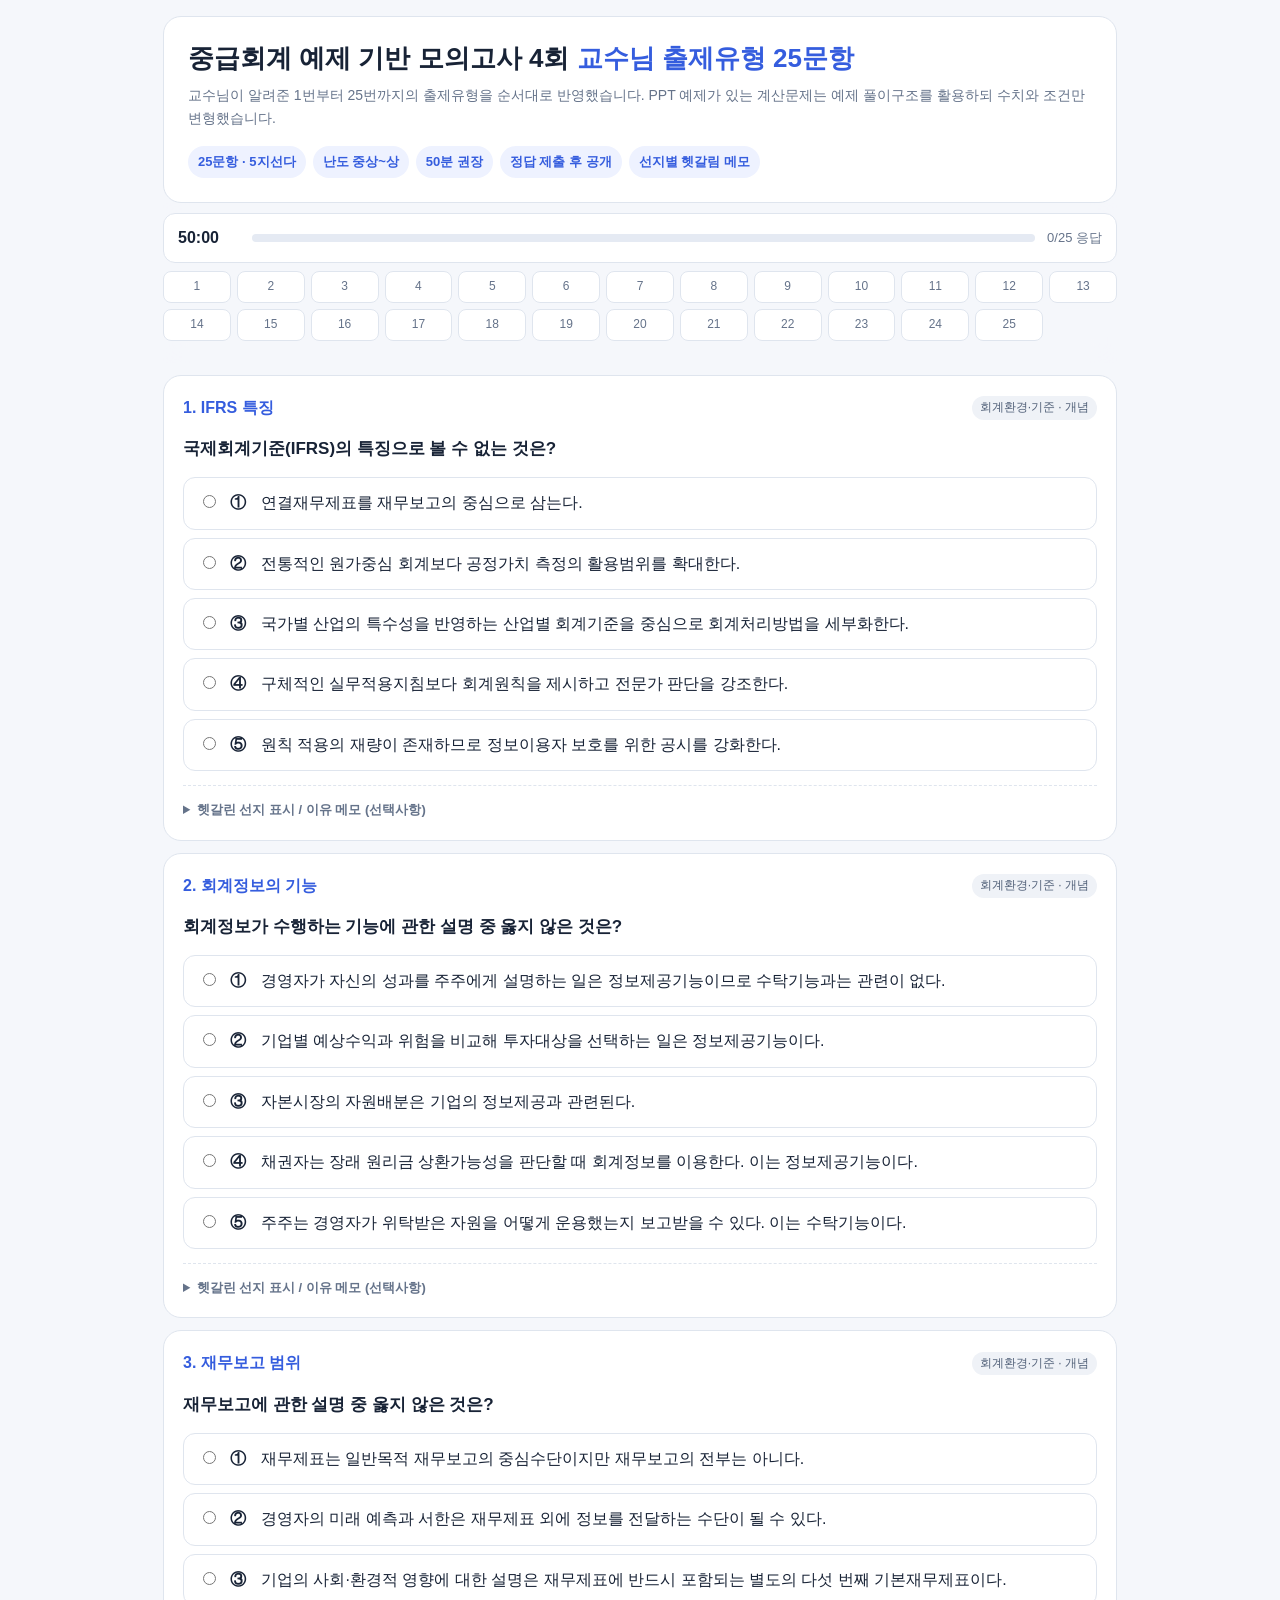
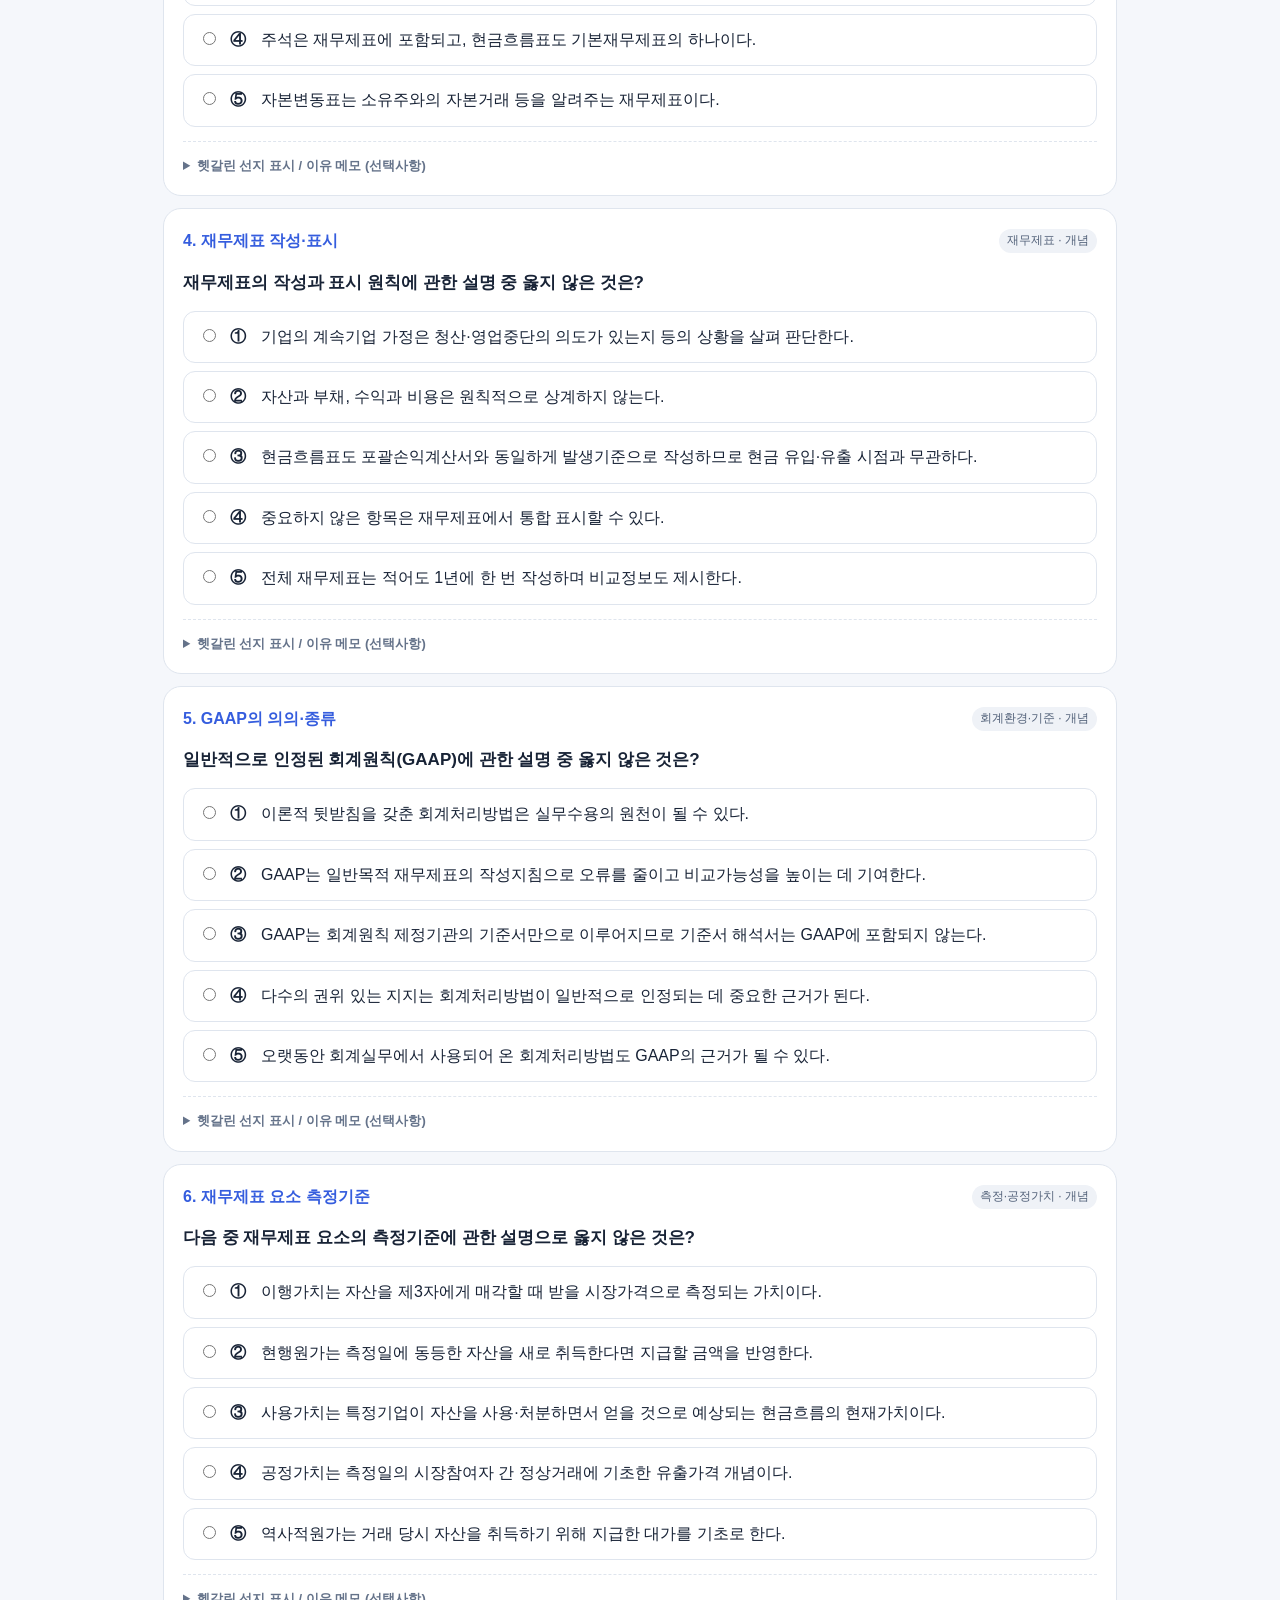
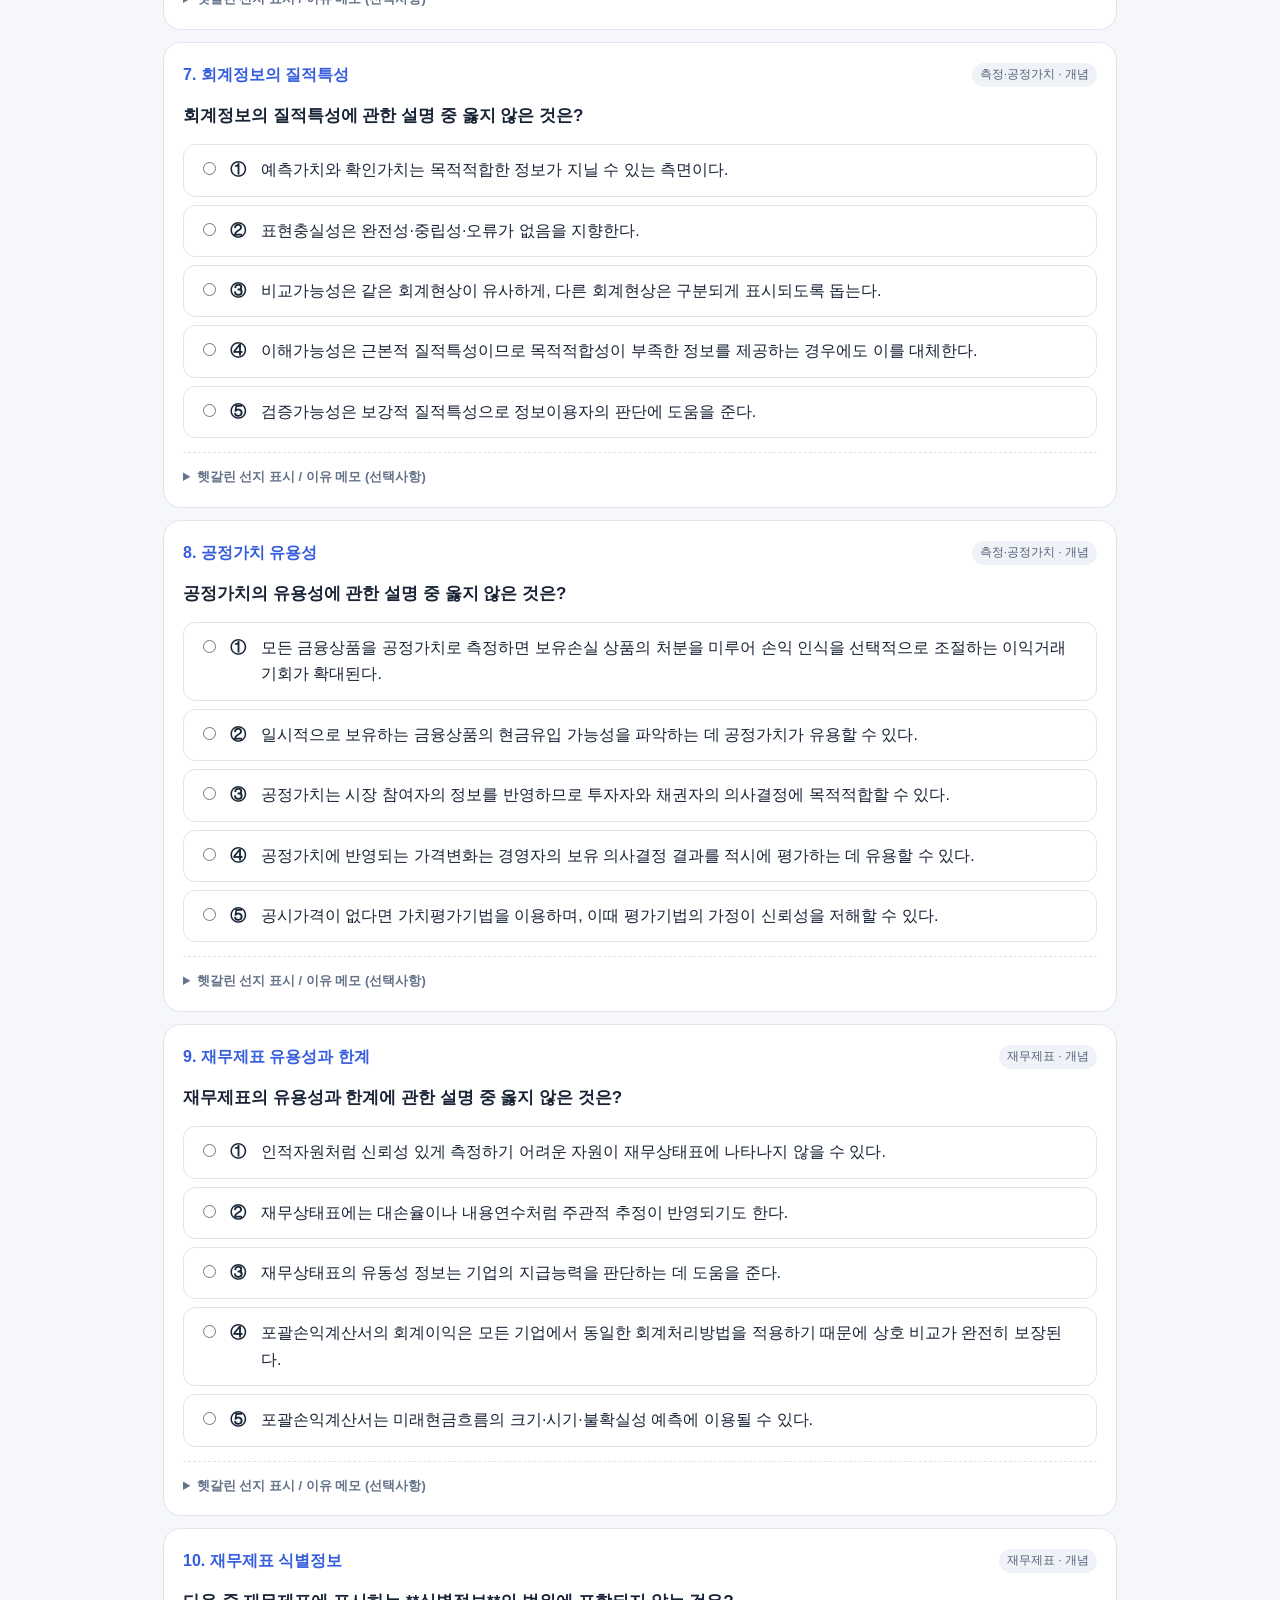
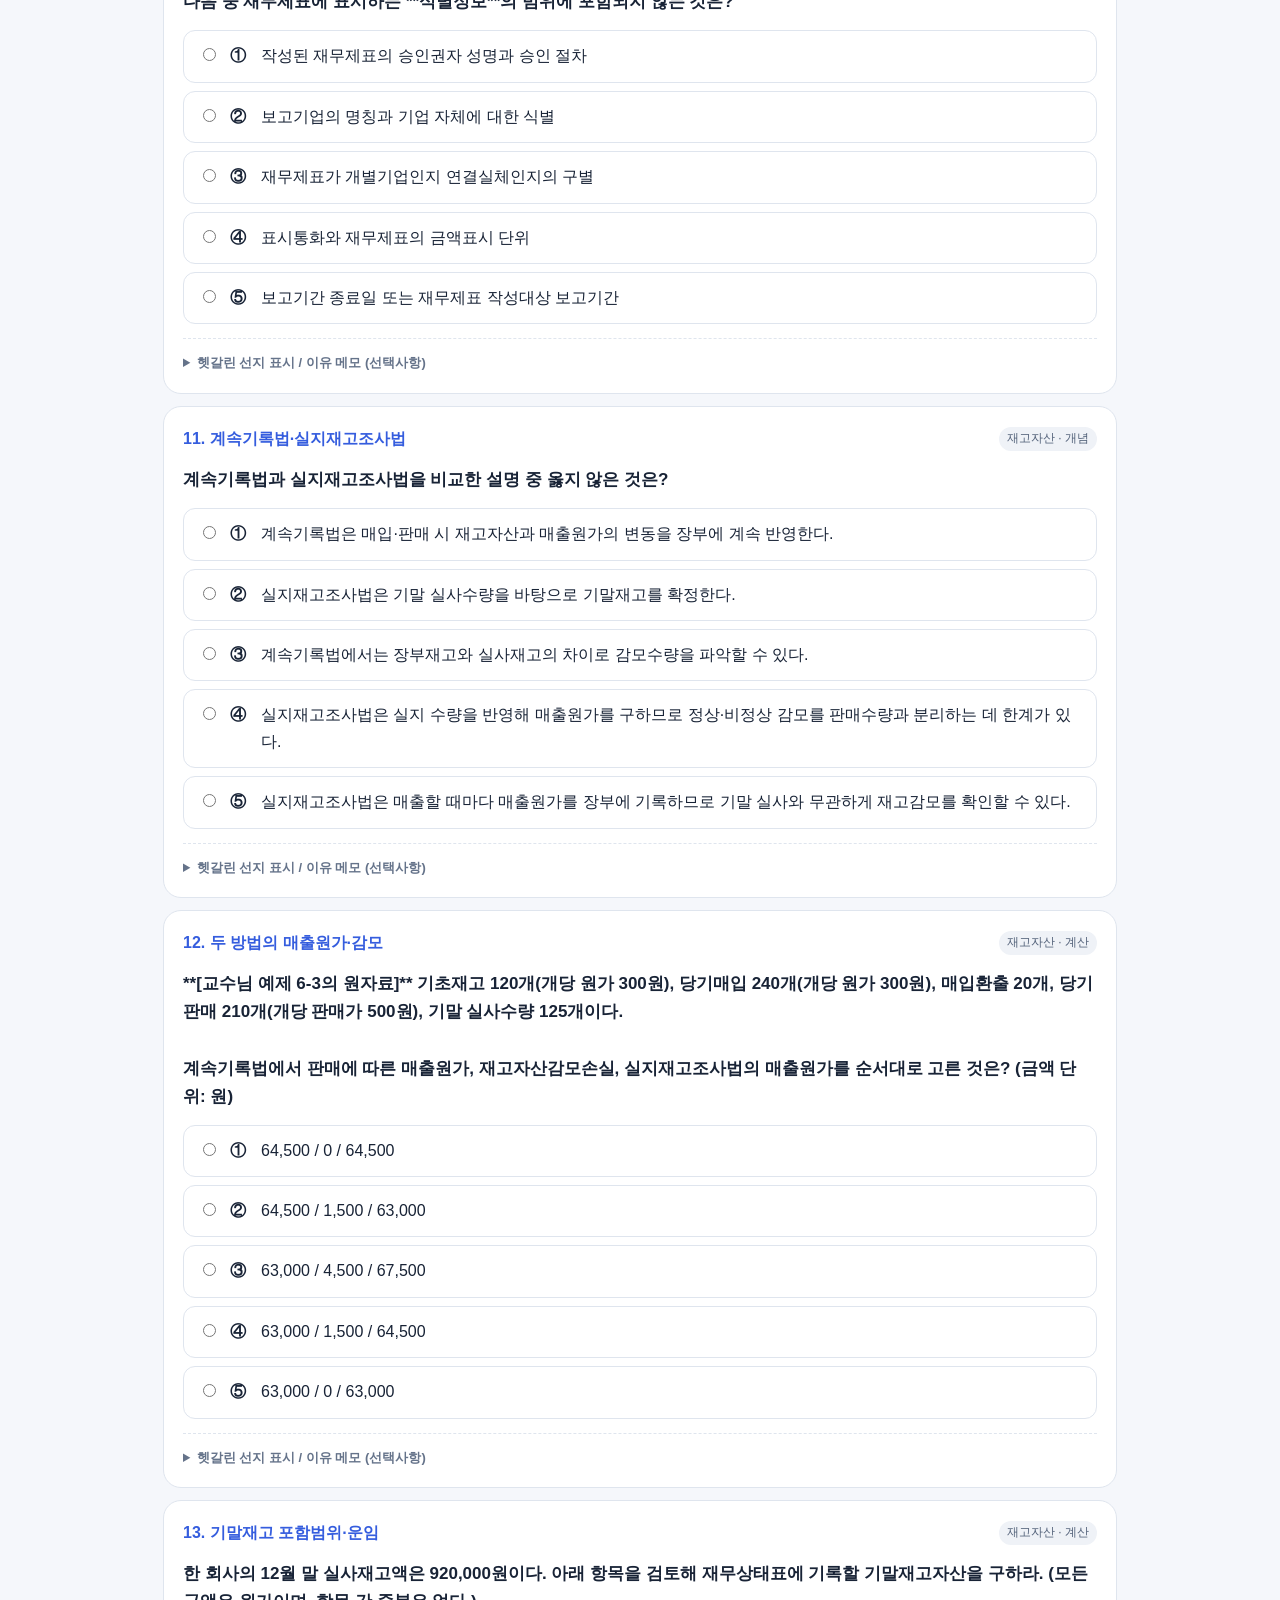
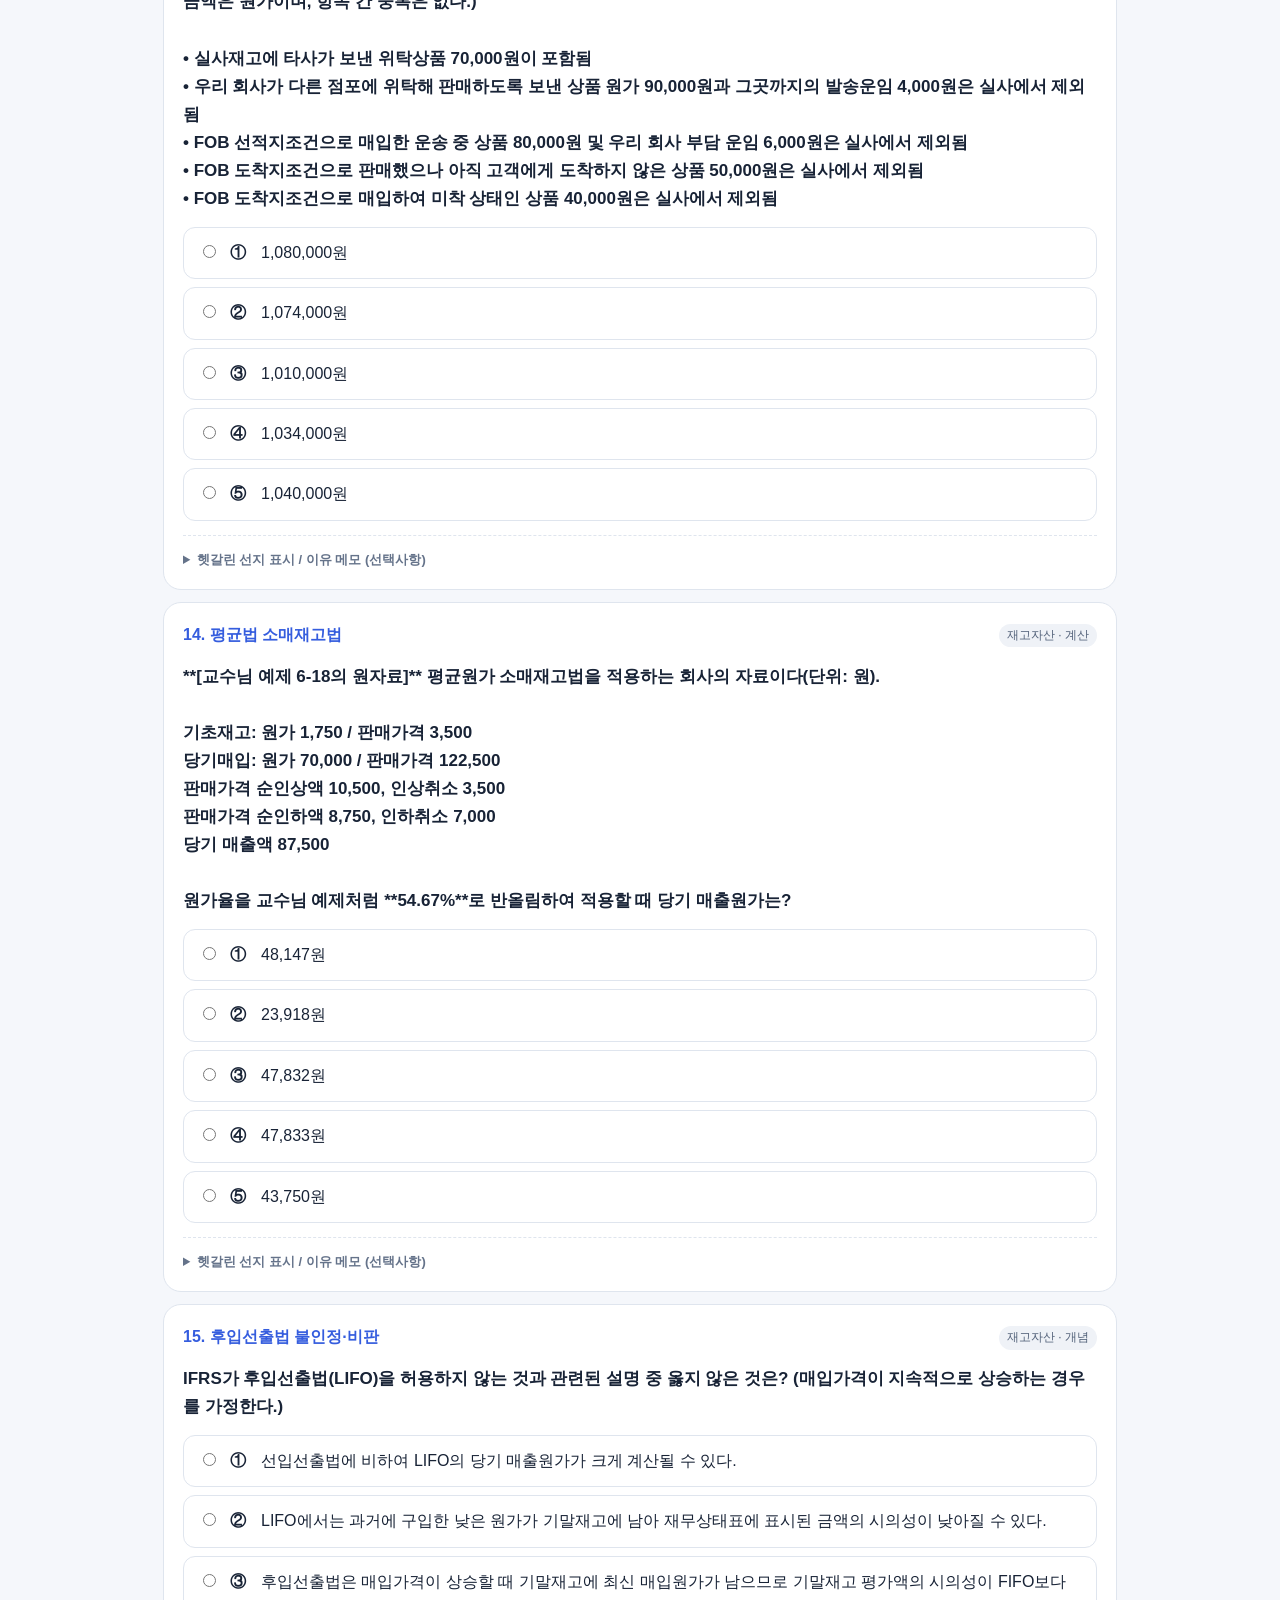
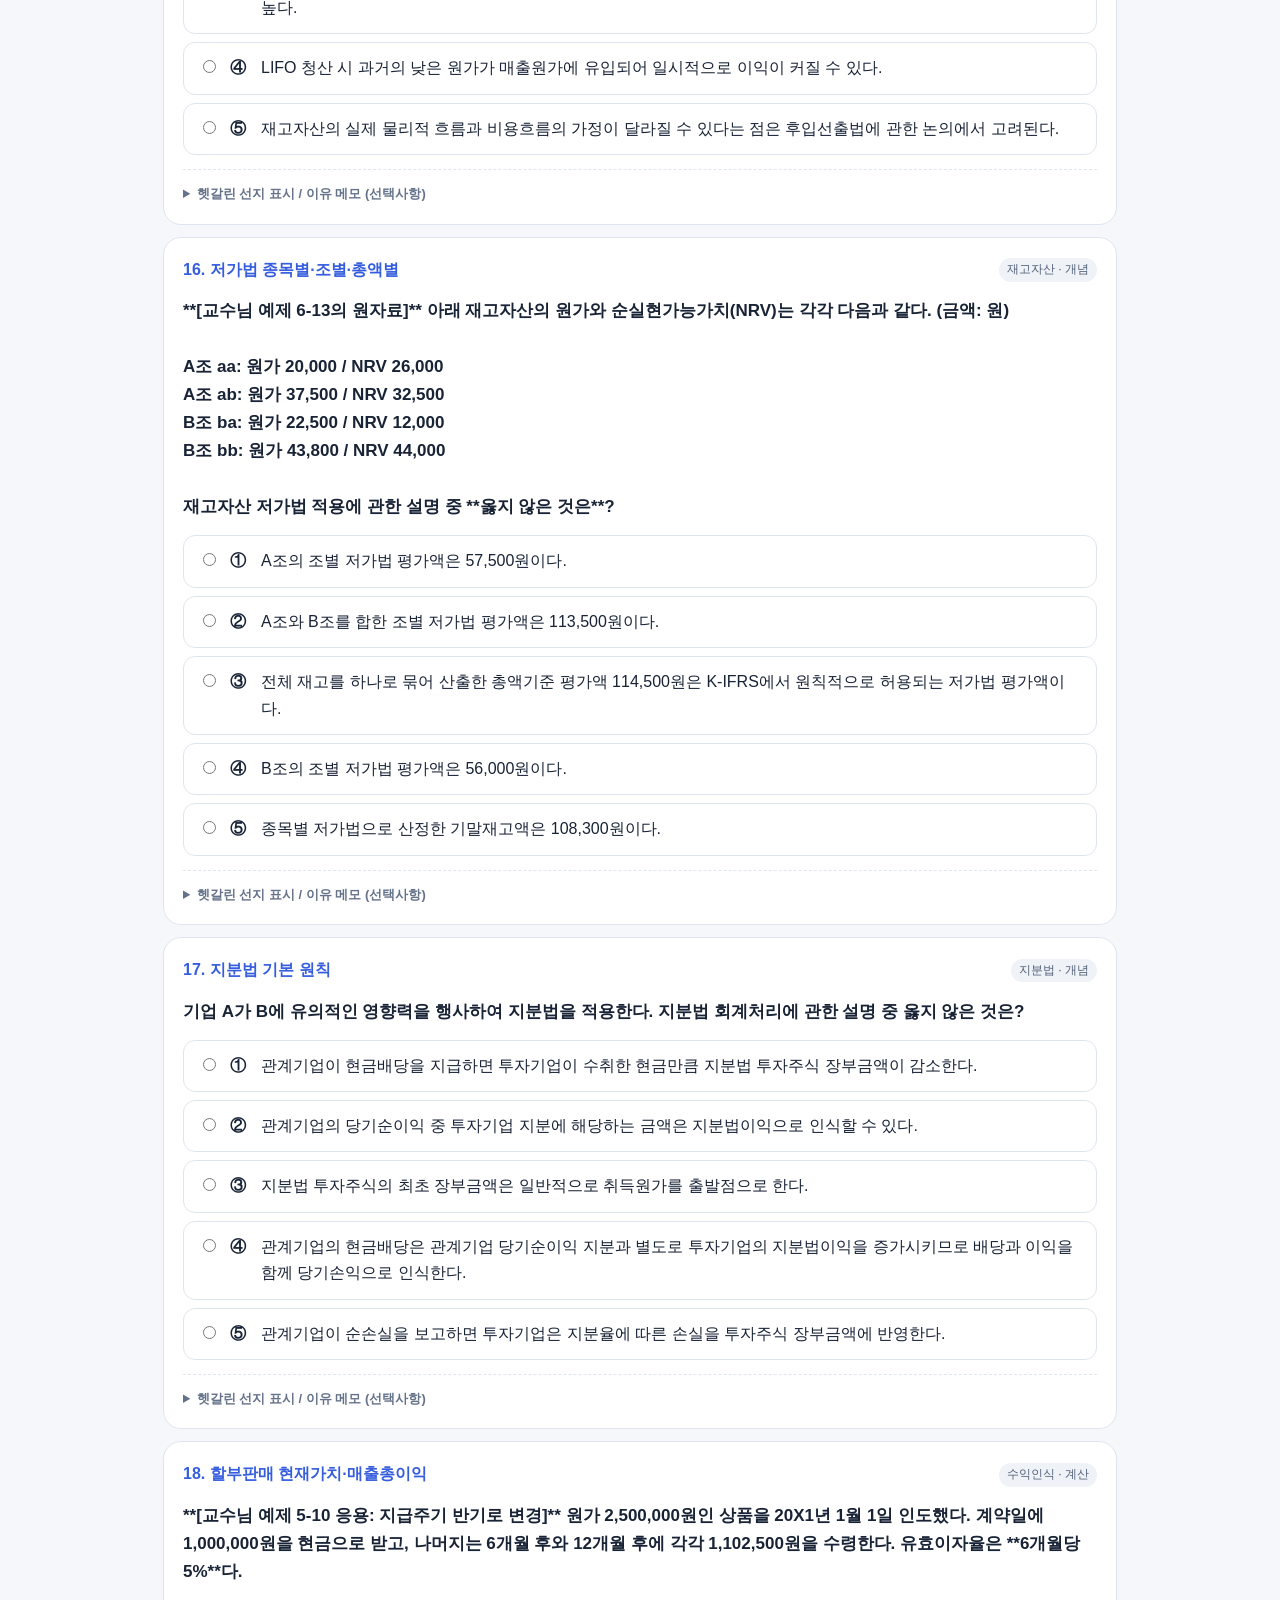
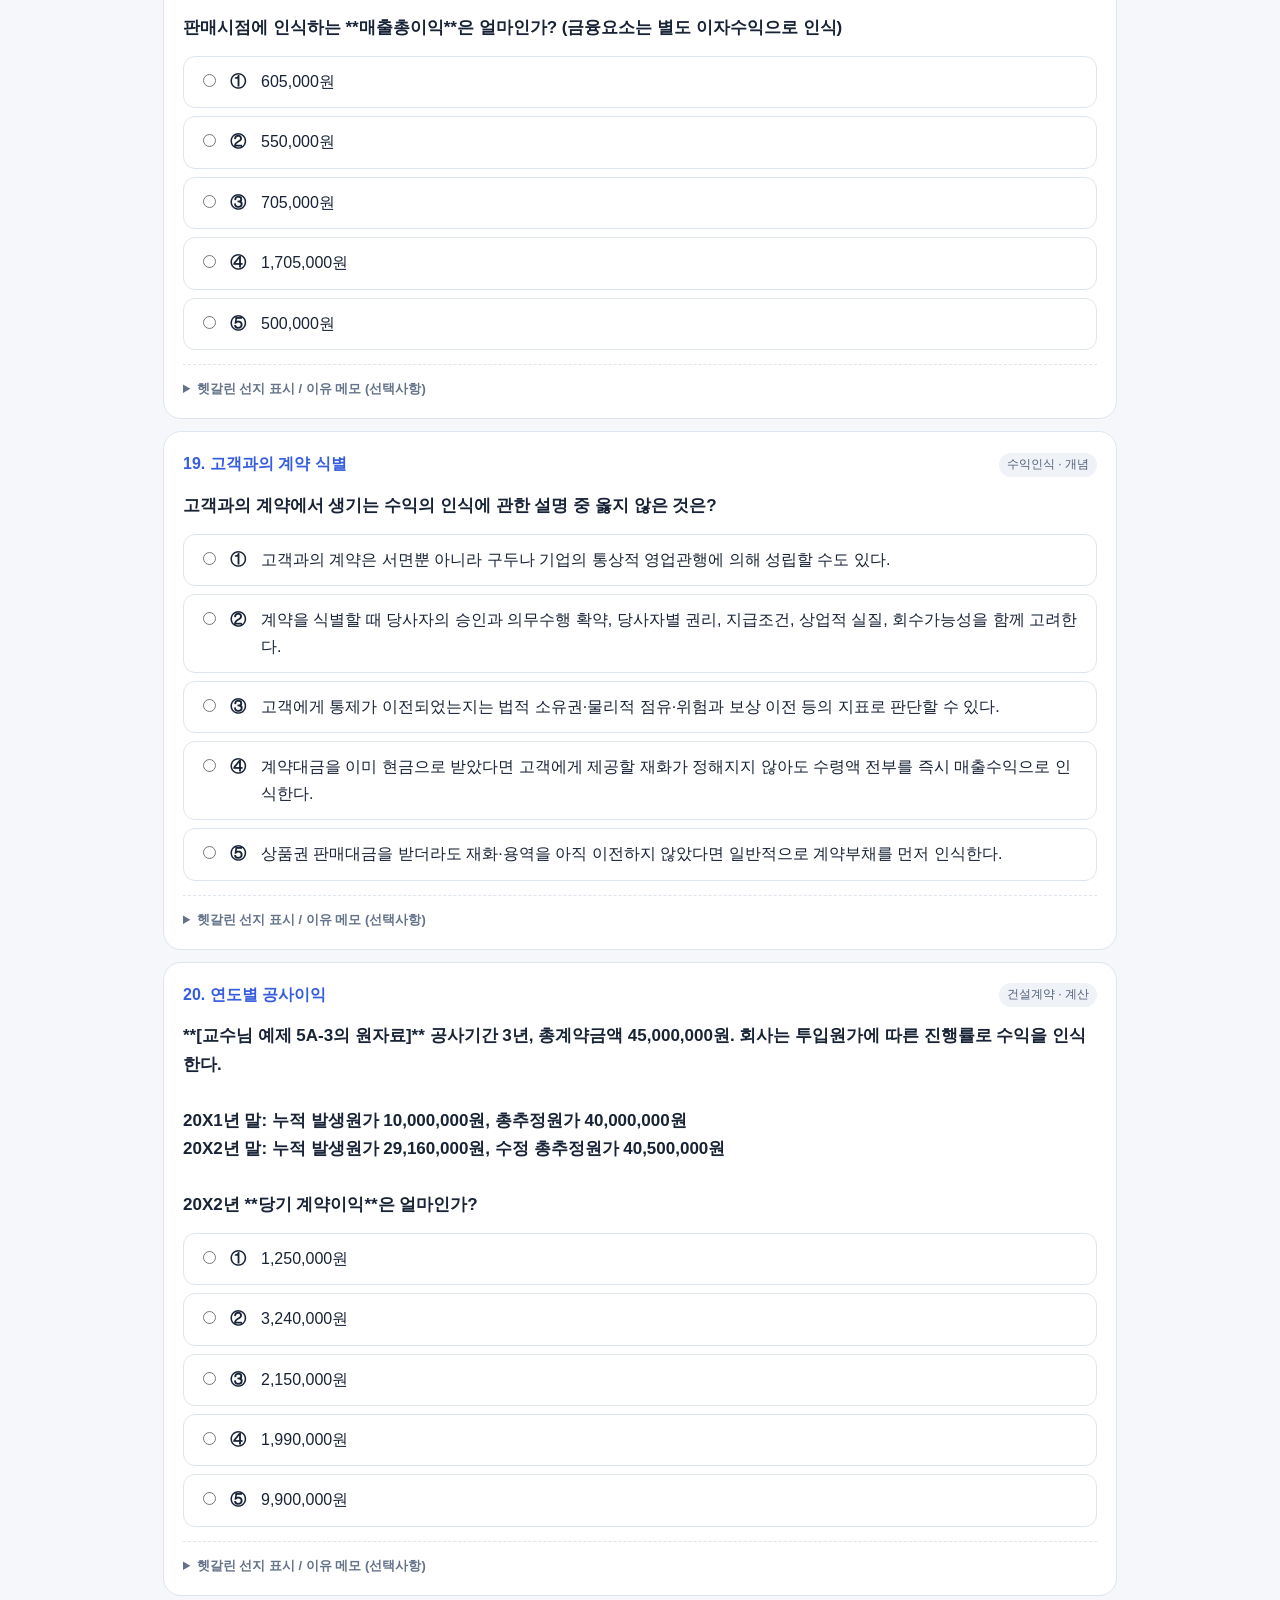
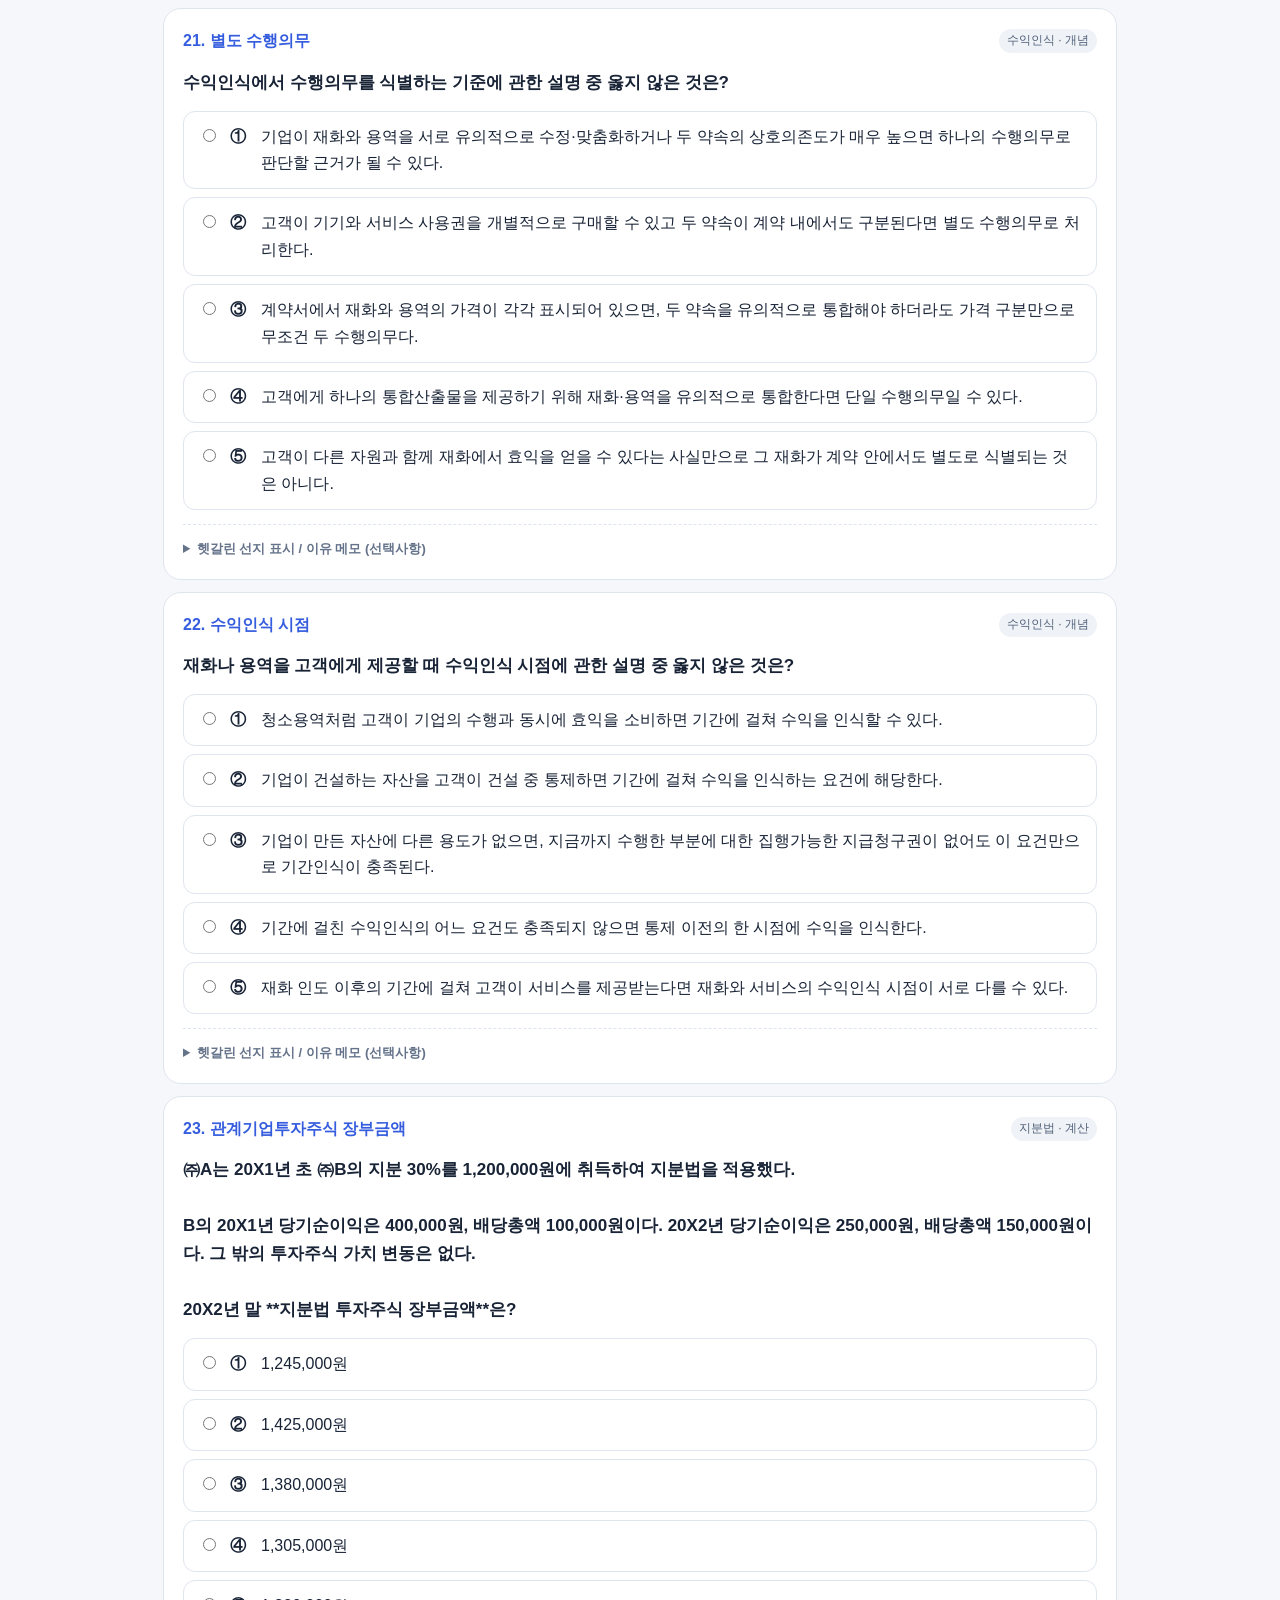
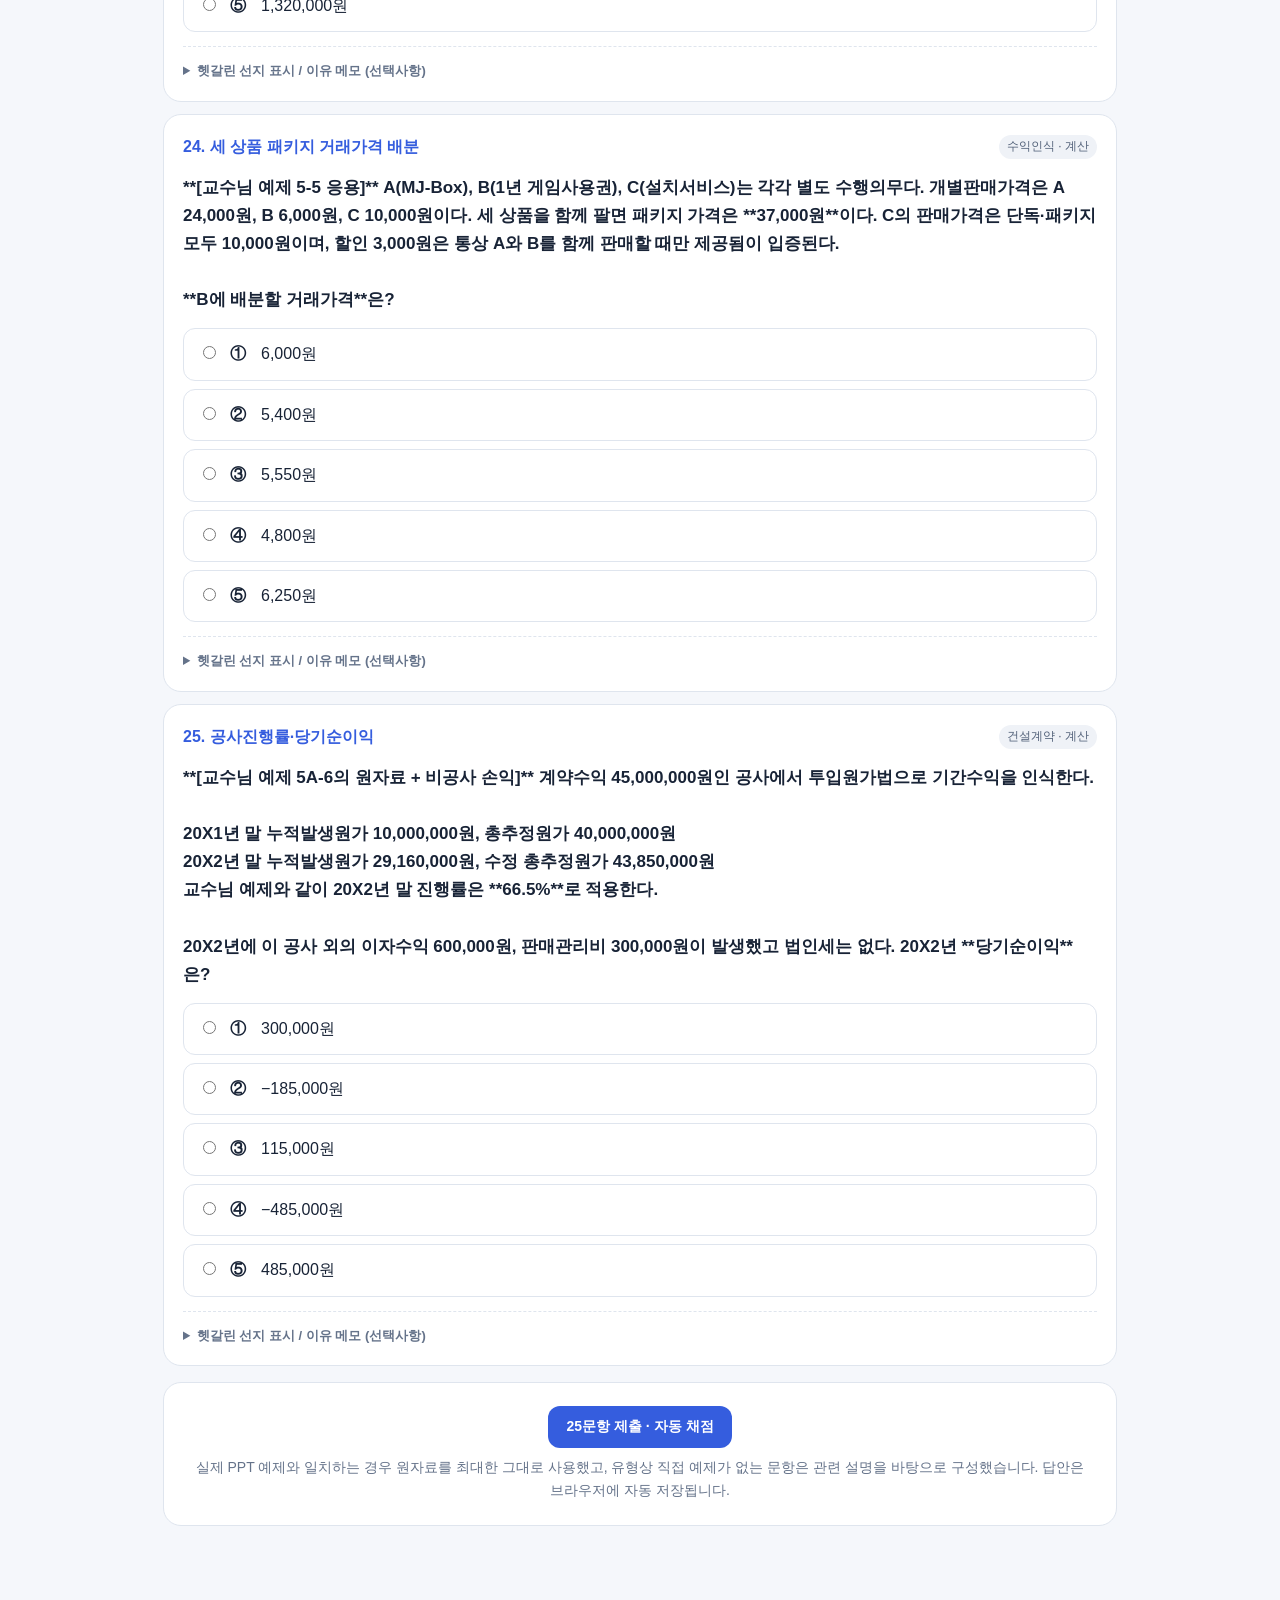
<file: accounting-quiz-professor-examples-4/index.html>
<!doctype html><html lang="ko"><head><meta charset="utf-8"><meta name="viewport" content="width=device-width,initial-scale=1,viewport-fit=cover"><meta name="color-scheme" content="light dark"><title>중급회계 교수님 예제 직결 4회 · 출제유형 25문항</title><style>
:root{--bg:#f5f7fb;--card:#fff;--ink:#182336;--muted:#65738a;--edge:#dfe5ee;--blue:#355dde;--bluebg:#eef2ff;--green:#067647;--greenbg:#e8f9ee;--red:#b42318;--redbg:#fff0ef;--gold:#975a12;--goldbg:#fff6e6}*{box-sizing:border-box}html{scroll-behavior:smooth}body{margin:0;background:var(--bg);color:var(--ink);font-family:-apple-system,BlinkMacSystemFont,"Apple SD Gothic Neo","Noto Sans KR",Arial,sans-serif;line-height:1.65}.wrap{max-width:980px;margin:auto;padding:16px 13px 90px}.hero,.card{background:var(--card);border:1px solid var(--edge);border-radius:18px}.hero{padding:24px}.hero h1{font-size:26px;margin:0 0 8px;line-height:1.35}.sub,.tiny{color:var(--muted)}.sub{margin:0;font-size:14px}.chips{display:flex;flex-wrap:wrap;gap:7px;margin:16px 0 0}.chip{background:var(--bluebg);border-radius:999px;font-size:13px;color:var(--blue);padding:5px 10px;font-weight:750}.sticky{position:sticky;top:0;z-index:30;padding:10px 0;background:color-mix(in srgb,var(--bg) 90%,transparent);backdrop-filter:blur(12px)}.progressbox{display:flex;gap:12px;align-items:center;border:1px solid var(--edge);border-radius:12px;padding:11px 14px;background:var(--card)}.timer{font-weight:900;font-variant-numeric:tabular-nums;min-width:62px}.track{height:8px;border-radius:99px;background:#e5eaf3;flex:1;overflow:hidden}.fill{height:100%;background:var(--blue);width:0}.answered{font-size:13px;white-space:nowrap;color:var(--muted)}.jump{display:grid;grid-template-columns:repeat(13,minmax(0,1fr));gap:6px;padding:8px 0 12px}.jump a{font-size:12px;text-align:center;text-decoration:none;color:var(--muted);background:var(--card);border:1px solid var(--edge);border-radius:8px;padding:5px}.jump a.done{background:var(--bluebg);color:var(--blue);border-color:#aabcf9}.question{padding:19px;margin:12px 0}.qtitle{display:flex;align-items:center;justify-content:space-between;gap:8px}.qnum{font-weight:900;color:var(--blue)}.kind{border-radius:99px;padding:2px 8px;background:#eff2f7;color:#526179;font-size:12px}.stem{font-size:17px;font-weight:740;white-space:pre-line;margin:14px 0}.option{display:flex;gap:11px;align-items:flex-start;padding:12px 14px;border:1px solid var(--edge);border-radius:12px;margin:8px 0;cursor:pointer}.option:has(input:checked){border-color:var(--blue);background:var(--bluebg)}.option input{margin-top:5px;accent-color:var(--blue)}.no{font-weight:900;min-width:20px}.extras{border-top:1px dashed var(--edge);margin-top:14px;padding-top:13px}.extras details summary{cursor:pointer;color:var(--muted);font-size:13px;font-weight:750}.extras p{font-size:12px;color:var(--muted);margin:7px 0}.doubts{display:flex;gap:7px;flex-wrap:wrap}.doubts label{border:1px solid var(--edge);border-radius:8px;padding:5px 10px;font-size:13px;cursor:pointer}.doubts label:has(input:checked){background:var(--goldbg);border-color:#f9b650;color:var(--gold)}textarea{display:block;width:100%;border:1px solid var(--edge);border-radius:10px;background:var(--card);color:var(--ink);padding:10px;resize:vertical;font-family:inherit;margin-top:9px;min-height:55px}.actions{padding:23px;text-align:center;margin-top:16px}.btn{border:0;border-radius:12px;padding:12px 18px;font-size:14px;font-weight:850;cursor:pointer}.primary{background:var(--blue);color:white}.secondary{background:var(--card);color:var(--ink);border:1px solid var(--edge)}.hidden{display:none!important}#result{display:none}.resultcard,.reviewcard{padding:22px;margin-top:13px}.score{font-size:52px;line-height:1.2;font-weight:950}.metrics{display:grid;grid-template-columns:repeat(2,minmax(0,1fr));gap:10px;margin-top:16px}.metric{border:1px solid var(--edge);border-radius:12px;padding:12px}.mtop{display:flex;justify-content:space-between;font-weight:800;font-size:14px}.bar{height:8px;background:#e6eaf2;border-radius:99px;overflow:hidden;margin-top:9px}.bar span{display:block;height:100%;background:var(--blue)}.vital{border-left:4px solid #dc8a19;background:var(--goldbg);padding:12px;border-radius:10px;margin:9px 0}.rline{padding:13px 14px;border:1px solid var(--edge);border-radius:12px;margin:11px 0}.rline.wrong{background:var(--redbg);border-color:#f4b5b0}.rline.right{background:var(--greenbg);border-color:#abe0bd}.rtitle{font-weight:900}.details{font-size:14px}.source{font-size:12px;color:var(--muted);margin-top:6px}.rline b{font-weight:850}.topactions{display:flex;flex-wrap:wrap;gap:8px;margin-top:15px}#copyStatus{font-size:13px;color:var(--muted)}@media(max-width:650px){.hero h1{font-size:21px}.jump{grid-template-columns:repeat(9,minmax(0,1fr))}.metrics{grid-template-columns:1fr}.question{padding:15px}.stem{font-size:16px}.answered{display:none}}
@media(prefers-color-scheme:dark){:root{--bg:#0e131b;--card:#171f2b;--ink:#edf2fb;--muted:#a2aec1;--edge:#2d394b;--blue:#89a3ff;--bluebg:#203252;--greenbg:#14342a;--redbg:#391f24;--goldbg:#332611}.kind{background:#283348;color:#b8c4d7}.track,.bar{background:#2b3544}}
</style></head><body><div class="wrap"><header class="hero"><h1>중급회계 예제 기반 모의고사 4회 <span style="color:var(--blue)">교수님 출제유형 25문항</span></h1><p class="sub">교수님이 알려준 1번부터 25번까지의 출제유형을 순서대로 반영했습니다. PPT 예제가 있는 계산문제는 예제 풀이구조를 활용하되 수치와 조건만 변형했습니다.</p><div class="chips"><span class="chip">25문항 · 5지선다</span><span class="chip">난도 중상~상</span><span class="chip">50분 권장</span><span class="chip">정답 제출 후 공개</span><span class="chip">선지별 헷갈림 메모</span></div></header><div class="sticky"><div class="progressbox"><span class="timer" id="timer">50:00</span><div class="track"><div class="fill" id="fill"></div></div><span id="answered" class="answered">0/25</span></div><nav id="jump" class="jump"></nav></div><main id="questions"></main><section class="card actions" id="submitSection"><button type="button" class="btn primary" id="submitBtn">25문항 제출 · 자동 채점</button><p class="sub" style="margin-top:8px">실제 PPT 예제와 일치하는 경우 원자료를 최대한 그대로 사용했고, 유형상 직접 예제가 없는 문항은 관련 설명을 바탕으로 구성했습니다. 답안은 브라우저에 자동 저장됩니다.</p></section><section id="result"><div class="card resultcard"><h2>시험 결과</h2><div class="score"><span id="points">0</span><small style="font-size:20px"> / 100</small></div><p class="sub" id="overall"></p><div class="metrics" id="metrics"></div><div class="topactions"><button class="btn secondary" type="button" id="toggleFocus">오답·헷갈린 선지만 보기</button><button class="btn secondary" type="button" id="copyReport">진단 결과 복사하기</button><button class="btn secondary" type="button" id="reset">새로 풀기</button><span id="copyStatus"></span></div></div><div class="card reviewcard"><h2>우선 복습 개념</h2><div id="weak"></div></div><div class="card reviewcard"><h2>문항·선지별 상세 해설</h2><div id="reviews"></div></div></section></div><script>
const QS=[{"id":1,"area":"회계환경·기준","concept":"IFRS 특징","stem":"국제회계기준(IFRS)의 특징으로 볼 수 없는 것은?","options":["국가별 산업의 특수성을 반영하는 산업별 회계기준을 중심으로 회계처리방법을 세부화한다.","구체적인 실무적용지침보다 회계원칙을 제시하고 전문가 판단을 강조한다.","연결재무제표를 재무보고의 중심으로 삼는다.","원칙 적용의 재량이 존재하므로 정보이용자 보호를 위한 공시를 강화한다.","전통적인 원가중심 회계보다 공정가치 측정의 활용범위를 확대한다."],"answer":0,"explain":"교수 PPT는 원칙주의(구체적 실무지침 지양), 산업별 회계처리기준 배제, 연결 중심, 공시 강화, 공정가치 확대를 IFRS 특징으로 정리한다. ①은 산업별 세부기준 확대를 설명하므로 반대이다.","source":"제1장 슬라이드 24 · IFRS 특징","kind":"개념","origin":"source"},{"id":2,"area":"회계환경·기준","concept":"회계정보의 기능","stem":"회계정보가 수행하는 기능에 관한 설명 중 옳지 않은 것은?","options":["주주는 경영자가 위탁받은 자원을 어떻게 운용했는지 보고받을 수 있다. 이는 수탁기능이다.","채권자는 장래 원리금 상환가능성을 판단할 때 회계정보를 이용한다. 이는 정보제공기능이다.","자본시장의 자원배분은 기업의 정보제공과 관련된다.","경영자가 자신의 성과를 주주에게 설명하는 일은 정보제공기능이므로 수탁기능과는 관련이 없다.","기업별 예상수익과 위험을 비교해 투자대상을 선택하는 일은 정보제공기능이다."],"answer":3,"explain":"주주에게 위임받은 자원 운용과 성과를 보고하는 역할 자체가 수탁기능이다. 투자·대출 의사결정과 자원배분을 돕는 것은 정보제공기능이다.","source":"제1장 슬라이드 6~8 · 회계정보의 기능","kind":"개념","origin":"source"},{"id":3,"area":"회계환경·기준","concept":"재무보고 범위","stem":"재무보고에 관한 설명 중 옳지 않은 것은?","options":["재무제표는 일반목적 재무보고의 중심수단이지만 재무보고의 전부는 아니다.","주석은 재무제표에 포함되고, 현금흐름표도 기본재무제표의 하나이다.","자본변동표는 소유주와의 자본거래 등을 알려주는 재무제표이다.","경영자의 미래 예측과 서한은 재무제표 외에 정보를 전달하는 수단이 될 수 있다.","기업의 사회·환경적 영향에 대한 설명은 재무제표에 반드시 포함되는 별도의 다섯 번째 기본재무제표이다."],"answer":4,"explain":"사회·환경적 영향 설명은 별도의 재무보고 수단으로 다뤄질 수 있으나, 기본재무제표는 재무상태표·포괄손익계산서·자본변동표·현금흐름표 등과 주석으로 구성한다.","source":"제3장 슬라이드 1·3·24 · 재무보고의 범위","kind":"개념","origin":"source"},{"id":4,"area":"재무제표","concept":"재무제표 작성·표시","stem":"재무제표의 작성과 표시 원칙에 관한 설명 중 옳지 않은 것은?","options":["기업의 계속기업 가정은 청산·영업중단의 의도가 있는지 등의 상황을 살펴 판단한다.","현금흐름표도 포괄손익계산서와 동일하게 발생기준으로 작성하므로 현금 유입·유출 시점과 무관하다.","중요하지 않은 항목은 재무제표에서 통합 표시할 수 있다.","자산과 부채, 수익과 비용은 원칙적으로 상계하지 않는다.","전체 재무제표는 적어도 1년에 한 번 작성하며 비교정보도 제시한다."],"answer":1,"explain":"교수 PPT는 현금흐름표를 제외한 나머지 재무제표에 발생기준을 적용한다고 설명한다. 현금흐름표는 현금흐름 정보를 제공한다.","source":"제3장 슬라이드 5 · 작성과 표시 원칙","kind":"개념","origin":"source"},{"id":5,"area":"회계환경·기준","concept":"GAAP의 의의·종류","stem":"일반적으로 인정된 회계원칙(GAAP)에 관한 설명 중 옳지 않은 것은?","options":["오랫동안 회계실무에서 사용되어 온 회계처리방법도 GAAP의 근거가 될 수 있다.","다수의 권위 있는 지지는 회계처리방법이 일반적으로 인정되는 데 중요한 근거가 된다.","GAAP는 회계원칙 제정기관의 기준서만으로 이루어지므로 기준서 해석서는 GAAP에 포함되지 않는다.","이론적 뒷받침을 갖춘 회계처리방법은 실무수용의 원천이 될 수 있다.","GAAP는 일반목적 재무제표의 작성지침으로 오류를 줄이고 비교가능성을 높이는 데 기여한다."],"answer":2,"explain":"교수 PPT의 GAAP 종류에는 회계기준서뿐 아니라 회계기준해석서, 실무관행, 교과서에 근거한 방법, 권위 있는 기관 보고서 등이 포함된다.","source":"제1장 슬라이드 11 · 일반적으로 인정된 회계원칙","kind":"개념","origin":"source"},{"id":6,"area":"측정·공정가치","concept":"재무제표 요소 측정기준","stem":"다음 중 재무제표 요소의 측정기준에 관한 설명으로 옳지 않은 것은?","options":["역사적원가는 거래 당시 자산을 취득하기 위해 지급한 대가를 기초로 한다.","공정가치는 측정일의 시장참여자 간 정상거래에 기초한 유출가격 개념이다.","사용가치는 특정기업이 자산을 사용·처분하면서 얻을 것으로 예상되는 현금흐름의 현재가치이다.","현행원가는 측정일에 동등한 자산을 새로 취득한다면 지급할 금액을 반영한다.","이행가치는 자산을 제3자에게 매각할 때 받을 시장가격으로 측정되는 가치이다."],"answer":4,"explain":"이행가치는 부채를 이행하기 위해 이전할 현금 등 경제적 자원의 현재가치이며 기업특유 가정이 반영된다. 자산 매각의 시장가격은 공정가치 측정과 관련된다.","source":"제4장 슬라이드 13~14 · 현행가치의 종류","kind":"개념","origin":"source"},{"id":7,"area":"측정·공정가치","concept":"회계정보의 질적특성","stem":"회계정보의 질적특성에 관한 설명 중 옳지 않은 것은?","options":["예측가치와 확인가치는 목적적합한 정보가 지닐 수 있는 측면이다.","표현충실성은 완전성·중립성·오류가 없음을 지향한다.","비교가능성은 같은 회계현상이 유사하게, 다른 회계현상은 구분되게 표시되도록 돕는다.","검증가능성은 보강적 질적특성으로 정보이용자의 판단에 도움을 준다.","이해가능성은 근본적 질적특성이므로 목적적합성이 부족한 정보를 제공하는 경우에도 이를 대체한다."],"answer":4,"explain":"목적적합성과 표현충실성이 근본적 질적특성이다. 이해가능성은 비교가능성·검증가능성·적시성과 함께 보강적 특성이며 목적적합성의 대체수단이 아니다.","source":"제4장 · 측정기준 선택과 질적특성","kind":"개념","origin":"source"},{"id":8,"area":"측정·공정가치","concept":"공정가치 유용성","stem":"공정가치의 유용성에 관한 설명 중 옳지 않은 것은?","options":["공정가치에 반영되는 가격변화는 경영자의 보유 의사결정 결과를 적시에 평가하는 데 유용할 수 있다.","공정가치는 시장 참여자의 정보를 반영하므로 투자자와 채권자의 의사결정에 목적적합할 수 있다.","모든 금융상품을 공정가치로 측정하면 보유손실 상품의 처분을 미루어 손익 인식을 선택적으로 조절하는 이익거래 기회가 확대된다.","공시가격이 없다면 가치평가기법을 이용하며, 이때 평가기법의 가정이 신뢰성을 저해할 수 있다.","일시적으로 보유하는 금융상품의 현금유입 가능성을 파악하는 데 공정가치가 유용할 수 있다."],"answer":2,"explain":"교수 PPT는 금융상품을 공정가치로 평가할 때 보유이익 상품의 처분·보유손실 상품의 보유를 이용한 이익거래 기회가 감소하거나 소멸한다고 설명한다. 따라서 ③은 방향이 반대이다.","source":"제4장 슬라이드 27·29 · 공정가치 유용성","kind":"개념","origin":"source"},{"id":9,"area":"재무제표","concept":"재무제표 유용성과 한계","stem":"재무제표의 유용성과 한계에 관한 설명 중 옳지 않은 것은?","options":["재무상태표의 유동성 정보는 기업의 지급능력을 판단하는 데 도움을 준다.","재무상태표에는 대손율이나 내용연수처럼 주관적 추정이 반영되기도 한다.","포괄손익계산서의 회계이익은 모든 기업에서 동일한 회계처리방법을 적용하기 때문에 상호 비교가 완전히 보장된다.","포괄손익계산서는 미래현금흐름의 크기·시기·불확실성 예측에 이용될 수 있다.","인적자원처럼 신뢰성 있게 측정하기 어려운 자원이 재무상태표에 나타나지 않을 수 있다."],"answer":2,"explain":"교수 PPT는 회계이익이 적용한 회계처리방법에 따라 달라질 수 있음을 포괄손익계산서의 한계로 명시한다.","source":"제3장 슬라이드 8·14 · 재무제표 유용성과 한계","kind":"개념","origin":"source"},{"id":10,"area":"재무제표","concept":"재무제표 식별정보","stem":"다음 중 재무제표에 표시하는 **식별정보**의 범위에 포함되지 않는 것은?","options":["보고기업의 명칭과 기업 자체에 대한 식별","재무제표가 개별기업인지 연결실체인지의 구별","보고기간 종료일 또는 재무제표 작성대상 보고기간","작성된 재무제표의 승인권자 성명과 승인 절차","표시통화와 재무제표의 금액표시 단위"],"answer":3,"explain":"교수 PPT 제3장 슬라이드 6의 식별정보 다섯 가지는 ① 보고기업 명칭, ② 개별/연결 여부, ③ 보고기간, ④ 표시통화, ⑤ 금액표시 단위다. 재무제표 승인권자와 절차는 이 식별목록에 없다. (다른 공시 요구사항과 식별정보 목록을 혼동하면 안 됨.)","source":"제3장 슬라이드 6 · 재무제표 식별","kind":"개념","origin":"source"},{"id":11,"area":"재고자산","concept":"계속기록법·실지재고조사법","stem":"계속기록법과 실지재고조사법을 비교한 설명 중 옳지 않은 것은?","options":["계속기록법은 매입·판매 시 재고자산과 매출원가의 변동을 장부에 계속 반영한다.","실지재고조사법은 기말 실사수량을 바탕으로 기말재고를 확정한다.","계속기록법에서는 장부재고와 실사재고의 차이로 감모수량을 파악할 수 있다.","실지재고조사법은 실지 수량을 반영해 매출원가를 구하므로 정상·비정상 감모를 판매수량과 분리하는 데 한계가 있다.","실지재고조사법은 매출할 때마다 매출원가를 장부에 기록하므로 기말 실사와 무관하게 재고감모를 확인할 수 있다."],"answer":4,"explain":"판매할 때마다 재고감소·매출원가를 기록하는 것은 계속기록법이다. 실지재고조사법에서는 기말 실사 후 매출원가를 산정한다. 교수 예제 6-3에서 두 방법의 감모처리 차이가 드러난다.","source":"제6장 슬라이드 9~14 · 예제 6-3","kind":"개념","origin":"source"},{"id":12,"area":"재고자산","concept":"두 방법의 매출원가·감모","stem":"**[교수님 예제 6-3의 원자료]** 기초재고 120개(개당 원가 300원), 당기매입 240개(개당 원가 300원), 매입환출 20개, 당기판매 210개(개당 판매가 500원), 기말 실사수량 125개이다.\n\n계속기록법에서 판매에 따른 매출원가, 재고자산감모손실, 실지재고조사법의 매출원가를 순서대로 고른 것은? (금액 단위: 원)","options":["63,000 / 1,500 / 64,500","64,500 / 0 / 64,500","63,000 / 0 / 63,000","64,500 / 1,500 / 63,000","63,000 / 4,500 / 67,500"],"answer":0,"explain":"장부수량=120+240−20−210=130개. 실사125개이므로 감모 5개×300=1,500원. 계속법의 판매원가=210×300=63,000원. 실지법 매출원가=(120+240−20−125)×300=64,500원. 판매가 500원은 매출액 계산에만 사용한다.","source":"제6장 예제 6-3 · PPT 슬라이드 12~14","kind":"계산","origin":"source"},{"id":13,"area":"재고자산","concept":"기말재고 포함범위·운임","stem":"한 회사의 12월 말 실사재고액은 920,000원이다. 아래 항목을 검토해 재무상태표에 기록할 기말재고자산을 구하라. (모든 금액은 원가이며, 항목 간 중복은 없다.)\n\n• 실사재고에 타사가 보낸 위탁상품 70,000원이 포함됨\n• 우리 회사가 다른 점포에 위탁해 판매하도록 보낸 상품 원가 90,000원과 그곳까지의 발송운임 4,000원은 실사에서 제외됨\n• FOB 선적지조건으로 매입한 운송 중 상품 80,000원 및 우리 회사 부담 운임 6,000원은 실사에서 제외됨\n• FOB 도착지조건으로 판매했으나 아직 고객에게 도착하지 않은 상품 50,000원은 실사에서 제외됨\n• FOB 도착지조건으로 매입하여 미착 상태인 상품 40,000원은 실사에서 제외됨","options":["1,034,000원","1,074,000원","1,080,000원","1,040,000원","1,010,000원"],"answer":2,"explain":"기말재고=920,000−70,000+(90,000+4,000)+(80,000+6,000)+50,000=1,080,000원. FOB 도착지 매입 미착품 40,000원은 도착 전까지 판매자 소유이므로 더하지 않는다. 위탁상품 운임은 적송품원가에 포함된다.","source":"제6장 슬라이드 6~8 · 미착품·적송품 (해당 유형 맞춤 구성)","kind":"계산","origin":"adapted"},{"id":14,"area":"재고자산","concept":"평균법 소매재고법","stem":"**[교수님 예제 6-18의 원자료]** 평균원가 소매재고법을 적용하는 회사의 자료이다(단위: 원).\n\n기초재고: 원가 1,750 / 판매가격 3,500\n당기매입: 원가 70,000 / 판매가격 122,500\n판매가격 순인상액 10,500, 인상취소 3,500\n판매가격 순인하액 8,750, 인하취소 7,000\n당기 매출액 87,500\n\n원가율을 교수님 예제처럼 **54.67%**로 반올림하여 적용할 때 당기 매출원가는?","options":["47,832원","47,833원","48,147원","43,750원","23,918원"],"answer":0,"explain":"판매가능원가=1,750+70,000=71,750원. 판매가능소매가=3,500+122,500+10,500−3,500−8,750+7,000=131,250원. 기말재고 소매가=131,250−87,500=43,750원, 기말원가=43,750×54.67%=23,918원(원단위 반올림). 매출원가=71,750−23,918=47,832원. 원가율을 중간 반올림하지 않으면 다른 값이므로 문제에서 원가율 적용 방식을 명시했다.","source":"제6장 예제 6-18 · PPT 슬라이드 56~58","kind":"계산","origin":"source"},{"id":15,"area":"재고자산","concept":"후입선출법 불인정·비판","stem":"IFRS가 후입선출법(LIFO)을 허용하지 않는 것과 관련된 설명 중 옳지 않은 것은? (매입가격이 지속적으로 상승하는 경우를 가정한다.)","options":["LIFO에서는 과거에 구입한 낮은 원가가 기말재고에 남아 재무상태표에 표시된 금액의 시의성이 낮아질 수 있다.","선입선출법에 비하여 LIFO의 당기 매출원가가 크게 계산될 수 있다.","LIFO 청산 시 과거의 낮은 원가가 매출원가에 유입되어 일시적으로 이익이 커질 수 있다.","후입선출법은 매입가격이 상승할 때 기말재고에 최신 매입원가가 남으므로 기말재고 평가액의 시의성이 FIFO보다 높다.","재고자산의 실제 물리적 흐름과 비용흐름의 가정이 달라질 수 있다는 점은 후입선출법에 관한 논의에서 고려된다."],"answer":3,"explain":"물가 상승 시 LIFO 기말재고에는 오래된 낮은 원가가 남기 쉬우므로 최근 원가가 남는 FIFO에 비해 기말재고액의 시의성이 떨어질 수 있다. LIFO 청산 때는 과거의 낮은 원가가 매출원가에 반영되어 이익이 증가할 수 있다.","source":"제6장 슬라이드 36~41 · FIFO/LIFO 비교","kind":"개념","origin":"source"},{"id":16,"area":"재고자산","concept":"저가법 종목별·조별·총액별","stem":"**[교수님 예제 6-13의 원자료]** 아래 재고자산의 원가와 순실현가능가치(NRV)는 각각 다음과 같다. (금액: 원)\n\nA조 aa: 원가 20,000 / NRV 26,000\nA조 ab: 원가 37,500 / NRV 32,500\nB조 ba: 원가 22,500 / NRV 12,000\nB조 bb: 원가 43,800 / NRV 44,000\n\n재고자산 저가법 적용에 관한 설명 중 **옳지 않은 것은**?","options":["종목별 저가법으로 산정한 기말재고액은 108,300원이다.","A조의 조별 저가법 평가액은 57,500원이다.","B조의 조별 저가법 평가액은 56,000원이다.","A조와 B조를 합한 조별 저가법 평가액은 113,500원이다.","전체 재고를 하나로 묶어 산출한 총액기준 평가액 114,500원은 K-IFRS에서 원칙적으로 허용되는 저가법 평가액이다."],"answer":4,"explain":"종목별 =20,000+32,500+12,000+43,800=108,300원. A조=min(57,500,58,500)=57,500원, B조=min(66,300,56,000)=56,000원 → 조별 합계113,500원. 전체 합계 min(123,800,114,500)=114,500원이지만 **총액기준 저가법은 K-IFRS에서 허용하지 않는다.**","source":"제6장 예제 6-13 · PPT 슬라이드 45 (저가법)","kind":"개념","origin":"source"},{"id":17,"area":"지분법","concept":"지분법 기본 원칙","stem":"기업 A가 B에 유의적인 영향력을 행사하여 지분법을 적용한다. 지분법 회계처리에 관한 설명 중 옳지 않은 것은?","options":["관계기업의 당기순이익 중 투자기업 지분에 해당하는 금액은 지분법이익으로 인식할 수 있다.","지분법 투자주식의 최초 장부금액은 일반적으로 취득원가를 출발점으로 한다.","관계기업이 현금배당을 지급하면 투자기업이 수취한 현금만큼 지분법 투자주식 장부금액이 감소한다.","관계기업이 순손실을 보고하면 투자기업은 지분율에 따른 손실을 투자주식 장부금액에 반영한다.","관계기업의 현금배당은 관계기업 당기순이익 지분과 별도로 투자기업의 지분법이익을 증가시키므로 배당과 이익을 함께 당기손익으로 인식한다."],"answer":4,"explain":"지분법에서는 관계기업 당기순이익의 지분을 손익으로 인식하되 현금배당은 투자주식 장부금액을 줄인다. 배당수익을 또 인식하면 이중 계산이다. ※ 제공된 제1·3·4·5·6장 PPT에는 지분법 독립 예제 없음: 출제예고 유형에 맞춘 별도 문항.","source":"출제예고 17번 · 지분법 PPT 예제 미제공","kind":"개념","origin":"independent"},{"id":18,"area":"수익인식","concept":"할부판매 현재가치·매출총이익","stem":"**[교수님 예제 5-10 응용: 지급주기 반기로 변경]** 원가 2,500,000원인 상품을 20X1년 1월 1일 인도했다. 계약일에 1,000,000원을 현금으로 받고, 나머지는 6개월 후와 12개월 후에 각각 1,102,500원을 수령한다. 유효이자율은 **6개월당 5%**다.\n\n판매시점에 인식하는 **매출총이익**은 얼마인가? (금융요소는 별도 이자수익으로 인식)","options":["605,000원","550,000원","705,000원","500,000원","1,705,000원"],"answer":1,"explain":"미래 수령액의 현재가치=1,102,500/1.05+1,102,500/1.05²=1,050,000+1,000,000=2,050,000원. 즉시 수령액 1,000,000원을 더한 매출수익은 3,050,000원. 매출총이익=3,050,000−2,500,000=550,000원. 명목 대가 3,205,000원을 그대로 수익으로 인식하지 않는다.","source":"제5장 예제 5-10 · PPT 슬라이드 34 (반기 조건으로 변형)","kind":"계산","origin":"adapted"},{"id":19,"area":"수익인식","concept":"고객과의 계약 식별","stem":"고객과의 계약에서 생기는 수익의 인식에 관한 설명 중 옳지 않은 것은?","options":["고객과의 계약은 서면뿐 아니라 구두나 기업의 통상적 영업관행에 의해 성립할 수도 있다.","계약을 식별할 때 당사자의 승인과 의무수행 확약, 당사자별 권리, 지급조건, 상업적 실질, 회수가능성을 함께 고려한다.","상품권 판매대금을 받더라도 재화·용역을 아직 이전하지 않았다면 일반적으로 계약부채를 먼저 인식한다.","계약대금을 이미 현금으로 받았다면 고객에게 제공할 재화가 정해지지 않아도 수령액 전부를 즉시 매출수익으로 인식한다.","고객에게 통제가 이전되었는지는 법적 소유권·물리적 점유·위험과 보상 이전 등의 지표로 판단할 수 있다."],"answer":3,"explain":"선수금 수취와 수행의무 충족은 다르다. 계약대금의 수취만으로 전액 수익을 인식하지 않는다. 교수 PPT의 계약 식별 5요건 및 상품권/통제 이전 설명을 적용한다.","source":"제5장 슬라이드 8·25·35 · 계약식별·통제·상품권","kind":"개념","origin":"source"},{"id":20,"area":"건설계약","concept":"연도별 공사이익","stem":"**[교수님 예제 5A-3의 원자료]** 공사기간 3년, 총계약금액 45,000,000원. 회사는 투입원가에 따른 진행률로 수익을 인식한다.\n\n20X1년 말: 누적 발생원가 10,000,000원, 총추정원가 40,000,000원\n20X2년 말: 누적 발생원가 29,160,000원, 수정 총추정원가 40,500,000원\n\n20X2년 **당기 계약이익**은 얼마인가?","options":["2,150,000원","1,990,000원","9,900,000원","1,250,000원","3,240,000원"],"answer":1,"explain":"X1 진행률 25%, 누적 계약수익 45,000,000×25%=11,250,000. X2 진행률=29,160,000/40,500,000=72%, 누적 계약수익=32,400,000, 당기 계약수익=21,150,000. X2 당기원가=29,160,000−10,000,000=19,160,000. X2 계약이익=21,150,000−19,160,000=1,990,000원.","source":"제5장 예제 5A-3 · PPT 슬라이드 71~73","kind":"계산","origin":"source"},{"id":21,"area":"수익인식","concept":"별도 수행의무","stem":"수익인식에서 수행의무를 식별하는 기준에 관한 설명 중 옳지 않은 것은?","options":["고객이 다른 자원과 함께 재화에서 효익을 얻을 수 있다는 사실만으로 그 재화가 계약 안에서도 별도로 식별되는 것은 아니다.","고객에게 하나의 통합산출물을 제공하기 위해 재화·용역을 유의적으로 통합한다면 단일 수행의무일 수 있다.","고객이 기기와 서비스 사용권을 개별적으로 구매할 수 있고 두 약속이 계약 내에서도 구분된다면 별도 수행의무로 처리한다.","기업이 재화와 용역을 서로 유의적으로 수정·맞춤화하거나 두 약속의 상호의존도가 매우 높으면 하나의 수행의무로 판단할 근거가 될 수 있다.","계약서에서 재화와 용역의 가격이 각각 표시되어 있으면, 두 약속을 유의적으로 통합해야 하더라도 가격 구분만으로 무조건 두 수행의무다."],"answer":4,"explain":"별도 수행의무는 재화·용역 자체가 구분되고 계약 안에서도 다른 약속과 별도로 식별 가능해야 한다. 가격을 각각 적었더라도 유의적인 통합·맞춤화·높은 상호의존성이 있으면 별도로 식별되지 않을 수 있다. 예제 5-2(MJ-Box와 게임사용권)와 연결된다.","source":"제5장 예제 5-2 · PPT 슬라이드 12 및 슬라이드 10","kind":"개념","origin":"source"},{"id":22,"area":"수익인식","concept":"수익인식 시점","stem":"재화나 용역을 고객에게 제공할 때 수익인식 시점에 관한 설명 중 옳지 않은 것은?","options":["청소용역처럼 고객이 기업의 수행과 동시에 효익을 소비하면 기간에 걸쳐 수익을 인식할 수 있다.","기업이 건설하는 자산을 고객이 건설 중 통제하면 기간에 걸쳐 수익을 인식하는 요건에 해당한다.","기업이 만든 자산에 다른 용도가 없으면, 지금까지 수행한 부분에 대한 집행가능한 지급청구권이 없어도 이 요건만으로 기간인식이 충족된다.","기간에 걸친 수익인식의 어느 요건도 충족되지 않으면 통제 이전의 한 시점에 수익을 인식한다.","재화 인도 이후의 기간에 걸쳐 고객이 서비스를 제공받는다면 재화와 서비스의 수익인식 시점이 서로 다를 수 있다."],"answer":2,"explain":"기간인식 3번째 요건은 ① 기업에 대체용도 없음 **그리고** ② 지금까지 수행분에 대한 집행가능한 지급청구권을 모두 요구한다. 둘 중 하나만 있어서는 부족하다. 다른 기간인식 요건도 없다면 한 시점 인식이다.","source":"제5장 슬라이드 25~27 · 기간에 걸친 수익인식","kind":"개념","origin":"source"},{"id":23,"area":"지분법","concept":"관계기업투자주식 장부금액","stem":"㈜A는 20X1년 초 ㈜B의 지분 30%를 1,200,000원에 취득하여 지분법을 적용했다.\n\nB의 20X1년 당기순이익은 400,000원, 배당총액 100,000원이다. 20X2년 당기순이익은 250,000원, 배당총액 150,000원이다. 그 밖의 투자주식 가치 변동은 없다.\n\n20X2년 말 **지분법 투자주식 장부금액**은?","options":["1,320,000원","1,305,000원","1,380,000원","1,425,000원","1,245,000원"],"answer":0,"explain":"취득원가 1,200,000 +(400,000+250,000)×30%−(100,000+150,000)×30%=1,200,000+195,000−75,000=1,320,000원. ※ 제공된 자료에는 지분법 장의 직접 예제가 없어 출제예고에 맞춰 독립 구성했다.","source":"출제예고 23번 · 지분법 PPT 예제 미제공","kind":"계산","origin":"independent"},{"id":24,"area":"수익인식","concept":"세 상품 패키지 거래가격 배분","stem":"**[교수님 예제 5-5 응용]** A(MJ-Box), B(1년 게임사용권), C(설치서비스)는 각각 별도 수행의무다. 개별판매가격은 A 24,000원, B 6,000원, C 10,000원이다. 세 상품을 함께 팔면 패키지 가격은 **37,000원**이다. C의 판매가격은 단독·패키지 모두 10,000원이며, 할인 3,000원은 통상 A와 B를 함께 판매할 때만 제공됨이 입증된다.\n\n**B에 배분할 거래가격**은?","options":["4,800원","5,550원","5,400원","6,000원","6,250원"],"answer":2,"explain":"할인은 A·B에만 귀속된다. C에 10,000원을 배분하고 A+B에는 37,000−10,000=27,000원을 상대적 개별판매가격(24,000:6,000=4:1)으로 배분한다. B=27,000×6,000/(24,000+6,000)=5,400원. 이는 원 예제 5-5의 상대적 배분구조에 C의 할인예외를 결합한 출제예고 24번 응용이다.","source":"제5장 예제 5-5 · PPT 슬라이드 19 및 18","kind":"계산","origin":"adapted"},{"id":25,"area":"건설계약","concept":"공사진행률·당기순이익","stem":"**[교수님 예제 5A-6의 원자료 + 비공사 손익]** 계약수익 45,000,000원인 공사에서 투입원가법으로 기간수익을 인식한다.\n\n20X1년 말 누적발생원가 10,000,000원, 총추정원가 40,000,000원\n20X2년 말 누적발생원가 29,160,000원, 수정 총추정원가 43,850,000원\n교수님 예제와 같이 20X2년 말 진행률은 **66.5%**로 적용한다.\n\n20X2년에 이 공사 외의 이자수익 600,000원, 판매관리비 300,000원이 발생했고 법인세는 없다. 20X2년 **당기순이익**은?","options":["485,000원","−485,000원","115,000원","−185,000원","300,000원"],"answer":3,"explain":"X1 누적 수익 11,250,000원. X2 66.5% 진행률에 따른 누적 수익=45,000,000×66.5%=29,925,000원, X2 수익=18,675,000원. X2 원가=29,160,000−10,000,000=19,160,000원 → 공사손실 −485,000원. 당기순이익=−485,000+600,000−300,000=−185,000원. 원 예제 5A-6의 공사손익에 비공사 손익만 추가했다.","source":"제5장 예제 5A-6 · PPT 슬라이드 80~81","kind":"계산","origin":"adapted"}];
const NUM=['①','②','③','④','⑤'];const STORE='acct-professor-examples-v5';const $=id=>document.getElementById(id);const esc=t=>String(t).replace(/[&<>"']/g,c=>({'&':'&amp;','<':'&lt;','>':'&gt;','"':'&quot;',"'":'&#39;'}[c]));
let bag={answers:{},confuse:{},notes:{},started:null,submitted:false},focus=false;try{let s=JSON.parse(localStorage.getItem(STORE)||'null');if(s&&s.answers&&!s.submitted)bag={...bag,...s}}catch(e){}
function randOrder(){return [0,1,2,3,4].sort(()=>Math.random()-.5)}
let orders=bag.orders||Object.fromEntries(QS.map(q=>[q.id,randOrder()]));bag.orders=orders;
function save(){if(!bag.submitted)localStorage.setItem(STORE,JSON.stringify(bag))}
$('questions').innerHTML=QS.map(q=>{let order=orders[q.id];return `<article class="card question" id="q${q.id}"><div class="qtitle"><span class="qnum">${q.id}. ${esc(q.concept)}</span><span class="kind">${esc(q.area)} · ${q.kind}</span></div><div class="stem">${esc(q.stem)}</div>${order.map((i,pos)=>`<label class="option"><input type="radio" name="a${q.id}" value="${i}" ${bag.answers[q.id]===i?'checked':''}><span class="no">${NUM[pos]}</span><span>${esc(q.options[i])}</span></label>`).join('')}<div class="extras"><details><summary>헷갈린 선지 표시 / 이유 메모 (선택사항)</summary><p>복수 선택 가능. 정답으로 고른 선지와 관계없이 헷갈린 것을 모두 표시해.</p><div class="doubts">${order.map((i,pos)=>`<label><input type="checkbox" data-doubt="${q.id}" value="${i}" ${(bag.confuse[q.id]||[]).includes(i)?'checked':''}> ${NUM[pos]}번 선지</label>`).join('')}</div><textarea data-note="${q.id}" placeholder="예: 운임이 원가열에 들어가는지 확신이 없었음">${esc(bag.notes[q.id]||'')}</textarea></details></div></article>`}).join('');
$('jump').innerHTML=QS.map(q=>`<a href="#q${q.id}" id="j${q.id}">${q.id}</a>`).join('');
function refresh(){let done=Object.keys(bag.answers).length; $('answered').textContent=`${done}/25 응답`; $('fill').style.width=`${done*4}%`;QS.forEach(q=>$('j'+q.id).classList.toggle('done',bag.answers[q.id]!==undefined))}refresh();
$('questions').addEventListener('change',e=>{if(!bag.started)bag.started=Date.now();if(e.target.matches('input[type=radio]'))bag.answers[Number(e.target.name.substring(1))]=Number(e.target.value);if(e.target.matches('[data-doubt]')){let id=Number(e.target.dataset.doubt);bag.confuse[id]=[...document.querySelectorAll(`[data-doubt="${id}"]:checked`)].map(x=>Number(x.value))}save();refresh()});
$('questions').addEventListener('input',e=>{if(e.target.matches('[data-note]')){bag.notes[Number(e.target.dataset.note)]=e.target.value;save()}});
const timeInterval=setInterval(()=>{if(!bag.started)return;let seconds=Math.max(0,3000-Math.floor((Date.now()-bag.started)/1000));$('timer').textContent=String(Math.floor(seconds/60)).padStart(2,'0')+':'+String(seconds%60).padStart(2,'0')},1000);
function grade(){let empty=QS.filter(q=>bag.answers[q.id]===undefined);if(empty.length&&!confirm(`${empty.length}문항을 아직 풀지 않았습니다. 그대로 채점할까요?`))return;bag.submitted=true;save();localStorage.removeItem(STORE);clearInterval(timeInterval);const solved=QS.map(q=>({...q,correct:bag.answers[q.id]===q.answer,flagged:(bag.confuse[q.id]||[]).length>0||!!(bag.notes[q.id]||'').trim()}));const n=solved.filter(q=>q.correct).length;$('points').textContent=n*4;$('overall').textContent=`정답 ${n}개 · 오답/미응답 ${25-n}개 · 헷갈림·메모 ${solved.filter(q=>q.flagged).length}개 (50분 타이머는 참고용)`;let groups=[...new Set(QS.map(q=>q.area)),'계산','개념'];$('metrics').innerHTML=groups.map(g=>{let a=solved.filter(q=>q.area===g||q.kind===g),c=a.filter(q=>q.correct).length,p=Math.round(c/a.length*100);return `<div class="metric"><div class="mtop"><span>${esc(g)}</span><span>${p}% · ${c}/${a.length}</span></div><div class="bar"><span style="width:${p}%"></span></div></div>`}).join('');window.results=solved;render();$('submitSection').classList.add('hidden');$('result').style.display='block';$('result').scrollIntoView({behavior:'smooth'})}
function resultContent(q){let mine=bag.answers[q.id],o=orders[q.id],desc=(ix)=>ix===undefined?'미응답':NUM[o.indexOf(ix)]+' '+q.options[ix];let doubts=bag.confuse[q.id]||[];return `<div class="rline ${q.correct?'right':'wrong'}"><div class="rtitle">${q.id}번 · ${esc(q.concept)} · ${q.correct?'정답':'오답'}${q.flagged?' · 헷갈림 기록':''}</div><div class="details"><b>내 답:</b> ${esc(desc(mine))}<br><b>정답:</b> ${esc(desc(q.answer))}<br>${doubts.length?`<b>헷갈린 선지:</b> ${doubts.map(i=>NUM[o.indexOf(i)]).join(', ')}<br>`:''}${bag.notes[q.id]?`<b>메모:</b> ${esc(bag.notes[q.id])}<br>`:''}<b>정답 근거:</b> ${esc(q.explain)}</div><div class="source">출처·문항구성 근거: ${esc(q.source)}</div></div>`}
function render(){const a=window.results;let weak=a.filter(x=>!x.correct||x.flagged);$('weak').innerHTML=weak.length?weak.map(q=>`<div class="vital"><strong>${q.id}번 · ${esc(q.concept)}</strong><span style="font-size:12px">${q.correct?'정답이지만 헷갈림':'오답'}</span><div style="font-size:14px">${esc(q.explain)}</div></div>`).join(''):'<p>오답과 헷갈림 표시가 없어요. 다른 숫자·조건으로 반복 점검해보면 좋아요.</p>';$('reviews').innerHTML=a.filter(q=>!focus||!q.correct||q.flagged).map(resultContent).join('')}
$('submitBtn').addEventListener('click',grade);$('toggleFocus').onclick=()=>{focus=!focus;$('toggleFocus').textContent=focus?'전체 해설 보기':'오답·헷갈린 선지만 보기';render()};$('reset').onclick=()=>{if(confirm('기존 답안을 지우고 다시 풀까요?')){localStorage.removeItem(STORE);location.reload()}};
$('copyReport').onclick=async()=>{const lines=[`중급회계 교수 예제 기반 모의고사 4회: ${window.results.filter(q=>q.correct).length*4}/100`,...window.results.filter(q=>!q.correct||q.flagged).map(q=>`${q.id}번 ${q.concept} / ${q.correct?'정답·헷갈림':'오답'} / 선택 ${bag.answers[q.id]===undefined?'미응답':NUM[orders[q.id].indexOf(bag.answers[q.id])]} / 헷갈린 선지 ${(bag.confuse[q.id]||[]).map(i=>NUM[orders[q.id].indexOf(i)]).join(',')||'-'} / 이유: ${bag.notes[q.id]||'-'}`)];const txt=lines.join('\n');try{await navigator.clipboard.writeText(txt);$('copyStatus').textContent='복사 완료 — 채팅에 붙여 넣어줘'}catch(e){let el=document.createElement('textarea');el.value=txt;document.body.append(el);el.select();document.execCommand('copy');el.remove();$('copyStatus').textContent='복사 시도 완료'}};
</script></body></html>
</file>
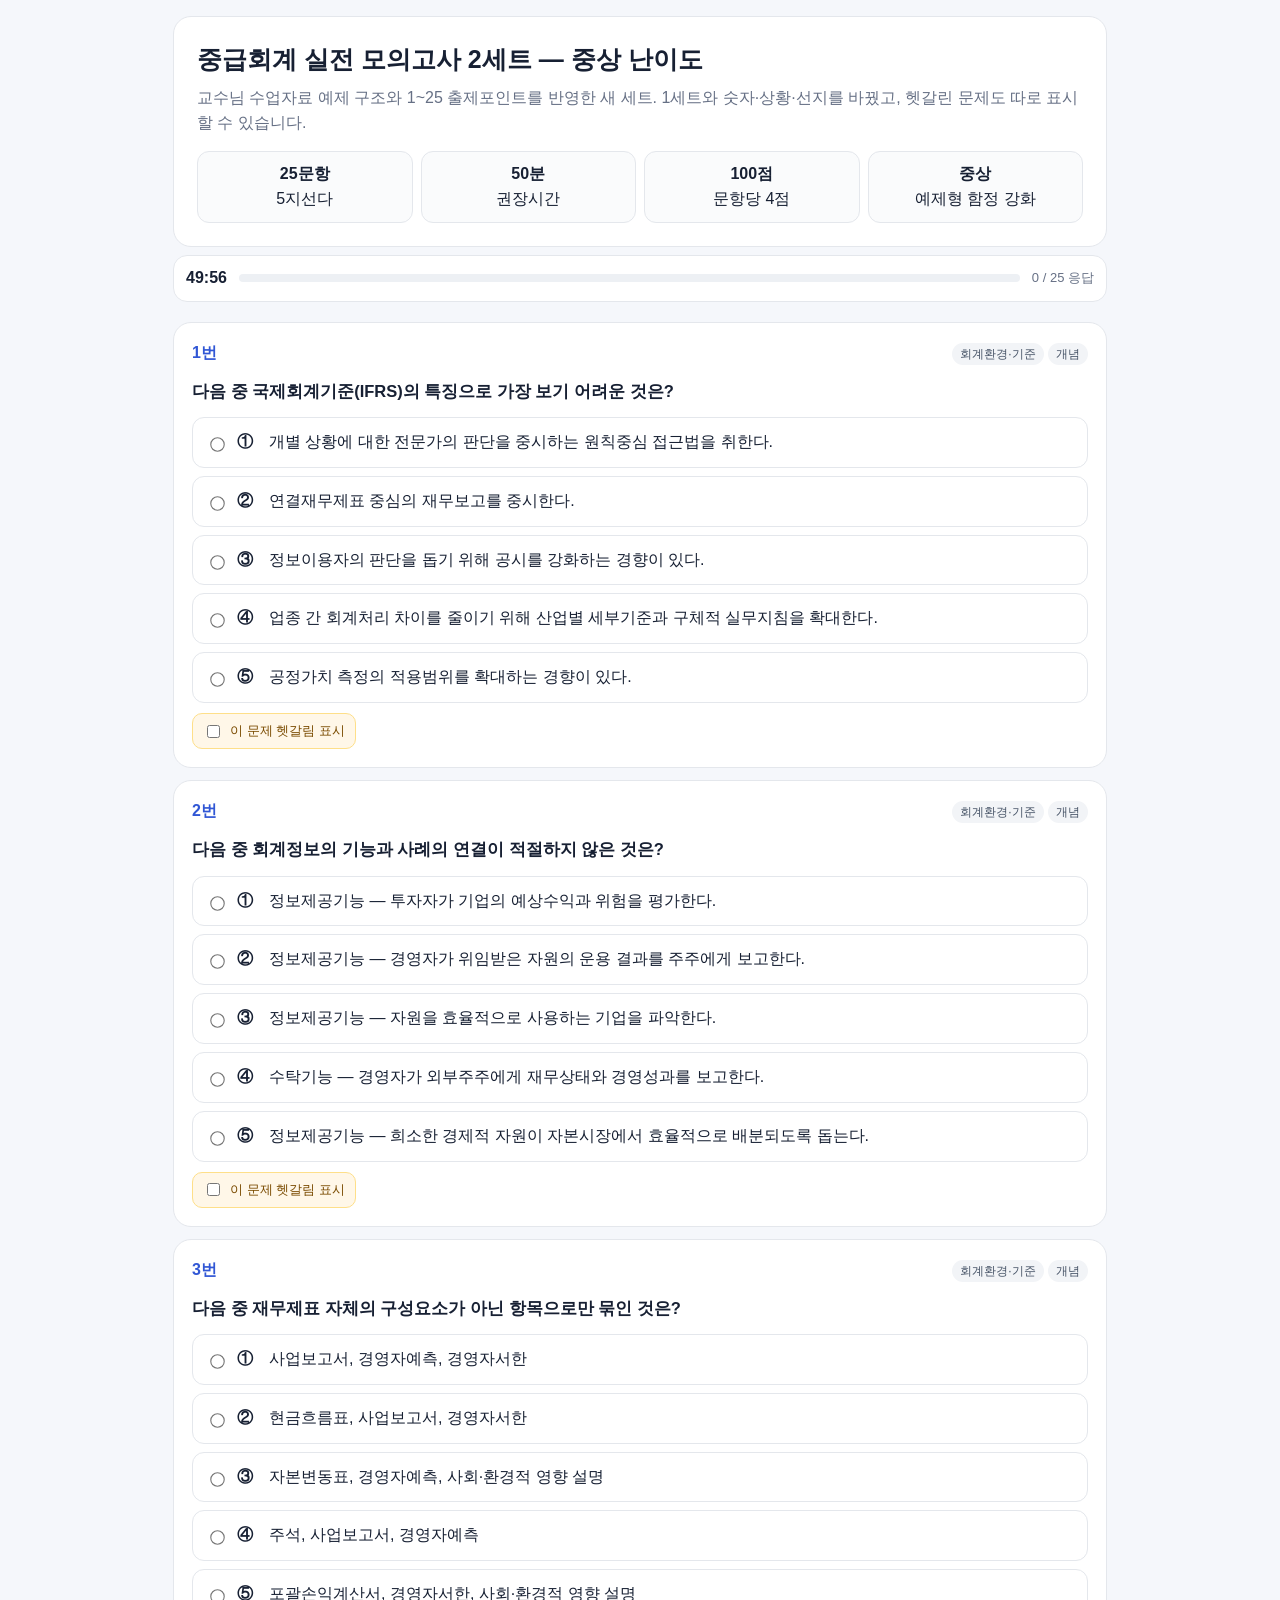
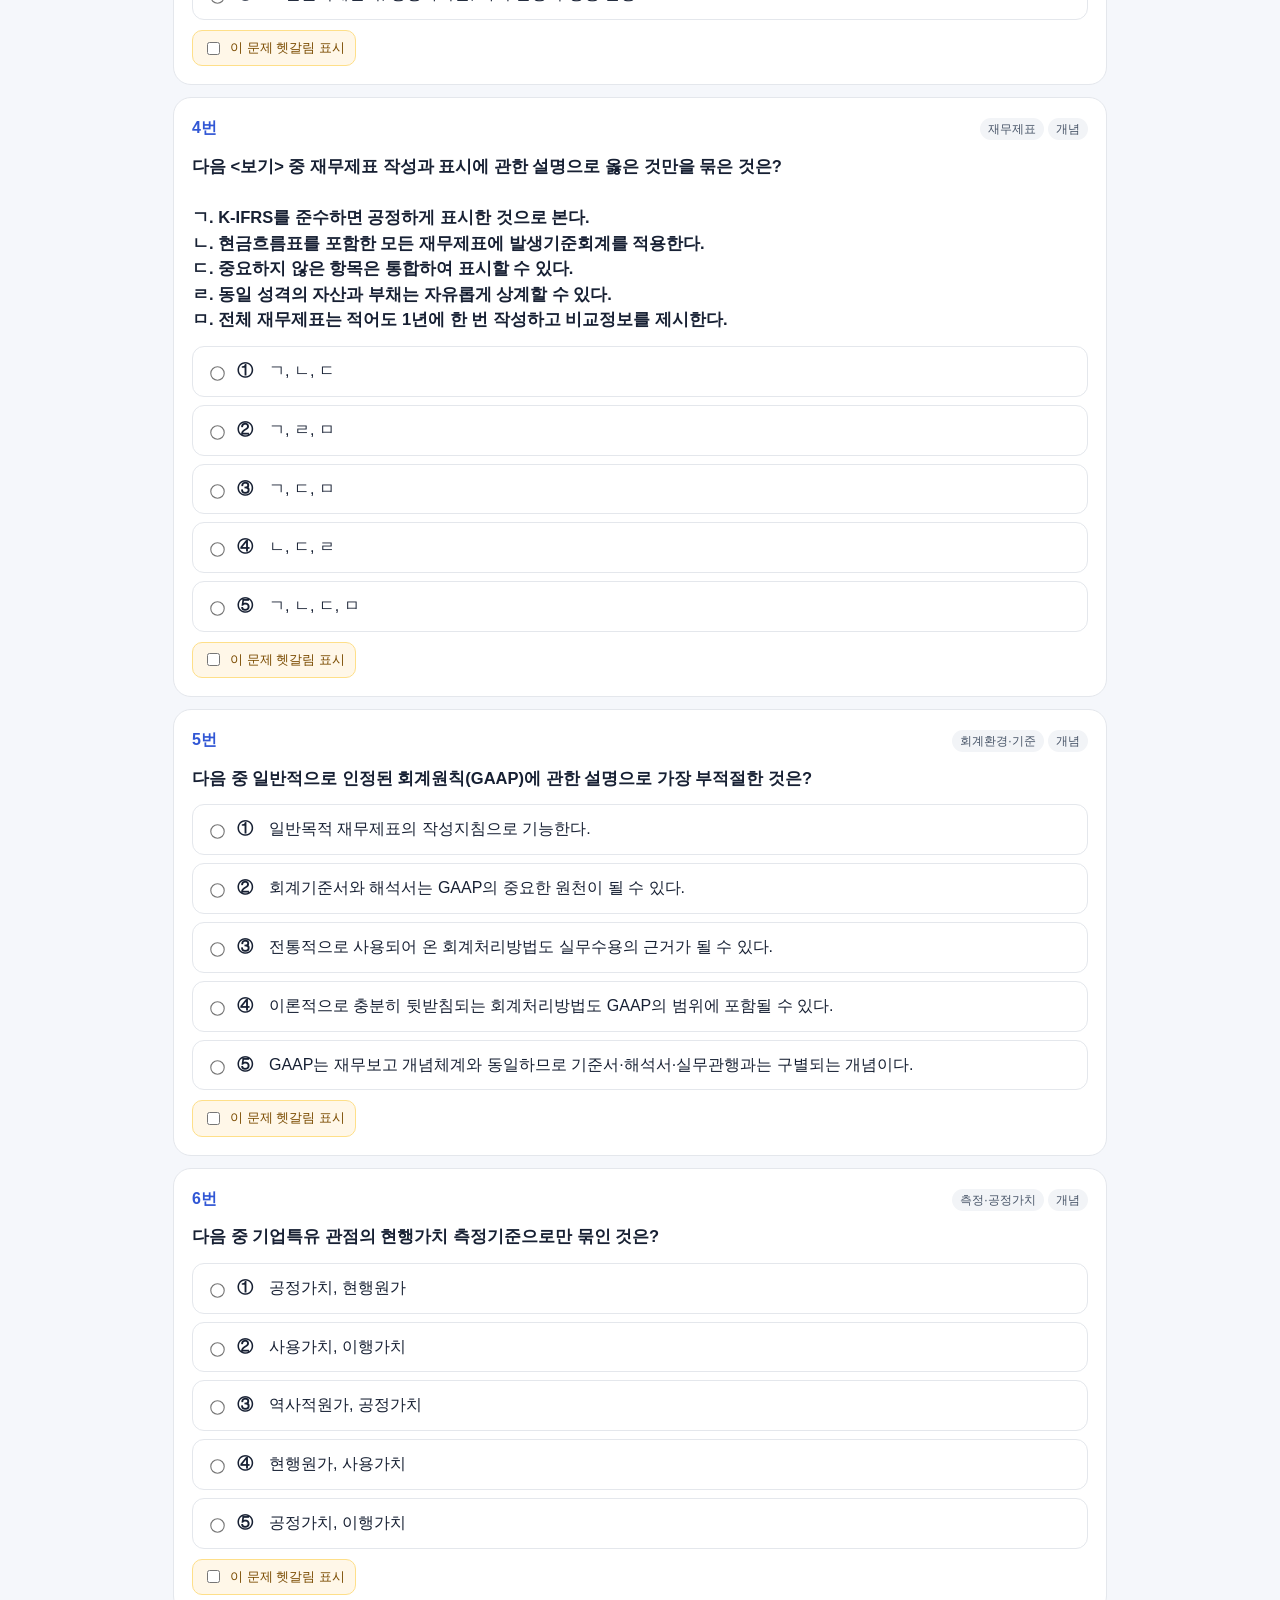
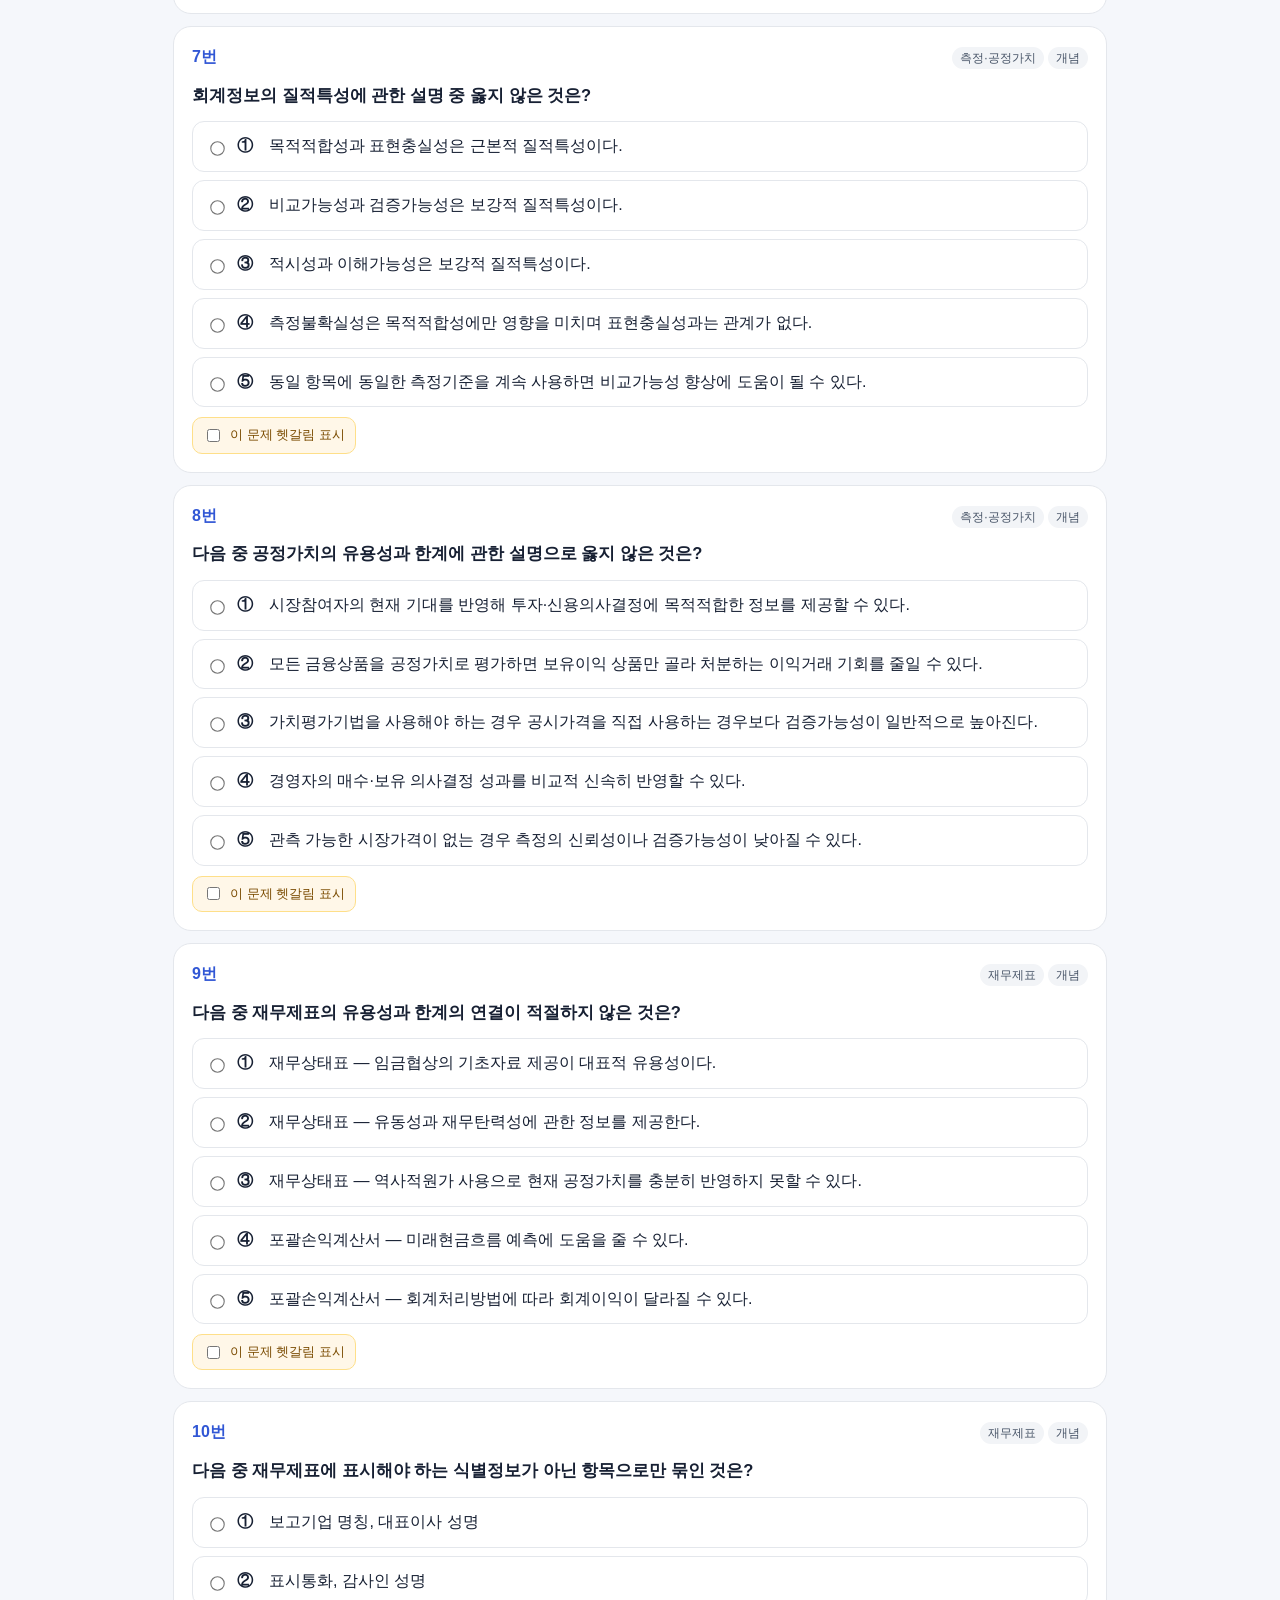
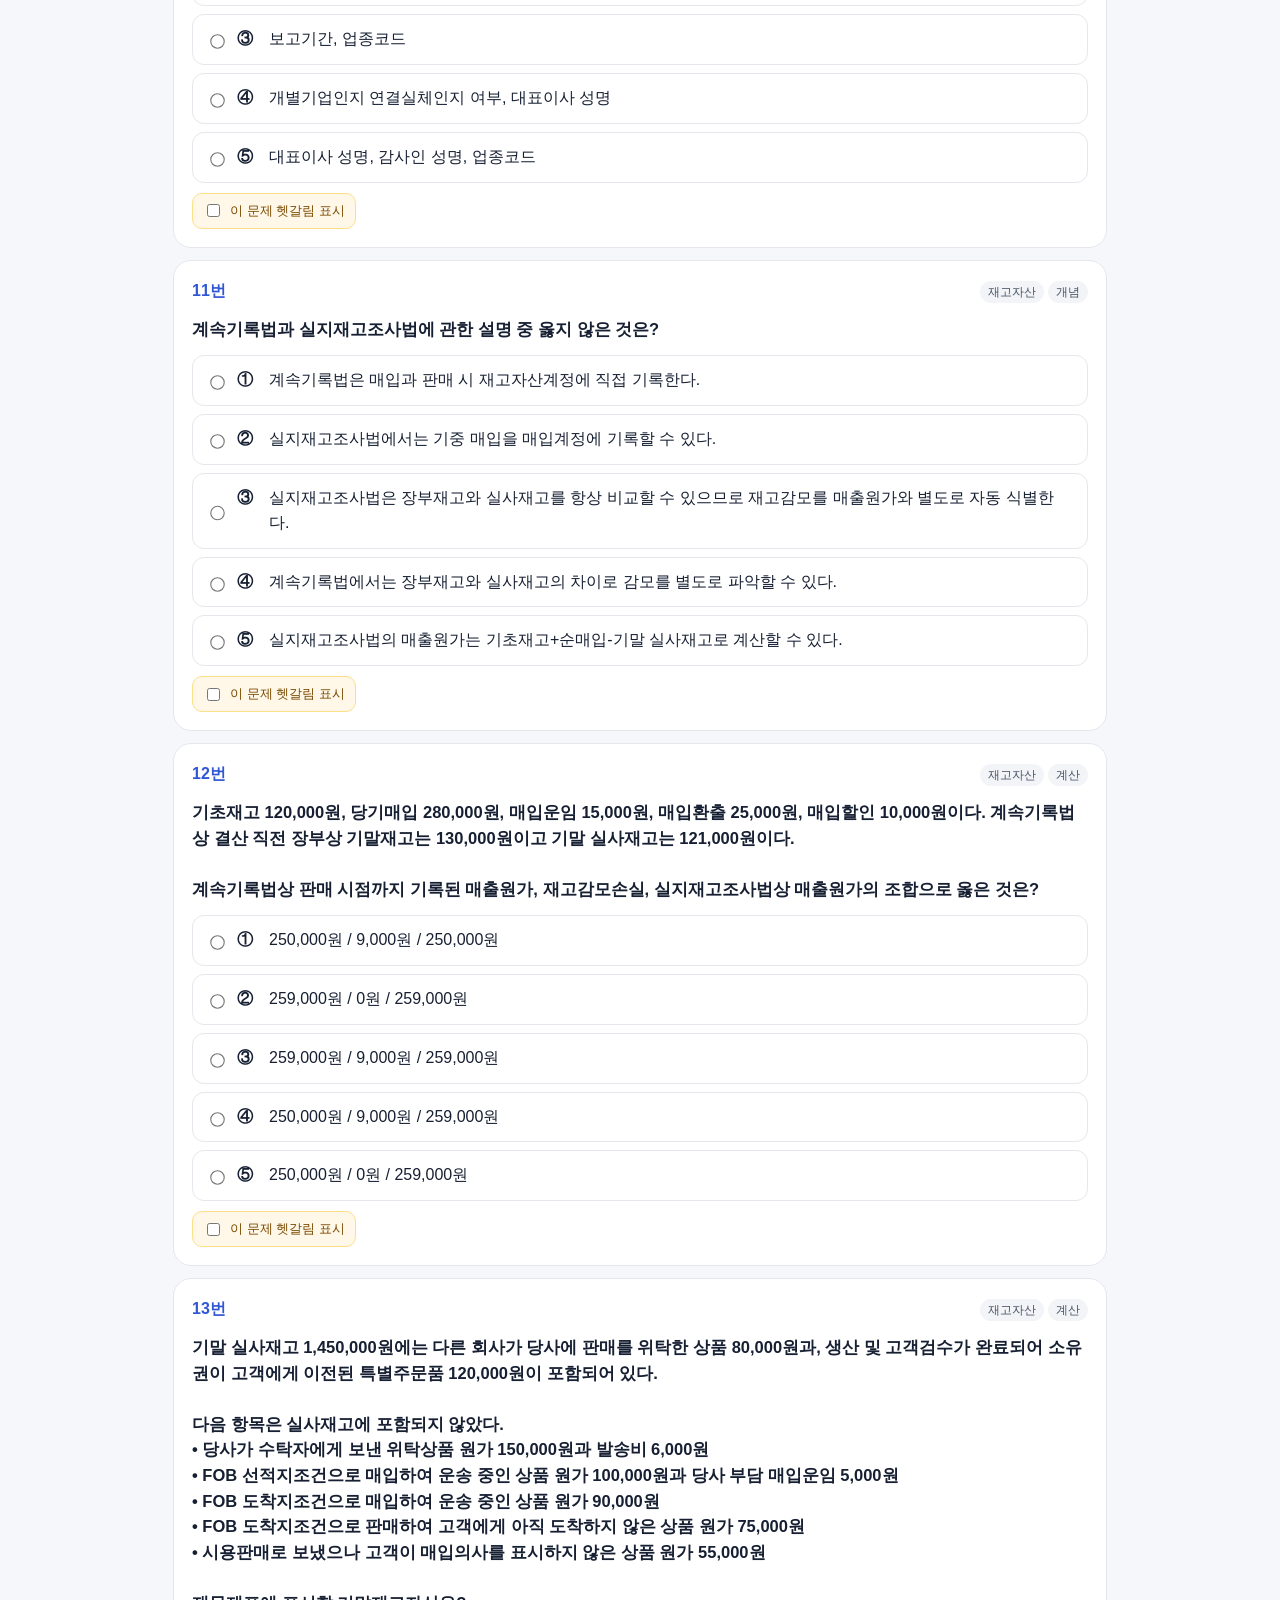
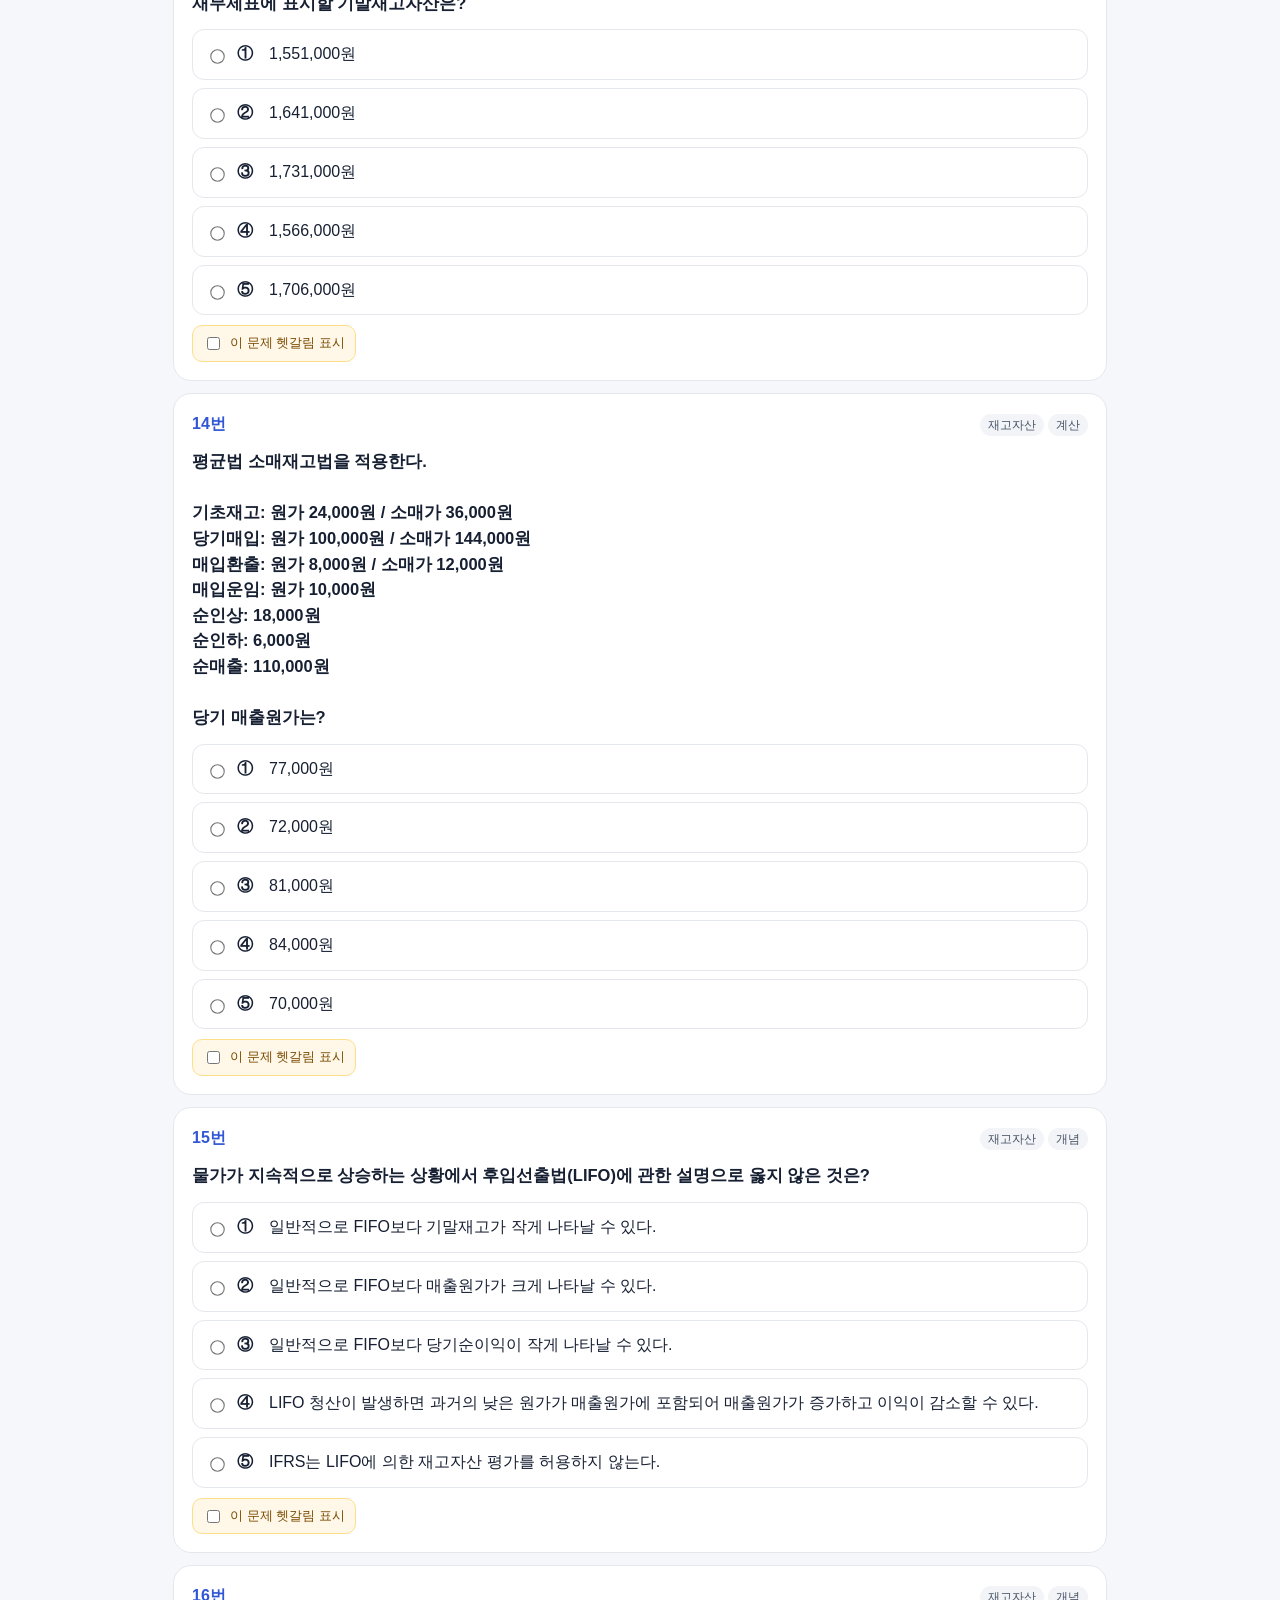
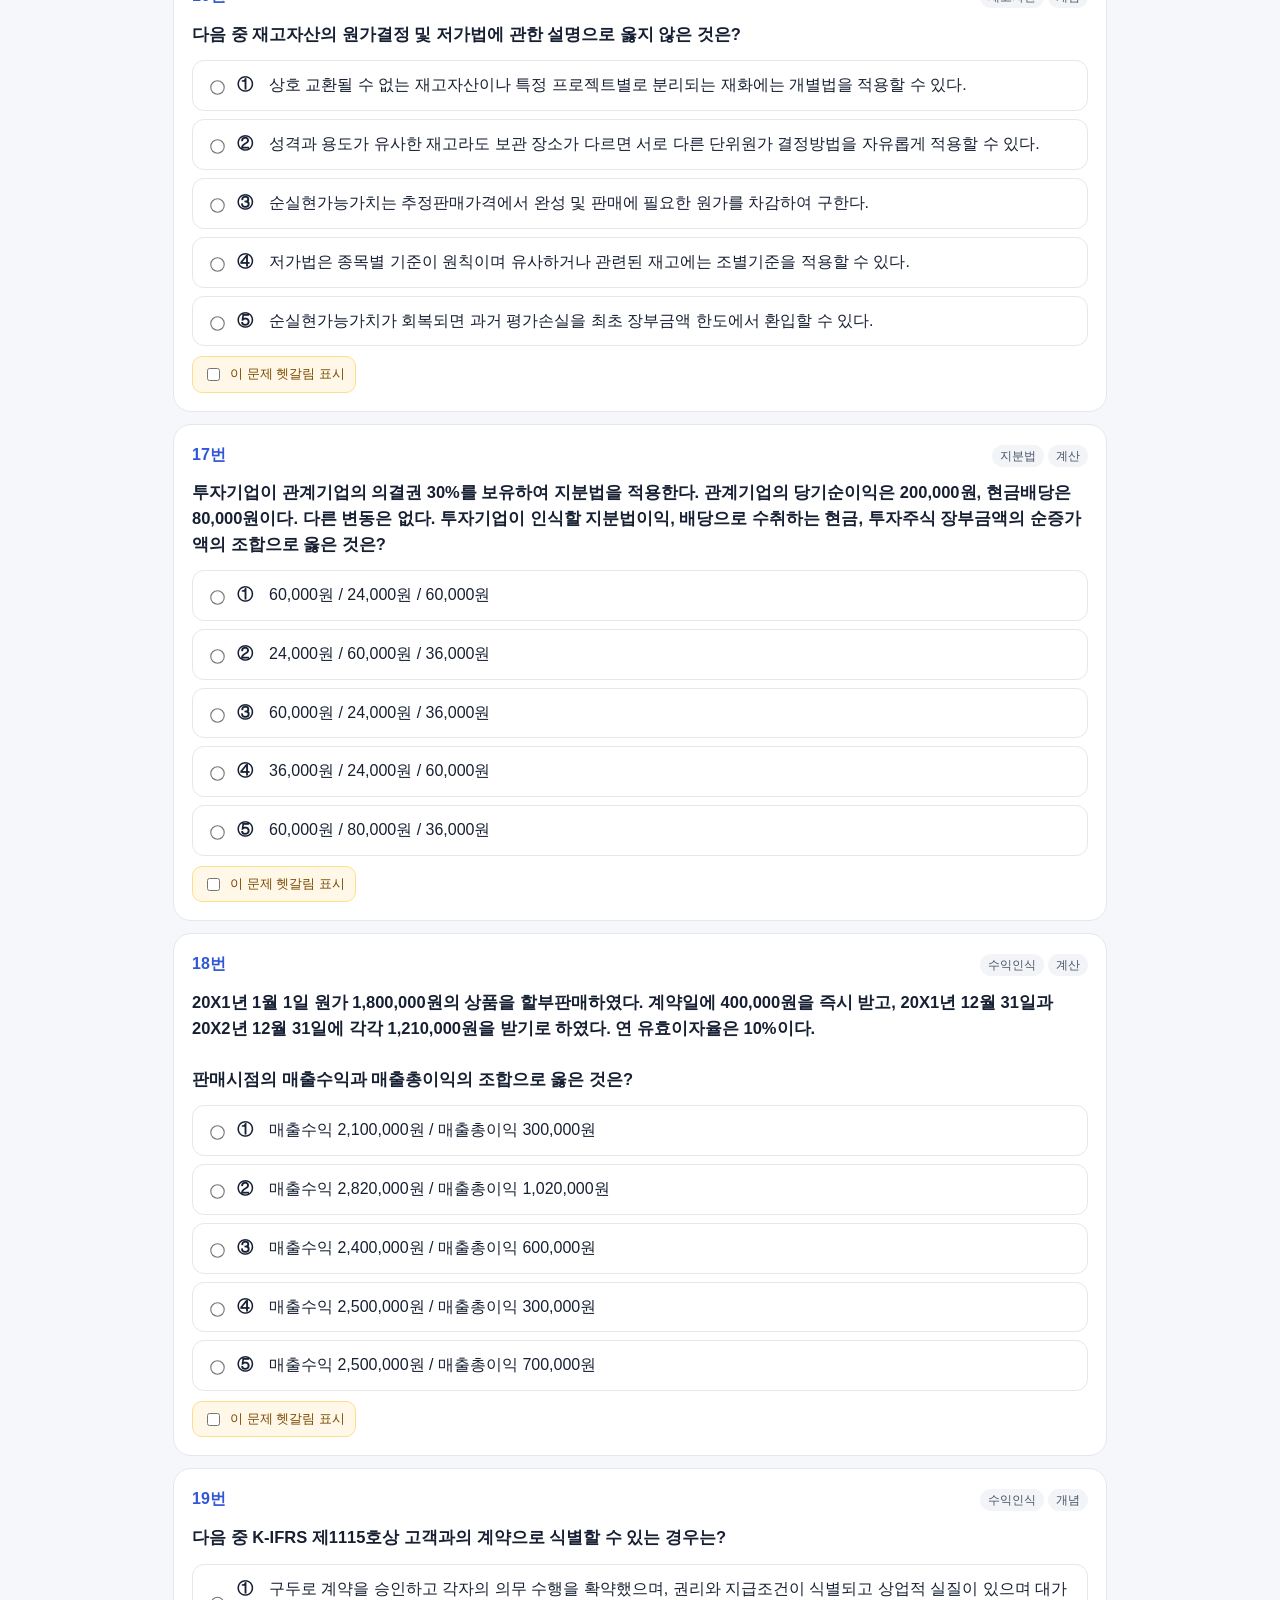
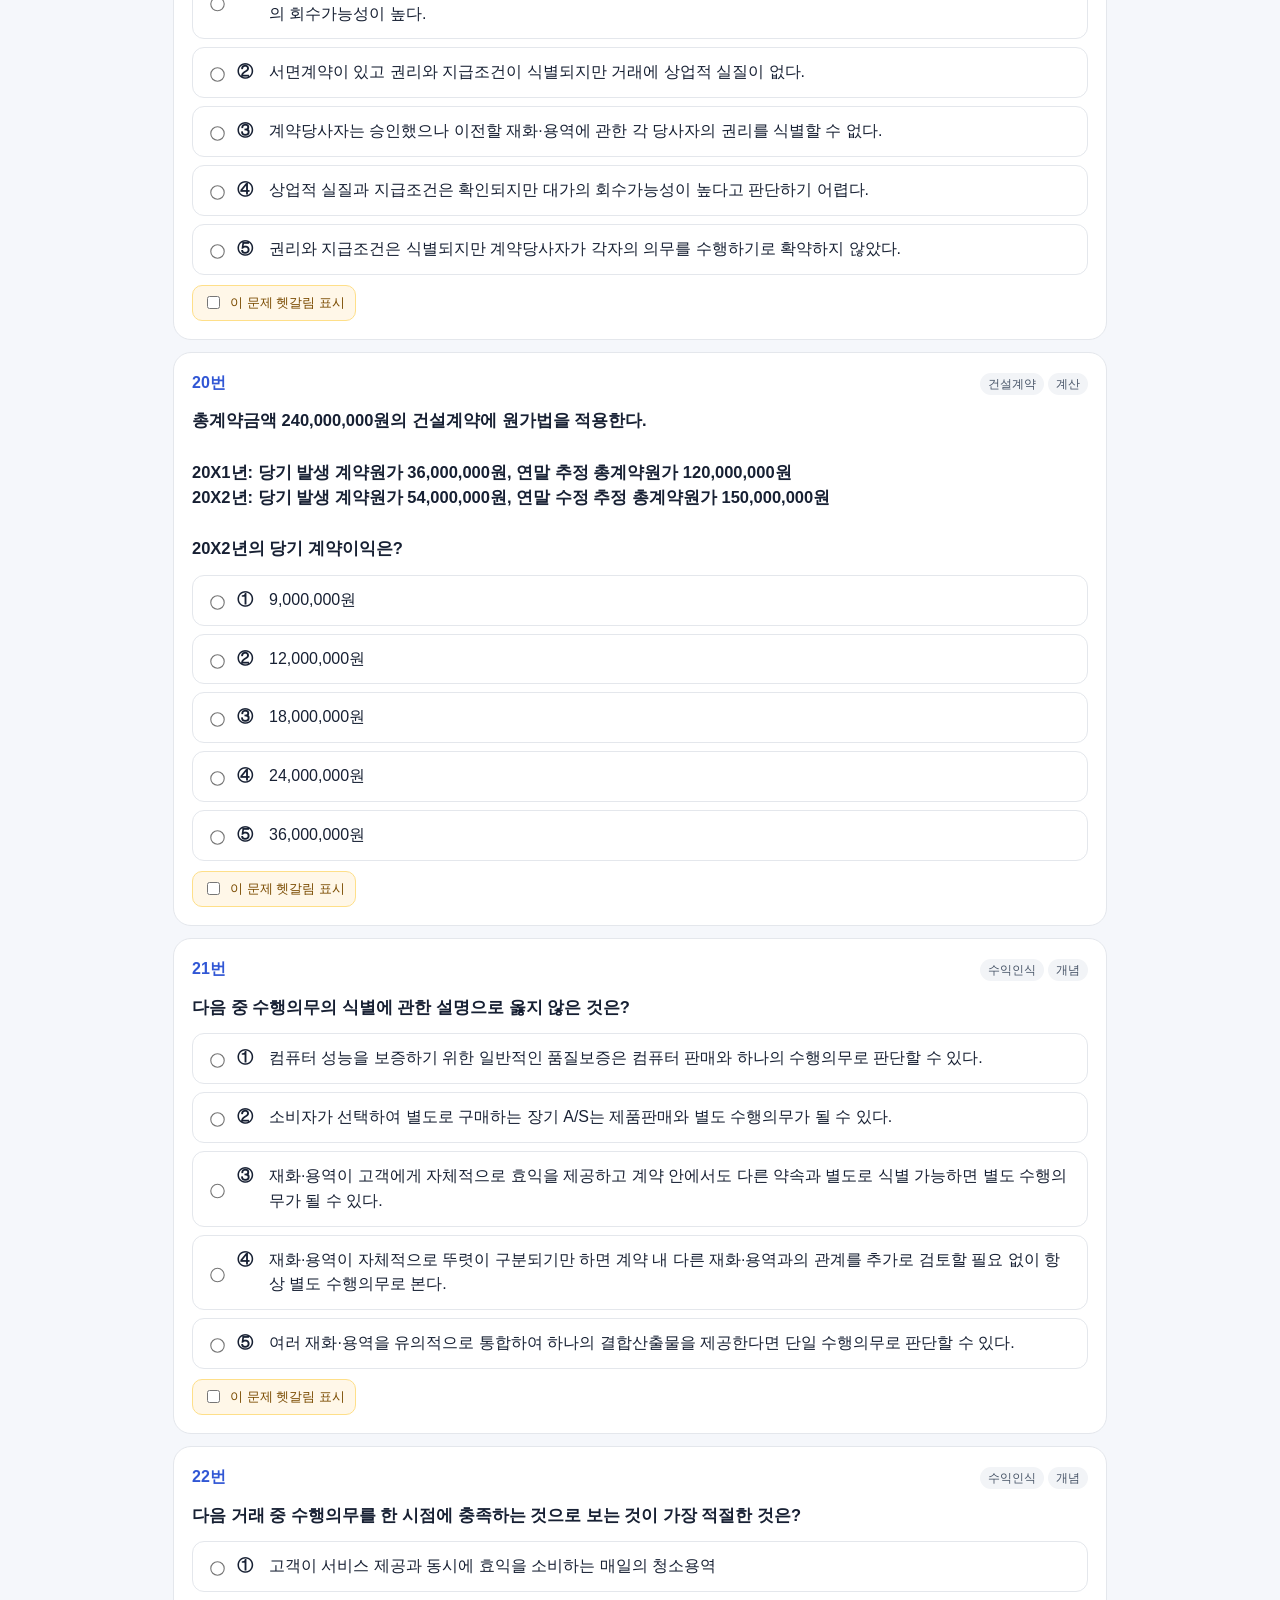
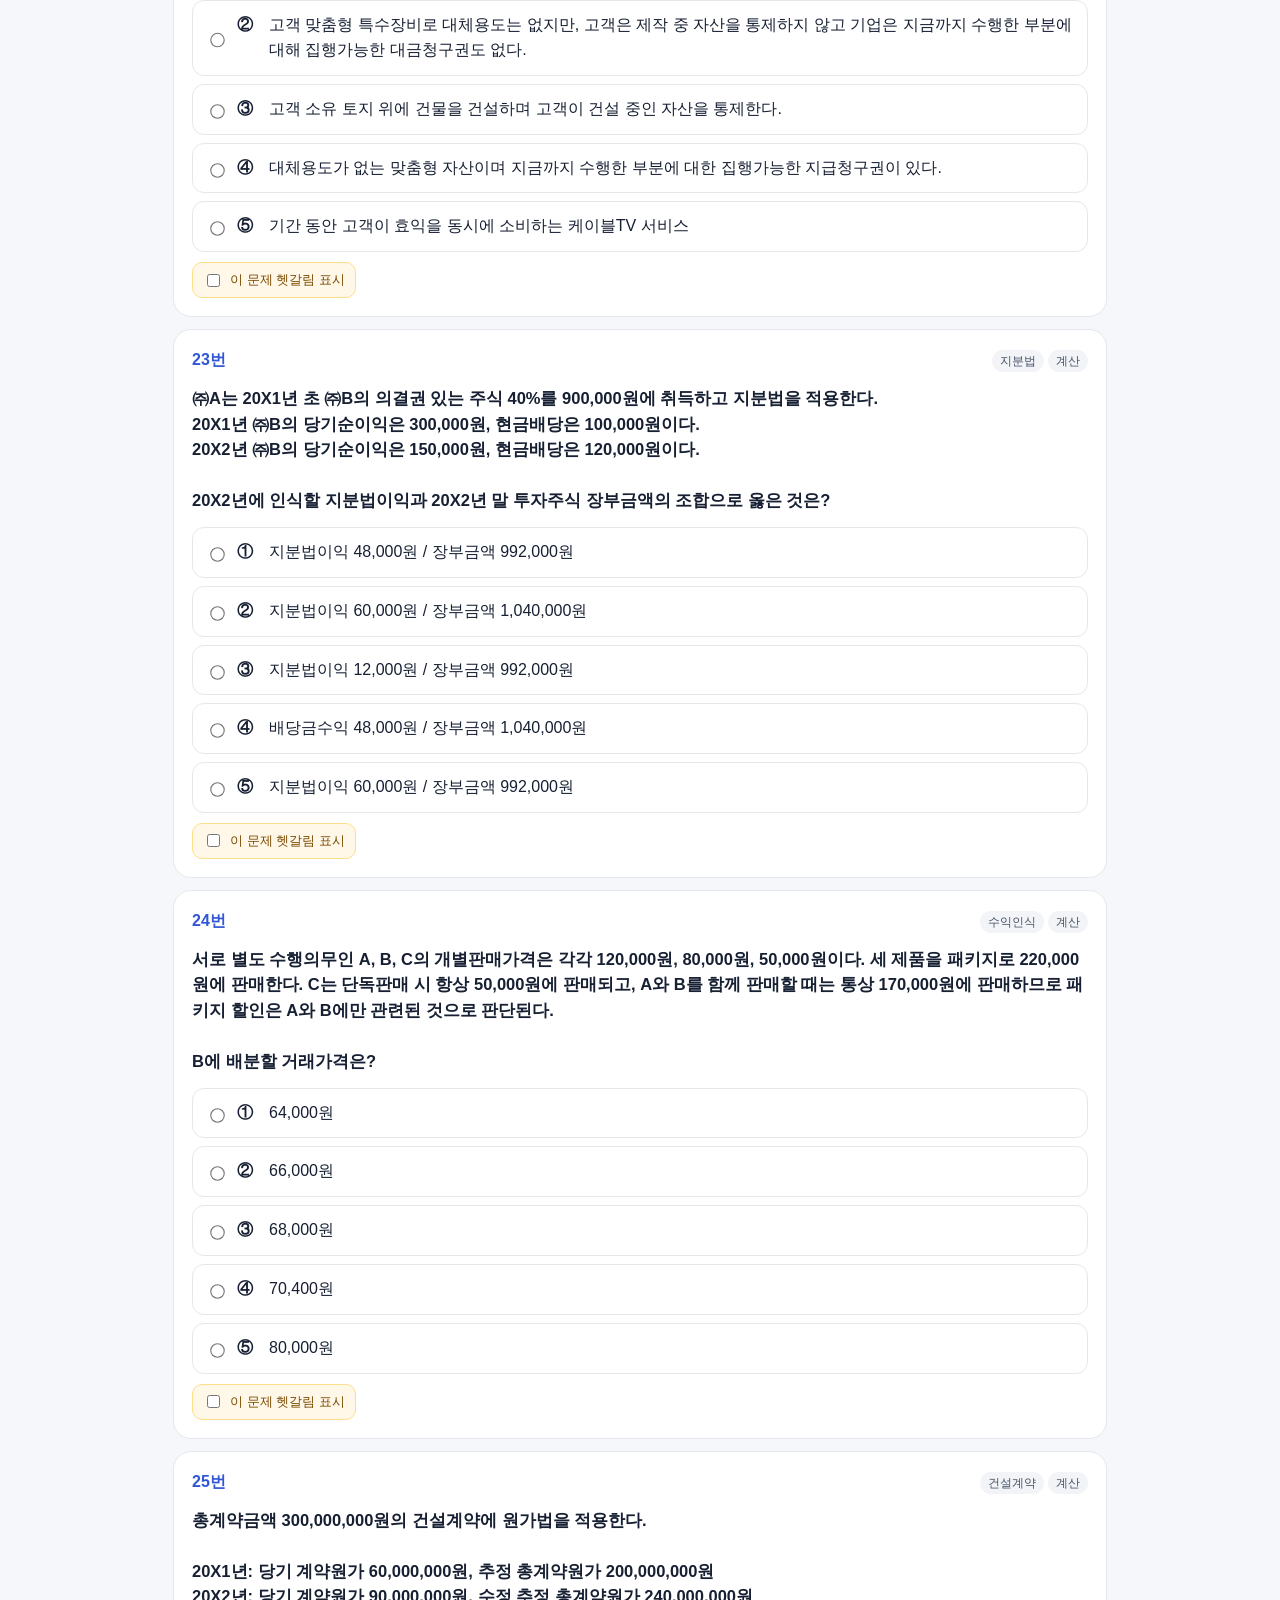
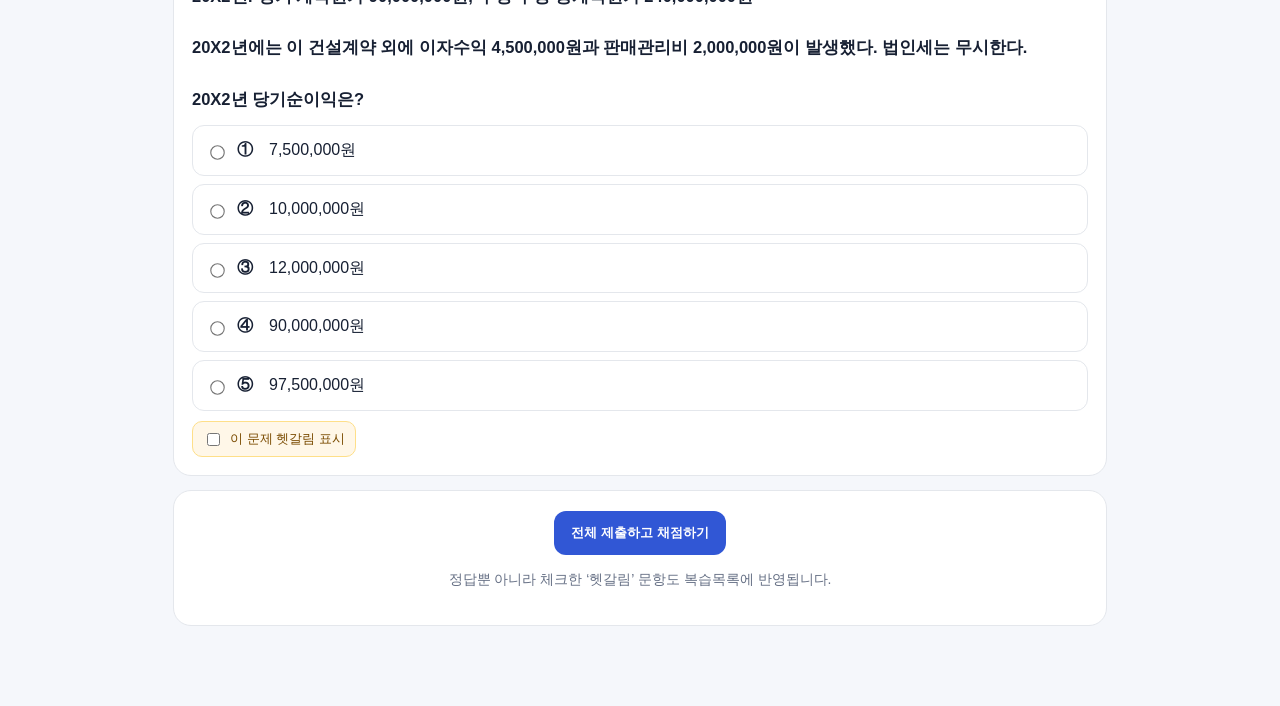
<file: accounting-quiz-set2/index.html>
<!doctype html><html lang="ko"><head><meta charset="utf-8"><meta name="viewport" content="width=device-width,initial-scale=1,viewport-fit=cover"><title>중급회계 실전 모의고사 2세트</title><style>:root{--bg:#f5f7fb;--card:#fff;--text:#172033;--muted:#667085;--line:#e4e7ec;--brand:#3157d5;--brand2:#eef2ff;--good:#067647;--goodbg:#ecfdf3;--bad:#b42318;--badbg:#fef3f2;--warn:#b54708;--warnbg:#fffaeb}*{box-sizing:border-box}body{margin:0;background:var(--bg);color:var(--text);font-family:-apple-system,BlinkMacSystemFont,"Apple SD Gothic Neo","Noto Sans KR","Segoe UI",sans-serif;line-height:1.55}.wrap{max-width:960px;margin:auto;padding:16px 13px 80px}.card,.hero{background:var(--card);border:1px solid var(--line);border-radius:18px}.hero{padding:23px}.hero h1{margin:0 0 7px;font-size:25px}.sub{color:var(--muted);margin:0}.meta{display:grid;grid-template-columns:repeat(4,1fr);gap:8px;margin-top:16px}.meta div{padding:10px;border:1px solid var(--line);border-radius:12px;text-align:center;background:#fafbfc}.meta b{display:block}.sticky{position:sticky;top:0;z-index:10;padding:8px 0;background:rgba(245,247,251,.94);backdrop-filter:blur(10px)}.status{background:var(--card);border:1px solid var(--line);border-radius:14px;padding:10px 12px;display:flex;align-items:center;gap:12px}.timer{font-weight:900;font-variant-numeric:tabular-nums}.progress{height:8px;background:#edf0f4;border-radius:99px;overflow:hidden;flex:1}.progress div{height:100%;background:var(--brand);width:0}.answered{font-size:13px;color:var(--muted)}.q{padding:18px;margin:12px 0}.qhead{display:flex;justify-content:space-between;gap:10px;align-items:center}.qnum{font-weight:900;color:var(--brand)}.tag{font-size:12px;background:#f2f4f7;color:#475467;border-radius:999px;padding:4px 8px}.stem{font-weight:750;font-size:16.5px;white-space:pre-line;margin:13px 0}.option{display:flex;gap:10px;padding:12px 13px;border:1px solid var(--line);border-radius:12px;margin:8px 0;cursor:pointer}.option:has(input:checked){border-color:var(--brand);background:var(--brand2)}.option input{margin-top:4px;transform:scale(1.12)}.optn{font-weight:900;min-width:22px}.confuse{margin-top:10px}.confuse label{display:inline-flex;align-items:center;gap:7px;font-size:13px;color:#7a4b00;background:#fff7e8;border:1px solid #fedf89;padding:7px 10px;border-radius:10px;cursor:pointer}.submitbox,.scorecard,.weak,.review{padding:20px;margin-top:14px}.submitbox{text-align:center}.btn{border:0;border-radius:12px;padding:13px 17px;font-weight:850;cursor:pointer}.primary{background:var(--brand);color:#fff}.secondary{background:var(--card);border:1px solid var(--line);color:var(--text)}.result{display:none}.scoreline{display:flex;align-items:flex-end;gap:10px}.score{font-size:54px;font-weight:950;line-height:1}.badge{font-weight:850;padding:6px 10px;border-radius:999px}.good{background:var(--goodbg);color:var(--good)}.warn{background:var(--warnbg);color:var(--warn)}.bad{background:var(--badbg);color:var(--bad)}.metrics{display:grid;grid-template-columns:repeat(2,1fr);gap:10px;margin-top:16px}.metric{border:1px solid var(--line);border-radius:12px;padding:12px}.metricTop{display:flex;justify-content:space-between;font-weight:800}.bar{height:8px;background:#edf0f4;border-radius:99px;overflow:hidden;margin-top:8px}.bar div{height:100%;background:var(--brand)}.weakitem{padding:11px 12px;border-left:4px solid #f79009;background:#fffcf5;border-radius:8px;margin:8px 0}.rItem{border:1px solid var(--line);border-radius:12px;padding:14px;margin:10px 0}.rItem.ok{background:#fbfffc;border-color:#abefc6}.rItem.no{background:#fffdfd;border-color:#fecdca}.rTitle{font-weight:900}.small{font-size:14px;color:var(--muted)}.explain{border-top:1px dashed var(--line);margin-top:8px;padding-top:8px;font-size:14px}.foot{display:flex;gap:8px;flex-wrap:wrap;margin-top:14px}@media(max-width:640px){.meta{grid-template-columns:repeat(2,1fr)}.metrics{grid-template-columns:1fr}.hero h1{font-size:21px}.q{padding:15px}.answered{display:none}}@media(prefers-color-scheme:dark){:root{--bg:#0d1117;--card:#151b23;--text:#f0f3f6;--muted:#9da7b3;--line:#2b3440;--brand:#7897ff;--brand2:#1c294d;--goodbg:#0d2a20;--badbg:#321a1c;--warnbg:#33230e}.sticky{background:rgba(13,17,23,.94)}.meta div{background:#11161d}.tag{background:#222a34;color:#c5ced8}.confuse label{background:#2b2111;border-color:#6d4c1c}.weakitem{background:#2b2111}}</style></head><body><div class="wrap"><section class="hero"><h1>중급회계 실전 모의고사 2세트 — 중상 난이도</h1><p class="sub">교수님 수업자료 예제 구조와 1~25 출제포인트를 반영한 새 세트. 1세트와 숫자·상황·선지를 바꿨고, 헷갈린 문제도 따로 표시할 수 있습니다.</p><div class="meta"><div><b>25문항</b><span>5지선다</span></div><div><b>50분</b><span>권장시간</span></div><div><b>100점</b><span>문항당 4점</span></div><div><b>중상</b><span>예제형 함정 강화</span></div></div></section><div class="sticky"><div class="status"><div class="timer" id="timer">50:00</div><div class="progress"><div id="pbar"></div></div><div class="answered" id="answered">0 / 25 응답</div></div></div><form id="quiz"></form><section class="card submitbox"><button class="btn primary" id="submitBtn" type="button">전체 제출하고 채점하기</button><p class="small">정답뿐 아니라 체크한 ‘헷갈림’ 문항도 복습목록에 반영됩니다.</p></section><section class="result" id="result"><div class="card scorecard"><h2>채점 결과</h2><div class="scoreline"><div class="score" id="score">0</div><div style="font-weight:900;font-size:20px">/ 100</div><div class="badge" id="grade"></div></div><p class="sub" id="summary"></p><div class="metrics" id="metrics"></div><div class="foot"><button class="btn secondary" id="focusBtn" type="button">오답·헷갈림만 보기</button><button class="btn secondary" id="resetBtn" type="button">처음부터 다시 풀기</button></div></div><div class="card weak"><h2>우선 복습 개념</h2><div id="weak"></div></div><div class="card review"><h2>문항별 해설</h2><div id="reviews"></div></div></section></div><script>const L=['①','②','③','④','⑤'];const qs=[{id:1,area:'회계환경·기준',type:'개념',concept:'IFRS 특징',stem:'다음 중 국제회계기준(IFRS)의 특징으로 가장 보기 어려운 것은?',o:['개별 상황에 대한 전문가의 판단을 중시하는 원칙중심 접근법을 취한다.','연결재무제표 중심의 재무보고를 중시한다.','정보이용자의 판단을 돕기 위해 공시를 강화하는 경향이 있다.','업종 간 회계처리 차이를 줄이기 위해 산업별 세부기준과 구체적 실무지침을 확대한다.','공정가치 측정의 적용범위를 확대하는 경향이 있다.'],a:3,e:'교수자료의 IFRS 특징은 원칙중심·연결재무제표 중심·공시강화·공정가치 확대이다. 산업별 세부기준이나 구체적 실무지침은 지양한다.'},{id:2,area:'회계환경·기준',type:'개념',concept:'회계정보의 기능',stem:'다음 중 회계정보의 기능과 사례의 연결이 적절하지 않은 것은?',o:['정보제공기능 — 투자자가 기업의 예상수익과 위험을 평가한다.','정보제공기능 — 경영자가 위임받은 자원의 운용 결과를 주주에게 보고한다.','정보제공기능 — 자원을 효율적으로 사용하는 기업을 파악한다.','수탁기능 — 경영자가 외부주주에게 재무상태와 경영성과를 보고한다.','정보제공기능 — 희소한 경제적 자원이 자본시장에서 효율적으로 배분되도록 돕는다.'],a:1,e:'위임받은 자원의 운용 결과를 주주에게 보고하는 것은 수탁기능이다. 투자·대출 등 경제적 의사결정을 지원하는 기능과 구분해야 한다.'},{id:3,area:'회계환경·기준',type:'개념',concept:'재무보고와 재무제표',stem:'다음 중 재무제표 자체의 구성요소가 아닌 항목으로만 묶인 것은?',o:['사업보고서, 경영자예측, 경영자서한','현금흐름표, 사업보고서, 경영자서한','자본변동표, 경영자예측, 사회·환경적 영향 설명','주석, 사업보고서, 경영자예측','포괄손익계산서, 경영자서한, 사회·환경적 영향 설명'],a:0,e:'사업보고서·경영자예측·경영자서한은 재무보고의 기타수단이지만 재무제표 구성요소는 아니다. 재무상태표·포괄손익계산서·자본변동표·현금흐름표·주석은 재무제표다.'},{id:4,area:'재무제표',type:'개념',concept:'재무제표 작성·표시',stem:'다음 <보기> 중 재무제표 작성과 표시에 관한 설명으로 옳은 것만을 묶은 것은?\n\nㄱ. K-IFRS를 준수하면 공정하게 표시한 것으로 본다.\nㄴ. 현금흐름표를 포함한 모든 재무제표에 발생기준회계를 적용한다.\nㄷ. 중요하지 않은 항목은 통합하여 표시할 수 있다.\nㄹ. 동일 성격의 자산과 부채는 자유롭게 상계할 수 있다.\nㅁ. 전체 재무제표는 적어도 1년에 한 번 작성하고 비교정보를 제시한다.',o:['ㄱ, ㄴ, ㄷ','ㄱ, ㄹ, ㅁ','ㄱ, ㄷ, ㅁ','ㄴ, ㄷ, ㄹ','ㄱ, ㄴ, ㄷ, ㅁ'],a:2,e:'현금흐름표는 발생기준 적용 대상에서 제외되고, 자산·부채 및 수익·비용은 원칙적으로 상계하지 않는다. 따라서 ㄱ·ㄷ·ㅁ만 옳다.'},{id:5,area:'회계환경·기준',type:'개념',concept:'GAAP',stem:'다음 중 일반적으로 인정된 회계원칙(GAAP)에 관한 설명으로 가장 부적절한 것은?',o:['일반목적 재무제표의 작성지침으로 기능한다.','회계기준서와 해석서는 GAAP의 중요한 원천이 될 수 있다.','전통적으로 사용되어 온 회계처리방법도 실무수용의 근거가 될 수 있다.','이론적으로 충분히 뒷받침되는 회계처리방법도 GAAP의 범위에 포함될 수 있다.','GAAP는 재무보고 개념체계와 동일하므로 기준서·해석서·실무관행과는 구별되는 개념이다.'],a:4,e:'교수자료의 GAAP는 개념체계 하나만을 뜻하지 않는다. 공식 기준서·해석서와 실무에서 수용된 방법 등까지 포함하는 넓은 개념이다.'},{id:6,area:'측정·공정가치',type:'개념',concept:'측정기준',stem:'다음 중 기업특유 관점의 현행가치 측정기준으로만 묶인 것은?',o:['공정가치, 현행원가','사용가치, 이행가치','역사적원가, 공정가치','현행원가, 사용가치','공정가치, 이행가치'],a:1,e:'사용가치는 자산, 이행가치는 부채에 대한 기업특유 측정치다. 공정가치는 시장참여자 관점이다.'},{id:7,area:'측정·공정가치',type:'개념',concept:'질적특성',stem:'회계정보의 질적특성에 관한 설명 중 옳지 않은 것은?',o:['목적적합성과 표현충실성은 근본적 질적특성이다.','비교가능성과 검증가능성은 보강적 질적특성이다.','적시성과 이해가능성은 보강적 질적특성이다.','측정불확실성은 목적적합성에만 영향을 미치며 표현충실성과는 관계가 없다.','동일 항목에 동일한 측정기준을 계속 사용하면 비교가능성 향상에 도움이 될 수 있다.'],a:3,e:'측정불확실성이 지나치게 높으면 표현충실성이 저해될 수 있다. 따라서 표현충실성과 무관하다고 볼 수 없다.'},{id:8,area:'측정·공정가치',type:'개념',concept:'공정가치 유용성',stem:'다음 중 공정가치의 유용성과 한계에 관한 설명으로 옳지 않은 것은?',o:['시장참여자의 현재 기대를 반영해 투자·신용의사결정에 목적적합한 정보를 제공할 수 있다.','모든 금융상품을 공정가치로 평가하면 보유이익 상품만 골라 처분하는 이익거래 기회를 줄일 수 있다.','가치평가기법을 사용해야 하는 경우 공시가격을 직접 사용하는 경우보다 검증가능성이 일반적으로 높아진다.','경영자의 매수·보유 의사결정 성과를 비교적 신속히 반영할 수 있다.','관측 가능한 시장가격이 없는 경우 측정의 신뢰성이나 검증가능성이 낮아질 수 있다.'],a:2,e:'가치평가기법은 추정과 가정이 개입되므로 공시가격을 직접 사용하는 경우보다 신뢰성·검증가능성이 낮아질 수 있다.'},{id:9,area:'재무제표',type:'개념',concept:'재무제표 유용성과 한계',stem:'다음 중 재무제표의 유용성과 한계의 연결이 적절하지 않은 것은?',o:['재무상태표 — 임금협상의 기초자료 제공이 대표적 유용성이다.','재무상태표 — 유동성과 재무탄력성에 관한 정보를 제공한다.','재무상태표 — 역사적원가 사용으로 현재 공정가치를 충분히 반영하지 못할 수 있다.','포괄손익계산서 — 미래현금흐름 예측에 도움을 줄 수 있다.','포괄손익계산서 — 회계처리방법에 따라 회계이익이 달라질 수 있다.'],a:0,e:'임금협상의 기초자료 제공은 교수자료에서 포괄손익계산서의 유용성으로 제시된다. 재무상태표는 자원·재무구조·유동성·재무탄력성 정보가 핵심이다.'},{id:10,area:'재무제표',type:'개념',concept:'재무제표 식별정보',stem:'다음 중 재무제표에 표시해야 하는 식별정보가 아닌 항목으로만 묶인 것은?',o:['보고기업 명칭, 대표이사 성명','표시통화, 감사인 성명','보고기간, 업종코드','개별기업인지 연결실체인지 여부, 대표이사 성명','대표이사 성명, 감사인 성명, 업종코드'],a:4,e:'필수 식별정보는 보고기업 명칭, 개별/연결 여부, 보고기간 종료일 또는 보고기간, 표시통화, 금액표시 단위다. 대표이사 성명·감사인 성명·업종코드는 해당 목록이 아니다.'},{id:11,area:'재고자산',type:'개념',concept:'계속기록법·실지재고조사법',stem:'계속기록법과 실지재고조사법에 관한 설명 중 옳지 않은 것은?',o:['계속기록법은 매입과 판매 시 재고자산계정에 직접 기록한다.','실지재고조사법에서는 기중 매입을 매입계정에 기록할 수 있다.','실지재고조사법은 장부재고와 실사재고를 항상 비교할 수 있으므로 재고감모를 매출원가와 별도로 자동 식별한다.','계속기록법에서는 장부재고와 실사재고의 차이로 감모를 별도로 파악할 수 있다.','실지재고조사법의 매출원가는 기초재고+순매입-기말 실사재고로 계산할 수 있다.'],a:2,e:'실지재고조사법은 기중에 장부수량을 상시 유지하지 않기 때문에 감모가 매출원가에 포함될 수 있다. 계속기록법은 장부재고와 실사재고를 비교해 감모를 별도로 파악할 수 있다.'},{id:12,area:'재고자산',type:'계산',concept:'매출원가·감모',stem:'기초재고 120,000원, 당기매입 280,000원, 매입운임 15,000원, 매입환출 25,000원, 매입할인 10,000원이다. 계속기록법상 결산 직전 장부상 기말재고는 130,000원이고 기말 실사재고는 121,000원이다.\n\n계속기록법상 판매 시점까지 기록된 매출원가, 재고감모손실, 실지재고조사법상 매출원가의 조합으로 옳은 것은?',o:['250,000원 / 9,000원 / 250,000원','259,000원 / 0원 / 259,000원','259,000원 / 9,000원 / 259,000원','250,000원 / 9,000원 / 259,000원','250,000원 / 0원 / 259,000원'],a:3,e:'판매가능원가=120+280+15−25−10=380천원. 계속법 판매시점 COGS=380−130=250천원, 감모=130−121=9천원, 실지법 COGS=380−121=259천원.'},{id:13,area:'재고자산',type:'계산',concept:'재고자산 포함범위',stem:'기말 실사재고 1,450,000원에는 다른 회사가 당사에 판매를 위탁한 상품 80,000원과, 생산 및 고객검수가 완료되어 소유권이 고객에게 이전된 특별주문품 120,000원이 포함되어 있다.\n\n다음 항목은 실사재고에 포함되지 않았다.\n• 당사가 수탁자에게 보낸 위탁상품 원가 150,000원과 발송비 6,000원\n• FOB 선적지조건으로 매입하여 운송 중인 상품 원가 100,000원과 당사 부담 매입운임 5,000원\n• FOB 도착지조건으로 매입하여 운송 중인 상품 원가 90,000원\n• FOB 도착지조건으로 판매하여 고객에게 아직 도착하지 않은 상품 원가 75,000원\n• 시용판매로 보냈으나 고객이 매입의사를 표시하지 않은 상품 원가 55,000원\n\n재무제표에 표시할 기말재고자산은?',o:['1,551,000원','1,641,000원','1,731,000원','1,566,000원','1,706,000원'],a:1,e:'1,450−80−120+156+105+75+55=1,641천원이다. FOB 도착지조건 매입품 90천원은 도착 전까지 판매자 재고이므로 당사 재고에 포함하지 않는다. 반대로 당사가 FOB 도착지조건으로 판매한 75천원은 고객에게 도착 전까지 당사 재고다.'},{id:14,area:'재고자산',type:'계산',concept:'평균법 소매재고법',stem:'평균법 소매재고법을 적용한다.\n\n기초재고: 원가 24,000원 / 소매가 36,000원\n당기매입: 원가 100,000원 / 소매가 144,000원\n매입환출: 원가 8,000원 / 소매가 12,000원\n매입운임: 원가 10,000원\n순인상: 18,000원\n순인하: 6,000원\n순매출: 110,000원\n\n당기 매출원가는?',o:['77,000원','72,000원','81,000원','84,000원','70,000원'],a:0,e:'판매가능원가=24+100−8+10=126천원. 판매가능 소매가=36+144−12+18−6=180천원, 원가율 70%. 기말재고 소매가=70천원, 원가=49천원, 매출원가=126−49=77천원. 매입운임은 원가열에만 포함한다.'},{id:15,area:'재고자산',type:'개념',concept:'후입선출법',stem:'물가가 지속적으로 상승하는 상황에서 후입선출법(LIFO)에 관한 설명으로 옳지 않은 것은?',o:['일반적으로 FIFO보다 기말재고가 작게 나타날 수 있다.','일반적으로 FIFO보다 매출원가가 크게 나타날 수 있다.','일반적으로 FIFO보다 당기순이익이 작게 나타날 수 있다.','LIFO 청산이 발생하면 과거의 낮은 원가가 매출원가에 포함되어 매출원가가 증가하고 이익이 감소할 수 있다.','IFRS는 LIFO에 의한 재고자산 평가를 허용하지 않는다.'],a:3,e:'LIFO 청산 시 과거의 낮은 원가가 매출원가로 흘러들어가므로 매출원가는 비정상적으로 낮아지고 당기이익은 커질 수 있다.'},{id:16,area:'재고자산',type:'개념',concept:'재고자산 측정·저가법',stem:'다음 중 재고자산의 원가결정 및 저가법에 관한 설명으로 옳지 않은 것은?',o:['상호 교환될 수 없는 재고자산이나 특정 프로젝트별로 분리되는 재화에는 개별법을 적용할 수 있다.','성격과 용도가 유사한 재고라도 보관 장소가 다르면 서로 다른 단위원가 결정방법을 자유롭게 적용할 수 있다.','순실현가능가치는 추정판매가격에서 완성 및 판매에 필요한 원가를 차감하여 구한다.','저가법은 종목별 기준이 원칙이며 유사하거나 관련된 재고에는 조별기준을 적용할 수 있다.','순실현가능가치가 회복되면 과거 평가손실을 최초 장부금액 한도에서 환입할 수 있다.'],a:1,e:'교수자료는 성격과 용도 면에서 유사한 재고자산에는 동일한 단위원가 결정방법을 적용하도록 한다. 보관 장소가 다르다는 이유만으로 자유롭게 달리 적용하는 것은 아니다.'},{id:17,area:'지분법',type:'계산',concept:'지분법 기본',stem:'투자기업이 관계기업의 의결권 30%를 보유하여 지분법을 적용한다. 관계기업의 당기순이익은 200,000원, 현금배당은 80,000원이다. 다른 변동은 없다. 투자기업이 인식할 지분법이익, 배당으로 수취하는 현금, 투자주식 장부금액의 순증가액의 조합으로 옳은 것은?',o:['60,000원 / 24,000원 / 60,000원','24,000원 / 60,000원 / 36,000원','60,000원 / 24,000원 / 36,000원','36,000원 / 24,000원 / 60,000원','60,000원 / 80,000원 / 36,000원'],a:2,e:'지분법이익은 200,000×30%=60,000원으로 투자주식이 증가한다. 배당 80,000×30%=24,000원은 현금 증가·투자주식 감소이므로 장부금액 순증가액은 36,000원이다.'},{id:18,area:'수익인식',type:'계산',concept:'할부판매·현재가치',stem:'20X1년 1월 1일 원가 1,800,000원의 상품을 할부판매하였다. 계약일에 400,000원을 즉시 받고, 20X1년 12월 31일과 20X2년 12월 31일에 각각 1,210,000원을 받기로 하였다. 연 유효이자율은 10%이다.\n\n판매시점의 매출수익과 매출총이익의 조합으로 옳은 것은?',o:['매출수익 2,100,000원 / 매출총이익 300,000원','매출수익 2,820,000원 / 매출총이익 1,020,000원','매출수익 2,400,000원 / 매출총이익 600,000원','매출수익 2,500,000원 / 매출총이익 300,000원','매출수익 2,500,000원 / 매출총이익 700,000원'],a:4,e:'미래대금의 현재가치는 1,210,000/1.1 + 1,210,000/1.1² = 1,100,000+1,000,000=2,100,000원. 즉시 수령 400,000원을 더하면 매출수익 2,500,000원, 매출총이익은 700,000원이다.'},{id:19,area:'수익인식',type:'개념',concept:'고객과의 계약 식별',stem:'다음 중 K-IFRS 제1115호상 고객과의 계약으로 식별할 수 있는 경우는?',o:['구두로 계약을 승인하고 각자의 의무 수행을 확약했으며, 권리와 지급조건이 식별되고 상업적 실질이 있으며 대가의 회수가능성이 높다.','서면계약이 있고 권리와 지급조건이 식별되지만 거래에 상업적 실질이 없다.','계약당사자는 승인했으나 이전할 재화·용역에 관한 각 당사자의 권리를 식별할 수 없다.','상업적 실질과 지급조건은 확인되지만 대가의 회수가능성이 높다고 판단하기 어렵다.','권리와 지급조건은 식별되지만 계약당사자가 각자의 의무를 수행하기로 확약하지 않았다.'],a:0,e:'계약 식별 5요건은 승인·확약, 권리 식별, 지급조건 식별, 상업적 실질, 대가 회수가능성 높음이다. 계약 승인 형태는 서면에 한정되지 않는다.'},{id:20,area:'건설계약',type:'계산',concept:'진행률·당기계약이익',stem:'총계약금액 240,000,000원의 건설계약에 원가법을 적용한다.\n\n20X1년: 당기 발생 계약원가 36,000,000원, 연말 추정 총계약원가 120,000,000원\n20X2년: 당기 발생 계약원가 54,000,000원, 연말 수정 추정 총계약원가 150,000,000원\n\n20X2년의 당기 계약이익은?',o:['9,000,000원','12,000,000원','18,000,000원','24,000,000원','36,000,000원'],a:2,e:'X1 진행률 30% → 누적수익 72백만원. X2 누적원가 90백만원, 최신 총원가 150백만원 → 진행률 60%, 누적수익 144백만원. X2 당기수익 72백만원이므로 당기이익은 72−54=18백만원이다.'},{id:21,area:'수익인식',type:'개념',concept:'수행의무 식별',stem:'다음 중 수행의무의 식별에 관한 설명으로 옳지 않은 것은?',o:['컴퓨터 성능을 보증하기 위한 일반적인 품질보증은 컴퓨터 판매와 하나의 수행의무로 판단할 수 있다.','소비자가 선택하여 별도로 구매하는 장기 A/S는 제품판매와 별도 수행의무가 될 수 있다.','재화·용역이 고객에게 자체적으로 효익을 제공하고 계약 안에서도 다른 약속과 별도로 식별 가능하면 별도 수행의무가 될 수 있다.','재화·용역이 자체적으로 뚜렷이 구분되기만 하면 계약 내 다른 재화·용역과의 관계를 추가로 검토할 필요 없이 항상 별도 수행의무로 본다.','여러 재화·용역을 유의적으로 통합하여 하나의 결합산출물을 제공한다면 단일 수행의무로 판단할 수 있다.'],a:3,e:'별도 수행의무가 되려면 ① 재화·용역 자체가 뚜렷이 구분되고 ② 계약 내 다른 재화·용역과도 별도로 식별 가능해야 한다. 두 조건을 모두 본다.'},{id:22,area:'수익인식',type:'개념',concept:'수익인식 시점',stem:'다음 거래 중 수행의무를 한 시점에 충족하는 것으로 보는 것이 가장 적절한 것은?',o:['고객이 서비스 제공과 동시에 효익을 소비하는 매일의 청소용역','고객 맞춤형 특수장비로 대체용도는 없지만, 고객은 제작 중 자산을 통제하지 않고 기업은 지금까지 수행한 부분에 대해 집행가능한 대금청구권도 없다.','고객 소유 토지 위에 건물을 건설하며 고객이 건설 중인 자산을 통제한다.','대체용도가 없는 맞춤형 자산이며 지금까지 수행한 부분에 대한 집행가능한 지급청구권이 있다.','기간 동안 고객이 효익을 동시에 소비하는 케이블TV 서비스'],a:1,e:'기간에 걸친 인식의 세 번째 요건은 대체용도가 없음과 수행한 부분에 대한 집행가능한 지급청구권을 모두 요구한다. 문제의 특수장비는 그 요건을 충족하지 못하고 다른 기간인식 요건도 충족하지 않으므로 한 시점 인식이 적절하다.'},{id:23,area:'지분법',type:'계산',concept:'지분법 장부금액',stem:'㈜A는 20X1년 초 ㈜B의 의결권 있는 주식 40%를 900,000원에 취득하고 지분법을 적용한다.\n20X1년 ㈜B의 당기순이익은 300,000원, 현금배당은 100,000원이다.\n20X2년 ㈜B의 당기순이익은 150,000원, 현금배당은 120,000원이다.\n\n20X2년에 인식할 지분법이익과 20X2년 말 투자주식 장부금액의 조합으로 옳은 것은?',o:['지분법이익 48,000원 / 장부금액 992,000원','지분법이익 60,000원 / 장부금액 1,040,000원','지분법이익 12,000원 / 장부금액 992,000원','배당금수익 48,000원 / 장부금액 1,040,000원','지분법이익 60,000원 / 장부금액 992,000원'],a:4,e:'X1말 장부금액=900+120−40=980천원. X2 지분법이익=150×40%=60천원, 배당에 따른 투자주식 감소=120×40%=48천원. 기말 장부금액=980+60−48=992천원이다.'},{id:24,area:'수익인식',type:'계산',concept:'패키지 거래가격 배분',stem:'서로 별도 수행의무인 A, B, C의 개별판매가격은 각각 120,000원, 80,000원, 50,000원이다. 세 제품을 패키지로 220,000원에 판매한다. C는 단독판매 시 항상 50,000원에 판매되고, A와 B를 함께 판매할 때는 통상 170,000원에 판매하므로 패키지 할인은 A와 B에만 관련된 것으로 판단된다.\n\nB에 배분할 거래가격은?',o:['64,000원','66,000원','68,000원','70,400원','80,000원'],a:2,e:'C에는 50,000원을 그대로 배분한다. 나머지 170,000원을 A:B=120:80=3:2로 배분하므로 B는 170,000×2/5=68,000원이다.'},{id:25,area:'건설계약',type:'계산',concept:'진행률·당기순이익',stem:'총계약금액 300,000,000원의 건설계약에 원가법을 적용한다.\n\n20X1년: 당기 계약원가 60,000,000원, 추정 총계약원가 200,000,000원\n20X2년: 당기 계약원가 90,000,000원, 수정 추정 총계약원가 240,000,000원\n\n20X2년에는 이 건설계약 외에 이자수익 4,500,000원과 판매관리비 2,000,000원이 발생했다. 법인세는 무시한다.\n\n20X2년 당기순이익은?',o:['7,500,000원','10,000,000원','12,000,000원','90,000,000원','97,500,000원'],a:1,e:'X1 진행률 30% → 누적수익 90백만원. X2 누적원가 150백만원/최신 총원가 240백만원=62.5%, 누적수익 187.5백만원. X2 당기수익=97.5백만원, 계약이익=7.5백만원. 당기순이익=7.5+4.5−2=10백만원.'}];const el=id=>document.getElementById(id),form=el('quiz'),timer=el('timer'),pbar=el('pbar'),answered=el('answered'),result=el('result'),score=el('score'),grade=el('grade'),summary=el('summary'),metrics=el('metrics'),weak=el('weak'),reviews=el('reviews'),submitBtn=el('submitBtn'),focusBtn=el('focusBtn'),resetBtn=el('resetBtn');form.innerHTML=qs.map(q=>`<section class="card q" id="q${q.id}"><div class="qhead"><div class="qnum">${q.id}번</div><div><span class="tag">${q.area}</span> <span class="tag">${q.type}</span></div></div><div class="stem">${q.stem}</div>${q.o.map((x,i)=>`<label class="option"><input type="radio" name="q${q.id}" value="${i}"><span class="optn">${L[i]}</span><span>${x}</span></label>`).join('')}<div class="confuse"><label><input type="checkbox" class="flag" data-q="${q.id}"> 이 문제 헷갈림 표시</label></div></section>`).join('');const KEY='acct_mock_set2_v2';let end=Date.now()+50*60*1000,showFocusOnly=false;try{const s=JSON.parse(localStorage.getItem(KEY)||'null');if(s&&s.end){end=s.end;Object.entries(s.answers||{}).forEach(([id,v])=>{const x=document.querySelector(`input[name=q${id}][value="${v}"]`);if(x)x.checked=true});(s.flags||[]).forEach(id=>{const x=document.querySelector(`.flag[data-q="${id}"]`);if(x)x.checked=true})}}catch(e){}function answers(){const a={};qs.forEach(q=>{const x=document.querySelector(`input[name=q${q.id}]:checked`);if(x)a[q.id]=+x.value});return a}function flags(){return [...document.querySelectorAll('.flag:checked')].map(x=>+x.dataset.q)}function update(){const n=Object.keys(answers()).length;answered.textContent=`${n} / 25 응답`;pbar.style.width=`${n/25*100}%`}function save(){localStorage.setItem(KEY,JSON.stringify({end,answers:answers(),flags:flags()}));update()}form.addEventListener('change',save);update();setInterval(()=>{const s=Math.max(0,Math.floor((end-Date.now())/1000));timer.textContent=`${String(Math.floor(s/60)).padStart(2,'0')}:${String(s%60).padStart(2,'0')}`},1000);const pct=(c,n)=>n?Math.round(c/n*100):0;function submit(){const a=answers(),fl=flags(),missing=25-Object.keys(a).length;if(missing&&!confirm(`미응답 ${missing}문항이 있습니다. 그래도 제출할까요?`))return;const ok=qs.map(q=>a[q.id]===q.a),correct=ok.filter(Boolean).length,sc=correct*4;score.textContent=sc;const t=sc>=90?['매우 안정','good']:sc>=76?['보완 필요','warn']:['집중 복습','bad'];grade.textContent=t[0];grade.className=`badge ${t[1]}`;summary.textContent=`정답 ${correct}개 · 오답/미응답 ${25-correct}개 · 헷갈림 표시 ${fl.length}개`;const groups=['회계환경·기준','측정·공정가치','재무제표','재고자산','지분법','수익인식','건설계약'];metrics.innerHTML=groups.map(name=>{const idx=qs.map((q,i)=>q.area===name?i:-1).filter(i=>i>=0),c=idx.filter(i=>ok[i]).length,p=pct(c,idx.length);return `<div class="metric"><div class="metricTop"><span>${name}</span><span>${p}% (${c}/${idx.length})</span></div><div class="bar"><div style="width:${p}%"></div></div></div>`}).join('')+['개념','계산'].map(name=>{const idx=qs.map((q,i)=>q.type===name?i:-1).filter(i=>i>=0),c=idx.filter(i=>ok[i]).length,p=pct(c,idx.length);return `<div class="metric"><div class="metricTop"><span>${name}문제</span><span>${p}% (${c}/${idx.length})</span></div><div class="bar"><div style="width:${p}%"></div></div></div>`}).join('');window.quizOK=ok;window.quizA=a;window.quizFlags=fl;renderWeak();renderReviews();result.style.display='block';result.scrollIntoView({behavior:'smooth'});localStorage.removeItem(KEY)}function renderWeak(){const ok=window.quizOK||[],fl=window.quizFlags||[],focus=qs.map((q,i)=>({q,i,wrong:!ok[i],flag:fl.includes(q.id)})).filter(x=>x.wrong||x.flag);weak.innerHTML=focus.length?focus.map(x=>`<div class="weakitem"><b>${x.q.id}번 · ${x.q.concept}</b> — ${x.wrong?'오답':''}${x.wrong&&x.flag?' + ':''}${x.flag?'헷갈림':''}<br>${x.q.e}</div>`).join(''):'<div class="weakitem" style="border-left-color:#12b76a;background:var(--goodbg)"><b>우선 복습 개념 없음</b><br>오답과 헷갈림 표시가 없습니다.</div>'}function renderReviews(){const a=window.quizA||{},ok=window.quizOK||[],fl=window.quizFlags||[];reviews.innerHTML=qs.map((q,i)=>{if(showFocusOnly&&ok[i]&&!fl.includes(q.id))return'';const u=a[q.id]===undefined?'미응답':`${L[a[q.id]]} ${q.o[a[q.id]]}`,c=`${L[q.a]} ${q.o[q.a]}`;return `<div class="rItem ${ok[i]?'ok':'no'}"><div class="rTitle">${q.id}번 · ${q.concept} — ${ok[i]?'정답':'오답'}${fl.includes(q.id)?' · 헷갈림 표시':''}</div><div class="small"><b>내 답:</b> ${u}<br><b>정답:</b> ${c}</div><div class="explain"><b>해설:</b> ${q.e}</div></div>`}).join('')||'<p>해당 문항이 없습니다.</p>'}submitBtn.addEventListener('click',submit);focusBtn.addEventListener('click',()=>{showFocusOnly=!showFocusOnly;focusBtn.textContent=showFocusOnly?'전체 문항 보기':'오답·헷갈림만 보기';renderReviews()});resetBtn.addEventListener('click',()=>{if(confirm('답안과 결과를 지우고 처음부터 다시 풀까요?')){localStorage.removeItem(KEY);location.reload()}});</script></body></html>
</file>
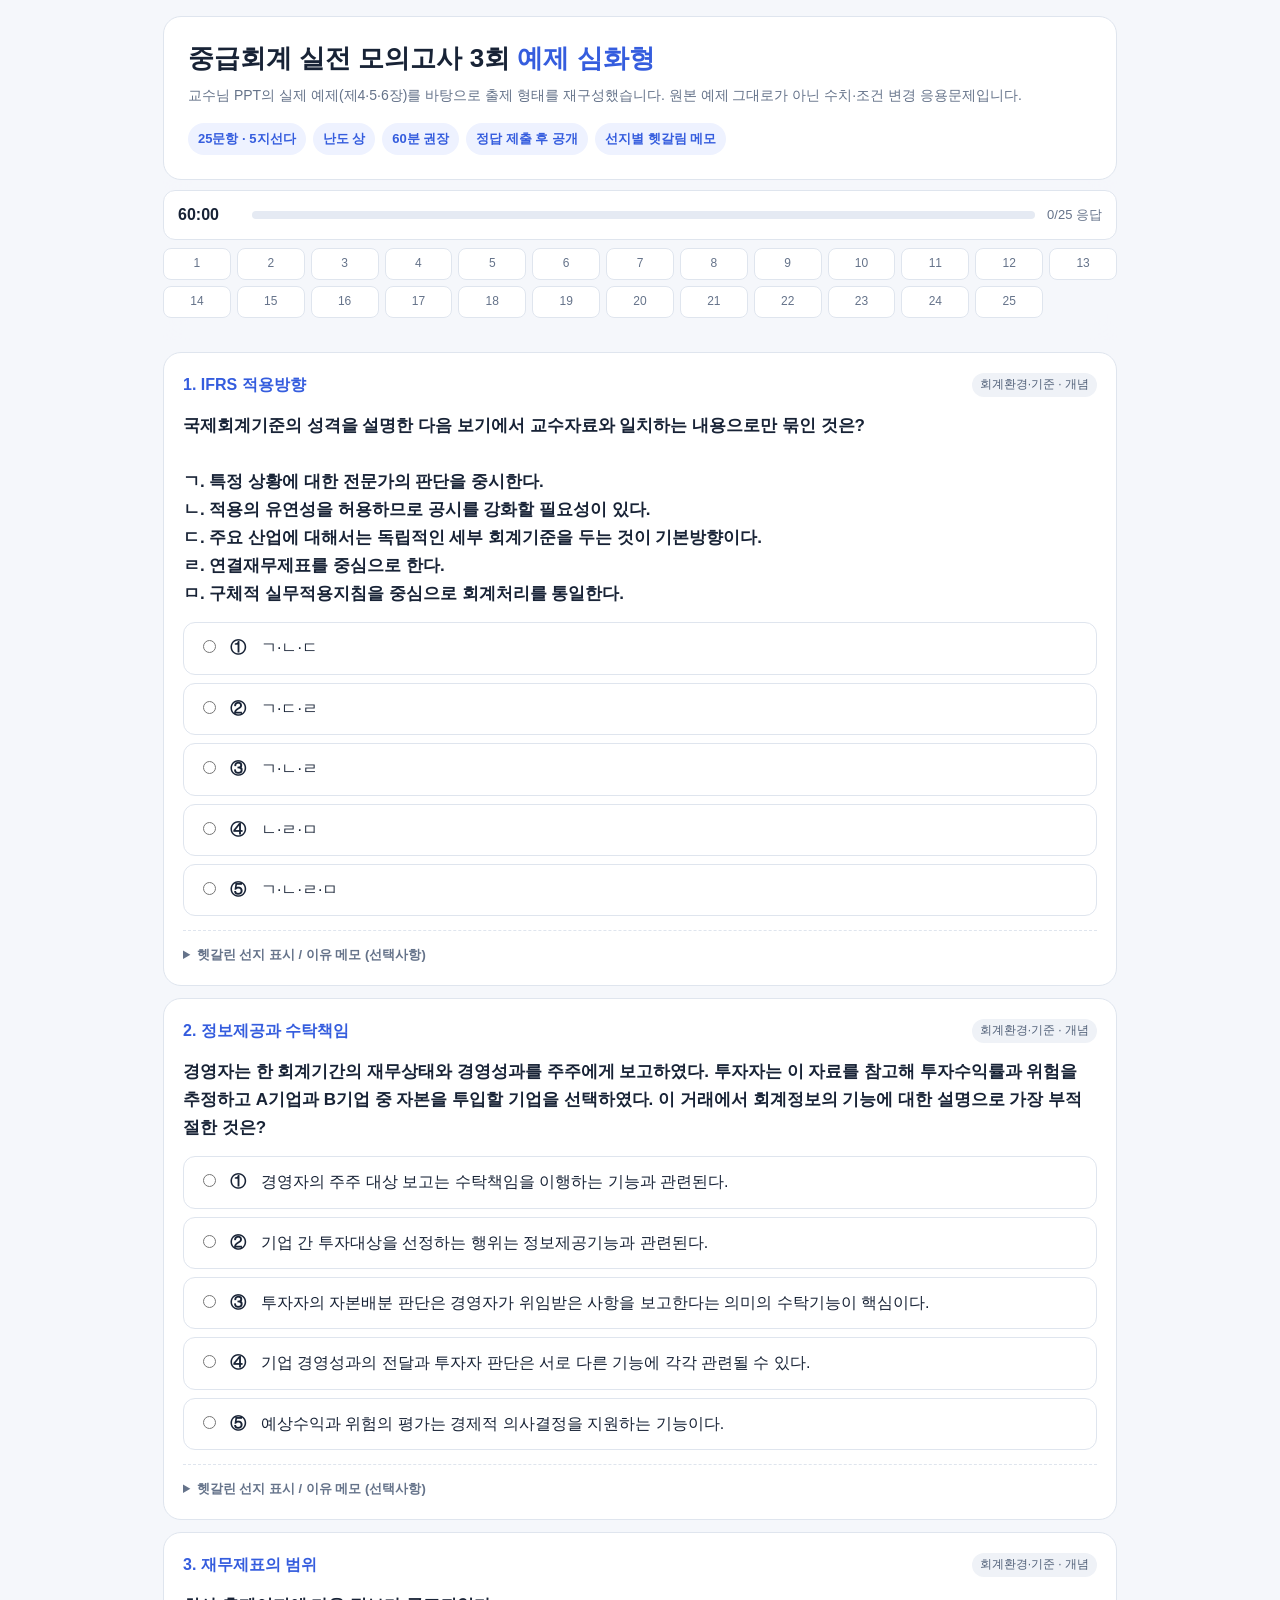
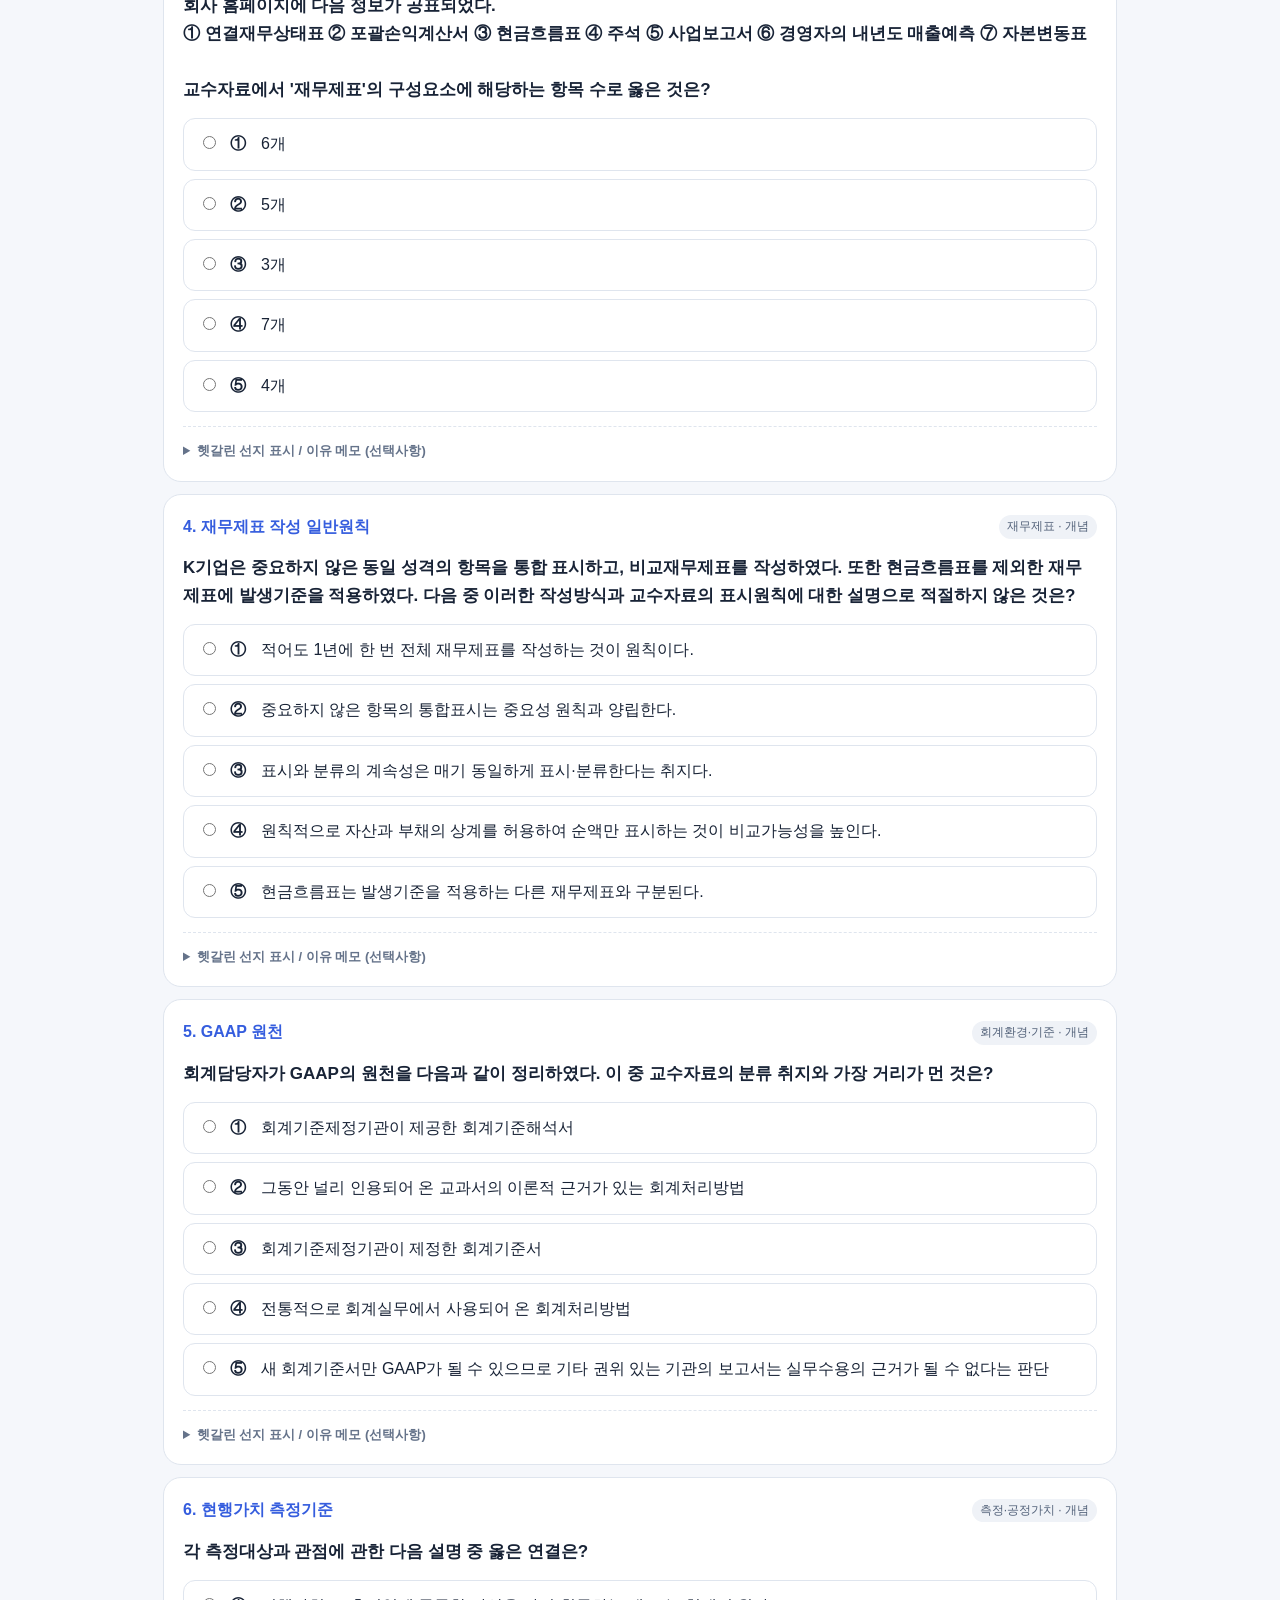
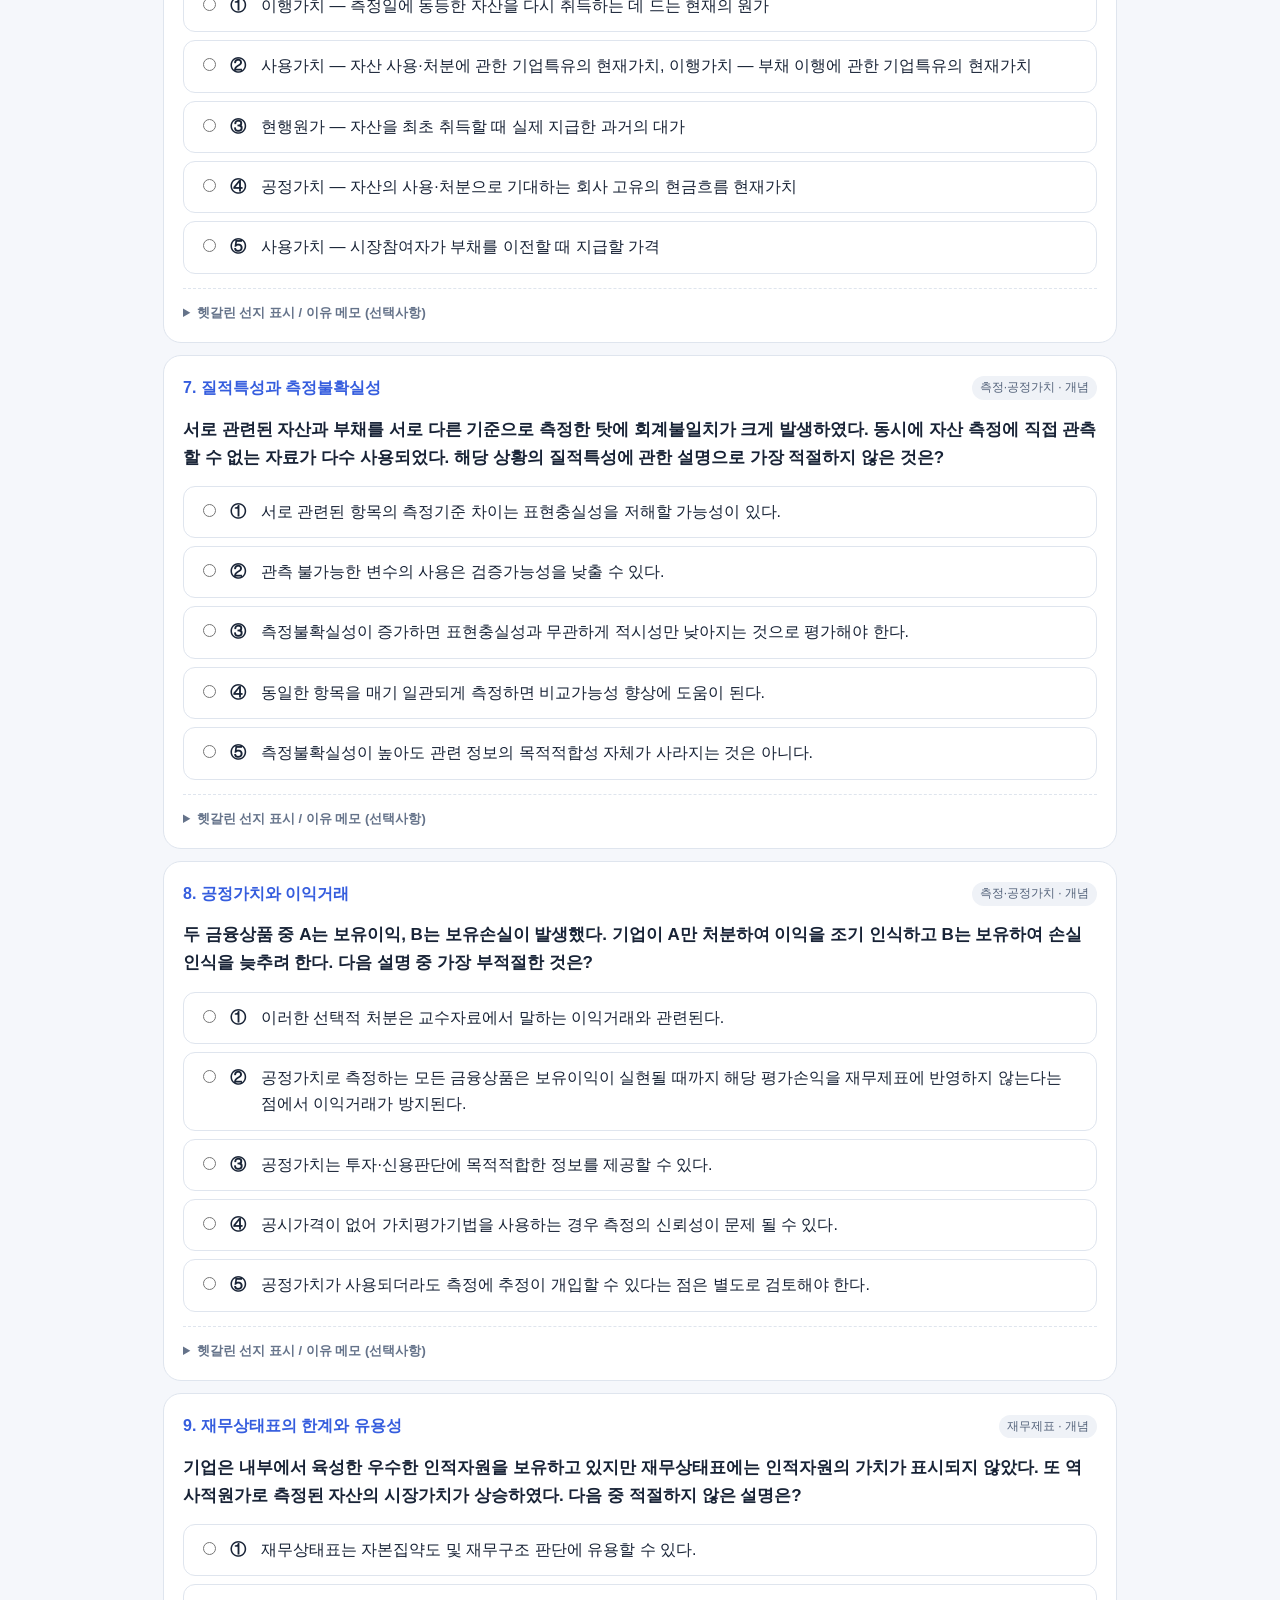
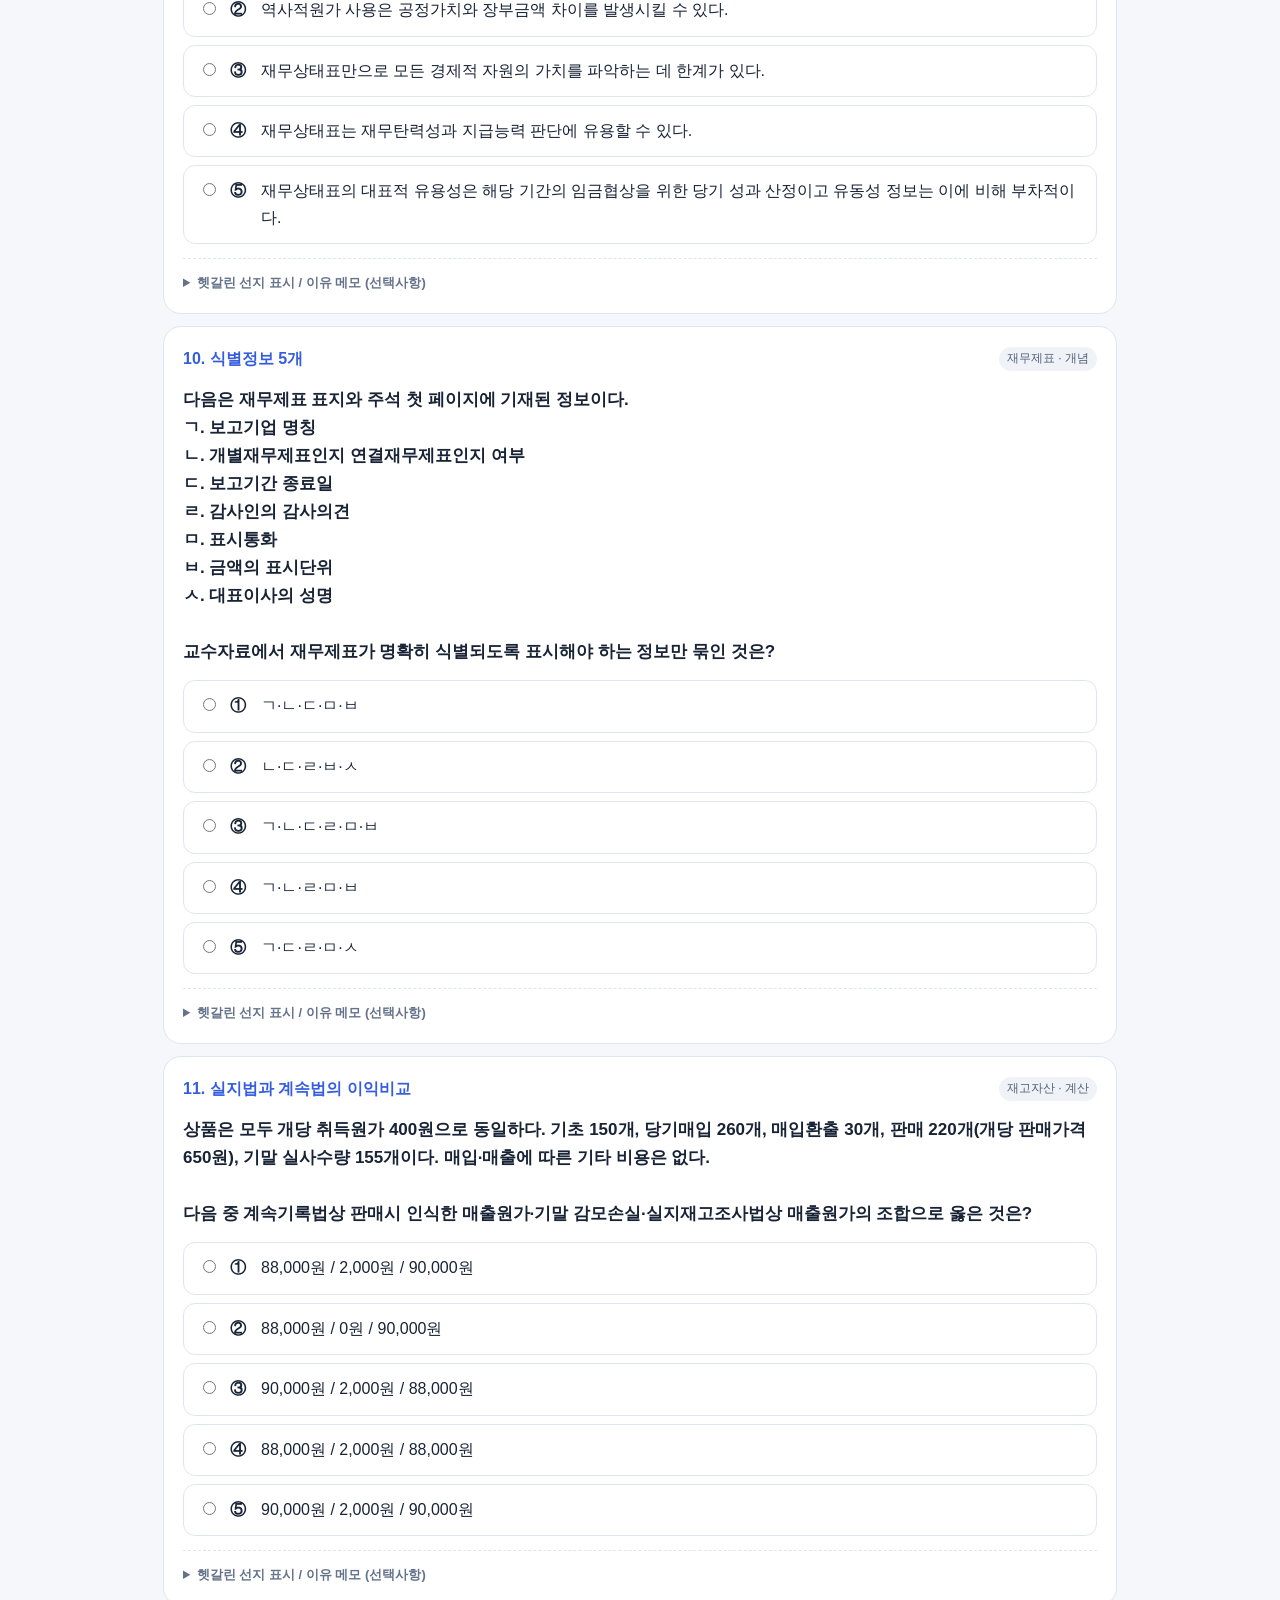
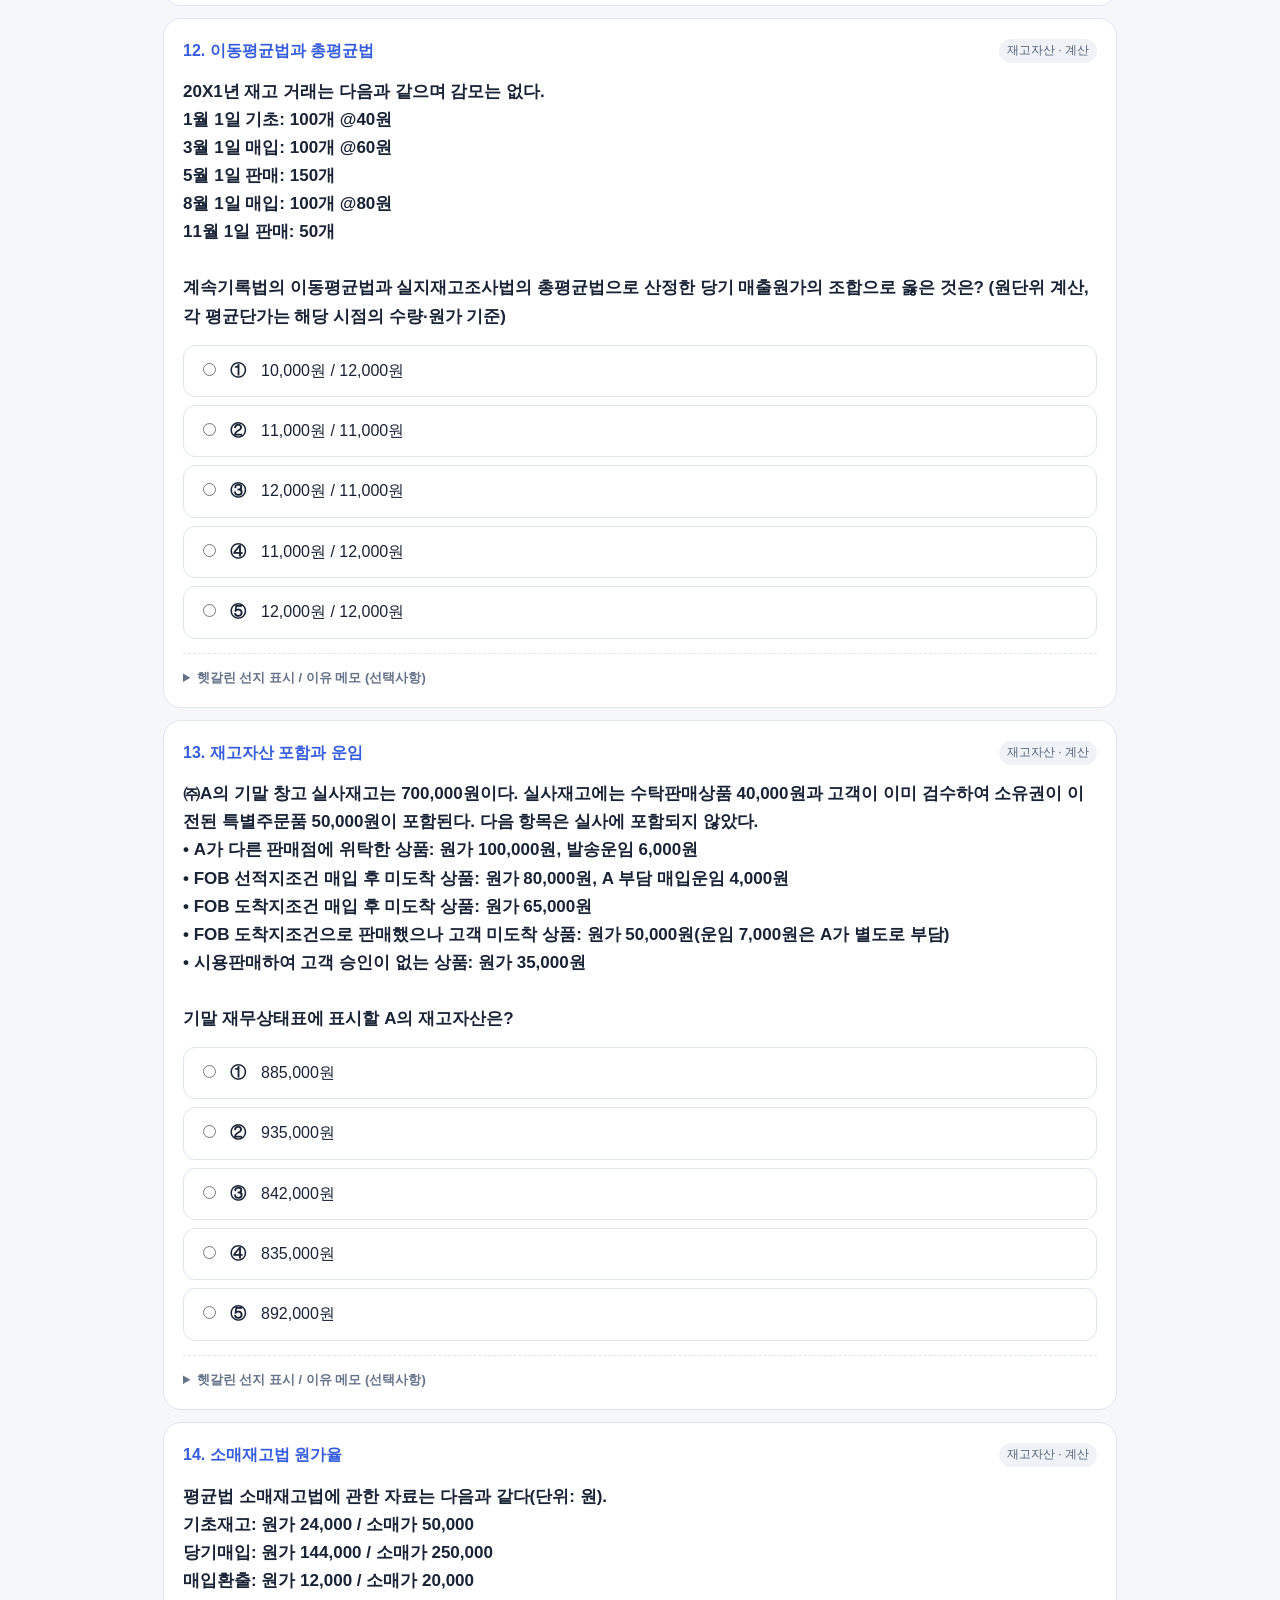
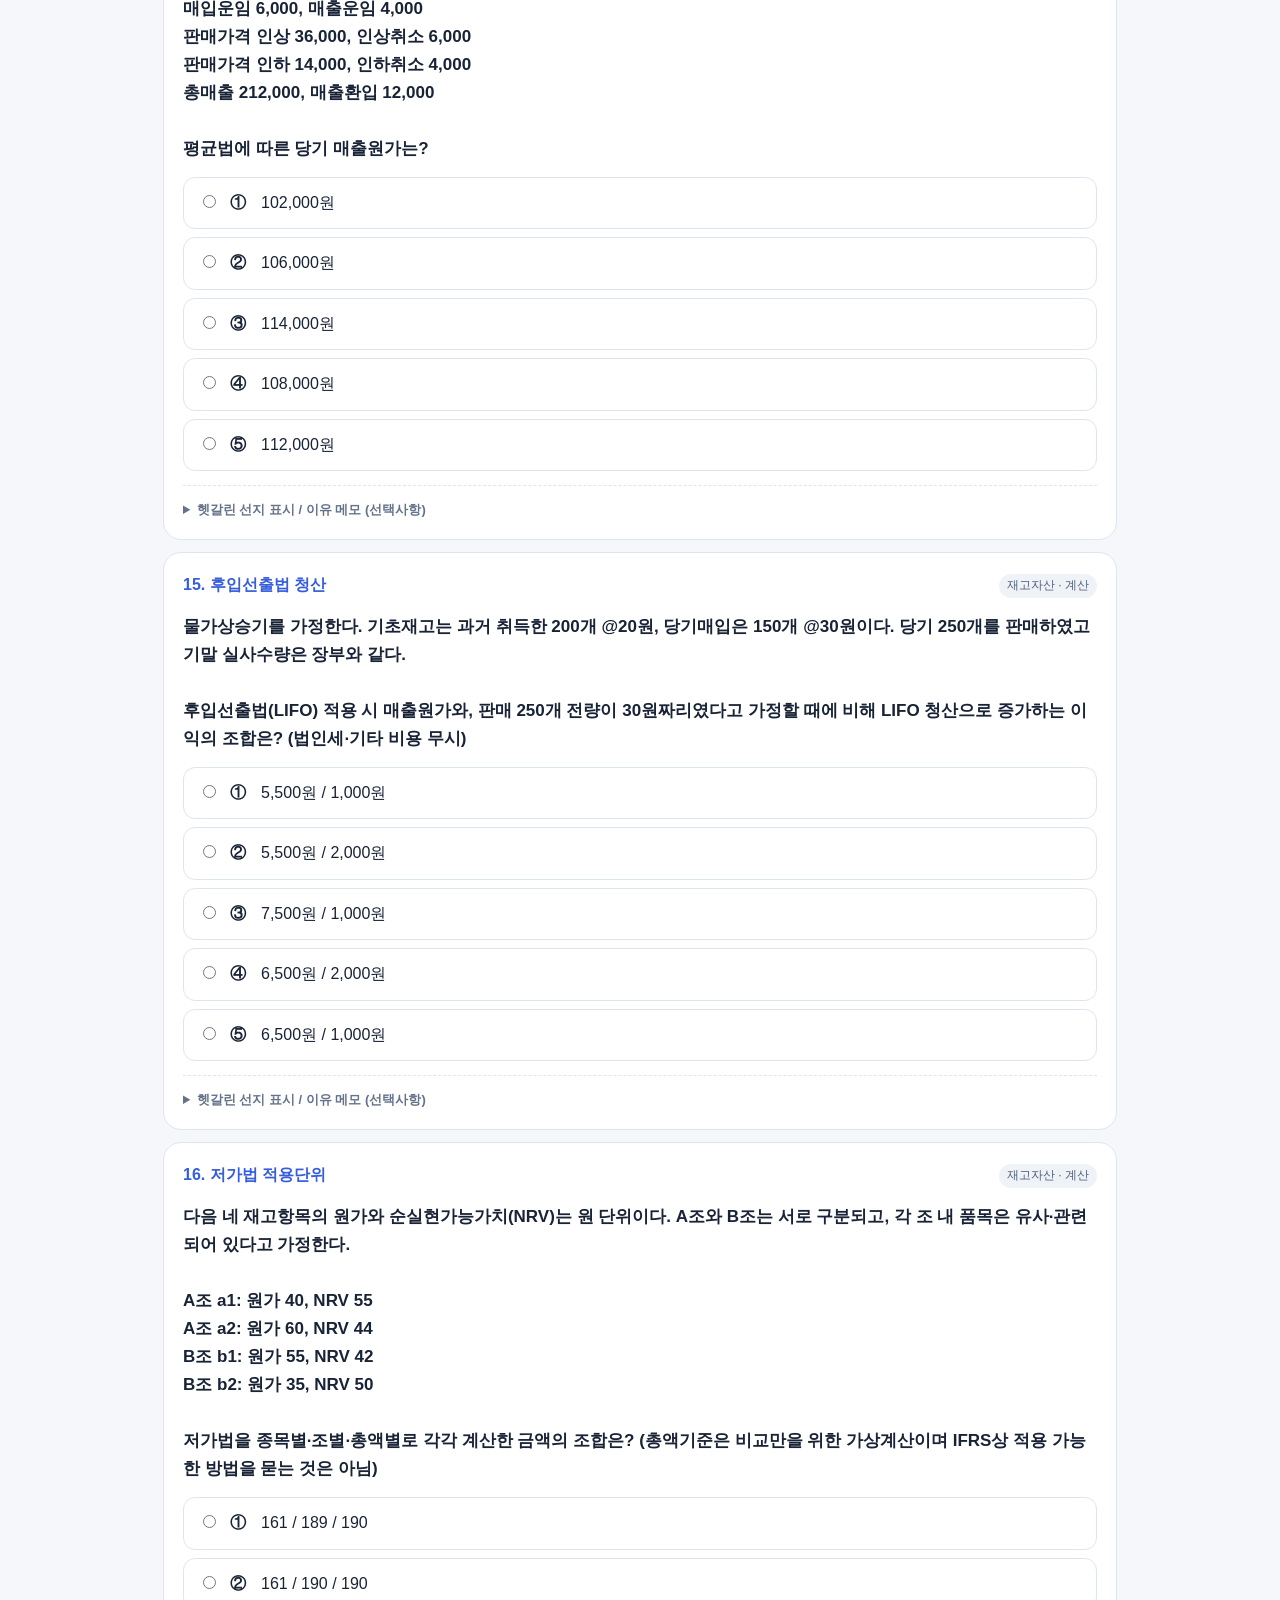
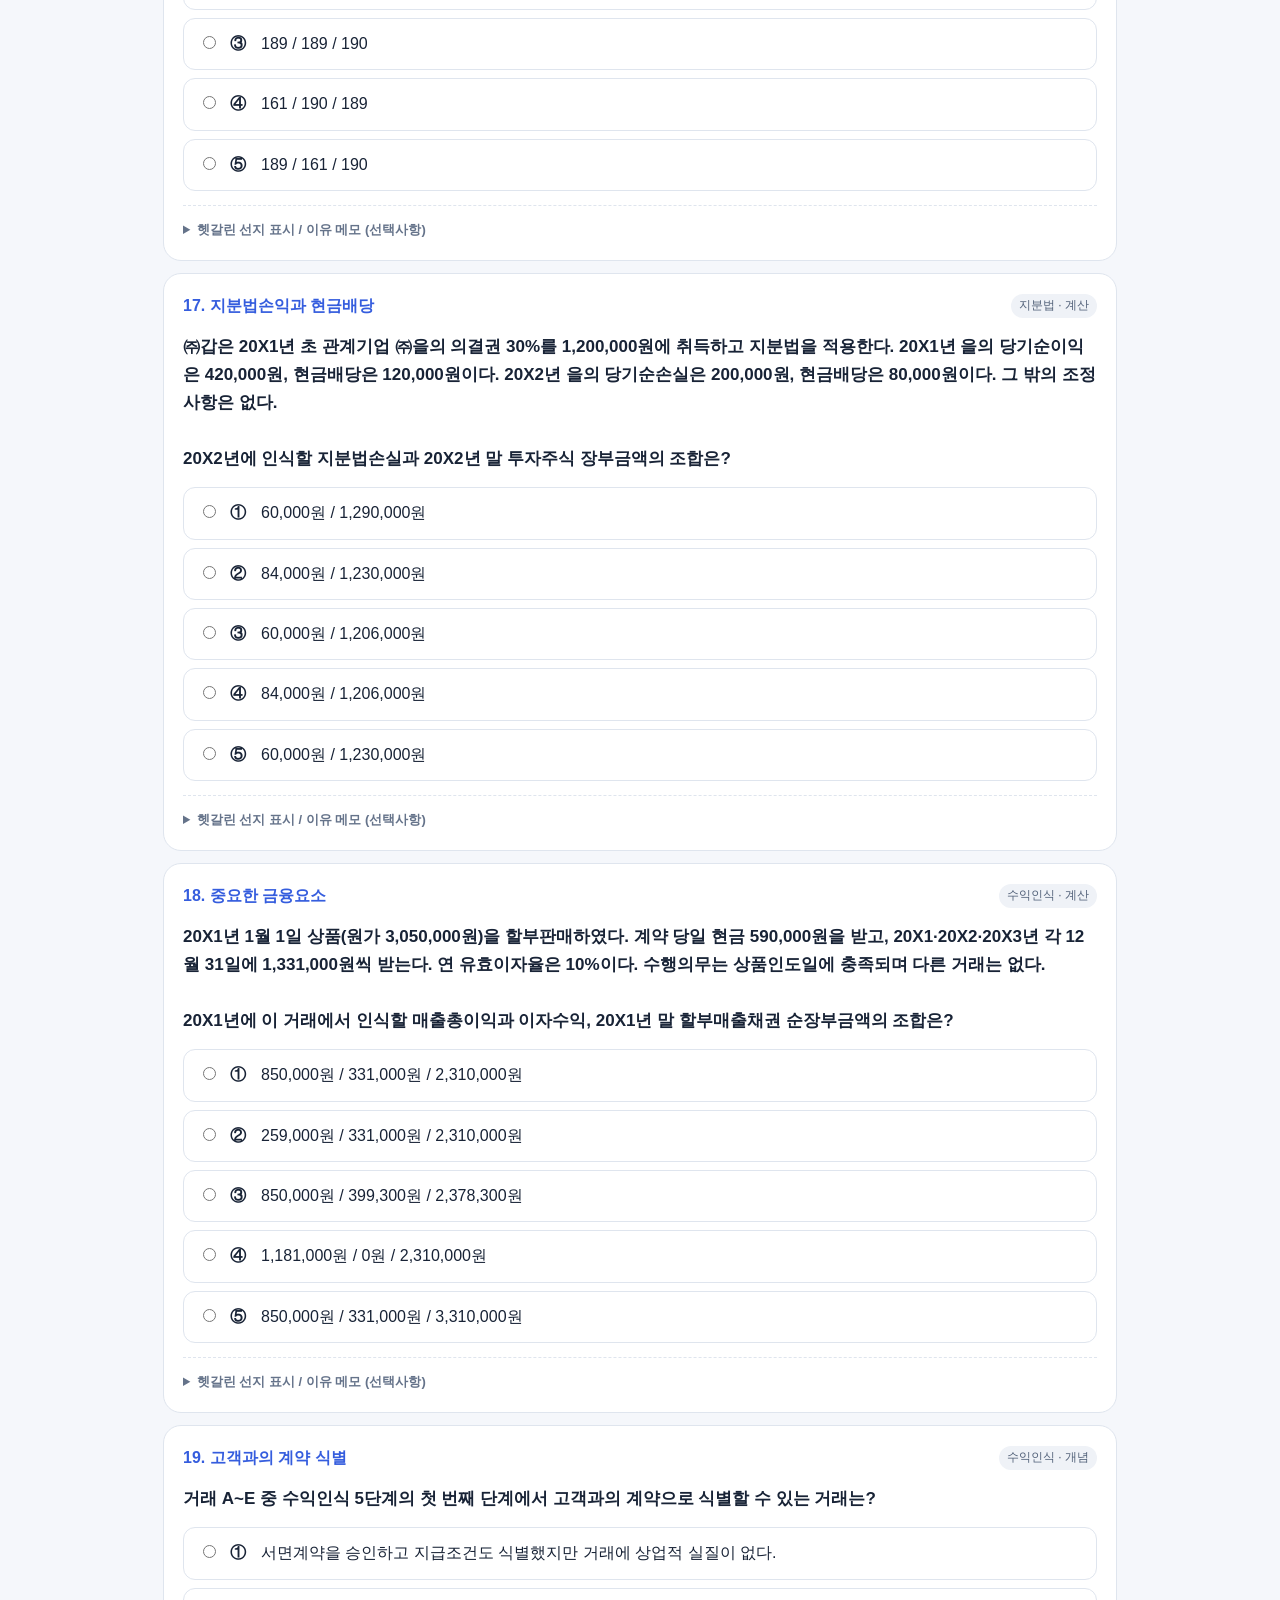
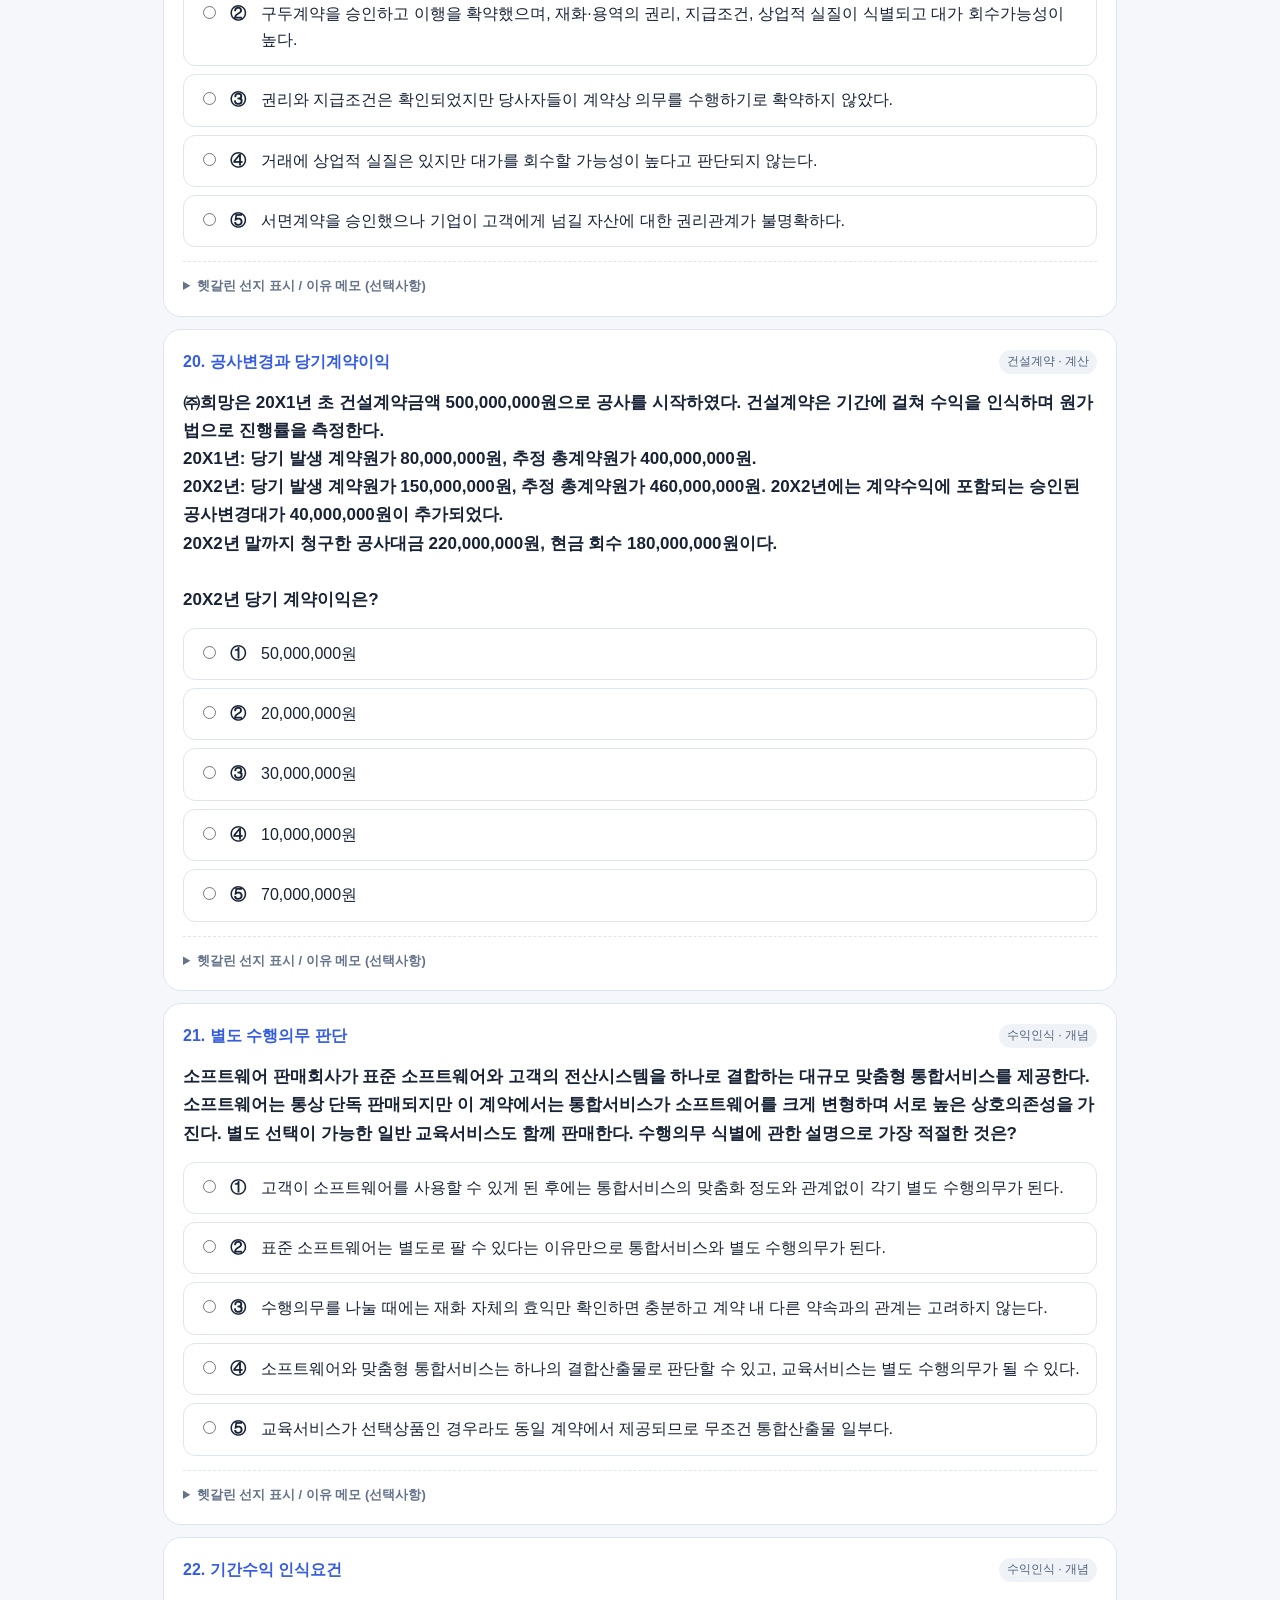
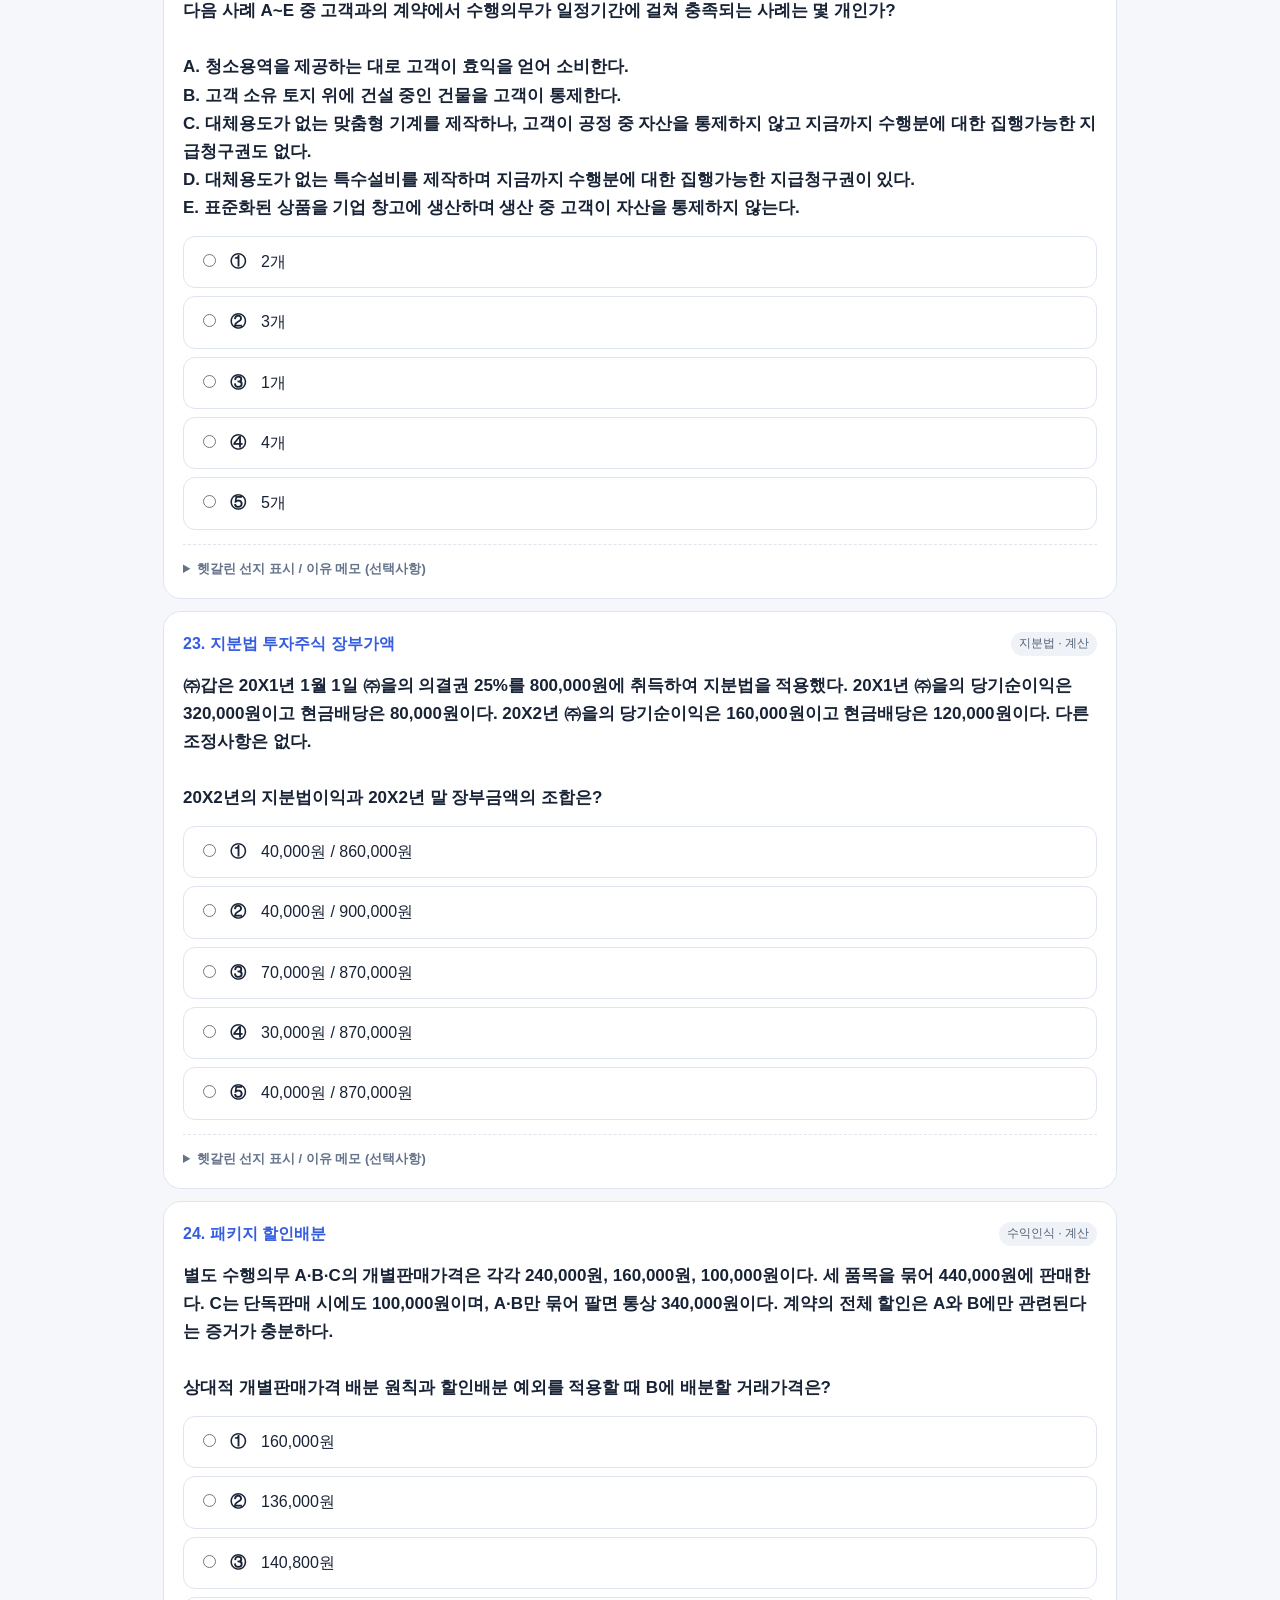
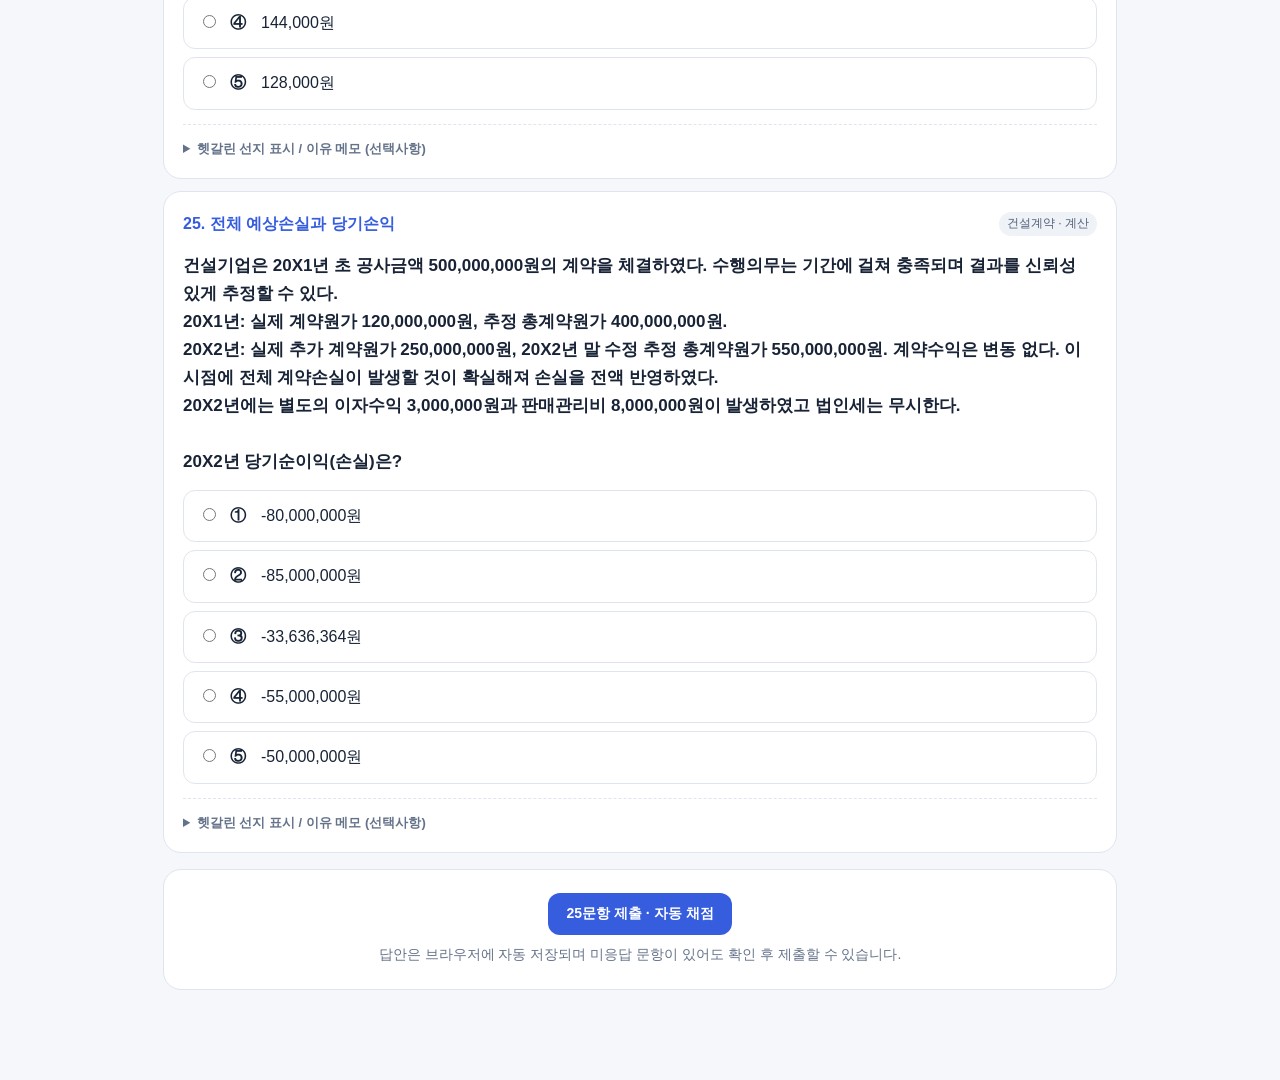
<file: accounting-quiz-set3/index.html>
<!doctype html><html lang="ko"><head><meta charset="utf-8"><meta name="viewport" content="width=device-width,initial-scale=1,viewport-fit=cover"><meta name="color-scheme" content="light dark"><title>중급회계 3회 실전 모의고사 · 예제 심화형</title><style>
:root{--bg:#f5f7fb;--card:#fff;--ink:#182336;--muted:#65738a;--edge:#dfe5ee;--blue:#355dde;--bluebg:#eef2ff;--green:#067647;--greenbg:#e8f9ee;--red:#b42318;--redbg:#fff0ef;--gold:#975a12;--goldbg:#fff6e6}*{box-sizing:border-box}html{scroll-behavior:smooth}body{margin:0;background:var(--bg);color:var(--ink);font-family:-apple-system,BlinkMacSystemFont,"Apple SD Gothic Neo","Noto Sans KR",Arial,sans-serif;line-height:1.65}.wrap{max-width:980px;margin:auto;padding:16px 13px 90px}.hero,.card{background:var(--card);border:1px solid var(--edge);border-radius:18px}.hero{padding:24px}.hero h1{font-size:26px;margin:0 0 8px;line-height:1.35}.sub,.tiny{color:var(--muted)}.sub{margin:0;font-size:14px}.chips{display:flex;flex-wrap:wrap;gap:7px;margin:16px 0 0}.chip{background:var(--bluebg);border-radius:999px;font-size:13px;color:var(--blue);padding:5px 10px;font-weight:750}.sticky{position:sticky;top:0;z-index:30;padding:10px 0;background:color-mix(in srgb,var(--bg) 90%,transparent);backdrop-filter:blur(12px)}.progressbox{display:flex;gap:12px;align-items:center;border:1px solid var(--edge);border-radius:12px;padding:11px 14px;background:var(--card)}.timer{font-weight:900;font-variant-numeric:tabular-nums;min-width:62px}.track{height:8px;border-radius:99px;background:#e5eaf3;flex:1;overflow:hidden}.fill{height:100%;background:var(--blue);width:0}.answered{font-size:13px;white-space:nowrap;color:var(--muted)}.jump{display:grid;grid-template-columns:repeat(13,minmax(0,1fr));gap:6px;padding:8px 0 12px}.jump a{font-size:12px;text-align:center;text-decoration:none;color:var(--muted);background:var(--card);border:1px solid var(--edge);border-radius:8px;padding:5px}.jump a.done{background:var(--bluebg);color:var(--blue);border-color:#aabcf9}.question{padding:19px;margin:12px 0}.qtitle{display:flex;align-items:center;justify-content:space-between;gap:8px}.qnum{font-weight:900;color:var(--blue)}.kind{border-radius:99px;padding:2px 8px;background:#eff2f7;color:#526179;font-size:12px}.stem{font-size:17px;font-weight:740;white-space:pre-line;margin:14px 0}.option{display:flex;gap:11px;align-items:flex-start;padding:12px 14px;border:1px solid var(--edge);border-radius:12px;margin:8px 0;cursor:pointer}.option:has(input:checked){border-color:var(--blue);background:var(--bluebg)}.option input{margin-top:5px;accent-color:var(--blue)}.no{font-weight:900;min-width:20px}.extras{border-top:1px dashed var(--edge);margin-top:14px;padding-top:13px}.extras details summary{cursor:pointer;color:var(--muted);font-size:13px;font-weight:750}.extras p{font-size:12px;color:var(--muted);margin:7px 0}.doubts{display:flex;gap:7px;flex-wrap:wrap}.doubts label{border:1px solid var(--edge);border-radius:8px;padding:5px 10px;font-size:13px;cursor:pointer}.doubts label:has(input:checked){background:var(--goldbg);border-color:#f9b650;color:var(--gold)}textarea{display:block;width:100%;border:1px solid var(--edge);border-radius:10px;background:var(--card);color:var(--ink);padding:10px;resize:vertical;font-family:inherit;margin-top:9px;min-height:55px}.actions{padding:23px;text-align:center;margin-top:16px}.btn{border:0;border-radius:12px;padding:12px 18px;font-size:14px;font-weight:850;cursor:pointer}.primary{background:var(--blue);color:white}.secondary{background:var(--card);color:var(--ink);border:1px solid var(--edge)}.hidden{display:none!important}#result{display:none}.resultcard,.reviewcard{padding:22px;margin-top:13px}.score{font-size:52px;line-height:1.2;font-weight:950}.metrics{display:grid;grid-template-columns:repeat(2,minmax(0,1fr));gap:10px;margin-top:16px}.metric{border:1px solid var(--edge);border-radius:12px;padding:12px}.mtop{display:flex;justify-content:space-between;font-weight:800;font-size:14px}.bar{height:8px;background:#e6eaf2;border-radius:99px;overflow:hidden;margin-top:9px}.bar span{display:block;height:100%;background:var(--blue)}.vital{border-left:4px solid #dc8a19;background:var(--goldbg);padding:12px;border-radius:10px;margin:9px 0}.rline{padding:13px 14px;border:1px solid var(--edge);border-radius:12px;margin:11px 0}.rline.wrong{background:var(--redbg);border-color:#f4b5b0}.rline.right{background:var(--greenbg);border-color:#abe0bd}.rtitle{font-weight:900}.details{font-size:14px}.source{font-size:12px;color:var(--muted);margin-top:6px}.rline b{font-weight:850}.topactions{display:flex;flex-wrap:wrap;gap:8px;margin-top:15px}#copyStatus{font-size:13px;color:var(--muted)}@media(max-width:650px){.hero h1{font-size:21px}.jump{grid-template-columns:repeat(9,minmax(0,1fr))}.metrics{grid-template-columns:1fr}.question{padding:15px}.stem{font-size:16px}.answered{display:none}}
@media(prefers-color-scheme:dark){:root{--bg:#0e131b;--card:#171f2b;--ink:#edf2fb;--muted:#a2aec1;--edge:#2d394b;--blue:#89a3ff;--bluebg:#203252;--greenbg:#14342a;--redbg:#391f24;--goldbg:#332611}.kind{background:#283348;color:#b8c4d7}.track,.bar{background:#2b3544}}
</style></head><body><div class="wrap"><header class="hero"><h1>중급회계 실전 모의고사 3회 <span style="color:var(--blue)">예제 심화형</span></h1><p class="sub">교수님 PPT의 실제 예제(제4·5·6장)를 바탕으로 출제 형태를 재구성했습니다. 원본 예제 그대로가 아닌 수치·조건 변경 응용문제입니다.</p><div class="chips"><span class="chip">25문항 · 5지선다</span><span class="chip">난도 상</span><span class="chip">60분 권장</span><span class="chip">정답 제출 후 공개</span><span class="chip">선지별 헷갈림 메모</span></div></header><div class="sticky"><div class="progressbox"><span class="timer" id="timer">60:00</span><div class="track"><div class="fill" id="fill"></div></div><span id="answered" class="answered">0/25</span></div><nav id="jump" class="jump"></nav></div><main id="questions"></main><section class="card actions" id="submitSection"><button type="button" class="btn primary" id="submitBtn">25문항 제출 · 자동 채점</button><p class="sub" style="margin-top:8px">답안은 브라우저에 자동 저장되며 미응답 문항이 있어도 확인 후 제출할 수 있습니다.</p></section><section id="result"><div class="card resultcard"><h2>시험 결과</h2><div class="score"><span id="points">0</span><small style="font-size:20px"> / 100</small></div><p class="sub" id="overall"></p><div class="metrics" id="metrics"></div><div class="topactions"><button class="btn secondary" type="button" id="toggleFocus">오답·헷갈린 선지만 보기</button><button class="btn secondary" type="button" id="copyReport">진단 결과 복사하기</button><button class="btn secondary" type="button" id="reset">새로 풀기</button><span id="copyStatus"></span></div></div><div class="card reviewcard"><h2>우선 복습 개념</h2><div id="weak"></div></div><div class="card reviewcard"><h2>문항·선지별 상세 해설</h2><div id="reviews"></div></div></section></div><script>
const QS=[{"id": 1, "area": "회계환경·기준", "concept": "IFRS 적용방향", "stem": "국제회계기준의 성격을 설명한 다음 보기에서 교수자료와 일치하는 내용으로만 묶인 것은?\n\nㄱ. 특정 상황에 대한 전문가의 판단을 중시한다.\nㄴ. 적용의 유연성을 허용하므로 공시를 강화할 필요성이 있다.\nㄷ. 주요 산업에 대해서는 독립적인 세부 회계기준을 두는 것이 기본방향이다.\nㄹ. 연결재무제표를 중심으로 한다.\nㅁ. 구체적 실무적용지침을 중심으로 회계처리를 통일한다.", "options": ["ㄱ·ㄴ·ㄷ", "ㄱ·ㄷ·ㄹ", "ㄱ·ㄴ·ㄹ", "ㄴ·ㄹ·ㅁ", "ㄱ·ㄴ·ㄹ·ㅁ"], "answer": 2, "explain": "ㄱ·ㄴ·ㄹ은 교수자료의 특징이다. ㄷ(산업별 세부기준)과 ㅁ(구체적 실무지침 중심)은 원칙주의 방향과 맞지 않는다.", "source": "제1장 24쪽 「국제회계기준의 특징」", "kind": "개념"}, {"id": 2, "area": "회계환경·기준", "concept": "정보제공과 수탁책임", "stem": "경영자는 한 회계기간의 재무상태와 경영성과를 주주에게 보고하였다. 투자자는 이 자료를 참고해 투자수익률과 위험을 추정하고 A기업과 B기업 중 자본을 투입할 기업을 선택하였다. 이 거래에서 회계정보의 기능에 대한 설명으로 가장 부적절한 것은?", "options": ["경영자의 주주 대상 보고는 수탁책임을 이행하는 기능과 관련된다.", "기업 간 투자대상을 선정하는 행위는 정보제공기능과 관련된다.", "예상수익과 위험의 평가는 경제적 의사결정을 지원하는 기능이다.", "기업 경영성과의 전달과 투자자 판단은 서로 다른 기능에 각각 관련될 수 있다.", "투자자의 자본배분 판단은 경영자가 위임받은 사항을 보고한다는 의미의 수탁기능이 핵심이다."], "answer": 4, "explain": "수탁기능은 경영자가 위임받은 사항을 주주에게 보고하는 측면이다. 투자자의 수익·위험 평가와 효율적 자원배분은 정보제공기능이다.", "source": "제1장 7쪽 「재무보고의 기능 및 환경」", "kind": "개념"}, {"id": 3, "area": "회계환경·기준", "concept": "재무제표의 범위", "stem": "회사 홈페이지에 다음 정보가 공표되었다.\n① 연결재무상태표 ② 포괄손익계산서 ③ 현금흐름표 ④ 주석 ⑤ 사업보고서 ⑥ 경영자의 내년도 매출예측 ⑦ 자본변동표\n\n교수자료에서 '재무제표'의 구성요소에 해당하는 항목 수로 옳은 것은?", "options": ["3개", "5개", "4개", "6개", "7개"], "answer": 1, "explain": "재무제표는 재무상태표·포괄손익계산서·자본변동표·현금흐름표·주석, 총 5개다. 사업보고서와 경영자의 예측은 넓은 의미의 재무보고 수단이다.", "source": "제1장 6쪽 「재무보고와 재무제표」", "kind": "개념"}, {"id": 4, "area": "재무제표", "concept": "재무제표 작성 일반원칙", "stem": "K기업은 중요하지 않은 동일 성격의 항목을 통합 표시하고, 비교재무제표를 작성하였다. 또한 현금흐름표를 제외한 재무제표에 발생기준을 적용하였다. 다음 중 이러한 작성방식과 교수자료의 표시원칙에 대한 설명으로 적절하지 않은 것은?", "options": ["원칙적으로 자산과 부채의 상계를 허용하여 순액만 표시하는 것이 비교가능성을 높인다.", "중요하지 않은 항목의 통합표시는 중요성 원칙과 양립한다.", "적어도 1년에 한 번 전체 재무제표를 작성하는 것이 원칙이다.", "현금흐름표는 발생기준을 적용하는 다른 재무제표와 구분된다.", "표시와 분류의 계속성은 매기 동일하게 표시·분류한다는 취지다."], "answer": 0, "explain": "상계금지 원칙상 자산과 부채, 수익과 비용은 원칙적으로 상계하지 않는다. 나머지는 교수자료의 작성·표시 원칙과 일치한다.", "source": "제3장 5쪽 「재무제표 작성과 표시」", "kind": "개념"}, {"id": 5, "area": "회계환경·기준", "concept": "GAAP 원천", "stem": "회계담당자가 GAAP의 원천을 다음과 같이 정리하였다. 이 중 교수자료의 분류 취지와 가장 거리가 먼 것은?", "options": ["회계기준제정기관이 제정한 회계기준서", "회계기준제정기관이 제공한 회계기준해석서", "전통적으로 회계실무에서 사용되어 온 회계처리방법", "그동안 널리 인용되어 온 교과서의 이론적 근거가 있는 회계처리방법", "새 회계기준서만 GAAP가 될 수 있으므로 기타 권위 있는 기관의 보고서는 실무수용의 근거가 될 수 없다는 판단"], "answer": 4, "explain": "교수자료의 GAAP는 기준서·해석서뿐 아니라 실무에서 수용된 전통적 방법, 이론적 뒷받침, 기타 권위 있는 기관 보고서 등을 포함한다.", "source": "제1장 11쪽 「일반적으로 인정된 회계원칙」", "kind": "개념"}, {"id": 6, "area": "측정·공정가치", "concept": "현행가치 측정기준", "stem": "각 측정대상과 관점에 관한 다음 설명 중 옳은 연결은?", "options": ["공정가치 — 자산의 사용·처분으로 기대하는 회사 고유의 현금흐름 현재가치", "사용가치 — 시장참여자가 부채를 이전할 때 지급할 가격", "사용가치 — 자산 사용·처분에 관한 기업특유의 현재가치, 이행가치 — 부채 이행에 관한 기업특유의 현재가치", "이행가치 — 측정일에 동등한 자산을 다시 취득하는 데 드는 현재의 원가", "현행원가 — 자산을 최초 취득할 때 실제 지급한 과거의 대가"], "answer": 2, "explain": "사용가치는 자산, 이행가치는 부채에 대한 기업특유 측정치다. 공정가치는 시장참여자 관점, 현행원가는 측정일 현재의 원가다.", "source": "제4장 14쪽 「현행가치」", "kind": "개념"}, {"id": 7, "area": "측정·공정가치", "concept": "질적특성과 측정불확실성", "stem": "서로 관련된 자산과 부채를 서로 다른 기준으로 측정한 탓에 회계불일치가 크게 발생하였다. 동시에 자산 측정에 직접 관측할 수 없는 자료가 다수 사용되었다. 해당 상황의 질적특성에 관한 설명으로 가장 적절하지 않은 것은?", "options": ["서로 관련된 항목의 측정기준 차이는 표현충실성을 저해할 가능성이 있다.", "관측 불가능한 변수의 사용은 검증가능성을 낮출 수 있다.", "측정불확실성이 높아도 관련 정보의 목적적합성 자체가 사라지는 것은 아니다.", "동일한 항목을 매기 일관되게 측정하면 비교가능성 향상에 도움이 된다.", "측정불확실성이 증가하면 표현충실성과 무관하게 적시성만 낮아지는 것으로 평가해야 한다."], "answer": 4, "explain": "측정불확실성이 매우 높으면 표현충실성이 저해될 수 있다. 관측가능성과 검증가능성, 관련 자산·부채 측정의 일관성도 따로 판단해야 한다.", "source": "제4장 18~21쪽 「측정기준의 선택과 질적특성」", "kind": "개념"}, {"id": 8, "area": "측정·공정가치", "concept": "공정가치와 이익거래", "stem": "두 금융상품 중 A는 보유이익, B는 보유손실이 발생했다. 기업이 A만 처분하여 이익을 조기 인식하고 B는 보유하여 손실 인식을 늦추려 한다. 다음 설명 중 가장 부적절한 것은?", "options": ["이러한 선택적 처분은 교수자료에서 말하는 이익거래와 관련된다.", "공정가치로 측정하는 모든 금융상품은 보유이익이 실현될 때까지 해당 평가손익을 재무제표에 반영하지 않는다는 점에서 이익거래가 방지된다.", "공정가치는 투자·신용판단에 목적적합한 정보를 제공할 수 있다.", "공시가격이 없어 가치평가기법을 사용하는 경우 측정의 신뢰성이 문제 될 수 있다.", "공정가치가 사용되더라도 측정에 추정이 개입할 수 있다는 점은 별도로 검토해야 한다."], "answer": 1, "explain": "공정가치 측정은 보유가치 변동을 측정치에 반영한다. 모든 금융상품을 공정가치로 평가하면 보유이익 상품만 선택적으로 처분해 이익을 조기 인식하는 이익거래 기회가 줄어든다는 것이 교수자료의 취지다.", "source": "제4장 29쪽 「공정가치의 유용성」", "kind": "개념"}, {"id": 9, "area": "재무제표", "concept": "재무상태표의 한계와 유용성", "stem": "기업은 내부에서 육성한 우수한 인적자원을 보유하고 있지만 재무상태표에는 인적자원의 가치가 표시되지 않았다. 또 역사적원가로 측정된 자산의 시장가치가 상승하였다. 다음 중 적절하지 않은 설명은?", "options": ["재무상태표만으로 모든 경제적 자원의 가치를 파악하는 데 한계가 있다.", "역사적원가 사용은 공정가치와 장부금액 차이를 발생시킬 수 있다.", "재무상태표는 자본집약도 및 재무구조 판단에 유용할 수 있다.", "재무상태표의 대표적 유용성은 해당 기간의 임금협상을 위한 당기 성과 산정이고 유동성 정보는 이에 비해 부차적이다.", "재무상태표는 재무탄력성과 지급능력 판단에 유용할 수 있다."], "answer": 3, "explain": "재무상태표의 대표적인 유용성은 경제적 자원, 재무구조, 유동성, 재무탄력성이다. 임금협상 기초자료는 교수자료에서 손익계산서의 유용성으로 소개된다.", "source": "제3장 8쪽·14쪽 「재무제표의 유용성과 한계」", "kind": "개념"}, {"id": 10, "area": "재무제표", "concept": "식별정보 5개", "stem": "다음은 재무제표 표지와 주석 첫 페이지에 기재된 정보이다.\nㄱ. 보고기업 명칭\nㄴ. 개별재무제표인지 연결재무제표인지 여부\nㄷ. 보고기간 종료일\nㄹ. 감사인의 감사의견\nㅁ. 표시통화\nㅂ. 금액의 표시단위\nㅅ. 대표이사의 성명\n\n교수자료에서 재무제표가 명확히 식별되도록 표시해야 하는 정보만 묶인 것은?", "options": ["ㄱ·ㄴ·ㄷ·ㅁ·ㅂ", "ㄱ·ㄴ·ㄹ·ㅁ·ㅂ", "ㄱ·ㄷ·ㄹ·ㅁ·ㅅ", "ㄴ·ㄷ·ㄹ·ㅂ·ㅅ", "ㄱ·ㄴ·ㄷ·ㄹ·ㅁ·ㅂ"], "answer": 0, "explain": "식별정보 5개: 보고기업 명칭, 개별/연결 여부, 보고기간, 표시통화, 금액단위. 감사의견과 대표이사 이름은 이 목록에 포함되지 않는다.", "source": "제3장 6쪽 「재무제표의 식별」", "kind": "개념"}, {"id": 11, "area": "재고자산", "concept": "실지법과 계속법의 이익비교", "stem": "상품은 모두 개당 취득원가 400원으로 동일하다. 기초 150개, 당기매입 260개, 매입환출 30개, 판매 220개(개당 판매가격 650원), 기말 실사수량 155개이다. 매입·매출에 따른 기타 비용은 없다.\n\n다음 중 계속기록법상 판매시 인식한 매출원가·기말 감모손실·실지재고조사법상 매출원가의 조합으로 옳은 것은?", "options": ["90,000원 / 2,000원 / 88,000원", "88,000원 / 0원 / 90,000원", "88,000원 / 2,000원 / 90,000원", "90,000원 / 2,000원 / 90,000원", "88,000원 / 2,000원 / 88,000원"], "answer": 2, "explain": "판매가능수량=150+260−30=380개, 장부기말=380−220=160개, 실사155개 → 감모5개×400=2,000원. 계속법 판매원가=220×400=88,000원, 실지법 총 COGS=(380−155)×400=90,000원.", "source": "제6장 예제 6-3 「계속기록법과 실지재고조사법」", "kind": "계산"}, {"id": 12, "area": "재고자산", "concept": "이동평균법과 총평균법", "stem": "20X1년 재고 거래는 다음과 같으며 감모는 없다.\n1월 1일 기초: 100개 @40원\n3월 1일 매입: 100개 @60원\n5월 1일 판매: 150개\n8월 1일 매입: 100개 @80원\n11월 1일 판매: 50개\n\n계속기록법의 이동평균법과 실지재고조사법의 총평균법으로 산정한 당기 매출원가의 조합으로 옳은 것은? (원단위 계산, 각 평균단가는 해당 시점의 수량·원가 기준)", "options": ["10,000원 / 12,000원", "11,000원 / 11,000원", "12,000원 / 11,000원", "11,000원 / 12,000원", "12,000원 / 12,000원"], "answer": 3, "explain": "이동평균: 3월 평균50원 → 5월 판매150개 원가7,500원. 8월 남은50개 원가2,500+신규100개 원가8,000=10,500/150개=70원 → 11월 50개 원가3,500원. 총11,000원. 실지 총평균: 판매가능 원가18,000원/300개=60원, 판매200개 COGS12,000원.", "source": "제6장 예제 6-9·6-10 「평균원가법·선입선출법」", "kind": "계산"}, {"id": 13, "area": "재고자산", "concept": "재고자산 포함과 운임", "stem": "㈜A의 기말 창고 실사재고는 700,000원이다. 실사재고에는 수탁판매상품 40,000원과 고객이 이미 검수하여 소유권이 이전된 특별주문품 50,000원이 포함된다. 다음 항목은 실사에 포함되지 않았다.\n• A가 다른 판매점에 위탁한 상품: 원가 100,000원, 발송운임 6,000원\n• FOB 선적지조건 매입 후 미도착 상품: 원가 80,000원, A 부담 매입운임 4,000원\n• FOB 도착지조건 매입 후 미도착 상품: 원가 65,000원\n• FOB 도착지조건으로 판매했으나 고객 미도착 상품: 원가 50,000원(운임 7,000원은 A가 별도로 부담)\n• 시용판매하여 고객 승인이 없는 상품: 원가 35,000원\n\n기말 재무상태표에 표시할 A의 재고자산은?", "options": ["892,000원", "835,000원", "842,000원", "935,000원", "885,000원"], "answer": 4, "explain": "700,000−40,000−50,000+106,000+84,000+50,000+35,000=885,000원. FOB 도착지 매입품65,000원은 아직 판매자 재고, 고객에게 보내는 매출운임7,000원은 재고원가에 가산하지 않는다.", "source": "제6장 예제 6-1 및 6쪽 「미착품·적송품」", "kind": "계산"}, {"id": 14, "area": "재고자산", "concept": "소매재고법 원가율", "stem": "평균법 소매재고법에 관한 자료는 다음과 같다(단위: 원).\n기초재고: 원가 24,000 / 소매가 50,000\n당기매입: 원가 144,000 / 소매가 250,000\n매입환출: 원가 12,000 / 소매가 20,000\n매입운임 6,000, 매출운임 4,000\n판매가격 인상 36,000, 인상취소 6,000\n판매가격 인하 14,000, 인하취소 4,000\n총매출 212,000, 매출환입 12,000\n\n평균법에 따른 당기 매출원가는?", "options": ["108,000원", "102,000원", "112,000원", "114,000원", "106,000원"], "answer": 0, "explain": "판매가능원가=24,000+144,000−12,000+6,000=162,000원. 판매가능소매가=50,000+250,000−20,000+36,000−6,000−14,000+4,000=300,000원, 원가율54%. 순매출=212,000−12,000=200,000원, 기말소매가100,000원, 기말원가54,000원. 매출원가=162,000−54,000=108,000원. 매출운임은 원가율 계산에서도 제외한다.", "source": "제6장 예제 6-17~6-19 「판매가격 변동과 소매재고법」", "kind": "계산"}, {"id": 15, "area": "재고자산", "concept": "후입선출법 청산", "stem": "물가상승기를 가정한다. 기초재고는 과거 취득한 200개 @20원, 당기매입은 150개 @30원이다. 당기 250개를 판매하였고 기말 실사수량은 장부와 같다.\n\n후입선출법(LIFO) 적용 시 매출원가와, 판매 250개 전량이 30원짜리였다고 가정할 때에 비해 LIFO 청산으로 증가하는 이익의 조합은? (법인세·기타 비용 무시)", "options": ["5,500원 / 1,000원", "6,500원 / 1,000원", "6,500원 / 2,000원", "5,500원 / 2,000원", "7,500원 / 1,000원"], "answer": 1, "explain": "LIFO COGS=당기150개×30+과거100개×20=6,500원. 250개 모두 현행원가30원이라면 7,500원이므로 저원가층 청산으로 매출원가가 1,000원 낮아져 이익이 1,000원 높아진다. IFRS는 LIFO 적용을 허용하지 않는다.", "source": "제6장 40~41쪽 「후입선출법의 한계」", "kind": "계산"}, {"id": 16, "area": "재고자산", "concept": "저가법 적용단위", "stem": "다음 네 재고항목의 원가와 순실현가능가치(NRV)는 원 단위이다. A조와 B조는 서로 구분되고, 각 조 내 품목은 유사·관련되어 있다고 가정한다.\n\nA조 a1: 원가 40, NRV 55\nA조 a2: 원가 60, NRV 44\nB조 b1: 원가 55, NRV 42\nB조 b2: 원가 35, NRV 50\n\n저가법을 종목별·조별·총액별로 각각 계산한 금액의 조합은? (총액기준은 비교만을 위한 가상계산이며 IFRS상 적용 가능한 방법을 묻는 것은 아님)", "options": ["161 / 190 / 189", "189 / 161 / 190", "161 / 190 / 190", "161 / 189 / 190", "189 / 189 / 190"], "answer": 3, "explain": "종목별=min(40,55)+min(60,44)+min(55,42)+min(35,50)=40+44+42+35=161. 조별=min(100,99)+min(90,92)=99+90=189. 총액별=min(190,191)=190. 교수자료: 종목별 원칙, 조별 유사·관련 재고 허용, 총액기준 불허.", "source": "제6장 예제 6-13 「재고자산평가—저가법」", "kind": "계산"}, {"id": 17, "area": "지분법", "concept": "지분법손익과 현금배당", "stem": "㈜갑은 20X1년 초 관계기업 ㈜을의 의결권 30%를 1,200,000원에 취득하고 지분법을 적용한다. 20X1년 을의 당기순이익은 420,000원, 현금배당은 120,000원이다. 20X2년 을의 당기순손실은 200,000원, 현금배당은 80,000원이다. 그 밖의 조정사항은 없다.\n\n20X2년에 인식할 지분법손실과 20X2년 말 투자주식 장부금액의 조합은?", "options": ["60,000원 / 1,230,000원", "84,000원 / 1,206,000원", "60,000원 / 1,206,000원", "84,000원 / 1,230,000원", "60,000원 / 1,290,000원"], "answer": 2, "explain": "20X1년 말 장부금액=1,200,000+126,000−36,000=1,290,000원. 20X2년 지분법손실=200,000×30%=60,000원, 배당회수=80,000×30%=24,000원. 기말=1,290,000−60,000−24,000=1,206,000원. 배당은 지분법손익이 아니다.", "source": "제5장 48~49쪽 「지분법이익」", "kind": "계산"}, {"id": 18, "area": "수익인식", "concept": "중요한 금융요소", "stem": "20X1년 1월 1일 상품(원가 3,050,000원)을 할부판매하였다. 계약 당일 현금 590,000원을 받고, 20X1·20X2·20X3년 각 12월 31일에 1,331,000원씩 받는다. 연 유효이자율은 10%이다. 수행의무는 상품인도일에 충족되며 다른 거래는 없다.\n\n20X1년에 이 거래에서 인식할 매출총이익과 이자수익, 20X1년 말 할부매출채권 순장부금액의 조합은?", "options": ["850,000원 / 399,300원 / 2,378,300원", "1,181,000원 / 0원 / 2,310,000원", "850,000원 / 331,000원 / 3,310,000원", "259,000원 / 331,000원 / 2,310,000원", "850,000원 / 331,000원 / 2,310,000원"], "answer": 4, "explain": "미래대금 PV=1,210,000+1,100,000+1,000,000=3,310,000원. 판매수익=590,000+3,310,000=3,900,000원, GP=850,000원. 20X1 이자=3,310,000×10%=331,000원. 기말 채권 순액=3,310,000+331,000−1,331,000=2,310,000원.", "source": "제5장 예제 5-10 「금융요소가 중요한 복합거래」", "kind": "계산"}, {"id": 19, "area": "수익인식", "concept": "고객과의 계약 식별", "stem": "거래 A~E 중 수익인식 5단계의 첫 번째 단계에서 고객과의 계약으로 식별할 수 있는 거래는?", "options": ["구두계약을 승인하고 이행을 확약했으며, 재화·용역의 권리, 지급조건, 상업적 실질이 식별되고 대가 회수가능성이 높다.", "서면계약을 승인하고 지급조건도 식별했지만 거래에 상업적 실질이 없다.", "서면계약을 승인했으나 기업이 고객에게 넘길 자산에 대한 권리관계가 불명확하다.", "거래에 상업적 실질은 있지만 대가를 회수할 가능성이 높다고 판단되지 않는다.", "권리와 지급조건은 확인되었지만 당사자들이 계약상 의무를 수행하기로 확약하지 않았다."], "answer": 0, "explain": "고객과의 계약 식별은 ① 승인·확약 ② 권리 식별 ③ 지급조건 식별 ④ 상업적 실질 ⑤ 회수가능성 높음을 모두 충족해야 한다. 구두로 승인된 계약도 가능하다.", "source": "제5장 8쪽 「고객과의 계약 식별」", "kind": "개념"}, {"id": 20, "area": "건설계약", "concept": "공사변경과 당기계약이익", "stem": "㈜희망은 20X1년 초 건설계약금액 500,000,000원으로 공사를 시작하였다. 건설계약은 기간에 걸쳐 수익을 인식하며 원가법으로 진행률을 측정한다.\n20X1년: 당기 발생 계약원가 80,000,000원, 추정 총계약원가 400,000,000원.\n20X2년: 당기 발생 계약원가 150,000,000원, 추정 총계약원가 460,000,000원. 20X2년에는 계약수익에 포함되는 승인된 공사변경대가 40,000,000원이 추가되었다.\n20X2년 말까지 청구한 공사대금 220,000,000원, 현금 회수 180,000,000원이다.\n\n20X2년 당기 계약이익은?", "options": ["30,000,000원", "20,000,000원", "50,000,000원", "10,000,000원", "70,000,000원"], "answer": 1, "explain": "20X1 누적진행률=80/400=20%, 누적수익=500×20%=100백만원. 20X2 누적원가230/최신 총원가460=50%, 수정 총계약수익540×50%=270백만원. X2 당기수익=270−100=170백만원, 당기원가150백만원 → 당기 계약이익20백만원. 공사대금 청구·회수는 이익 계산의 직접 변수가 아니다.", "source": "제5장 예제 5A-3 「진행기준의 회계처리」", "kind": "계산"}, {"id": 21, "area": "수익인식", "concept": "별도 수행의무 판단", "stem": "소프트웨어 판매회사가 표준 소프트웨어와 고객의 전산시스템을 하나로 결합하는 대규모 맞춤형 통합서비스를 제공한다. 소프트웨어는 통상 단독 판매되지만 이 계약에서는 통합서비스가 소프트웨어를 크게 변형하며 서로 높은 상호의존성을 가진다. 별도 선택이 가능한 일반 교육서비스도 함께 판매한다. 수행의무 식별에 관한 설명으로 가장 적절한 것은?", "options": ["표준 소프트웨어는 별도로 팔 수 있다는 이유만으로 통합서비스와 별도 수행의무가 된다.", "고객이 소프트웨어를 사용할 수 있게 된 후에는 통합서비스의 맞춤화 정도와 관계없이 각기 별도 수행의무가 된다.", "교육서비스가 선택상품인 경우라도 동일 계약에서 제공되므로 무조건 통합산출물 일부다.", "소프트웨어와 맞춤형 통합서비스는 하나의 결합산출물로 판단할 수 있고, 교육서비스는 별도 수행의무가 될 수 있다.", "수행의무를 나눌 때에는 재화 자체의 효익만 확인하면 충분하고 계약 내 다른 약속과의 관계는 고려하지 않는다."], "answer": 3, "explain": "별도 수행의무는 자체 구분 가능성뿐 아니라 계약 내 다른 약속과의 별도 식별 가능성까지 요구한다. 유의적 통합·맞춤화·상호의존은 단일 수행의무 신호다. 일반 교육은 별도 효익·계약 내 구분 여부를 판단한다.", "source": "제5장 예제 5-2 및 10~12쪽 「수행의무의 식별」", "kind": "개념"}, {"id": 22, "area": "수익인식", "concept": "기간수익 인식요건", "stem": "다음 사례 A~E 중 고객과의 계약에서 수행의무가 일정기간에 걸쳐 충족되는 사례는 몇 개인가?\n\nA. 청소용역을 제공하는 대로 고객이 효익을 얻어 소비한다.\nB. 고객 소유 토지 위에 건설 중인 건물을 고객이 통제한다.\nC. 대체용도가 없는 맞춤형 기계를 제작하나, 고객이 공정 중 자산을 통제하지 않고 지금까지 수행분에 대한 집행가능한 지급청구권도 없다.\nD. 대체용도가 없는 특수설비를 제작하며 지금까지 수행분에 대한 집행가능한 지급청구권이 있다.\nE. 표준화된 상품을 기업 창고에 생산하며 생산 중 고객이 자산을 통제하지 않는다.", "options": ["1개", "2개", "4개", "5개", "3개"], "answer": 4, "explain": "A는 동시 소비, B는 제작 중 고객 통제, D는 대체용도 없음과 집행가능 지급청구권을 모두 충족한다. C는 두 조건 중 지급청구권이 없고 다른 기간인식 조건도 없어 제외, E도 제외. 따라서 3개다.", "source": "제5장 26~27쪽 「수익인식 시점」", "kind": "개념"}, {"id": 23, "area": "지분법", "concept": "지분법 투자주식 장부가액", "stem": "㈜갑은 20X1년 1월 1일 ㈜을의 의결권 25%를 800,000원에 취득하여 지분법을 적용했다. 20X1년 ㈜을의 당기순이익은 320,000원이고 현금배당은 80,000원이다. 20X2년 ㈜을의 당기순이익은 160,000원이고 현금배당은 120,000원이다. 다른 조정사항은 없다.\n\n20X2년의 지분법이익과 20X2년 말 장부금액의 조합은?", "options": ["40,000원 / 860,000원", "70,000원 / 870,000원", "40,000원 / 870,000원", "40,000원 / 900,000원", "30,000원 / 870,000원"], "answer": 2, "explain": "20X1 말=800,000+80,000−20,000=860,000원. 20X2 지분법이익=160,000×25%=40,000원, 배당 감소=120,000×25%=30,000원, 기말=860,000+40,000−30,000=870,000원.", "source": "제5장 48~49쪽 「지분법이익」", "kind": "계산"}, {"id": 24, "area": "수익인식", "concept": "패키지 할인배분", "stem": "별도 수행의무 A·B·C의 개별판매가격은 각각 240,000원, 160,000원, 100,000원이다. 세 품목을 묶어 440,000원에 판매한다. C는 단독판매 시에도 100,000원이며, A·B만 묶어 팔면 통상 340,000원이다. 계약의 전체 할인은 A와 B에만 관련된다는 증거가 충분하다.\n\n상대적 개별판매가격 배분 원칙과 할인배분 예외를 적용할 때 B에 배분할 거래가격은?", "options": ["140,800원", "136,000원", "160,000원", "128,000원", "144,000원"], "answer": 1, "explain": "C에는 100,000원을 배분한다. 나머지 340,000원을 A:B=240:160=3:2로 나누면 B에 340,000×160/(240+160)=136,000원. 계약 전체 가격을 세 품목에 단순 비례배분하는 것은 이 사례에서 부적절하다.", "source": "제5장 예제 5-4·5-5 「거래가격 배분」", "kind": "계산"}, {"id": 25, "area": "건설계약", "concept": "전체 예상손실과 당기손익", "stem": "건설기업은 20X1년 초 공사금액 500,000,000원의 계약을 체결하였다. 수행의무는 기간에 걸쳐 충족되며 결과를 신뢰성 있게 추정할 수 있다.\n20X1년: 실제 계약원가 120,000,000원, 추정 총계약원가 400,000,000원.\n20X2년: 실제 추가 계약원가 250,000,000원, 20X2년 말 수정 추정 총계약원가 550,000,000원. 계약수익은 변동 없다. 이 시점에 전체 계약손실이 발생할 것이 확실해져 손실을 전액 반영하였다.\n20X2년에는 별도의 이자수익 3,000,000원과 판매관리비 8,000,000원이 발생하였고 법인세는 무시한다.\n\n20X2년 당기순이익(손실)은?", "options": ["-85,000,000원", "-80,000,000원", "-55,000,000원", "-50,000,000원", "-33,636,364원"], "answer": 0, "explain": "20X1 누적 계약수익=500×(120/400)=150백만원, 기인식 계약이익30백만원. 20X2 총예상원가550>수익500이므로 전체 예상손실50백만원을 인식해야 한다. X2 계약손익=−(과거 이익30+전체 손실50)=−80백만원. X2 당기순손익=−80+이자수익3−판관비8=−85백만원.", "source": "제5장 예제 5A-6 및 79~81쪽 「건설계약의 손실인식」", "kind": "계산"}];
const NUM=['①','②','③','④','⑤'];const STORE='acct-advanced-v3';const $=id=>document.getElementById(id);const esc=t=>String(t).replace(/[&<>"']/g,c=>({'&':'&amp;','<':'&lt;','>':'&gt;','"':'&quot;',"'":'&#39;'}[c]));
let bag={answers:{},confuse:{},notes:{},started:null,submitted:false},focus=false;try{let s=JSON.parse(localStorage.getItem(STORE)||'null');if(s&&s.answers&&!s.submitted)bag={...bag,...s}}catch(e){}
function randOrder(){return [0,1,2,3,4].sort(()=>Math.random()-.5)}
let orders=bag.orders||Object.fromEntries(QS.map(q=>[q.id,randOrder()]));bag.orders=orders;
function save(){if(!bag.submitted)localStorage.setItem(STORE,JSON.stringify(bag))}
$('questions').innerHTML=QS.map(q=>{let order=orders[q.id];return `<article class="card question" id="q${q.id}"><div class="qtitle"><span class="qnum">${q.id}. ${esc(q.concept)}</span><span class="kind">${esc(q.area)} · ${q.kind}</span></div><div class="stem">${esc(q.stem)}</div>${order.map((i,pos)=>`<label class="option"><input type="radio" name="a${q.id}" value="${i}" ${bag.answers[q.id]===i?'checked':''}><span class="no">${NUM[pos]}</span><span>${esc(q.options[i])}</span></label>`).join('')}<div class="extras"><details><summary>헷갈린 선지 표시 / 이유 메모 (선택사항)</summary><p>복수 선택 가능. 정답으로 고른 선지와 관계없이 헷갈린 것을 모두 표시해.</p><div class="doubts">${order.map((i,pos)=>`<label><input type="checkbox" data-doubt="${q.id}" value="${i}" ${(bag.confuse[q.id]||[]).includes(i)?'checked':''}> ${NUM[pos]}번 선지</label>`).join('')}</div><textarea data-note="${q.id}" placeholder="예: 운임이 원가열에 들어가는지 확신이 없었음">${esc(bag.notes[q.id]||'')}</textarea></details></div></article>`}).join('');
$('jump').innerHTML=QS.map(q=>`<a href="#q${q.id}" id="j${q.id}">${q.id}</a>`).join('');
function refresh(){let done=Object.keys(bag.answers).length; $('answered').textContent=`${done}/25 응답`; $('fill').style.width=`${done*4}%`;QS.forEach(q=>$('j'+q.id).classList.toggle('done',bag.answers[q.id]!==undefined))}refresh();
$('questions').addEventListener('change',e=>{if(!bag.started)bag.started=Date.now();if(e.target.matches('input[type=radio]'))bag.answers[Number(e.target.name.substring(1))]=Number(e.target.value);if(e.target.matches('[data-doubt]')){let id=Number(e.target.dataset.doubt);bag.confuse[id]=[...document.querySelectorAll(`[data-doubt="${id}"]:checked`)].map(x=>Number(x.value))}save();refresh()});
$('questions').addEventListener('input',e=>{if(e.target.matches('[data-note]')){bag.notes[Number(e.target.dataset.note)]=e.target.value;save()}});
const timeInterval=setInterval(()=>{if(!bag.started)return;let seconds=Math.max(0,3600-Math.floor((Date.now()-bag.started)/1000));$('timer').textContent=String(Math.floor(seconds/60)).padStart(2,'0')+':'+String(seconds%60).padStart(2,'0')},1000);
function grade(){let empty=QS.filter(q=>bag.answers[q.id]===undefined);if(empty.length&&!confirm(`${empty.length}문항을 아직 풀지 않았습니다. 그대로 채점할까요?`))return;bag.submitted=true;save();localStorage.removeItem(STORE);clearInterval(timeInterval);const solved=QS.map(q=>({...q,correct:bag.answers[q.id]===q.answer,flagged:(bag.confuse[q.id]||[]).length>0||!!(bag.notes[q.id]||'').trim()}));const n=solved.filter(q=>q.correct).length;$('points').textContent=n*4;$('overall').textContent=`정답 ${n}개 · 오답/미응답 ${25-n}개 · 헷갈림·메모 ${solved.filter(q=>q.flagged).length}개 (60분 타이머는 참고용)`;let groups=[...new Set(QS.map(q=>q.area)),'계산','개념'];$('metrics').innerHTML=groups.map(g=>{let a=solved.filter(q=>q.area===g||q.kind===g),c=a.filter(q=>q.correct).length,p=Math.round(c/a.length*100);return `<div class="metric"><div class="mtop"><span>${esc(g)}</span><span>${p}% · ${c}/${a.length}</span></div><div class="bar"><span style="width:${p}%"></span></div></div>`}).join('');window.results=solved;render();$('submitSection').classList.add('hidden');$('result').style.display='block';$('result').scrollIntoView({behavior:'smooth'})}
function resultContent(q){let mine=bag.answers[q.id],o=orders[q.id],desc=(ix)=>ix===undefined?'미응답':NUM[o.indexOf(ix)]+' '+q.options[ix];let doubts=bag.confuse[q.id]||[];return `<div class="rline ${q.correct?'right':'wrong'}"><div class="rtitle">${q.id}번 · ${esc(q.concept)} · ${q.correct?'정답':'오답'}${q.flagged?' · 헷갈림 기록':''}</div><div class="details"><b>내 답:</b> ${esc(desc(mine))}<br><b>정답:</b> ${esc(desc(q.answer))}<br>${doubts.length?`<b>헷갈린 선지:</b> ${doubts.map(i=>NUM[o.indexOf(i)]).join(', ')}<br>`:''}${bag.notes[q.id]?`<b>메모:</b> ${esc(bag.notes[q.id])}<br>`:''}<b>정답 근거:</b> ${esc(q.explain)}</div><div class="source">교수자료 참조: ${esc(q.source)}</div></div>`}
function render(){const a=window.results;let weak=a.filter(x=>!x.correct||x.flagged);$('weak').innerHTML=weak.length?weak.map(q=>`<div class="vital"><strong>${q.id}번 · ${esc(q.concept)}</strong><span style="font-size:12px">${q.correct?'정답이지만 헷갈림':'오답'}</span><div style="font-size:14px">${esc(q.explain)}</div></div>`).join(''):'<p>오답과 헷갈림 표시가 없어요. 다른 숫자·조건으로 반복 점검해보면 좋아요.</p>';$('reviews').innerHTML=a.filter(q=>!focus||!q.correct||q.flagged).map(resultContent).join('')}
$('submitBtn').addEventListener('click',grade);$('toggleFocus').onclick=()=>{focus=!focus;$('toggleFocus').textContent=focus?'전체 해설 보기':'오답·헷갈린 선지만 보기';render()};$('reset').onclick=()=>{if(confirm('기존 답안을 지우고 다시 풀까요?')){localStorage.removeItem(STORE);location.reload()}};
$('copyReport').onclick=async()=>{const lines=[`중급회계 3회 예제심화 모의고사: ${window.results.filter(q=>q.correct).length*4}/100`,...window.results.filter(q=>!q.correct||q.flagged).map(q=>`${q.id}번 ${q.concept} / ${q.correct?'정답·헷갈림':'오답'} / 선택 ${bag.answers[q.id]===undefined?'미응답':NUM[orders[q.id].indexOf(bag.answers[q.id])]} / 헷갈린 선지 ${(bag.confuse[q.id]||[]).map(i=>NUM[orders[q.id].indexOf(i)]).join(',')||'-'} / 이유: ${bag.notes[q.id]||'-'}`)];const txt=lines.join('\n');try{await navigator.clipboard.writeText(txt);$('copyStatus').textContent='복사 완료 — 채팅에 붙여 넣어줘'}catch(e){let el=document.createElement('textarea');el.value=txt;document.body.append(el);el.select();document.execCommand('copy');el.remove();$('copyStatus').textContent='복사 시도 완료'}};
</script></body></html>
</file>
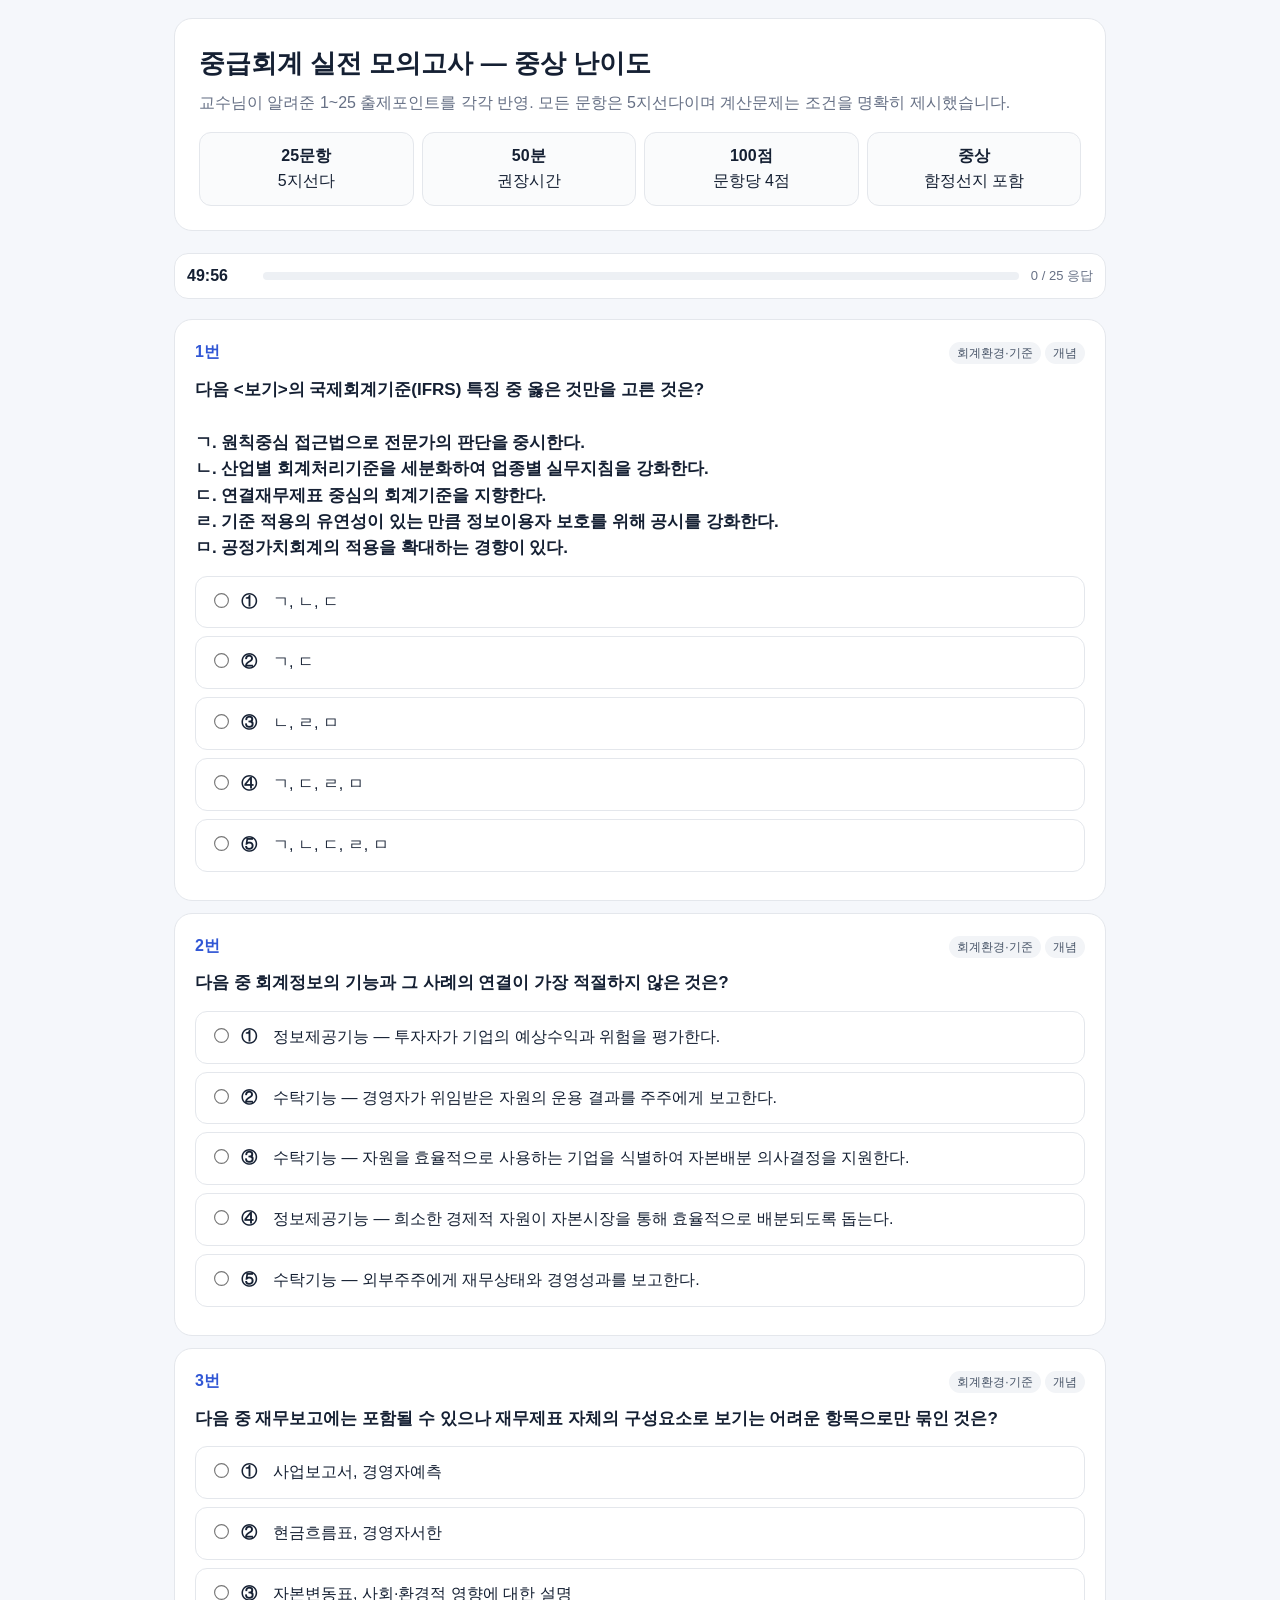
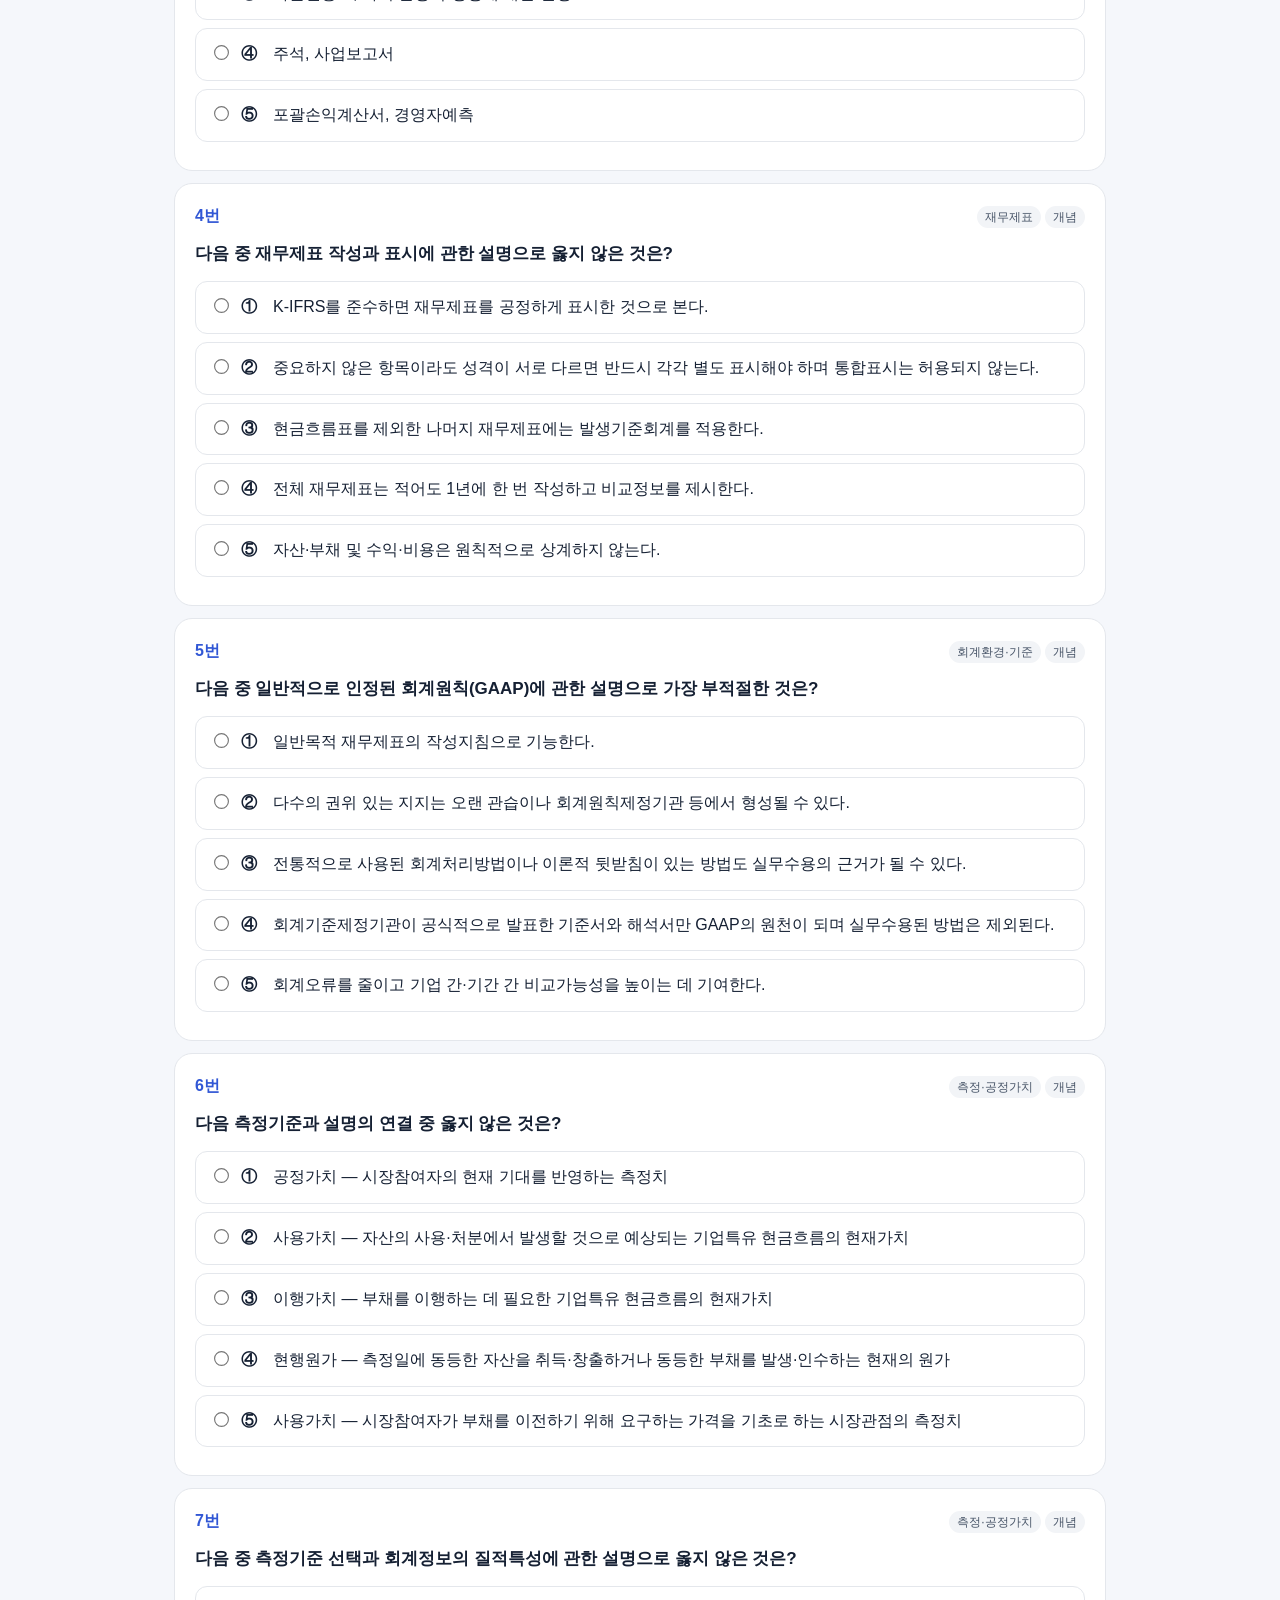
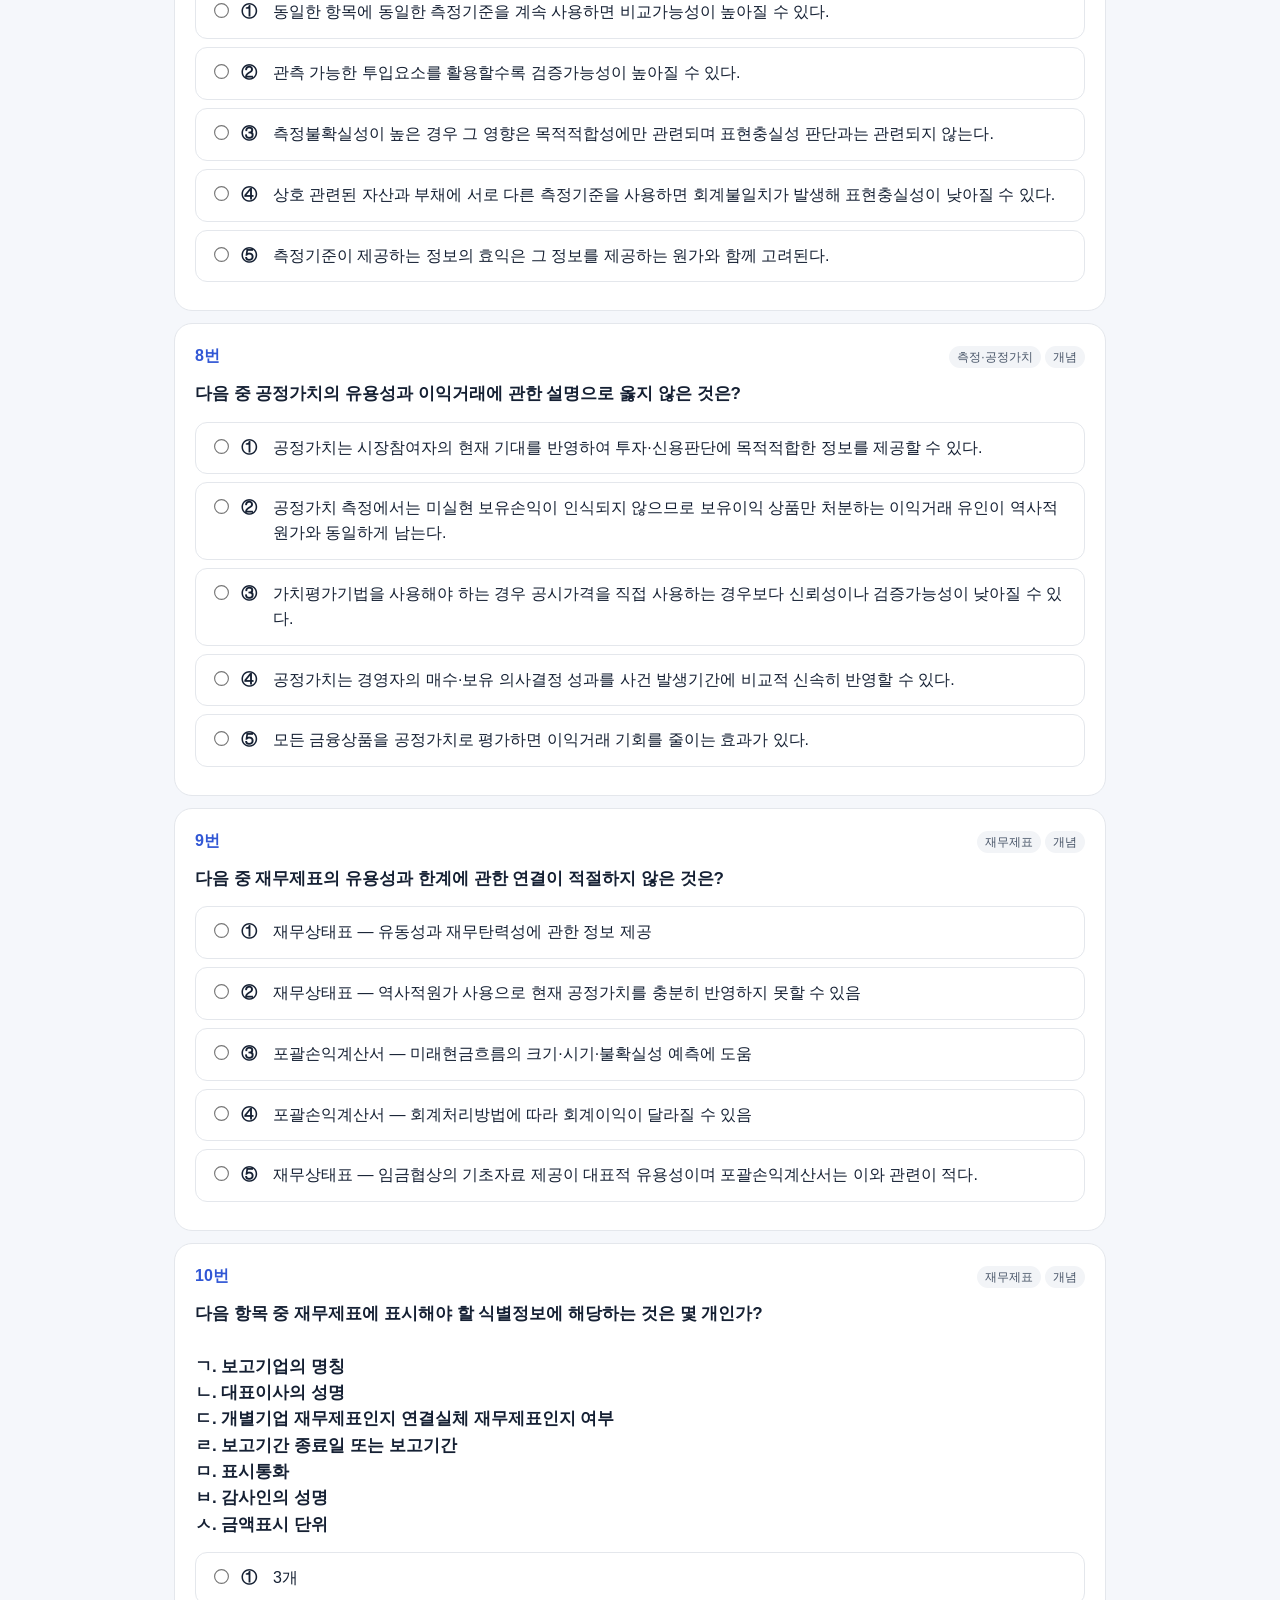
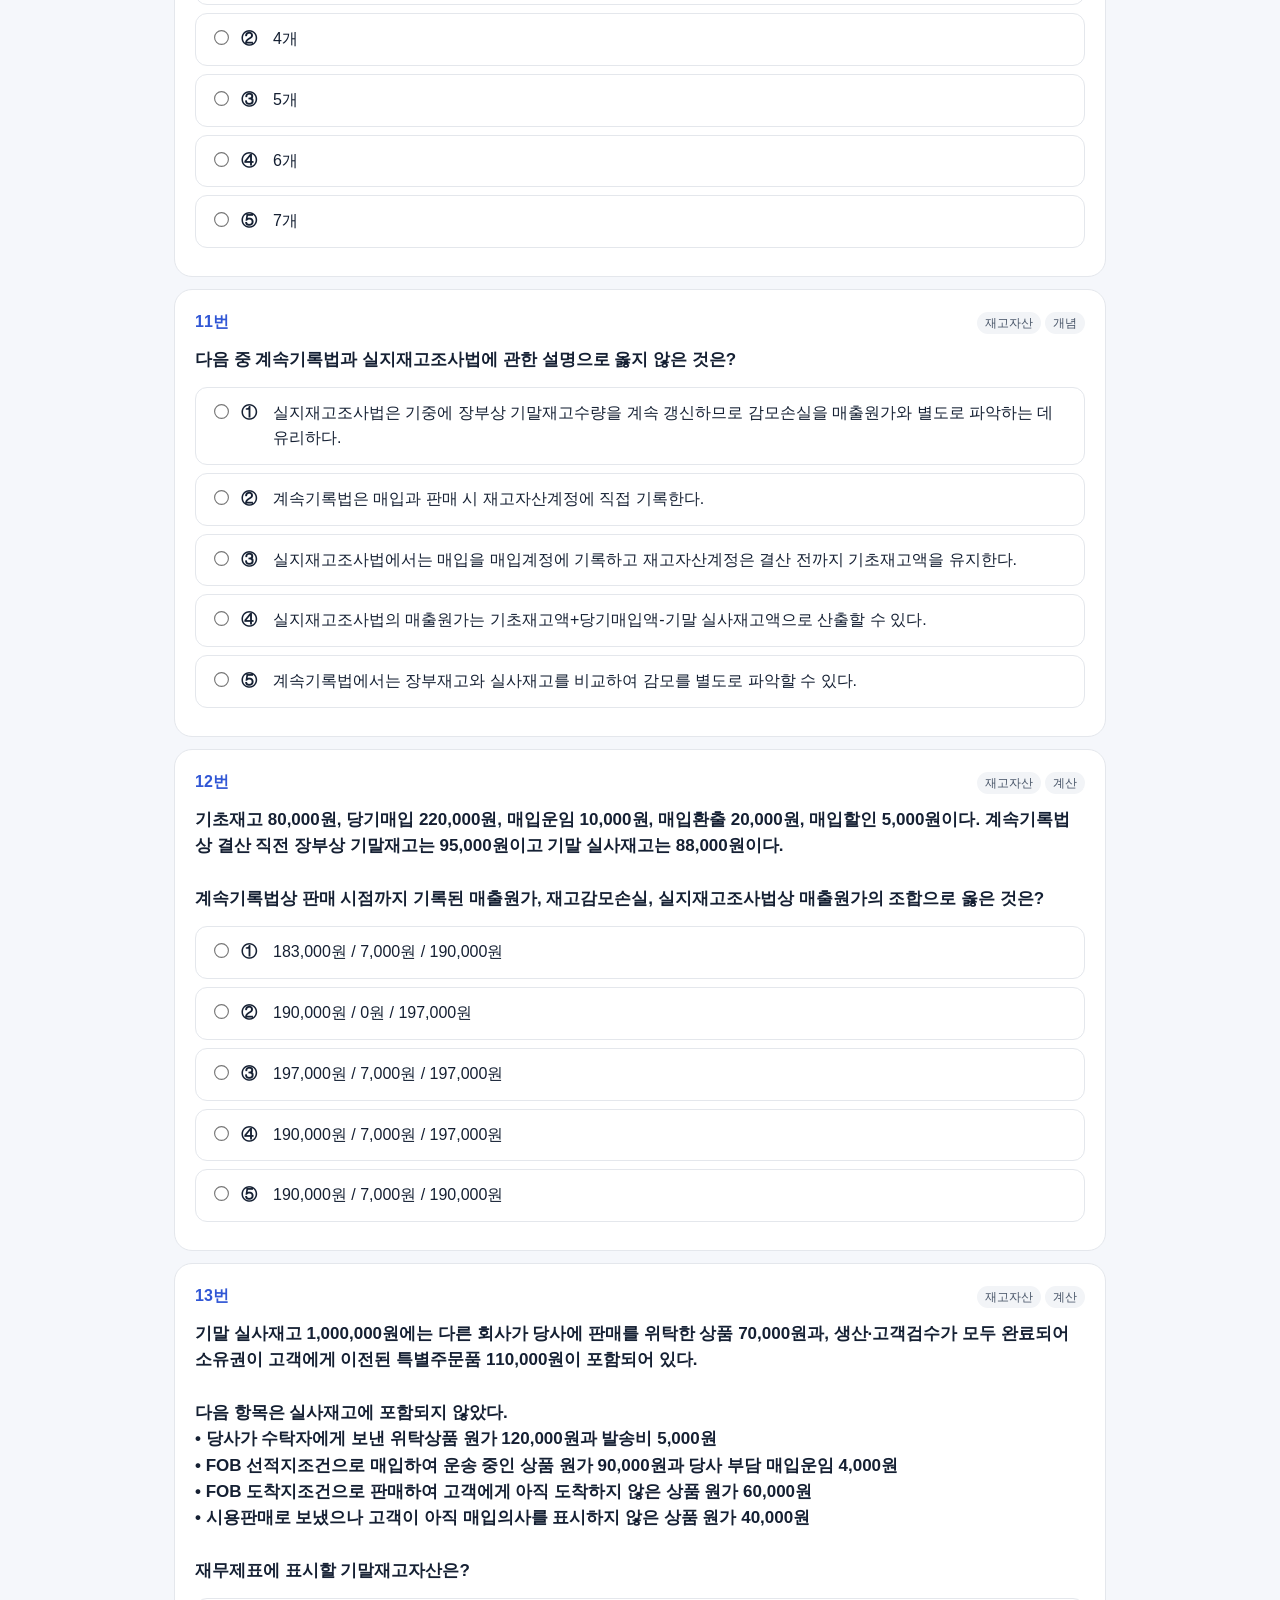
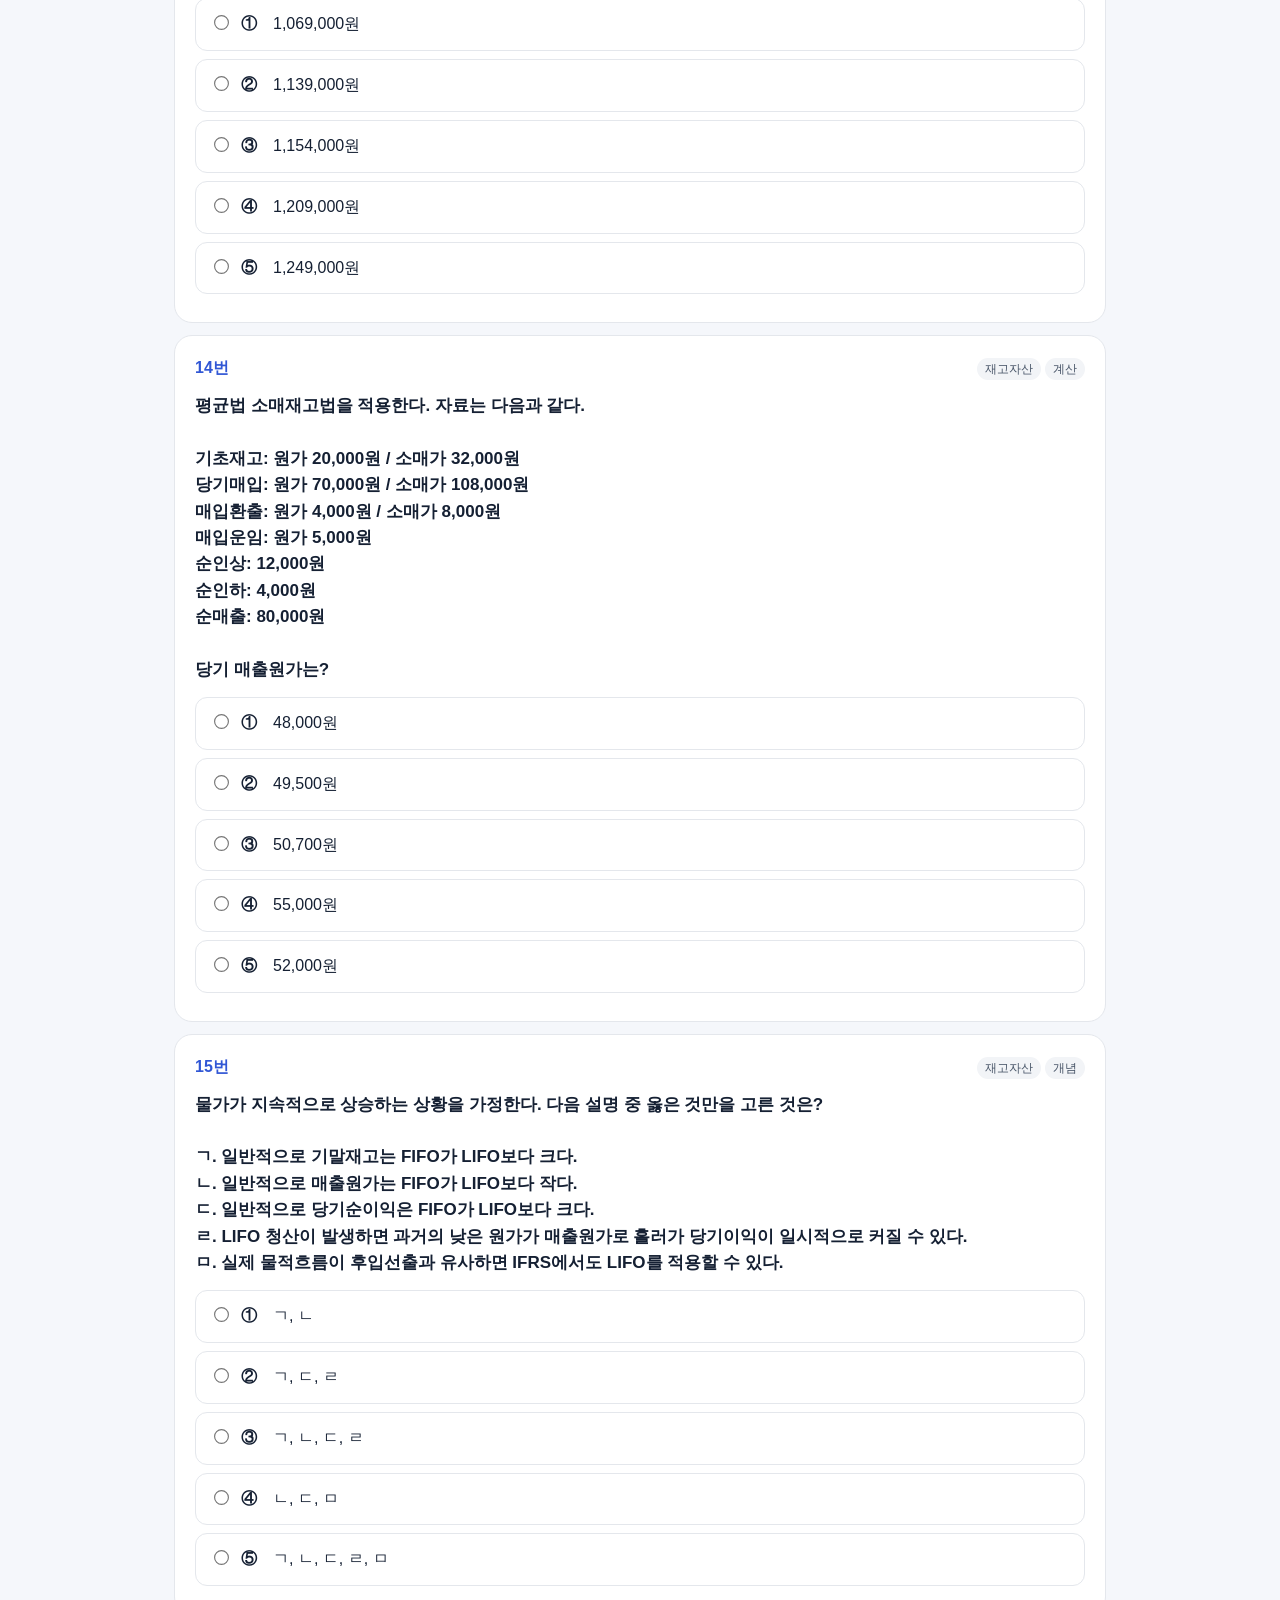
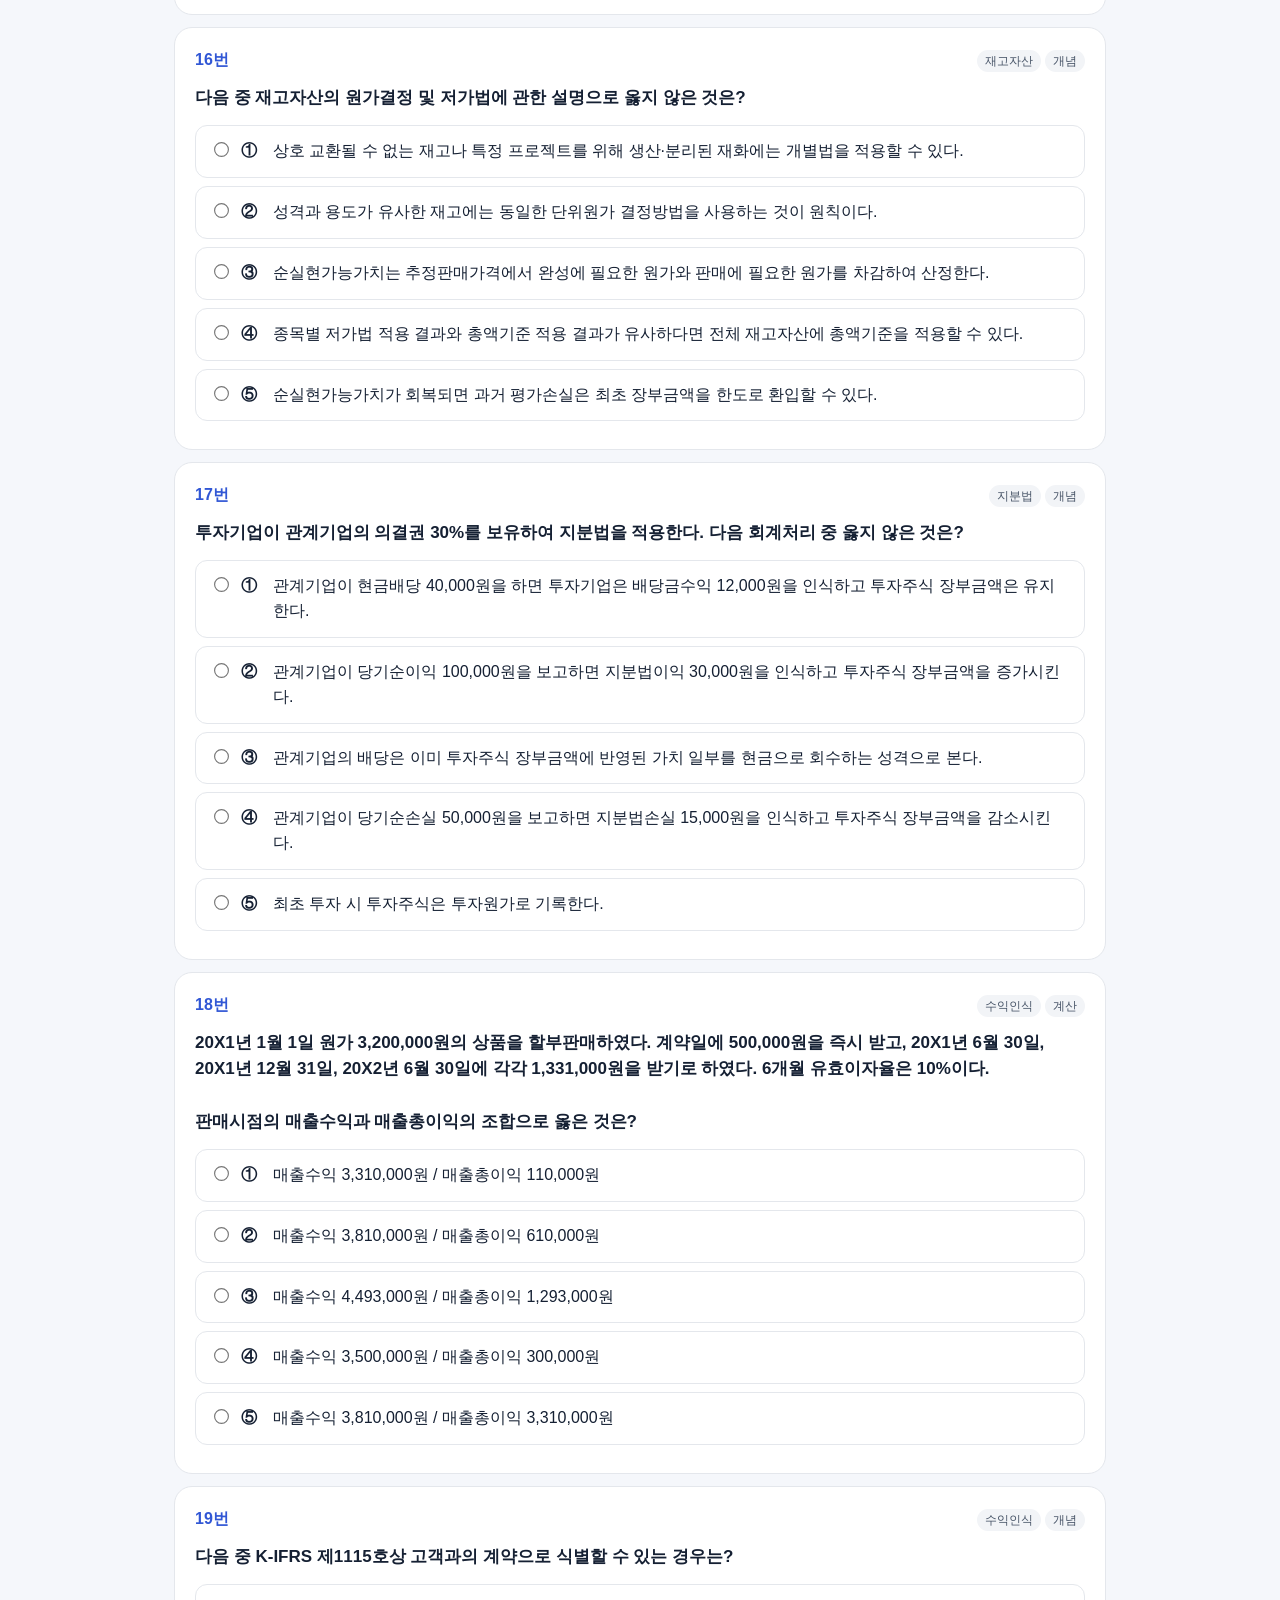
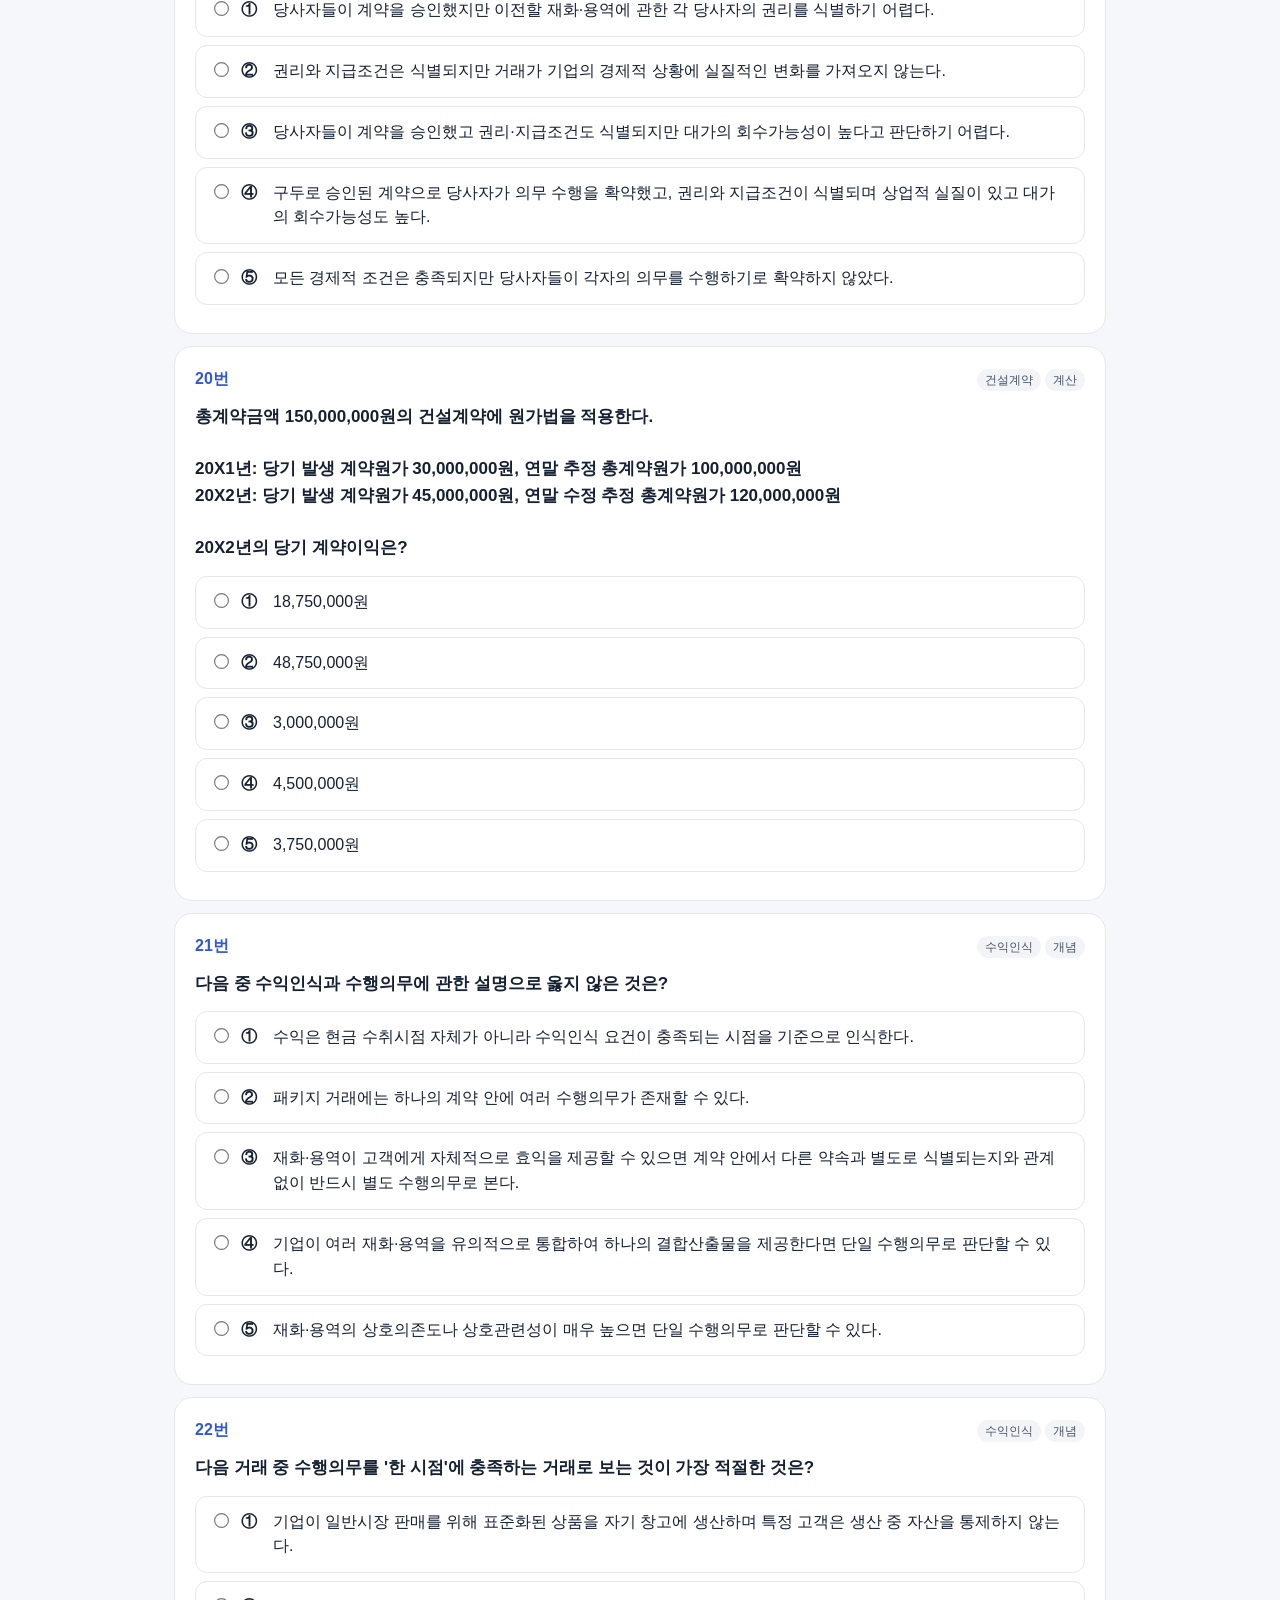
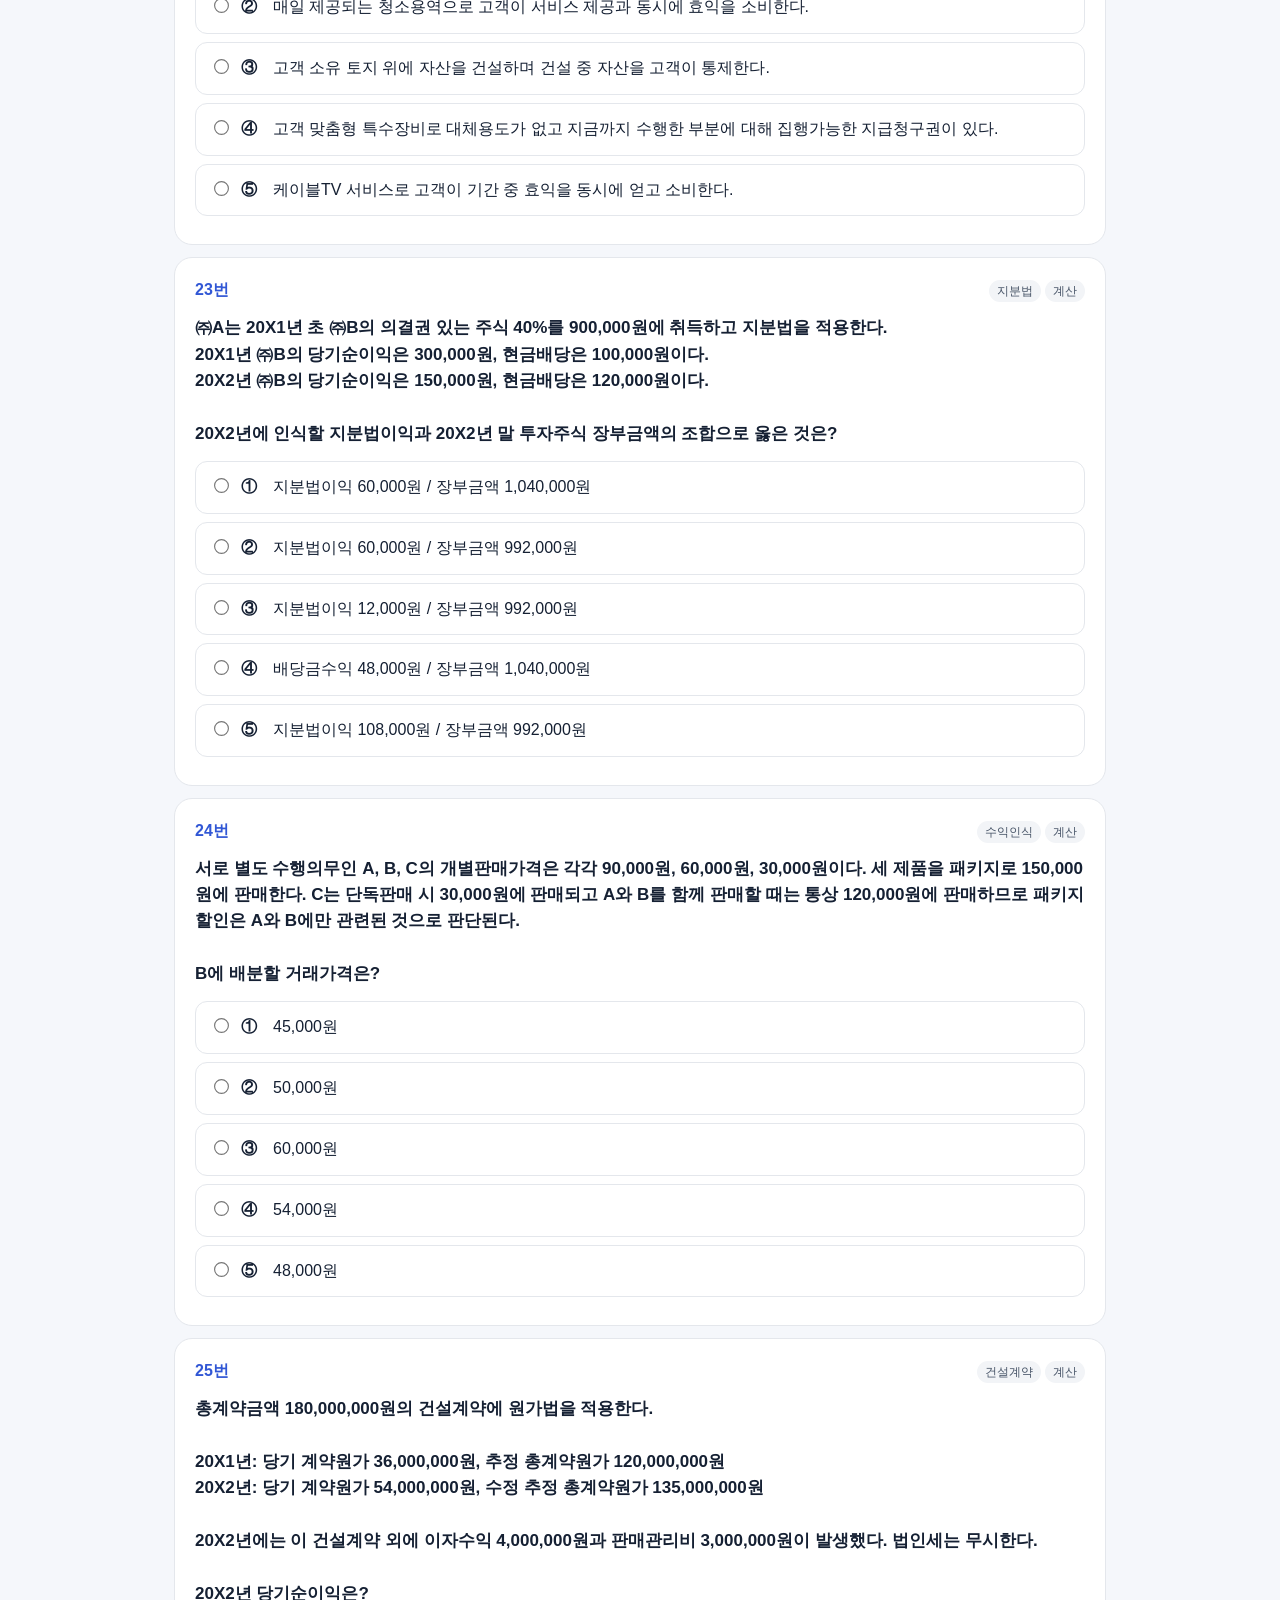
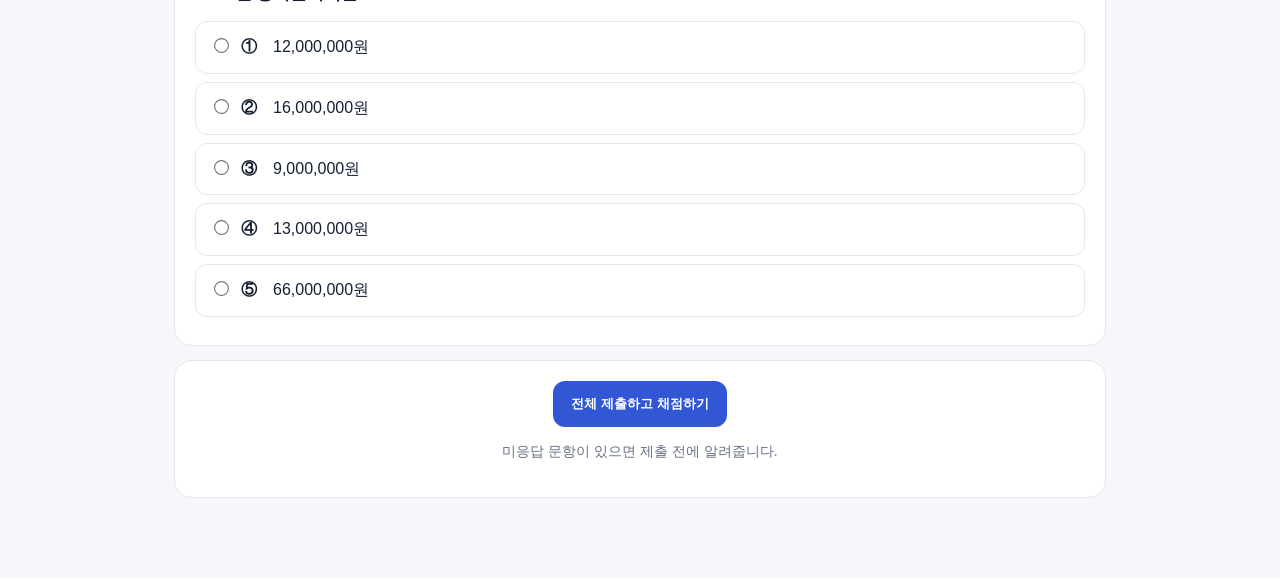
<file: accounting-quiz/index.html>
<!doctype html>
<html lang="ko">
<head>
<meta charset="utf-8">
<meta name="viewport" content="width=device-width,initial-scale=1,viewport-fit=cover">
<title>중급회계 실전 모의고사</title>
<style>
:root{--bg:#f5f7fb;--card:#fff;--text:#152033;--muted:#667085;--line:#e4e7ec;--brand:#3157d5;--brand2:#eef2ff;--good:#067647;--goodbg:#ecfdf3;--bad:#b42318;--badbg:#fef3f2;--warn:#b54708;--warnbg:#fffaeb}
*{box-sizing:border-box}html{scroll-behavior:smooth}body{margin:0;background:var(--bg);color:var(--text);font-family:-apple-system,BlinkMacSystemFont,"Apple SD Gothic Neo","Noto Sans KR","Segoe UI",sans-serif;line-height:1.55}.wrap{max-width:960px;margin:0 auto;padding:18px 14px 80px}.hero,.card{background:var(--card);border:1px solid var(--line);border-radius:18px}.hero{padding:24px;margin-bottom:14px}.hero h1{margin:0 0 8px;font-size:26px}.sub{color:var(--muted);margin:0}.meta{display:grid;grid-template-columns:repeat(4,1fr);gap:8px;margin-top:16px}.meta div{border:1px solid var(--line);border-radius:12px;padding:11px;text-align:center;background:#fafbfc}.meta b{display:block}.sticky{position:sticky;top:0;z-index:20;padding:8px 0;background:color-mix(in srgb,var(--bg) 92%,transparent);backdrop-filter:blur(10px)}.status{background:var(--card);border:1px solid var(--line);border-radius:14px;padding:10px 12px;display:flex;align-items:center;gap:12px}.timer{font-weight:900;font-variant-numeric:tabular-nums;min-width:64px}.progress{height:8px;background:#edf0f4;border-radius:99px;overflow:hidden;flex:1}.progress>div{height:100%;width:0;background:var(--brand)}.answered{font-size:13px;color:var(--muted);white-space:nowrap}.q{padding:20px;margin:12px 0}.qhead{display:flex;justify-content:space-between;gap:10px;margin-bottom:12px}.qnum{font-weight:900;color:var(--brand)}.tag{font-size:12px;background:#f2f4f7;padding:4px 8px;border-radius:999px;color:#475467}.stem{font-size:17px;font-weight:750;white-space:pre-line;margin-bottom:14px}.option{display:flex;gap:10px;align-items:flex-start;padding:13px 14px;border:1px solid var(--line);border-radius:12px;margin:8px 0;cursor:pointer;background:var(--card)}.option:hover{border-color:#a9b9ef}.option:has(input:checked){border-color:var(--brand);background:var(--brand2)}.option input{margin-top:4px;transform:scale(1.15)}.optn{font-weight:900;min-width:22px}.submitbox{padding:20px;margin-top:14px;text-align:center}.btn{border:0;border-radius:12px;padding:14px 18px;font-weight:800;cursor:pointer}.primary{background:var(--brand);color:white}.secondary{background:var(--card);color:var(--text);border:1px solid var(--line)}.result{display:none}.scorecard{padding:24px}.scoreline{display:flex;align-items:flex-end;gap:10px}.score{font-size:54px;font-weight:950;line-height:1}.badge{font-weight:800;padding:6px 10px;border-radius:999px}.good{background:var(--goodbg);color:var(--good)}.warn{background:var(--warnbg);color:var(--warn)}.bad{background:var(--badbg);color:var(--bad)}.metrics{display:grid;grid-template-columns:repeat(2,1fr);gap:10px;margin-top:18px}.metric{border:1px solid var(--line);border-radius:12px;padding:12px}.metricTop{display:flex;justify-content:space-between;font-weight:800}.bar{height:8px;background:#edf0f4;border-radius:99px;overflow:hidden;margin-top:8px}.bar div{height:100%;background:var(--brand)}.review,.weak{padding:20px;margin-top:12px}.weakitem{padding:11px 12px;border-left:4px solid #f79009;background:#fffcf5;border-radius:8px;margin:8px 0}.rItem{border:1px solid var(--line);border-radius:12px;padding:14px;margin:10px 0}.rItem.ok{background:#fbfffc;border-color:#abefc6}.rItem.no{background:#fffdfd;border-color:#fecdca}.rTitle{font-weight:900}.small{font-size:14px;color:var(--muted)}.explain{border-top:1px dashed var(--line);margin-top:9px;padding-top:9px;font-size:14px}.hidden{display:none!important}.footActions{display:flex;gap:8px;flex-wrap:wrap;margin-top:14px}
@media(max-width:640px){.meta{grid-template-columns:repeat(2,1fr)}.metrics{grid-template-columns:1fr}.hero h1{font-size:22px}.q{padding:16px}.stem{font-size:16px}.answered{display:none}}
@media(prefers-color-scheme:dark){:root{--bg:#0d1117;--card:#151b23;--text:#f0f3f6;--muted:#9da7b3;--line:#2b3440;--brand:#7897ff;--brand2:#1c294d;--goodbg:#0d2a20;--badbg:#321a1c;--warnbg:#33230e}.meta div{background:#11161d}.tag{background:#222a34;color:#c5ced8}.weakitem{background:#2b2111}}
</style>
</head>
<body>
<div class="wrap">
<section class="hero">
<h1>중급회계 실전 모의고사 — 중상 난이도</h1>
<p class="sub">교수님이 알려준 1~25 출제포인트를 각각 반영. 모든 문항은 5지선다이며 계산문제는 조건을 명확히 제시했습니다.</p>
<div class="meta"><div><b>25문항</b><span>5지선다</span></div><div><b>50분</b><span>권장시간</span></div><div><b>100점</b><span>문항당 4점</span></div><div><b>중상</b><span>함정선지 포함</span></div></div>
</section>
<div class="sticky"><div class="status"><div class="timer" id="timer">50:00</div><div class="progress"><div id="pbar"></div></div><div class="answered" id="answered">0 / 25 응답</div></div></div>
<form id="quiz"></form>
<section class="card submitbox"><button class="btn primary" id="submitBtn" type="button">전체 제출하고 채점하기</button><p class="small">미응답 문항이 있으면 제출 전에 알려줍니다.</p></section>
<section class="result" id="result">
<div class="card scorecard"><h2>채점 결과</h2><div class="scoreline"><div class="score" id="score">0</div><div style="font-weight:900;font-size:20px">/ 100</div><div class="badge" id="grade"></div></div><p class="sub" id="summary"></p><div class="metrics" id="metrics"></div><div class="footActions"><button class="btn secondary" id="wrongOnly" type="button">오답만 보기</button><button class="btn secondary" id="resetBtn" type="button">처음부터 다시 풀기</button></div></div>
<div class="card weak"><h2>우선 복습 개념</h2><div id="weak"></div></div>
<div class="card review"><h2>문항별 해설</h2><div id="reviews"></div></div>
</section>
</div>
<script>
const L=['①','②','③','④','⑤'];
const qs=[
{id:1,area:'회계환경·기준',type:'개념',concept:'IFRS 특징',stem:`다음 <보기>의 국제회계기준(IFRS) 특징 중 옳은 것만을 고른 것은?\n\nㄱ. 원칙중심 접근법으로 전문가의 판단을 중시한다.\nㄴ. 산업별 회계처리기준을 세분화하여 업종별 실무지침을 강화한다.\nㄷ. 연결재무제표 중심의 회계기준을 지향한다.\nㄹ. 기준 적용의 유연성이 있는 만큼 정보이용자 보호를 위해 공시를 강화한다.\nㅁ. 공정가치회계의 적용을 확대하는 경향이 있다.`,o:['ㄱ, ㄴ, ㄷ','ㄱ, ㄷ','ㄴ, ㄹ, ㅁ','ㄱ, ㄷ, ㄹ, ㅁ','ㄱ, ㄴ, ㄷ, ㄹ, ㅁ'],a:3,e:'IFRS 핵심은 원칙주의·연결재무제표 중심·공시강화·공정가치 확대이다. 산업별 세부기준과 구체적 실무지침은 지양한다.'},
{id:2,area:'회계환경·기준',type:'개념',concept:'회계정보의 기능',stem:'다음 중 회계정보의 기능과 그 사례의 연결이 가장 적절하지 않은 것은?',o:['정보제공기능 — 투자자가 기업의 예상수익과 위험을 평가한다.','수탁기능 — 경영자가 위임받은 자원의 운용 결과를 주주에게 보고한다.','수탁기능 — 자원을 효율적으로 사용하는 기업을 식별하여 자본배분 의사결정을 지원한다.','정보제공기능 — 희소한 경제적 자원이 자본시장을 통해 효율적으로 배분되도록 돕는다.','수탁기능 — 외부주주에게 재무상태와 경영성과를 보고한다.'],a:2,e:'자원을 효율적으로 사용하는 기업을 식별하고 투자·신용 의사결정을 지원하는 것은 정보제공기능이다. 수탁기능은 위임받은 경영 결과의 보고에 초점이 있다.'},
{id:3,area:'회계환경·기준',type:'개념',concept:'재무보고와 재무제표',stem:'다음 중 재무보고에는 포함될 수 있으나 재무제표 자체의 구성요소로 보기는 어려운 항목으로만 묶인 것은?',o:['사업보고서, 경영자예측','현금흐름표, 경영자서한','자본변동표, 사회·환경적 영향에 대한 설명','주석, 사업보고서','포괄손익계산서, 경영자예측'],a:0,e:'재무보고가 재무제표보다 넓다. 사업보고서와 경영자예측은 재무보고의 기타수단이지만 재무제표 자체의 구성요소는 아니다.'},
{id:4,area:'재무제표',type:'개념',concept:'재무제표 작성·표시',stem:'다음 중 재무제표 작성과 표시에 관한 설명으로 옳지 않은 것은?',o:['K-IFRS를 준수하면 재무제표를 공정하게 표시한 것으로 본다.','중요하지 않은 항목이라도 성격이 서로 다르면 반드시 각각 별도 표시해야 하며 통합표시는 허용되지 않는다.','현금흐름표를 제외한 나머지 재무제표에는 발생기준회계를 적용한다.','전체 재무제표는 적어도 1년에 한 번 작성하고 비교정보를 제시한다.','자산·부채 및 수익·비용은 원칙적으로 상계하지 않는다.'],a:1,e:'중요하지 않은 항목은 통합하여 표시할 수 있다. 중요성·상계금지·보고빈도·비교정보·표시와 분류의 계속성을 함께 확인해야 한다.'},
{id:5,area:'회계환경·기준',type:'개념',concept:'GAAP',stem:'다음 중 일반적으로 인정된 회계원칙(GAAP)에 관한 설명으로 가장 부적절한 것은?',o:['일반목적 재무제표의 작성지침으로 기능한다.','다수의 권위 있는 지지는 오랜 관습이나 회계원칙제정기관 등에서 형성될 수 있다.','전통적으로 사용된 회계처리방법이나 이론적 뒷받침이 있는 방법도 실무수용의 근거가 될 수 있다.','회계기준제정기관이 공식적으로 발표한 기준서와 해석서만 GAAP의 원천이 되며 실무수용된 방법은 제외된다.','회계오류를 줄이고 기업 간·기간 간 비교가능성을 높이는 데 기여한다.'],a:3,e:'교수자료의 GAAP는 기준서·해석서뿐 아니라 실무에서 전통적으로 사용된 방법, 이론적 뒷받침이 있는 방법, 기타 권위 있는 보고서 등도 포괄한다.'},
{id:6,area:'측정·공정가치',type:'개념',concept:'측정기준',stem:'다음 측정기준과 설명의 연결 중 옳지 않은 것은?',o:['공정가치 — 시장참여자의 현재 기대를 반영하는 측정치','사용가치 — 자산의 사용·처분에서 발생할 것으로 예상되는 기업특유 현금흐름의 현재가치','이행가치 — 부채를 이행하는 데 필요한 기업특유 현금흐름의 현재가치','현행원가 — 측정일에 동등한 자산을 취득·창출하거나 동등한 부채를 발생·인수하는 현재의 원가','사용가치 — 시장참여자가 부채를 이전하기 위해 요구하는 가격을 기초로 하는 시장관점의 측정치'],a:4,e:'사용가치는 자산에 대한 기업특유 측정치다. 부채의 기업특유 측정치는 이행가치이며, 시장참여자 관점의 대표 측정치는 공정가치다.'},
{id:7,area:'측정·공정가치',type:'개념',concept:'질적특성',stem:'다음 중 측정기준 선택과 회계정보의 질적특성에 관한 설명으로 옳지 않은 것은?',o:['동일한 항목에 동일한 측정기준을 계속 사용하면 비교가능성이 높아질 수 있다.','관측 가능한 투입요소를 활용할수록 검증가능성이 높아질 수 있다.','측정불확실성이 높은 경우 그 영향은 목적적합성에만 관련되며 표현충실성 판단과는 관련되지 않는다.','상호 관련된 자산과 부채에 서로 다른 측정기준을 사용하면 회계불일치가 발생해 표현충실성이 낮아질 수 있다.','측정기준이 제공하는 정보의 효익은 그 정보를 제공하는 원가와 함께 고려된다.'],a:2,e:'측정불확실성이 지나치게 높으면 표현충실성을 저해할 수 있다. 따라서 표현충실성 판단과 무관하다고 할 수 없다.'},
{id:8,area:'측정·공정가치',type:'개념',concept:'공정가치의 유용성',stem:'다음 중 공정가치의 유용성과 이익거래에 관한 설명으로 옳지 않은 것은?',o:['공정가치는 시장참여자의 현재 기대를 반영하여 투자·신용판단에 목적적합한 정보를 제공할 수 있다.','공정가치 측정에서는 미실현 보유손익이 인식되지 않으므로 보유이익 상품만 처분하는 이익거래 유인이 역사적원가와 동일하게 남는다.','가치평가기법을 사용해야 하는 경우 공시가격을 직접 사용하는 경우보다 신뢰성이나 검증가능성이 낮아질 수 있다.','공정가치는 경영자의 매수·보유 의사결정 성과를 사건 발생기간에 비교적 신속히 반영할 수 있다.','모든 금융상품을 공정가치로 평가하면 이익거래 기회를 줄이는 효과가 있다.'],a:1,e:'공정가치 평가에서는 보유손익이 측정치에 반영되므로 보유이익 상품만 골라 처분해 이익을 조기 인식하는 기회를 줄일 수 있다.'},
{id:9,area:'재무제표',type:'개념',concept:'재무제표 유용성과 한계',stem:'다음 중 재무제표의 유용성과 한계에 관한 연결이 적절하지 않은 것은?',o:['재무상태표 — 유동성과 재무탄력성에 관한 정보 제공','재무상태표 — 역사적원가 사용으로 현재 공정가치를 충분히 반영하지 못할 수 있음','포괄손익계산서 — 미래현금흐름의 크기·시기·불확실성 예측에 도움','포괄손익계산서 — 회계처리방법에 따라 회계이익이 달라질 수 있음','재무상태표 — 임금협상의 기초자료 제공이 대표적 유용성이며 포괄손익계산서는 이와 관련이 적다.'],a:4,e:'임금협상 기초자료는 교수자료에서 포괄손익계산서의 유용성으로 제시된다. 재무상태표는 자원·재무구조·유동성·재무탄력성 정보가 핵심이다.'},
{id:10,area:'재무제표',type:'개념',concept:'재무제표 식별정보',stem:`다음 항목 중 재무제표에 표시해야 할 식별정보에 해당하는 것은 몇 개인가?\n\nㄱ. 보고기업의 명칭\nㄴ. 대표이사의 성명\nㄷ. 개별기업 재무제표인지 연결실체 재무제표인지 여부\nㄹ. 보고기간 종료일 또는 보고기간\nㅁ. 표시통화\nㅂ. 감사인의 성명\nㅅ. 금액표시 단위`,o:['3개','4개','5개','6개','7개'],a:2,e:'식별정보는 보고기업 명칭, 개별/연결 여부, 보고기간 종료일 또는 보고기간, 표시통화, 금액표시 단위의 5개다.'},
{id:11,area:'재고자산',type:'개념',concept:'계속기록법·실지재고조사법',stem:'다음 중 계속기록법과 실지재고조사법에 관한 설명으로 옳지 않은 것은?',o:['실지재고조사법은 기중에 장부상 기말재고수량을 계속 갱신하므로 감모손실을 매출원가와 별도로 파악하는 데 유리하다.','계속기록법은 매입과 판매 시 재고자산계정에 직접 기록한다.','실지재고조사법에서는 매입을 매입계정에 기록하고 재고자산계정은 결산 전까지 기초재고액을 유지한다.','실지재고조사법의 매출원가는 기초재고액+당기매입액-기말 실사재고액으로 산출할 수 있다.','계속기록법에서는 장부재고와 실사재고를 비교하여 감모를 별도로 파악할 수 있다.'],a:0,e:'실지재고조사법은 기중 장부수량을 상시 갱신하지 않는다. 따라서 감모가 기말 실사재고 감소를 통해 매출원가에 포함될 수 있다.'},
{id:12,area:'재고자산',type:'계산',concept:'매출원가·감모',stem:`기초재고 80,000원, 당기매입 220,000원, 매입운임 10,000원, 매입환출 20,000원, 매입할인 5,000원이다. 계속기록법상 결산 직전 장부상 기말재고는 95,000원이고 기말 실사재고는 88,000원이다.\n\n계속기록법상 판매 시점까지 기록된 매출원가, 재고감모손실, 실지재고조사법상 매출원가의 조합으로 옳은 것은?`,o:['183,000원 / 7,000원 / 190,000원','190,000원 / 0원 / 197,000원','197,000원 / 7,000원 / 197,000원','190,000원 / 7,000원 / 197,000원','190,000원 / 7,000원 / 190,000원'],a:3,e:'판매가능원가=80+220+10-20-5=285천원. 계속법 판매시점 COGS=285-95=190천원, 감모=95-88=7천원. 실지법 COGS=285-88=197천원.'},
{id:13,area:'재고자산',type:'계산',concept:'재고자산 포함범위',stem:`기말 실사재고 1,000,000원에는 다른 회사가 당사에 판매를 위탁한 상품 70,000원과, 생산·고객검수가 모두 완료되어 소유권이 고객에게 이전된 특별주문품 110,000원이 포함되어 있다.\n\n다음 항목은 실사재고에 포함되지 않았다.\n• 당사가 수탁자에게 보낸 위탁상품 원가 120,000원과 발송비 5,000원\n• FOB 선적지조건으로 매입하여 운송 중인 상품 원가 90,000원과 당사 부담 매입운임 4,000원\n• FOB 도착지조건으로 판매하여 고객에게 아직 도착하지 않은 상품 원가 60,000원\n• 시용판매로 보냈으나 고객이 아직 매입의사를 표시하지 않은 상품 원가 40,000원\n\n재무제표에 표시할 기말재고자산은?`,o:['1,069,000원','1,139,000원','1,154,000원','1,209,000원','1,249,000원'],a:1,e:'1,000,000-70,000-110,000+125,000+94,000+60,000+40,000=1,139,000원. 실물 위치보다 소유권·통제 판단이 핵심이다.'},
{id:14,area:'재고자산',type:'계산',concept:'평균법 소매재고법',stem:`평균법 소매재고법을 적용한다. 자료는 다음과 같다.\n\n기초재고: 원가 20,000원 / 소매가 32,000원\n당기매입: 원가 70,000원 / 소매가 108,000원\n매입환출: 원가 4,000원 / 소매가 8,000원\n매입운임: 원가 5,000원\n순인상: 12,000원\n순인하: 4,000원\n순매출: 80,000원\n\n당기 매출원가는?`,o:['48,000원','49,500원','50,700원','55,000원','52,000원'],a:4,e:'판매가능원가=91,000원, 소매가=140,000원 → 원가율 65%. 기말재고 소매가=60,000원 → 원가 39,000원. 매출원가=91,000-39,000=52,000원.'},
{id:15,area:'재고자산',type:'개념',concept:'후입선출법',stem:`물가가 지속적으로 상승하는 상황을 가정한다. 다음 설명 중 옳은 것만을 고른 것은?\n\nㄱ. 일반적으로 기말재고는 FIFO가 LIFO보다 크다.\nㄴ. 일반적으로 매출원가는 FIFO가 LIFO보다 작다.\nㄷ. 일반적으로 당기순이익은 FIFO가 LIFO보다 크다.\nㄹ. LIFO 청산이 발생하면 과거의 낮은 원가가 매출원가로 흘러가 당기이익이 일시적으로 커질 수 있다.\nㅁ. 실제 물적흐름이 후입선출과 유사하면 IFRS에서도 LIFO를 적용할 수 있다.`,o:['ㄱ, ㄴ','ㄱ, ㄷ, ㄹ','ㄱ, ㄴ, ㄷ, ㄹ','ㄴ, ㄷ, ㅁ','ㄱ, ㄴ, ㄷ, ㄹ, ㅁ'],a:2,e:'물가상승기에는 기말재고 FIFO>LIFO, COGS FIFO<LIFO, 이익 FIFO>LIFO. LIFO 청산은 옛날 저가 재고가 COGS로 흘러가 이익이 일시적으로 증가할 수 있으며 IFRS는 LIFO를 허용하지 않는다.'},
{id:16,area:'재고자산',type:'개념',concept:'재고자산 측정·저가법',stem:'다음 중 재고자산의 원가결정 및 저가법에 관한 설명으로 옳지 않은 것은?',o:['상호 교환될 수 없는 재고나 특정 프로젝트를 위해 생산·분리된 재화에는 개별법을 적용할 수 있다.','성격과 용도가 유사한 재고에는 동일한 단위원가 결정방법을 사용하는 것이 원칙이다.','순실현가능가치는 추정판매가격에서 완성에 필요한 원가와 판매에 필요한 원가를 차감하여 산정한다.','종목별 저가법 적용 결과와 총액기준 적용 결과가 유사하다면 전체 재고자산에 총액기준을 적용할 수 있다.','순실현가능가치가 회복되면 과거 평가손실은 최초 장부금액을 한도로 환입할 수 있다.'],a:3,e:'K-IFRS의 원칙은 종목별 기준이며 유사·관련 재고는 조별기준이 허용될 수 있지만 총액기준은 허용되지 않는다.'},
{id:17,area:'지분법',type:'개념',concept:'지분법 기본',stem:'투자기업이 관계기업의 의결권 30%를 보유하여 지분법을 적용한다. 다음 회계처리 중 옳지 않은 것은?',o:['관계기업이 현금배당 40,000원을 하면 투자기업은 배당금수익 12,000원을 인식하고 투자주식 장부금액은 유지한다.','관계기업이 당기순이익 100,000원을 보고하면 지분법이익 30,000원을 인식하고 투자주식 장부금액을 증가시킨다.','관계기업의 배당은 이미 투자주식 장부금액에 반영된 가치 일부를 현금으로 회수하는 성격으로 본다.','관계기업이 당기순손실 50,000원을 보고하면 지분법손실 15,000원을 인식하고 투자주식 장부금액을 감소시킨다.','최초 투자 시 투자주식은 투자원가로 기록한다.'],a:0,e:'지분법에서 배당은 새로운 수익이 아니라 투자금 회수로 본다. 현금은 증가하고 투자주식 장부금액은 감소하며 당기손익에는 새로 반영하지 않는다.'},
{id:18,area:'수익인식',type:'계산',concept:'할부판매·현재가치',stem:`20X1년 1월 1일 원가 3,200,000원의 상품을 할부판매하였다. 계약일에 500,000원을 즉시 받고, 20X1년 6월 30일, 20X1년 12월 31일, 20X2년 6월 30일에 각각 1,331,000원을 받기로 하였다. 6개월 유효이자율은 10%이다.\n\n판매시점의 매출수익과 매출총이익의 조합으로 옳은 것은?`,o:['매출수익 3,310,000원 / 매출총이익 110,000원','매출수익 3,810,000원 / 매출총이익 610,000원','매출수익 4,493,000원 / 매출총이익 1,293,000원','매출수익 3,500,000원 / 매출총이익 300,000원','매출수익 3,810,000원 / 매출총이익 3,310,000원'],a:1,e:'미래대금 PV=1,210,000+1,100,000+1,000,000=3,310,000원. 즉시 수령액 500,000원을 더하면 매출수익 3,810,000원, 원가를 빼면 매출총이익 610,000원.'},
{id:19,area:'수익인식',type:'개념',concept:'고객과의 계약 식별',stem:'다음 중 K-IFRS 제1115호상 고객과의 계약으로 식별할 수 있는 경우는?',o:['당사자들이 계약을 승인했지만 이전할 재화·용역에 관한 각 당사자의 권리를 식별하기 어렵다.','권리와 지급조건은 식별되지만 거래가 기업의 경제적 상황에 실질적인 변화를 가져오지 않는다.','당사자들이 계약을 승인했고 권리·지급조건도 식별되지만 대가의 회수가능성이 높다고 판단하기 어렵다.','구두로 승인된 계약으로 당사자가 의무 수행을 확약했고, 권리와 지급조건이 식별되며 상업적 실질이 있고 대가의 회수가능성도 높다.','모든 경제적 조건은 충족되지만 당사자들이 각자의 의무를 수행하기로 확약하지 않았다.'],a:3,e:'계약 식별 5요건은 승인·확약, 권리 식별, 지급조건 식별, 상업적 실질, 대가 회수가능성 높음이다. 계약은 서면뿐 아니라 구두나 관행으로도 승인될 수 있다.'},
{id:20,area:'건설계약',type:'계산',concept:'진행률·당기계약이익',stem:`총계약금액 150,000,000원의 건설계약에 원가법을 적용한다.\n\n20X1년: 당기 발생 계약원가 30,000,000원, 연말 추정 총계약원가 100,000,000원\n20X2년: 당기 발생 계약원가 45,000,000원, 연말 수정 추정 총계약원가 120,000,000원\n\n20X2년의 당기 계약이익은?`,o:['18,750,000원','48,750,000원','3,000,000원','4,500,000원','3,750,000원'],a:4,e:'X1 진행률 30% → 누적수익 45,000,000원. X2 누적진행률=75/120=62.5% → 누적수익 93,750,000원 → 당기수익 48,750,000원 → 당기이익 3,750,000원.'},
{id:21,area:'수익인식',type:'개념',concept:'수행의무 식별',stem:'다음 중 수익인식과 수행의무에 관한 설명으로 옳지 않은 것은?',o:['수익은 현금 수취시점 자체가 아니라 수익인식 요건이 충족되는 시점을 기준으로 인식한다.','패키지 거래에는 하나의 계약 안에 여러 수행의무가 존재할 수 있다.','재화·용역이 고객에게 자체적으로 효익을 제공할 수 있으면 계약 안에서 다른 약속과 별도로 식별되는지와 관계없이 반드시 별도 수행의무로 본다.','기업이 여러 재화·용역을 유의적으로 통합하여 하나의 결합산출물을 제공한다면 단일 수행의무로 판단할 수 있다.','재화·용역의 상호의존도나 상호관련성이 매우 높으면 단일 수행의무로 판단할 수 있다.'],a:2,e:'별도 수행의무가 되려면 재화·용역 자체가 뚜렷이 구분될 뿐 아니라 계약 안에서도 다른 약속과 별도로 식별 가능해야 한다.'},
{id:22,area:'수익인식',type:'개념',concept:'수익인식 시점',stem:"다음 거래 중 수행의무를 '한 시점'에 충족하는 거래로 보는 것이 가장 적절한 것은?",o:['기업이 일반시장 판매를 위해 표준화된 상품을 자기 창고에 생산하며 특정 고객은 생산 중 자산을 통제하지 않는다.','매일 제공되는 청소용역으로 고객이 서비스 제공과 동시에 효익을 소비한다.','고객 소유 토지 위에 자산을 건설하며 건설 중 자산을 고객이 통제한다.','고객 맞춤형 특수장비로 대체용도가 없고 지금까지 수행한 부분에 대해 집행가능한 지급청구권이 있다.','케이블TV 서비스로 고객이 기간 중 효익을 동시에 얻고 소비한다.'],a:0,e:'일반시장 판매용 표준화 상품은 기간에 걸친 인식 3요건에 해당하지 않으므로 통제가 고객에게 이전되는 한 시점에 수익을 인식한다.'},
{id:23,area:'지분법',type:'계산',concept:'지분법 장부금액',stem:`㈜A는 20X1년 초 ㈜B의 의결권 있는 주식 40%를 900,000원에 취득하고 지분법을 적용한다.\n20X1년 ㈜B의 당기순이익은 300,000원, 현금배당은 100,000원이다.\n20X2년 ㈜B의 당기순이익은 150,000원, 현금배당은 120,000원이다.\n\n20X2년에 인식할 지분법이익과 20X2년 말 투자주식 장부금액의 조합으로 옳은 것은?`,o:['지분법이익 60,000원 / 장부금액 1,040,000원','지분법이익 60,000원 / 장부금액 992,000원','지분법이익 12,000원 / 장부금액 992,000원','배당금수익 48,000원 / 장부금액 1,040,000원','지분법이익 108,000원 / 장부금액 992,000원'],a:1,e:'X1 말 장부금액=900+120-40=980천원. X2 지분법이익=60천원, 배당에 따른 감소=48천원 → 기말 992천원. 지분법이익과 장부금액 순증가액 12천원을 구분해야 한다.'},
{id:24,area:'수익인식',type:'계산',concept:'패키지 거래가격 배분',stem:`서로 별도 수행의무인 A, B, C의 개별판매가격은 각각 90,000원, 60,000원, 30,000원이다. 세 제품을 패키지로 150,000원에 판매한다. C는 단독판매 시 30,000원에 판매되고 A와 B를 함께 판매할 때는 통상 120,000원에 판매하므로 패키지 할인은 A와 B에만 관련된 것으로 판단된다.\n\nB에 배분할 거래가격은?`,o:['45,000원','50,000원','60,000원','54,000원','48,000원'],a:4,e:'C에는 30,000원을 그대로 배분한다. 남은 120,000원을 A:B=90:60=3:2로 배분하므로 B는 120,000×2/5=48,000원이다. 전체 3개에 상대가격법을 적용하는 것이 함정이다.'},
{id:25,area:'건설계약',type:'계산',concept:'진행률·당기순이익',stem:`총계약금액 180,000,000원의 건설계약에 원가법을 적용한다.\n\n20X1년: 당기 계약원가 36,000,000원, 추정 총계약원가 120,000,000원\n20X2년: 당기 계약원가 54,000,000원, 수정 추정 총계약원가 135,000,000원\n\n20X2년에는 이 건설계약 외에 이자수익 4,000,000원과 판매관리비 3,000,000원이 발생했다. 법인세는 무시한다.\n\n20X2년 당기순이익은?`,o:['12,000,000원','16,000,000원','9,000,000원','13,000,000원','66,000,000원'],a:3,e:'X1 누적수익=180×30%=54백만원. X2 누적진행률=90/135=66.67% → 누적수익 120백만원 → 당기 계약수익 66백만원 → 계약이익 12백만원. 당기순이익=12+4-3=13백만원.'}
];
const form=document.getElementById('quiz');
form.innerHTML=qs.map(q=>`<section class="card q" id="q${q.id}"><div class="qhead"><div class="qnum">${q.id}번</div><div><span class="tag">${q.area}</span> <span class="tag">${q.type}</span></div></div><div class="stem">${q.stem}</div>${q.o.map((x,i)=>`<label class="option"><input type="radio" name="q${q.id}" value="${i}"><span class="optn">${L[i]}</span><span>${x}</span></label>`).join('')}</section>`).join('');
const KEY='acct_mock_v3';let start=Date.now(),end=start+50*60*1000,wrongOnly=false;
try{const s=JSON.parse(localStorage.getItem(KEY)||'null');if(s&&s.end&&s.answers){end=s.end;Object.entries(s.answers).forEach(([id,v])=>{const el=document.querySelector(`input[name=q${id}][value="${v}"]`);if(el)el.checked=true})}}catch(e){}
function state(){const a={};qs.forEach(q=>{const e=document.querySelector(`input[name=q${q.id}]:checked`);if(e)a[q.id]=+e.value});return a}
function save(){localStorage.setItem(KEY,JSON.stringify({end,answers:state()}));update()}
function update(){const n=Object.keys(state()).length;document.getElementById('answered').textContent=`${n} / 25 응답`;document.getElementById('pbar').style.width=`${n/25*100}%`}
form.addEventListener('change',save);update();
setInterval(()=>{let s=Math.max(0,Math.floor((end-Date.now())/1000));document.getElementById('timer').textContent=`${String(Math.floor(s/60)).padStart(2,'0')}:${String(s%60).padStart(2,'0')}`},1000);
function pct(c,n){return n?Math.round(c/n*100):0}function level(p){return p>=90?['매우 안정','good']:p>=75?['보완 필요','warn']:['집중 복습','bad']}
function submit(){const a=state(),missing=25-Object.keys(a).length;if(missing&& !confirm(`미응답 ${missing}문항이 있습니다. 그래도 제출할까요?`))return;const flags=qs.map(q=>a[q.id]===q.a),correct=flags.filter(Boolean).length,score=correct*4;document.getElementById('score').textContent=score;const [t,c]=level(score);const g=document.getElementById('grade');g.textContent=t;g.className=`badge ${c}`;document.getElementById('summary').textContent=`정답 ${correct}개 · 오답/미응답 ${25-correct}개`;
const groups=['회계환경·기준','측정·공정가치','재무제표','재고자산','지분법','수익인식','건설계약'];document.getElementById('metrics').innerHTML=groups.map(name=>{const idx=qs.map((q,i)=>q.area===name?i:-1).filter(i=>i>=0),c=idx.filter(i=>flags[i]).length,p=pct(c,idx.length);return `<div class="metric"><div class="metricTop"><span>${name}</span><span>${p}% (${c}/${idx.length})</span></div><div class="bar"><div style="width:${p}%"></div></div></div>`}).join('')+['개념','계산'].map(name=>{const idx=qs.map((q,i)=>q.type===name?i:-1).filter(i=>i>=0),c=idx.filter(i=>flags[i]).length,p=pct(c,idx.length);return `<div class="metric"><div class="metricTop"><span>${name}문제</span><span>${p}% (${c}/${idx.length})</span></div><div class="bar"><div style="width:${p}%"></div></div></div>`}).join('');
const wrong=qs.map((q,i)=>({q,i})).filter(x=>!flags[x.i]);document.getElementById('weak').innerHTML=wrong.length?wrong.slice(0,8).map(x=>`<div class="weakitem"><b>${x.q.id}번 · ${x.q.concept}</b><br>${x.q.e}</div>`).join(''):'<div class="weakitem" style="border-left-color:#12b76a;background:var(--goodbg)"><b>취약개념 없음</b><br>25문항 모두 정답입니다.</div>';
window._flags=flags;window._answers=a;renderReviews();document.getElementById('result').style.display='block';document.getElementById('result').scrollIntoView({behavior:'smooth'});localStorage.removeItem(KEY)}
function renderReviews(){const a=window._answers||{},f=window._flags||[];document.getElementById('reviews').innerHTML=qs.map((q,i)=>{if(wrongOnly&&f[i])return'';const u=a[q.id]===undefined?'미응답':`${L[a[q.id]]} ${q.o[a[q.id]]}`,c=`${L[q.a]} ${q.o[q.a]}`;return `<div class="rItem ${f[i]?'ok':'no'}"><div class="rTitle">${q.id}번 · ${q.concept} — ${f[i]?'정답':'오답'}</div><div class="small"><b>내 답:</b> ${u}<br><b>정답:</b> ${c}</div><div class="explain"><b>해설:</b> ${q.e}</div></div>`}).join('')||'<p>오답이 없습니다.</p>'}
document.getElementById('submitBtn').onclick=submit;document.getElementById('wrongOnly').onclick=()=>{wrongOnly=!wrongOnly;document.getElementById('wrongOnly').textContent=wrongOnly?'전체 문항 보기':'오답만 보기';renderReviews()};document.getElementById('resetBtn').onclick=()=>{if(confirm('답안과 결과를 지우고 처음부터 다시 풀까요?')){localStorage.removeItem(KEY);location.reload()}};
</script>
</body>
</html>
</file>
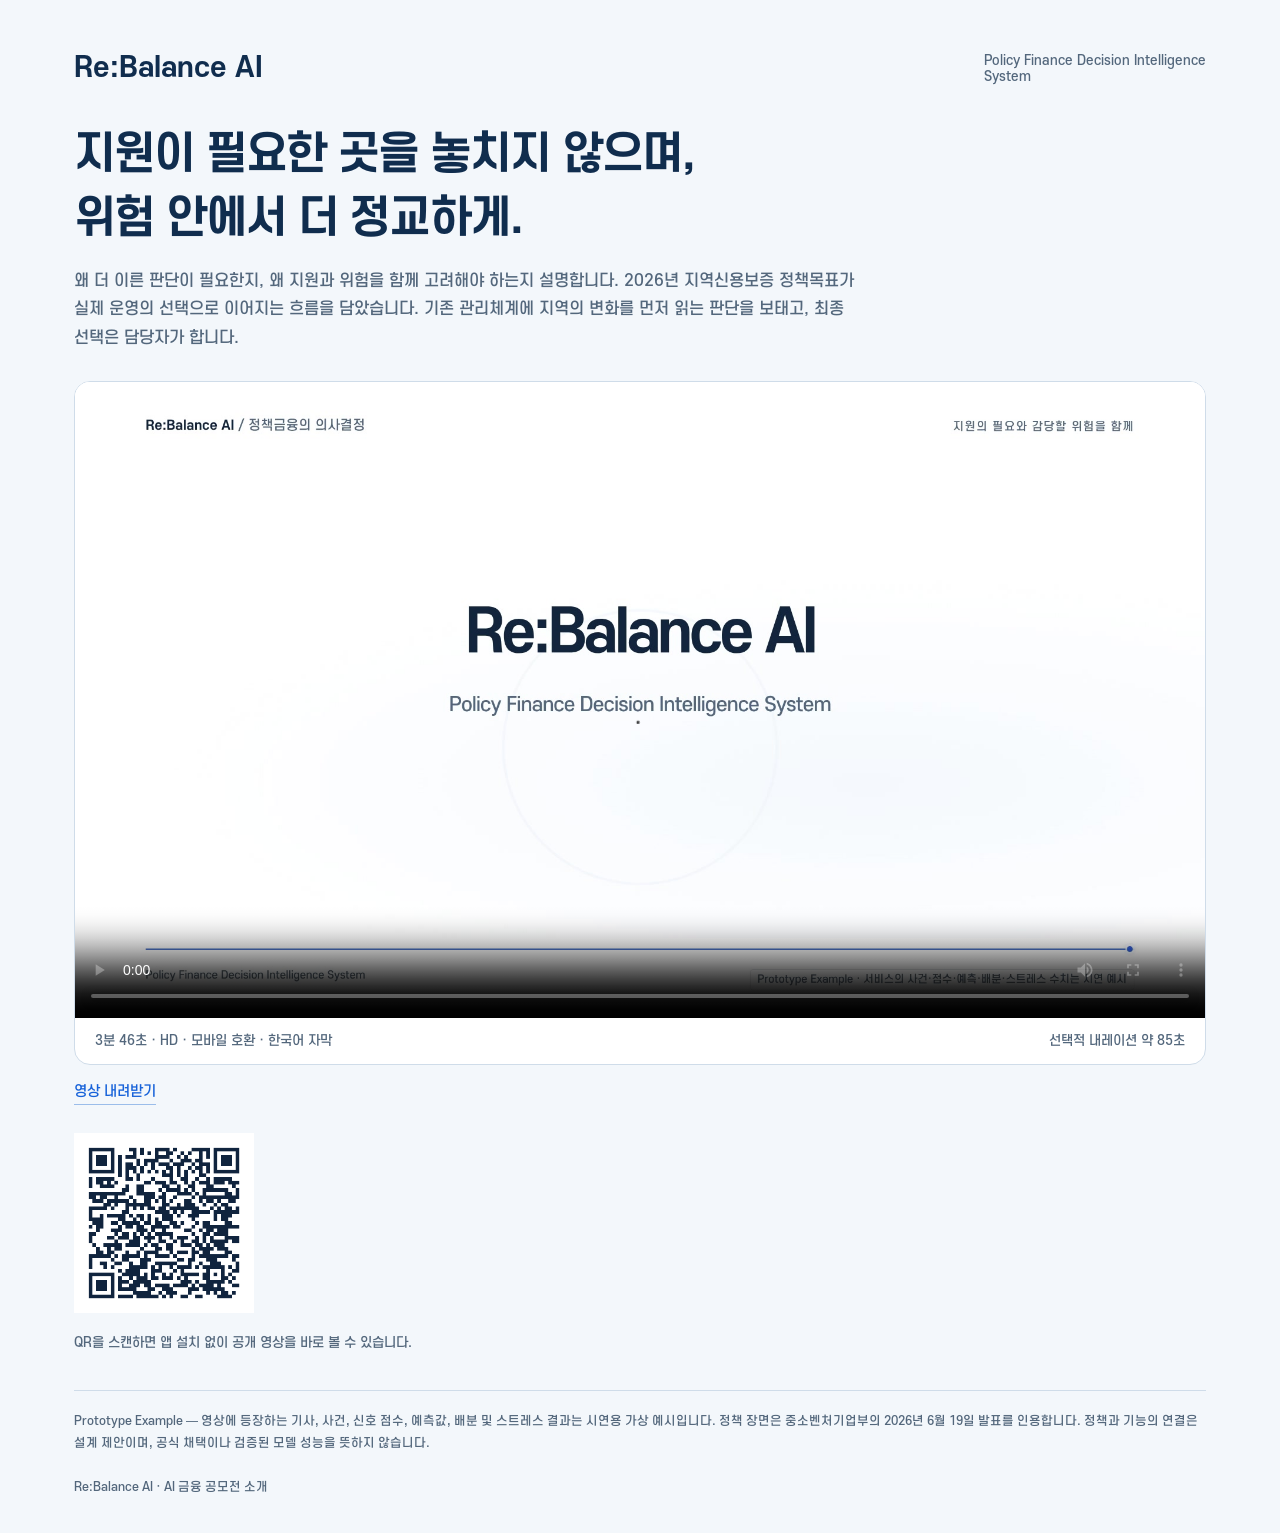
<file: watch/index.html>
<!doctype html>
<html lang="ko"><head><meta charset="utf-8"><meta name="viewport" content="width=device-width, initial-scale=1"><meta name="description" content="Re:Balance AI — 검증된 경제 신호에서 정책금융의 선택까지. 3분 46초 소개 영상."><title>Re:Balance AI | 3분 46초 소개 영상</title>
<style>@font-face{font-family:Dream;src:url(fonts/medium.woff);font-weight:400}@font-face{font-family:Dream;src:url(fonts/bold.woff);font-weight:700}*{box-sizing:border-box}body{margin:0;background:#f3f7fb;color:#102d4e;font-family:Dream,sans-serif}main{max-width:1180px;margin:auto;padding:52px 24px 38px}header{display:flex;justify-content:space-between;gap:20px;align-items:center;margin-bottom:24px}.brand{font-size:28px;font-weight:700}.tag{color:#53677c;font-size:13px}h1{font-size:clamp(27px,4vw,44px);line-height:1.45;letter-spacing:-.04em;margin:38px 0 10px}p{line-height:1.8;color:#53677c}.player{margin-top:28px;background:white;border:1px solid #cfdce9;border-radius:16px;overflow:hidden}video{display:block;width:100%;aspect-ratio:16/9;background:#fff}.meta{display:flex;justify-content:space-between;padding:15px 20px;gap:15px;color:#53677c;font-size:13px}.intro{max-width:780px;font-size:16px}.download{display:inline-block;margin-top:18px;color:#1762d9;font-size:14px;text-decoration:none;border-bottom:1px solid #9bbdea;padding-bottom:3px}.notice{margin-top:36px;border-top:1px solid #cfdce9;padding-top:20px;font-size:12px;max-width:100%}footer{font-size:12px;color:#53677c;margin-top:26px}@media(max-width:600px){main{padding:24px 16px}.brand{font-size:23px}.tag{font-size:10px}header{align-items:flex-start}.meta{font-size:11px;padding:12px}.intro{font-size:14px}h1{margin-top:26px}.notice{font-size:11px}}</style></head>
<body><main><header><div class="brand">Re:Balance AI</div><div class="tag">Policy Finance Decision Intelligence<br>System</div></header><h1>지원이 필요한 곳을 놓치지 않으며,<br>위험 안에서 더 정교하게.</h1><p class="intro">왜 더 이른 판단이 필요한지, 왜 지원과 위험을 함께 고려해야 하는지 설명합니다. 2026년 지역신용보증 정책목표가 실제 운영의 선택으로 이어지는 흐름을 담았습니다. 기존 관리체계에 지역의 변화를 먼저 읽는 판단을 보태고, 최종 선택은 담당자가 합니다.</p><section class="player" aria-label="Re:Balance AI 소개 영상"><video controls playsinline preload="metadata" poster="poster.jpg" aria-label="3분 46초 소개 영상"><source src="video.mp4" type="video/mp4">브라우저에서 영상을 재생할 수 없습니다. 아래 링크로 내려받으세요.</video><div class="meta"><span>3분 46초 · HD · 모바일 호환 · 한국어 자막</span><span id="version">선택적 내레이션 약 85초</span></div></section><a class="download" href="video-mobile.mp4" download="ReBalance-AI-mobile.mp4">영상 내려받기</a><div style="margin-top:28px"><img src="video-qr.png" width="180" height="180" alt="공개 소개 영상 바로보기 QR 코드"><p style="font-size:13px">QR을 스캔하면 앱 설치 없이 공개 영상을 바로 볼 수 있습니다.</p></div><p class="notice">Prototype Example — 영상에 등장하는 기사, 사건, 신호 점수, 예측값, 배분 및 스트레스 결과는 시연용 가상 예시입니다. 정책 장면은 중소벤처기업부의 2026년 6월 19일 발표를 인용합니다. 정책과 기능의 연결은 설계 제안이며, 공식 채택이나 검증된 모델 성능을 뜻하지 않습니다.</p><footer>Re:Balance AI · AI 금융 공모전 소개</footer></main></body></html>
</file>
